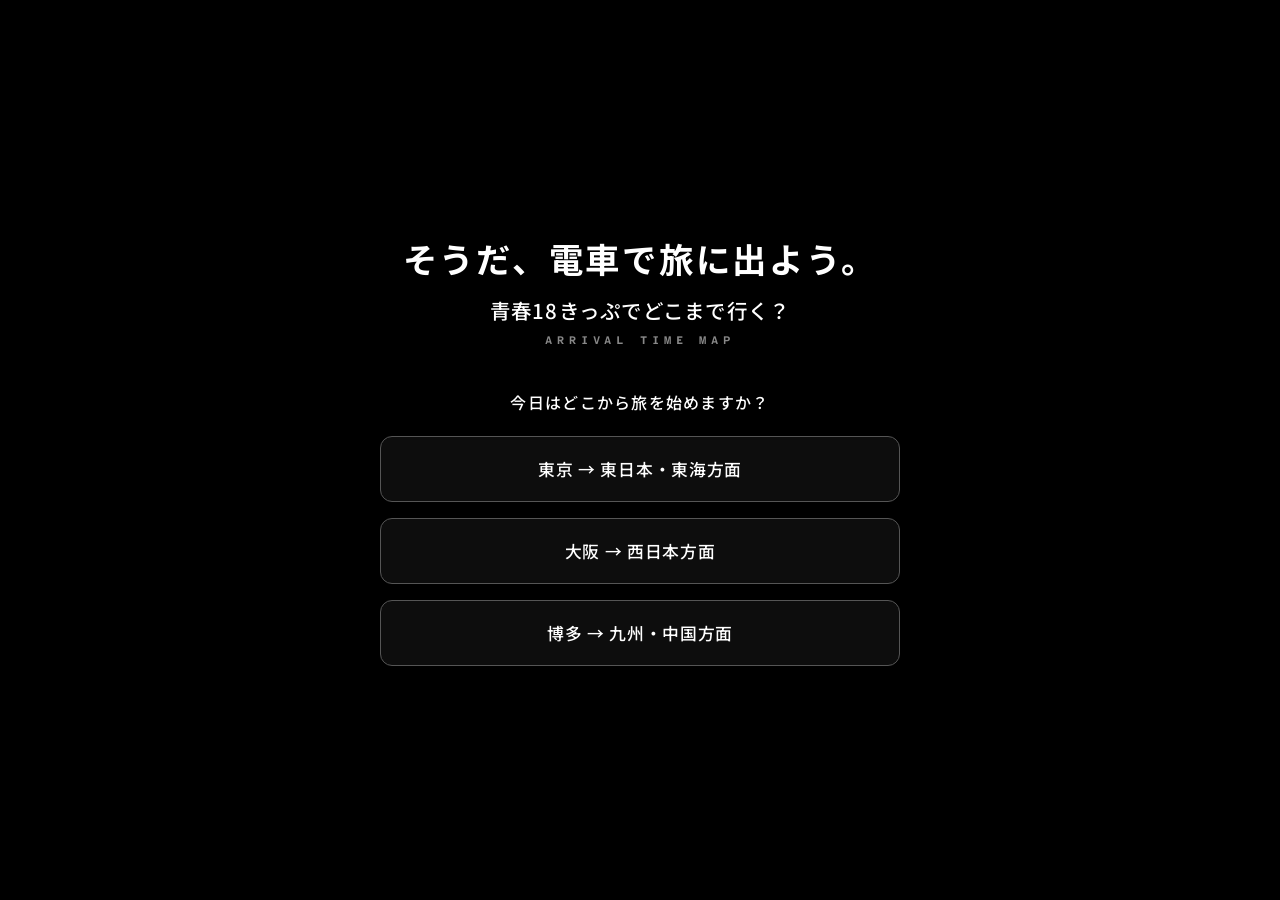
<file: index.html>
<!DOCTYPE html>
<html lang="ja">

<head>
    <meta charset="UTF-8">
    <meta name="viewport" content="width=device-width, initial-scale=1.0">
    <title>そうだ、電車で旅に出よう。</title>
    <link rel="preconnect" href="https://fonts.googleapis.com">
    <link rel="preconnect" href="https://fonts.gstatic.com" crossorigin>
    <link rel="stylesheet"
        href="https://fonts.googleapis.com/css2?family=Atkinson+Hyperlegible+Mono:wght@400;700&family=Noto+Sans+JP:wght@400;500;700&display=swap">
    <style>
        * {
            box-sizing: border-box;
        }

        body {
            margin: 0;
            min-height: 100vh;
            background: #000;
            color: #fff;
            font-family: "Noto Sans JP", sans-serif;
            display: flex;
            align-items: center;
            justify-content: center;
            text-align: center;
        }

        .container {
            width: 90%;
            max-width: 520px;
        }

        h1 {
            font-size: clamp(1.45rem, 5.4vw, 2.15rem);
            font-weight: 700;
            margin: 0 0 12px;
            letter-spacing: .08em;
            line-height: 1.45;
        }

        .lead {
            margin: 0 0 8px;
            font-size: clamp(1.05rem, 3.8vw, 1.28rem);
            font-weight: 500;
            letter-spacing: .06em;
        }

        .en {
            margin: 0 0 42px;
            font-family: "Atkinson Hyperlegible Mono", monospace;
            font-size: .72rem;
            font-weight: 700;
            color: #888;
            letter-spacing: .42em;
        }

        .ask {
            margin: 0 0 22px;
            font-size: 1rem;
            font-weight: 500;
            letter-spacing: .08em;
        }

        .buttons {
            display: flex;
            flex-direction: column;
            gap: 16px;
        }

        a {
            display: block;
            padding: 20px 18px;
            border: 1px solid #555;
            border-radius: 12px;
            background: rgba(255, 255, 255, .05);
            color: #fff;
            text-decoration: none;
            font-size: 1.05rem;
            font-weight: 500;
            letter-spacing: .04em;
            transition: .2s;
        }

        a:hover {
            background: rgba(255, 255, 255, .15);
            border-color: #f2c14e;
            color: #f2c14e;
        }
    </style>
    <link rel="stylesheet" href="sl-transition.css">
    <script>try{if(sessionStorage.getItem('sl-dir'))document.documentElement.classList.add('sl-wait')}catch(e){}</script>
</head>

<body>
    <main class="container">
        <h1>そうだ、電車で旅に出よう。</h1>
        <p class="lead">青春18きっぷでどこまで行く？</p>
        <p class="en">ARRIVAL TIME MAP</p>
        <p class="ask">今日はどこから旅を始めますか？</p>
        <div class="buttons">
            <a href="tokyo.html">東京 → 東日本・東海方面</a>
            <a href="osaka.html">大阪 → 西日本方面</a>
            <a href="hukuoka.html">博多 → 九州・中国方面</a>
        </div>
    </main>
    <script src="sl-transition.js"></script>
</body>

</html>
</file>
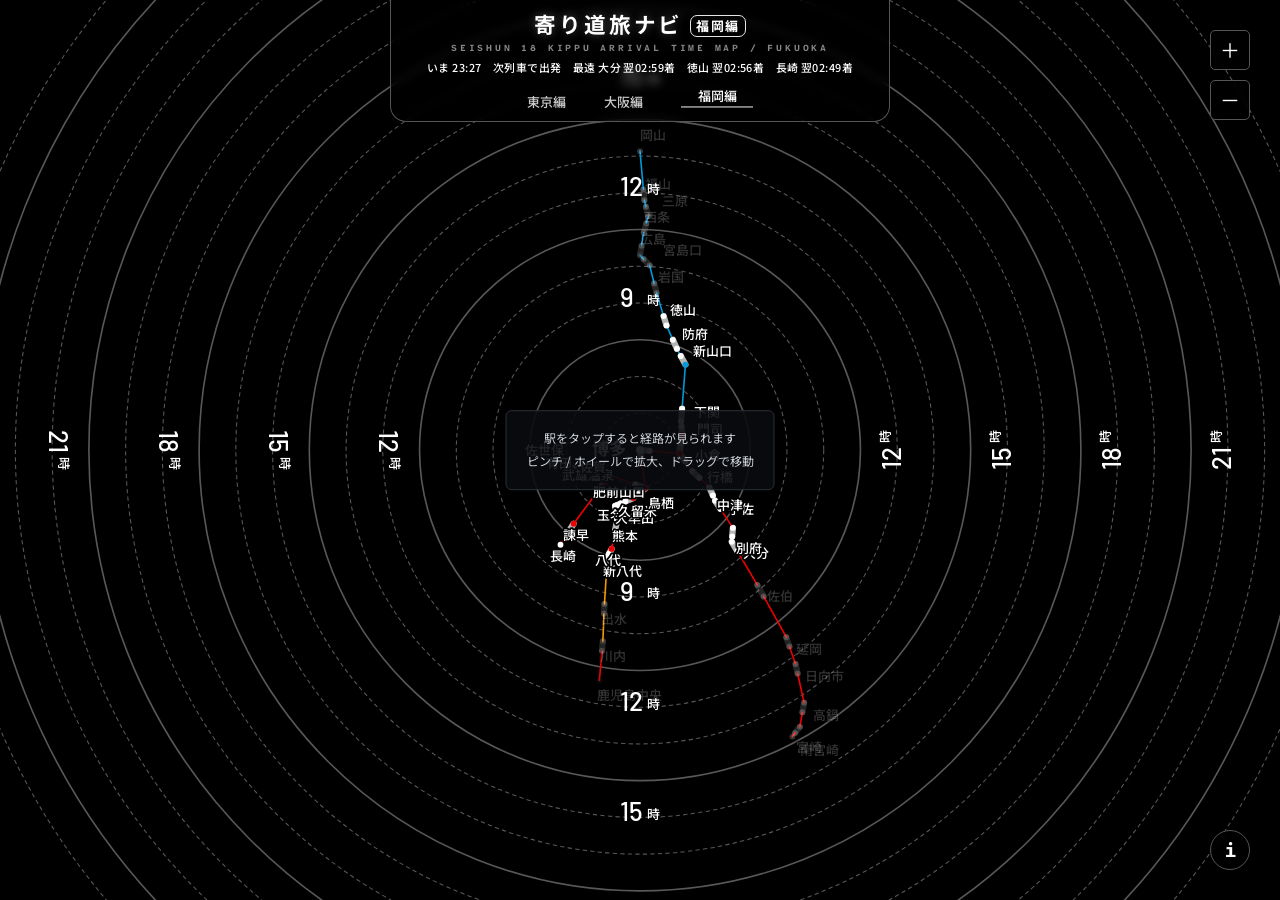
<file: hukuoka.html>
<!DOCTYPE html>
<html lang="ja">

<head>
  <meta charset="utf-8">
  <meta name="viewport" content="width=device-width, initial-scale=1, maximum-scale=1, user-scalable=no">
  <title>寄り道旅ナビ 福岡編</title>
  <meta name="description" content="いまの時刻から、青春18きっぷで次に乗れる列車をつないだときの各駅到着を等時線で表したマップです。">
  <link rel="preconnect" href="https://fonts.googleapis.com">
  <link rel="preconnect" href="https://fonts.gstatic.com" crossorigin>
  <link rel="stylesheet"
    href="https://fonts.googleapis.com/css2?family=Atkinson+Hyperlegible+Mono:wght@400;700&family=Barlow:wght@500&family=Hanken+Grotesk:wght@400;500;600&family=Noto+Sans+JP:wght@400;500;700&display=swap">
  <link rel="stylesheet" href="sl-transition.css">
  <script>try{if(sessionStorage.getItem('sl-dir'))document.documentElement.classList.add('sl-wait')}catch(e){}</script>
  <script>
    (function () {
      var u = navigator.userAgent,
        ios = /iPhone|iPad|iPod/.test(u) || (/Macintosh/.test(u) && navigator.maxTouchPoints > 1),
        mac = /Macintosh/.test(u) && /Safari/.test(u) && !/Chrome|Chromium|Edg|OPR|Android/.test(u);
      if (ios || mac) document.documentElement.classList.add('is-safari');
    })();
  </script>
  <link rel="stylesheet" href="common.css">
  <link rel="stylesheet" href="hukuoka.css">
</head>

<body>
  <svg id="map" preserveAspectRatio="xMidYMid slice" xmlns="http://www.w3.org/2000/svg" viewBox="0 0 595.3 841.9">
    <defs>
      <filter id="glow" filterUnits="userSpaceOnUse" x="0" y="0" width="595.3" height="841.9"
        color-interpolation-filters="sRGB">
        <feGaussianBlur in="SourceAlpha" stdDeviation="1.5" result="b1" />
        <feFlood flood-color="#f2c14e" flood-opacity="0.85" result="f1" />
        <feComposite in="f1" in2="b1" operator="in" result="g1" />
        <feGaussianBlur in="SourceAlpha" stdDeviation="4" result="b2" />
        <feFlood flood-color="#f2c14e" flood-opacity="0.5" result="f2" />
        <feComposite in="f2" in2="b2" operator="in" result="g2" />
        <feMerge>
          <feMergeNode in="g2" />
          <feMergeNode in="g2" />
          <feMergeNode in="g1" />
          <feMergeNode in="g1" />
          <feMergeNode in="SourceGraphic" />
        </feMerge>
      </filter>
      <filter id="glowPick" filterUnits="userSpaceOnUse" x="0" y="0" width="595.3" height="841.9"
        color-interpolation-filters="sRGB">
        <feGaussianBlur in="SourceAlpha" stdDeviation="2" result="b1" />
        <feFlood flood-color="#f2c14e" flood-opacity="1" result="f1" />
        <feComposite in="f1" in2="b1" operator="in" result="g1" />
        <feGaussianBlur in="SourceAlpha" stdDeviation="5" result="b2" />
        <feFlood flood-color="#f2c14e" flood-opacity="0.75" result="f2" />
        <feComposite in="f2" in2="b2" operator="in" result="g2" />
        <feMerge>
          <feMergeNode in="g2" />
          <feMergeNode in="g2" />
          <feMergeNode in="g1" />
          <feMergeNode in="g1" />
          <feMergeNode in="SourceGraphic" />
        </feMerge>
      </filter>
    </defs>
    <rect width="595.3" height="841.9" fill="#000" />
    <circle cx="365.7" cy="493.2" r="17.01" fill="none" stroke="#595757" stroke-width="0.5" stroke-dasharray="2,1.5" />
    <circle cx="365.7" cy="493.2" r="34.02" fill="none" stroke="#595757" stroke-width="0.5" stroke-dasharray="2,1.5" />
    <circle cx="365.7" cy="493.2" r="51.03" fill="none" stroke="#595757" stroke-width="0.75" />
    <circle cx="365.7" cy="493.2" r="68.04" fill="none" stroke="#595757" stroke-width="0.5" stroke-dasharray="2,1.5" />
    <circle cx="365.7" cy="493.2" r="85.05" fill="none" stroke="#595757" stroke-width="0.5" stroke-dasharray="2,1.5" />
    <circle cx="365.7" cy="493.2" r="102.06" fill="none" stroke="#595757" stroke-width="0.75" />
    <circle cx="365.7" cy="493.2" r="119.07" fill="none" stroke="#595757" stroke-width="0.5" stroke-dasharray="2,1.5" />
    <circle cx="365.7" cy="493.2" r="136.08" fill="none" stroke="#595757" stroke-width="0.5" stroke-dasharray="2,1.5" />
    <circle cx="365.7" cy="493.2" r="153.09" fill="none" stroke="#595757" stroke-width="0.75" />
    <circle cx="365.7" cy="493.2" r="170.10" fill="none" stroke="#595757" stroke-width="0.5" stroke-dasharray="2,1.5" />
    <circle cx="365.7" cy="493.2" r="187.11" fill="none" stroke="#595757" stroke-width="0.5" stroke-dasharray="2,1.5" />
    <circle cx="365.7" cy="493.2" r="204.12" fill="none" stroke="#595757" stroke-width="0.75" />
    <circle cx="365.7" cy="493.2" r="221.13" fill="none" stroke="#595757" stroke-width="0.5" stroke-dasharray="2,1.5" />
    <circle cx="365.7" cy="493.2" r="238.14" fill="none" stroke="#595757" stroke-width="0.5" stroke-dasharray="2,1.5" />
    <circle cx="365.7" cy="493.2" r="255.15" fill="none" stroke="#595757" stroke-width="0.75" />
    <circle cx="365.7" cy="493.2" r="272.16" fill="none" stroke="#595757" stroke-width="0.5" stroke-dasharray="2,1.5" />
    <circle cx="365.7" cy="493.2" r="289.17" fill="none" stroke="#595757" stroke-width="0.5" stroke-dasharray="2,1.5" />
    <circle cx="365.7" cy="493.2" r="306.18" fill="none" stroke="#595757" stroke-width="0.75" />
    <circle cx="365.7" cy="493.2" r="323.19" fill="none" stroke="#595757" stroke-width="0.5" stroke-dasharray="2,1.5" />
    <line data-e="博多&gt;小倉" data-sn="博多" x1="365.70" y1="493.20" x2="370.18" y2="493.59" stroke="#B5B5B6"
      stroke-width="2.9" stroke-linecap="round" />
    <line data-e="博多&gt;鳥栖" data-sn="博多" x1="365.70" y1="493.20" x2="366.33" y2="497.66" stroke="#B5B5B6"
      stroke-width="2.9" stroke-linecap="round" />
    <line data-e="小倉&gt;門司" data-sn="小倉" x1="384.06" y1="494.81" x2="384.64" y2="490.34" stroke="#B5B5B6"
      stroke-width="2.9" stroke-linecap="round" />
    <line data-e="小倉&gt;行橋" data-sn="小倉" x1="384.06" y1="494.81" x2="386.67" y2="498.47" stroke="#B5B5B6"
      stroke-width="2.9" stroke-linecap="round" />
    <line data-e="門司&gt;下関" data-sn="門司" x1="385.20" y1="486.10" x2="384.92" y2="482.24" stroke="#B5B5B6"
      stroke-width="2.9" stroke-linecap="round" />
    <line data-e="下関&gt;新山口" data-sn="下関" x1="384.74" y1="479.87" x2="385.18" y2="474.10" stroke="#B5B5B6"
      stroke-width="2.9" stroke-linecap="round" />
    <line data-e="新山口&gt;防府" data-sn="新山口" x1="386.73" y1="453.65" x2="384.59" y2="449.69" stroke="#B5B5B6"
      stroke-width="2.9" stroke-linecap="round" />
    <line data-e="防府&gt;徳山" data-sn="防府" x1="382.77" y1="446.31" x2="380.94" y2="442.20" stroke="#B5B5B6"
      stroke-width="2.9" stroke-linecap="round" />
    <line data-e="徳山&gt;岩国" data-sn="徳山" x1="377.96" y1="435.52" x2="376.64" y2="431.22" stroke="#B5B5B6"
      stroke-width="2.9" stroke-linecap="round" />
    <line data-e="岩国&gt;宮島口" data-sn="岩国" x1="373.35" y1="420.46" x2="372.26" y2="416.09" stroke="#B5B5B6"
      stroke-width="2.9" stroke-linecap="round" />
    <line data-e="宮島口&gt;広島" data-sn="宮島口" x1="370.18" y1="407.70" x2="367.40" y2="404.82" stroke="#B5B5B6"
      stroke-width="2.9" stroke-linecap="round" />
    <line data-e="広島&gt;西条" data-sn="広島" x1="365.70" y1="403.05" x2="366.44" y2="398.61" stroke="#B5B5B6"
      stroke-width="2.9" stroke-linecap="round" />
    <line data-e="西条&gt;三原" data-sn="西条" x1="367.46" y1="392.57" x2="368.61" y2="388.22" stroke="#B5B5B6"
      stroke-width="2.9" stroke-linecap="round" />
    <line data-e="三原&gt;福山" data-sn="三原" x1="369.48" y1="384.97" x2="368.44" y2="380.59" stroke="#B5B5B6"
      stroke-width="2.9" stroke-linecap="round" />
    <line data-e="福山&gt;岡山" data-sn="福山" x1="367.72" y1="377.55" x2="367.27" y2="372.56" stroke="#B5B5B6"
      stroke-width="2.9" stroke-linecap="round" />
    <line data-e="行橋&gt;中津" data-sn="行橋" x1="389.88" y1="502.97" x2="393.19" y2="506.03" stroke="#B5B5B6"
      stroke-width="2.9" stroke-linecap="round" />
    <line data-e="中津&gt;宇佐" data-sn="中津" x1="397.74" y1="510.24" x2="399.44" y2="514.22" stroke="#B5B5B6"
      stroke-width="2.9" stroke-linecap="round" />
    <line data-e="宇佐&gt;別府" data-sn="宇佐" x1="400.48" y1="516.66" x2="402.94" y2="520.43" stroke="#B5B5B6"
      stroke-width="2.9" stroke-linecap="round" />
    <line data-e="別府&gt;大分" data-sn="別府" x1="408.70" y1="529.28" x2="408.39" y2="533.26" stroke="#B5B5B6"
      stroke-width="2.9" stroke-linecap="round" />
    <line data-e="大分&gt;佐伯" data-sn="大分" x1="408.20" y1="535.70" x2="410.80" y2="540.09" stroke="#B5B5B6"
      stroke-width="2.9" stroke-linecap="round" />
    <line data-e="佐伯&gt;延岡" data-sn="佐伯" x1="420.01" y1="555.68" x2="422.96" y2="561.00" stroke="#B5B5B6"
      stroke-width="2.9" stroke-linecap="round" />
    <line data-e="延岡&gt;日向市" data-sn="延岡" x1="433.42" y1="579.88" x2="434.89" y2="584.13" stroke="#B5B5B6"
      stroke-width="2.9" stroke-linecap="round" />
    <line data-e="日向市&gt;高鍋" data-sn="日向市" x1="437.69" y1="592.28" x2="438.66" y2="596.67" stroke="#B5B5B6"
      stroke-width="2.9" stroke-linecap="round" />
    <line data-e="高鍋&gt;宮崎" data-sn="高鍋" x1="441.67" y1="610.18" x2="440.89" y2="614.61" stroke="#B5B5B6"
      stroke-width="2.9" stroke-linecap="round" />
    <line data-e="宮崎&gt;南宮崎" data-sn="宮崎" x1="439.69" y1="621.36" x2="437.55" y2="624.15" stroke="#B5B5B6"
      stroke-width="2.9" stroke-linecap="round" />
    <line data-e="鳥栖&gt;久留米" data-sn="鳥栖" x1="368.19" y1="510.89" x2="364.71" y2="513.71" stroke="#B5B5B6"
      stroke-width="2.9" stroke-linecap="round" />
    <line data-e="鳥栖&gt;佐賀" data-sn="鳥栖" x1="368.19" y1="510.89" x2="363.51" y2="509.19" stroke="#B5B5B6"
      stroke-width="2.9" stroke-linecap="round" />
    <line data-e="久留米&gt;大牟田" data-sn="久留米" x1="362.58" y1="515.43" x2="358.92" y2="517.01" stroke="#B5B5B6"
      stroke-width="2.9" stroke-linecap="round" />
    <line data-e="大牟田&gt;玉名" data-sn="大牟田" x1="356.68" y1="517.98" x2="355.12" y2="518.67" stroke="#B5B5B6"
      stroke-width="2.9" stroke-linecap="round" />
    <line data-e="玉名&gt;熊本" data-sn="玉名" x1="354.17" y1="519.10" x2="354.69" y2="523.44" stroke="#B5B5B6"
      stroke-width="2.9" stroke-linecap="round" />
    <line data-e="熊本&gt;八代" data-sn="熊本" x1="355.01" y1="526.09" x2="354.17" y2="530.52" stroke="#B5B5B6"
      stroke-width="2.9" stroke-linecap="round" />
    <line data-e="八代&gt;新八代" data-sn="八代" x1="352.57" y1="538.98" x2="351.36" y2="541.19" stroke="#B5B5B6"
      stroke-width="2.9" stroke-linecap="round" />
    <line data-e="新八代&gt;出水" data-sn="新八代" x1="350.61" y1="542.54" x2="350.31" y2="547.37" stroke="#B5B5B6"
      stroke-width="2.9" stroke-linecap="round" />
    <line data-e="出水&gt;川内" data-sn="出水" x1="349.25" y1="564.47" x2="349.05" y2="568.96" stroke="#B5B5B6"
      stroke-width="2.9" stroke-linecap="round" />
    <line data-e="川内&gt;鹿児島中央" data-sn="川内" x1="348.50" y1="581.70" x2="348.10" y2="586.18" stroke="#B5B5B6"
      stroke-width="2.9" stroke-linecap="round" />
    <line data-e="佐賀&gt;肥前山口" data-sn="佐賀" x1="346.93" y1="503.18" x2="348.38" y2="506.17" stroke="#B5B5B6"
      stroke-width="2.9" stroke-linecap="round" />
    <line data-e="佐賀&gt;武雄温泉" data-sn="佐賀" x1="346.93" y1="503.18" x2="342.43" y2="502.96" stroke="#B5B5B6"
      stroke-width="2.9" stroke-linecap="round" />
    <line data-e="肥前山口&gt;諫早" data-sn="肥前山口" x1="349.27" y1="508.00" x2="346.12" y2="512.25" stroke="#B5B5B6"
      stroke-width="2.9" stroke-linecap="round" />
    <line data-e="諫早&gt;長崎" data-sn="諫早" x1="334.97" y1="527.33" x2="332.59" y2="531.15" stroke="#B5B5B6"
      stroke-width="2.9" stroke-linecap="round" />
    <line data-e="武雄温泉&gt;有田" data-sn="武雄温泉" x1="336.58" y1="502.66" x2="332.70" y2="500.38" stroke="#B5B5B6"
      stroke-width="2.9" stroke-linecap="round" />
    <line data-e="有田&gt;佐世保" data-sn="有田" x1="329.20" y1="498.33" x2="325.25" y2="496.18" stroke="#B5B5B6"
      stroke-width="2.9" stroke-linecap="round" />
    <line data-e="博多&gt;小倉" x1="370.18" y1="493.59" x2="384.06" y2="494.81" stroke="#F00000" stroke-width="0.75"
      stroke-linecap="round" />
    <line data-e="博多&gt;鳥栖" x1="366.33" y1="497.66" x2="368.19" y2="510.89" stroke="#F00000" stroke-width="0.75"
      stroke-linecap="round" />
    <line data-e="小倉&gt;門司" x1="384.64" y1="490.34" x2="385.20" y2="486.10" stroke="#F00000" stroke-width="0.75"
      stroke-linecap="round" />
    <line data-e="小倉&gt;行橋" x1="386.67" y1="498.47" x2="389.88" y2="502.97" stroke="#F00000" stroke-width="0.75"
      stroke-linecap="round" />
    <line data-e="門司&gt;下関" x1="384.92" y1="482.24" x2="384.74" y2="479.87" stroke="#0099D9" stroke-width="0.75"
      stroke-linecap="round" />
    <line data-e="下関&gt;新山口" x1="385.18" y1="474.10" x2="386.73" y2="453.65" stroke="#0099D9" stroke-width="0.75"
      stroke-linecap="round" />
    <line data-e="新山口&gt;防府" x1="384.59" y1="449.69" x2="382.77" y2="446.31" stroke="#0099D9" stroke-width="0.75"
      stroke-linecap="round" />
    <line data-e="防府&gt;徳山" x1="380.94" y1="442.20" x2="377.96" y2="435.52" stroke="#0099D9" stroke-width="0.75"
      stroke-linecap="round" />
    <line data-e="徳山&gt;岩国" x1="376.64" y1="431.22" x2="373.35" y2="420.46" stroke="#0099D9" stroke-width="0.75"
      stroke-linecap="round" />
    <line data-e="岩国&gt;宮島口" x1="372.26" y1="416.09" x2="370.18" y2="407.70" stroke="#0099D9" stroke-width="0.75"
      stroke-linecap="round" />
    <line data-e="宮島口&gt;広島" x1="367.40" y1="404.82" x2="365.70" y2="403.05" stroke="#0099D9" stroke-width="0.75"
      stroke-linecap="round" />
    <line data-e="広島&gt;西条" x1="366.44" y1="398.61" x2="367.46" y2="392.57" stroke="#0099D9" stroke-width="0.75"
      stroke-linecap="round" />
    <line data-e="西条&gt;三原" x1="368.61" y1="388.22" x2="369.48" y2="384.97" stroke="#0099D9" stroke-width="0.75"
      stroke-linecap="round" />
    <line data-e="三原&gt;福山" x1="368.44" y1="380.59" x2="367.72" y2="377.55" stroke="#0099D9" stroke-width="0.75"
      stroke-linecap="round" />
    <line data-e="福山&gt;岡山" x1="367.27" y1="372.56" x2="365.70" y2="354.85" stroke="#0099D9" stroke-width="0.75"
      stroke-linecap="round" />
    <line data-e="行橋&gt;中津" x1="393.19" y1="506.03" x2="397.74" y2="510.24" stroke="#F00000" stroke-width="0.75"
      stroke-linecap="round" />
    <line data-e="中津&gt;宇佐" x1="399.44" y1="514.22" x2="400.48" y2="516.66" stroke="#F00000" stroke-width="0.75"
      stroke-linecap="round" />
    <line data-e="宇佐&gt;別府" x1="402.94" y1="520.43" x2="408.70" y2="529.28" stroke="#F00000" stroke-width="0.75"
      stroke-linecap="round" />
    <line data-e="別府&gt;大分" x1="408.39" y1="533.26" x2="408.20" y2="535.70" stroke="#F00000" stroke-width="0.75"
      stroke-linecap="round" />
    <line data-e="大分&gt;佐伯" x1="410.80" y1="540.09" x2="420.01" y2="555.68" stroke="#F00000" stroke-width="0.75"
      stroke-linecap="round" />
    <line data-e="佐伯&gt;延岡" x1="422.96" y1="561.00" x2="433.42" y2="579.88" stroke="#F00000" stroke-width="0.75"
      stroke-linecap="round" />
    <line data-e="延岡&gt;日向市" x1="434.89" y1="584.13" x2="437.69" y2="592.28" stroke="#F00000" stroke-width="0.75"
      stroke-linecap="round" />
    <line data-e="日向市&gt;高鍋" x1="438.66" y1="596.67" x2="441.67" y2="610.18" stroke="#F00000" stroke-width="0.75"
      stroke-linecap="round" />
    <line data-e="高鍋&gt;宮崎" x1="440.89" y1="614.61" x2="439.69" y2="621.36" stroke="#F00000" stroke-width="0.75"
      stroke-linecap="round" />
    <line data-e="宮崎&gt;南宮崎" x1="437.55" y1="624.15" x2="436.24" y2="625.87" stroke="#F00000" stroke-width="0.75"
      stroke-linecap="round" />
    <line data-e="鳥栖&gt;久留米" x1="364.71" y1="513.71" x2="362.58" y2="515.43" stroke="#F00000" stroke-width="0.75"
      stroke-linecap="round" />
    <line data-e="鳥栖&gt;佐賀" x1="363.51" y1="509.19" x2="346.93" y2="503.18" stroke="#F00000" stroke-width="0.75"
      stroke-linecap="round" />
    <line data-e="久留米&gt;大牟田" x1="358.92" y1="517.01" x2="356.68" y2="517.98" stroke="#F00000" stroke-width="0.75"
      stroke-linecap="round" />
    <line data-e="大牟田&gt;玉名" x1="355.12" y1="518.67" x2="354.17" y2="519.10" stroke="#F00000" stroke-width="0.75"
      stroke-linecap="round" />
    <line data-e="玉名&gt;熊本" x1="354.69" y1="523.44" x2="355.01" y2="526.09" stroke="#F00000" stroke-width="0.75"
      stroke-linecap="round" />
    <line data-e="熊本&gt;八代" x1="354.17" y1="530.52" x2="352.57" y2="538.98" stroke="#F00000" stroke-width="0.75"
      stroke-linecap="round" />
    <line data-e="八代&gt;新八代" x1="351.36" y1="541.19" x2="350.61" y2="542.54" stroke="#F00000" stroke-width="0.75"
      stroke-linecap="round" />
    <line data-e="新八代&gt;出水" x1="350.31" y1="547.37" x2="349.25" y2="564.47" stroke="#F39800" stroke-width="0.75"
      stroke-linecap="round" />
    <line data-e="出水&gt;川内" x1="349.05" y1="568.96" x2="348.50" y2="581.70" stroke="#F39800" stroke-width="0.75"
      stroke-linecap="round" />
    <line data-e="川内&gt;鹿児島中央" x1="348.10" y1="586.18" x2="346.89" y2="599.85" stroke="#F00000" stroke-width="0.75"
      stroke-linecap="round" />
    <line data-e="佐賀&gt;肥前山口" x1="348.38" y1="506.17" x2="349.27" y2="508.00" stroke="#F00000" stroke-width="0.75"
      stroke-linecap="round" />
    <line data-e="佐賀&gt;武雄温泉" x1="342.43" y1="502.96" x2="336.58" y2="502.66" stroke="#F00000" stroke-width="0.75"
      stroke-linecap="round" />
    <line data-e="肥前山口&gt;諫早" x1="346.12" y1="512.25" x2="334.97" y2="527.33" stroke="#F00000" stroke-width="0.75"
      stroke-linecap="round" />
    <line data-e="諫早&gt;長崎" x1="332.59" y1="531.15" x2="328.89" y2="537.07" stroke="#F00000" stroke-width="0.75"
      stroke-linecap="round" />
    <line data-e="武雄温泉&gt;有田" x1="332.70" y1="500.38" x2="329.20" y2="498.33" stroke="#F00000" stroke-width="0.75"
      stroke-linecap="round" />
    <line data-e="有田&gt;佐世保" x1="325.25" y1="496.18" x2="319.77" y2="493.20" stroke="#F00000" stroke-width="0.75"
      stroke-linecap="round" />
    <circle data-e="博多&gt;小倉" data-sn="博多" cx="370.18" cy="493.59" r="1.35" fill="#fff" />
    <circle data-e="博多&gt;鳥栖" data-sn="博多" cx="366.33" cy="497.66" r="1.35" fill="#fff" />
    <circle data-e="小倉&gt;門司" data-sn="小倉" cx="384.64" cy="490.34" r="1.35" fill="#fff" />
    <circle data-e="小倉&gt;行橋" data-sn="小倉" cx="386.67" cy="498.47" r="1.35" fill="#fff" />
    <circle data-e="門司&gt;下関" data-sn="門司" cx="384.92" cy="482.24" r="1.35" fill="#fff" />
    <circle data-e="下関&gt;新山口" data-sn="下関" cx="385.18" cy="474.10" r="1.35" fill="#fff" />
    <circle data-e="新山口&gt;防府" data-sn="新山口" cx="384.59" cy="449.69" r="1.35" fill="#fff" />
    <circle data-e="防府&gt;徳山" data-sn="防府" cx="380.94" cy="442.20" r="1.35" fill="#fff" />
    <circle data-e="徳山&gt;岩国" data-sn="徳山" cx="376.64" cy="431.22" r="1.35" fill="#fff" />
    <circle data-e="岩国&gt;宮島口" data-sn="岩国" cx="372.26" cy="416.09" r="1.35" fill="#fff" />
    <circle data-e="宮島口&gt;広島" data-sn="宮島口" cx="367.40" cy="404.82" r="1.35" fill="#fff" />
    <circle data-e="広島&gt;西条" data-sn="広島" cx="366.44" cy="398.61" r="1.35" fill="#fff" />
    <circle data-e="西条&gt;三原" data-sn="西条" cx="368.61" cy="388.22" r="1.35" fill="#fff" />
    <circle data-e="三原&gt;福山" data-sn="三原" cx="368.44" cy="380.59" r="1.35" fill="#fff" />
    <circle data-e="福山&gt;岡山" data-sn="福山" cx="367.27" cy="372.56" r="1.35" fill="#fff" />
    <circle data-e="行橋&gt;中津" data-sn="行橋" cx="393.19" cy="506.03" r="1.35" fill="#fff" />
    <circle data-e="中津&gt;宇佐" data-sn="中津" cx="399.44" cy="514.22" r="1.35" fill="#fff" />
    <circle data-e="宇佐&gt;別府" data-sn="宇佐" cx="402.94" cy="520.43" r="1.35" fill="#fff" />
    <circle data-e="別府&gt;大分" data-sn="別府" cx="408.39" cy="533.26" r="1.35" fill="#fff" />
    <circle data-e="大分&gt;佐伯" data-sn="大分" cx="410.80" cy="540.09" r="1.35" fill="#fff" />
    <circle data-e="佐伯&gt;延岡" data-sn="佐伯" cx="422.96" cy="561.00" r="1.35" fill="#fff" />
    <circle data-e="延岡&gt;日向市" data-sn="延岡" cx="434.89" cy="584.13" r="1.35" fill="#fff" />
    <circle data-e="日向市&gt;高鍋" data-sn="日向市" cx="438.66" cy="596.67" r="1.35" fill="#fff" />
    <circle data-e="高鍋&gt;宮崎" data-sn="高鍋" cx="440.89" cy="614.61" r="1.35" fill="#fff" />
    <circle data-e="宮崎&gt;南宮崎" data-sn="宮崎" cx="437.55" cy="624.15" r="1.35" fill="#fff" />
    <circle data-e="鳥栖&gt;久留米" data-sn="鳥栖" cx="364.71" cy="513.71" r="1.35" fill="#fff" />
    <circle data-e="鳥栖&gt;佐賀" data-sn="鳥栖" cx="363.51" cy="509.19" r="1.35" fill="#fff" />
    <circle data-e="久留米&gt;大牟田" data-sn="久留米" cx="358.92" cy="517.01" r="1.35" fill="#fff" />
    <circle data-e="大牟田&gt;玉名" data-sn="大牟田" cx="355.12" cy="518.67" r="1.35" fill="#fff" />
    <circle data-e="玉名&gt;熊本" data-sn="玉名" cx="354.69" cy="523.44" r="1.35" fill="#fff" />
    <circle data-e="熊本&gt;八代" data-sn="熊本" cx="354.17" cy="530.52" r="1.35" fill="#fff" />
    <circle data-e="八代&gt;新八代" data-sn="八代" cx="351.36" cy="541.19" r="1.35" fill="#fff" />
    <circle data-e="新八代&gt;出水" data-sn="新八代" cx="350.31" cy="547.37" r="1.35" fill="#fff" />
    <circle data-e="出水&gt;川内" data-sn="出水" cx="349.05" cy="568.96" r="1.35" fill="#fff" />
    <circle data-e="川内&gt;鹿児島中央" data-sn="川内" cx="348.10" cy="586.18" r="1.35" fill="#fff" />
    <circle data-e="佐賀&gt;肥前山口" data-sn="佐賀" cx="348.38" cy="506.17" r="1.35" fill="#fff" />
    <circle data-e="佐賀&gt;武雄温泉" data-sn="佐賀" cx="342.43" cy="502.96" r="1.35" fill="#fff" />
    <circle data-e="肥前山口&gt;諫早" data-sn="肥前山口" cx="346.12" cy="512.25" r="1.35" fill="#fff" />
    <circle data-e="諫早&gt;長崎" data-sn="諫早" cx="332.59" cy="531.15" r="1.35" fill="#fff" />
    <circle data-e="武雄温泉&gt;有田" data-sn="武雄温泉" cx="332.70" cy="500.38" r="1.35" fill="#fff" />
    <circle data-e="有田&gt;佐世保" data-sn="有田" cx="325.25" cy="496.18" r="1.35" fill="#fff" />
    <circle class="onl" data-onl="博多" cx="365.70" cy="493.20" r="1.55" fill="#fff" />
    <circle class="onl" data-onl="小倉" cx="384.06" cy="494.81" r="1.55" fill="#fff" />
    <circle class="onl" data-onl="門司" cx="385.20" cy="486.10" r="1.55" fill="#fff" />
    <circle class="onl" data-onl="下関" cx="384.74" cy="479.87" r="1.55" fill="#fff" />
    <circle class="onl" data-onl="新山口" cx="386.73" cy="453.65" r="1.55" fill="#fff" />
    <circle class="onl" data-onl="徳山" cx="377.96" cy="435.52" r="1.55" fill="#fff" />
    <circle class="onl" data-onl="岩国" cx="373.35" cy="420.46" r="1.55" fill="#fff" />
    <circle class="onl" data-onl="広島" cx="365.70" cy="403.05" r="1.55" fill="#fff" />
    <circle class="onl" data-onl="福山" cx="367.72" cy="377.55" r="1.55" fill="#fff" />
    <circle class="onl" data-onl="岡山" cx="365.70" cy="354.85" r="1.55" fill="#fff" />
    <circle class="onl" data-onl="行橋" cx="389.88" cy="502.97" r="1.55" fill="#fff" />
    <circle class="onl" data-onl="中津" cx="397.74" cy="510.24" r="1.55" fill="#fff" />
    <circle class="onl" data-onl="宇佐" cx="400.48" cy="516.66" r="1.55" fill="#fff" />
    <circle class="onl" data-onl="別府" cx="408.70" cy="529.28" r="1.55" fill="#fff" />
    <circle class="onl" data-onl="大分" cx="408.20" cy="535.70" r="1.55" fill="#fff" />
    <circle class="onl" data-onl="佐伯" cx="420.01" cy="555.68" r="1.55" fill="#fff" />
    <circle class="onl" data-onl="延岡" cx="433.42" cy="579.88" r="1.55" fill="#fff" />
    <circle class="onl" data-onl="南宮崎" cx="436.24" cy="625.87" r="1.55" fill="#fff" />
    <circle class="onl" data-onl="宮崎" cx="439.69" cy="621.36" r="1.55" fill="#fff" />
    <circle class="onl" data-onl="鳥栖" cx="368.19" cy="510.89" r="1.55" fill="#fff" />
    <circle class="onl" data-onl="久留米" cx="362.58" cy="515.43" r="1.55" fill="#fff" />
    <circle class="onl" data-onl="大牟田" cx="356.68" cy="517.98" r="1.55" fill="#fff" />
    <circle class="onl" data-onl="熊本" cx="355.01" cy="526.09" r="1.55" fill="#fff" />
    <circle class="onl" data-onl="八代" cx="352.57" cy="538.98" r="1.55" fill="#fff" />
    <circle class="onl" data-onl="出水" cx="349.25" cy="564.47" r="1.55" fill="#fff" />
    <circle class="onl" data-onl="川内" cx="348.50" cy="581.70" r="1.55" fill="#fff" />
    <circle class="onl" data-onl="鹿児島中央" cx="346.89" cy="599.85" r="1.55" fill="#fff" />
    <circle class="onl" data-onl="佐賀" cx="346.93" cy="503.18" r="1.55" fill="#fff" />
    <circle class="onl" data-onl="諫早" cx="334.97" cy="527.33" r="1.55" fill="#fff" />
    <circle class="onl" data-onl="長崎" cx="328.89" cy="537.07" r="1.55" fill="#fff" />
    <circle class="onl" data-onl="武雄温泉" cx="336.58" cy="502.66" r="1.55" fill="#fff" />
    <circle class="onl" data-onl="佐世保" cx="319.77" cy="493.20" r="1.55" fill="#fff" />
    <circle class="onl" data-onl="防府" cx="382.77" cy="446.31" r="1.55" fill="#fff" />
    <circle class="onl" data-onl="宮島口" cx="370.18" cy="407.70" r="1.55" fill="#fff" />
    <circle class="onl" data-onl="西条" cx="367.46" cy="392.57" r="1.55" fill="#fff" />
    <circle class="onl" data-onl="三原" cx="369.48" cy="384.97" r="1.55" fill="#fff" />
    <circle class="onl" data-onl="玉名" cx="354.17" cy="519.10" r="1.55" fill="#fff" />
    <circle class="onl" data-onl="新八代" cx="350.61" cy="542.54" r="1.55" fill="#fff" />
    <circle class="onl" data-onl="肥前山口" cx="349.27" cy="508.00" r="1.55" fill="#fff" />
    <circle class="onl" data-onl="有田" cx="329.20" cy="498.33" r="1.55" fill="#fff" />
    <circle class="onl" data-onl="日向市" cx="437.69" cy="592.28" r="1.55" fill="#fff" />
    <circle class="onl" data-onl="高鍋" cx="441.67" cy="610.18" r="1.55" fill="#fff" />
    <circle data-st="博多" data-sn="博多" cx="365.70" cy="493.20" r="1.85" fill="#fff" />
    <circle data-st="小倉" data-sn="小倉" cx="384.06" cy="494.81" r="1.35" fill="#F00000" />
    <circle data-st="門司" data-sn="門司" cx="385.20" cy="486.10" r="1.35" fill="#F00000" />
    <circle data-st="下関" data-sn="下関" cx="384.74" cy="479.87" r="1.35" fill="#fff" />
    <circle data-st="新山口" data-sn="新山口" cx="386.73" cy="453.65" r="1.35" fill="#0099D9" />
    <circle data-st="徳山" data-sn="徳山" cx="377.96" cy="435.52" r="1.35" fill="#fff" />
    <circle data-st="岩国" data-sn="岩国" cx="373.35" cy="420.46" r="1.35" fill="#fff" />
    <circle data-st="広島" data-sn="広島" cx="365.70" cy="403.05" r="1.35" fill="#0099D9" />
    <circle data-st="福山" data-sn="福山" cx="367.72" cy="377.55" r="1.35" fill="#fff" />
    <circle data-st="岡山" data-sn="岡山" cx="365.70" cy="354.85" r="1.35" fill="#fff" />
    <circle data-st="行橋" data-sn="行橋" cx="389.88" cy="502.97" r="1.35" fill="#fff" />
    <circle data-st="中津" data-sn="中津" cx="397.74" cy="510.24" r="1.35" fill="#fff" />
    <circle data-st="宇佐" data-sn="宇佐" cx="400.48" cy="516.66" r="1.35" fill="#fff" />
    <circle data-st="別府" data-sn="別府" cx="408.70" cy="529.28" r="1.35" fill="#fff" />
    <circle data-st="大分" data-sn="大分" cx="408.20" cy="535.70" r="1.35" fill="#F00000" />
    <circle data-st="佐伯" data-sn="佐伯" cx="420.01" cy="555.68" r="1.35" fill="#fff" />
    <circle data-st="延岡" data-sn="延岡" cx="433.42" cy="579.88" r="1.35" fill="#fff" />
    <circle data-st="南宮崎" data-sn="南宮崎" cx="436.24" cy="625.87" r="1.35" fill="#fff" />
    <circle data-st="宮崎" data-sn="宮崎" cx="439.69" cy="621.36" r="1.35" fill="#fff" />
    <circle data-st="鳥栖" data-sn="鳥栖" cx="368.19" cy="510.89" r="1.35" fill="#F00000" />
    <circle data-st="久留米" data-sn="久留米" cx="362.58" cy="515.43" r="1.35" fill="#F00000" />
    <circle data-st="大牟田" data-sn="大牟田" cx="356.68" cy="517.98" r="1.35" fill="#fff" />
    <circle data-st="熊本" data-sn="熊本" cx="355.01" cy="526.09" r="1.35" fill="#F00000" />
    <circle data-st="八代" data-sn="八代" cx="352.57" cy="538.98" r="1.35" fill="#F00000" />
    <circle data-st="出水" data-sn="出水" cx="349.25" cy="564.47" r="1.35" fill="#fff" />
    <circle data-st="川内" data-sn="川内" cx="348.50" cy="581.70" r="1.35" fill="#F39800" />
    <circle data-st="鹿児島中央" data-sn="鹿児島中央" cx="346.89" cy="599.85" r="1.35" fill="#F00000" />
    <circle data-st="佐賀" data-sn="佐賀" cx="346.93" cy="503.18" r="1.35" fill="#F00000" />
    <circle data-st="諫早" data-sn="諫早" cx="334.97" cy="527.33" r="1.35" fill="#F00000" />
    <circle data-st="長崎" data-sn="長崎" cx="328.89" cy="537.07" r="1.35" fill="#fff" />
    <circle data-st="武雄温泉" data-sn="武雄温泉" cx="336.58" cy="502.66" r="1.35" fill="#fff" />
    <circle data-st="佐世保" data-sn="佐世保" cx="319.77" cy="493.20" r="1.35" fill="#fff" />
    <circle data-st="防府" data-sn="防府" cx="382.77" cy="446.31" r="1.35" fill="#fff" />
    <circle data-st="宮島口" data-sn="宮島口" cx="370.18" cy="407.70" r="1.35" fill="#fff" />
    <circle data-st="西条" data-sn="西条" cx="367.46" cy="392.57" r="1.35" fill="#fff" />
    <circle data-st="三原" data-sn="三原" cx="369.48" cy="384.97" r="1.35" fill="#fff" />
    <circle data-st="玉名" data-sn="玉名" cx="354.17" cy="519.10" r="1.35" fill="#fff" />
    <circle data-st="新八代" data-sn="新八代" cx="350.61" cy="542.54" r="1.35" fill="#fff" />
    <circle data-st="肥前山口" data-sn="肥前山口" cx="349.27" cy="508.00" r="1.35" fill="#F00000" />
    <circle data-st="有田" data-sn="有田" cx="329.20" cy="498.33" r="1.35" fill="#fff" />
    <circle data-st="日向市" data-sn="日向市" cx="437.69" cy="592.28" r="1.35" fill="#fff" />
    <circle data-st="高鍋" data-sn="高鍋" cx="441.67" cy="610.18" r="1.35" fill="#fff" />
    <g data-st="南宮崎" data-sn="南宮崎" data-dx="0.00" data-dy="0.00"><text x="439.62" y="634.42" fill="none"
        stroke="#000000" stroke-width="1.6" stroke-linejoin="round" font-size="6" font-weight="500"
        font-family="'Noto Sans JP', sans-serif">南宮崎</text><text x="439.62" y="634.42" fill="#fff" font-size="6"
        font-weight="500" font-family="'Noto Sans JP', sans-serif">南宮崎</text></g>
    <g data-st="宮崎" data-sn="宮崎" data-dx="0.00" data-dy="0.00"><text x="438.10" y="632.80" fill="none" stroke="#000000"
        stroke-width="1.6" stroke-linejoin="round" font-size="6" font-weight="500"
        font-family="'Noto Sans JP', sans-serif">宮崎</text><text x="438.10" y="632.80" fill="#fff" font-size="6"
        font-weight="500" font-family="'Noto Sans JP', sans-serif">宮崎</text></g>
    <g data-st="高鍋" data-sn="高鍋" data-dx="0.00" data-dy="0.00"><text x="445.59" y="618.42" fill="none" stroke="#000000"
        stroke-width="1.6" stroke-linejoin="round" font-size="6" font-weight="500"
        font-family="'Noto Sans JP', sans-serif">高鍋</text><text x="445.59" y="618.42" fill="#fff" font-size="6"
        font-weight="500" font-family="'Noto Sans JP', sans-serif">高鍋</text></g>
    <g data-st="岡山" data-sn="岡山" data-dx="0.00" data-dy="0.00"><text x="365.70" y="349.85" fill="none" stroke="#000000"
        stroke-width="1.6" stroke-linejoin="round" font-size="6" font-weight="500"
        font-family="'Noto Sans JP', sans-serif">岡山</text><text x="365.70" y="349.85" fill="#fff" font-size="6"
        font-weight="500" font-family="'Noto Sans JP', sans-serif">岡山</text></g>
    <g data-st="日向市" data-sn="日向市" data-dx="0.00" data-dy="0.00"><text x="441.92" y="600.31" fill="none"
        stroke="#000000" stroke-width="1.6" stroke-linejoin="round" font-size="6" font-weight="500"
        font-family="'Noto Sans JP', sans-serif">日向市</text><text x="441.92" y="600.31" fill="#fff" font-size="6"
        font-weight="500" font-family="'Noto Sans JP', sans-serif">日向市</text></g>
    <g data-st="福山" data-sn="福山" data-dx="0.00" data-dy="0.00"><text x="367.84" y="372.55" fill="none" stroke="#000000"
        stroke-width="1.6" stroke-linejoin="round" font-size="6" font-weight="500"
        font-family="'Noto Sans JP', sans-serif">福山</text><text x="367.84" y="372.55" fill="#fff" font-size="6"
        font-weight="500" font-family="'Noto Sans JP', sans-serif">福山</text></g>
    <g data-st="延岡" data-sn="延岡" data-dx="0.00" data-dy="0.00"><text x="437.85" y="587.75" fill="none" stroke="#000000"
        stroke-width="1.6" stroke-linejoin="round" font-size="6" font-weight="500"
        font-family="'Noto Sans JP', sans-serif">延岡</text><text x="437.85" y="587.75" fill="#fff" font-size="6"
        font-weight="500" font-family="'Noto Sans JP', sans-serif">延岡</text></g>
    <g data-st="三原" data-sn="三原" data-dx="0.00" data-dy="0.00"><text x="375.73" y="380.18" fill="none" stroke="#000000"
        stroke-width="1.6" stroke-linejoin="round" font-size="6" font-weight="500"
        font-family="'Noto Sans JP', sans-serif">三原</text><text x="375.73" y="380.18" fill="#fff" font-size="6"
        font-weight="500" font-family="'Noto Sans JP', sans-serif">三原</text></g>
    <g data-st="鹿児島中央" data-sn="鹿児島中央" data-dx="0.00" data-dy="0.00"><text x="345.64" y="609.14" fill="none"
        stroke="#000000" stroke-width="1.6" stroke-linejoin="round" font-size="6" font-weight="500"
        font-family="'Noto Sans JP', sans-serif">鹿児島中央</text><text x="345.64" y="609.14" fill="#fff" font-size="6"
        font-weight="500" font-family="'Noto Sans JP', sans-serif">鹿児島中央</text></g>
    <g data-st="西条" data-sn="西条" data-dx="0.00" data-dy="0.00"><text x="367.58" y="387.57" fill="none" stroke="#000000"
        stroke-width="1.6" stroke-linejoin="round" font-size="6" font-weight="500"
        font-family="'Noto Sans JP', sans-serif">西条</text><text x="367.58" y="387.57" fill="#fff" font-size="6"
        font-weight="500" font-family="'Noto Sans JP', sans-serif">西条</text></g>
    <g data-st="川内" data-sn="川内" data-dx="0.00" data-dy="0.00"><text x="347.12" y="590.96" fill="none" stroke="#000000"
        stroke-width="1.6" stroke-linejoin="round" font-size="6" font-weight="500"
        font-family="'Noto Sans JP', sans-serif">川内</text><text x="347.12" y="590.96" fill="#fff" font-size="6"
        font-weight="500" font-family="'Noto Sans JP', sans-serif">川内</text></g>
    <g data-st="広島" data-sn="広島" data-dx="0.00" data-dy="0.00"><text x="365.70" y="398.05" fill="none" stroke="#000000"
        stroke-width="1.6" stroke-linejoin="round" font-size="6" font-weight="500"
        font-family="'Noto Sans JP', sans-serif">広島</text><text x="365.70" y="398.05" fill="#fff" font-size="6"
        font-weight="500" font-family="'Noto Sans JP', sans-serif">広島</text></g>
    <g data-st="宮島口" data-sn="宮島口" data-dx="0.00" data-dy="0.00"><text x="376.55" y="403.02" fill="none"
        stroke="#000000" stroke-width="1.6" stroke-linejoin="round" font-size="6" font-weight="500"
        font-family="'Noto Sans JP', sans-serif">宮島口</text><text x="376.55" y="403.02" fill="#fff" font-size="6"
        font-weight="500" font-family="'Noto Sans JP', sans-serif">宮島口</text></g>
    <g data-st="佐伯" data-sn="佐伯" data-dx="0.00" data-dy="0.00"><text x="424.73" y="563.31" fill="none" stroke="#000000"
        stroke-width="1.6" stroke-linejoin="round" font-size="6" font-weight="500"
        font-family="'Noto Sans JP', sans-serif">佐伯</text><text x="424.73" y="563.31" fill="#fff" font-size="6"
        font-weight="500" font-family="'Noto Sans JP', sans-serif">佐伯</text></g>
    <g data-st="岩国" data-sn="岩国" data-dx="0.00" data-dy="0.00"><text x="374.10" y="415.50" fill="none" stroke="#000000"
        stroke-width="1.6" stroke-linejoin="round" font-size="6" font-weight="500"
        font-family="'Noto Sans JP', sans-serif">岩国</text><text x="374.10" y="415.50" fill="#fff" font-size="6"
        font-weight="500" font-family="'Noto Sans JP', sans-serif">岩国</text></g>
    <g data-st="出水" data-sn="出水" data-dx="0.00" data-dy="0.00"><text x="347.63" y="573.68" fill="none" stroke="#000000"
        stroke-width="1.6" stroke-linejoin="round" font-size="6" font-weight="500"
        font-family="'Noto Sans JP', sans-serif">出水</text><text x="347.63" y="573.68" fill="#fff" font-size="6"
        font-weight="500" font-family="'Noto Sans JP', sans-serif">出水</text></g>
    <g data-st="大分" data-sn="大分" data-dx="0.00" data-dy="0.00"><text x="413.29" y="542.99" fill="none" stroke="#000000"
        stroke-width="1.6" stroke-linejoin="round" font-size="6" font-weight="500"
        font-family="'Noto Sans JP', sans-serif">大分</text><text x="413.29" y="542.99" fill="#fff" font-size="6"
        font-weight="500" font-family="'Noto Sans JP', sans-serif">大分</text></g>
    <g data-st="徳山" data-sn="徳山" data-dx="0.00" data-dy="0.00"><text x="379.46" y="430.68" fill="none" stroke="#000000"
        stroke-width="1.6" stroke-linejoin="round" font-size="6" font-weight="500"
        font-family="'Noto Sans JP', sans-serif">徳山</text><text x="379.46" y="430.68" fill="#fff" font-size="6"
        font-weight="500" font-family="'Noto Sans JP', sans-serif">徳山</text></g>
    <g data-st="長崎" data-sn="長崎" data-dx="0.00" data-dy="0.00"><text x="324.26" y="544.78" fill="none" stroke="#000000"
        stroke-width="1.6" stroke-linejoin="round" font-size="6" font-weight="500"
        font-family="'Noto Sans JP', sans-serif">長崎</text><text x="324.26" y="544.78" fill="#fff" font-size="6"
        font-weight="500" font-family="'Noto Sans JP', sans-serif">長崎</text></g>
    <g data-st="別府" data-sn="別府" data-dx="0.00" data-dy="0.00"><text x="410.36" y="540.71" fill="none" stroke="#000000"
        stroke-width="1.6" stroke-linejoin="round" font-size="6" font-weight="500"
        font-family="'Noto Sans JP', sans-serif">別府</text><text x="410.36" y="540.71" fill="#fff" font-size="6"
        font-weight="500" font-family="'Noto Sans JP', sans-serif">別府</text></g>
    <g data-st="新八代" data-sn="新八代" data-dx="0.00" data-dy="0.00"><text x="348.51" y="551.63" fill="none"
        stroke="#000000" stroke-width="1.6" stroke-linejoin="round" font-size="6" font-weight="500"
        font-family="'Noto Sans JP', sans-serif">新八代</text><text x="348.51" y="551.63" fill="#fff" font-size="6"
        font-weight="500" font-family="'Noto Sans JP', sans-serif">新八代</text></g>
    <g data-st="防府" data-sn="防府" data-dx="0.00" data-dy="0.00"><text x="385.23" y="441.75" fill="none" stroke="#000000"
        stroke-width="1.6" stroke-linejoin="round" font-size="6" font-weight="500"
        font-family="'Noto Sans JP', sans-serif">防府</text><text x="385.23" y="441.75" fill="#fff" font-size="6"
        font-weight="500" font-family="'Noto Sans JP', sans-serif">防府</text></g>
    <g data-st="八代" data-sn="八代" data-dx="0.00" data-dy="0.00"><text x="344.82" y="546.45" fill="none" stroke="#000000"
        stroke-width="1.6" stroke-linejoin="round" font-size="6" font-weight="500"
        font-family="'Noto Sans JP', sans-serif">八代</text><text x="344.82" y="546.45" fill="#fff" font-size="6"
        font-weight="500" font-family="'Noto Sans JP', sans-serif">八代</text></g>
    <g data-st="諫早" data-sn="諫早" data-dx="0.00" data-dy="0.00"><text x="330.15" y="534.88" fill="none" stroke="#000000"
        stroke-width="1.6" stroke-linejoin="round" font-size="6" font-weight="500"
        font-family="'Noto Sans JP', sans-serif">諫早</text><text x="330.15" y="534.88" fill="#fff" font-size="6"
        font-weight="500" font-family="'Noto Sans JP', sans-serif">諫早</text></g>
    <g data-st="佐世保" data-sn="佐世保" data-dx="0.00" data-dy="0.00"><text x="312.57" y="495.40" fill="none"
        stroke="#000000" stroke-width="1.6" stroke-linejoin="round" font-size="6" font-weight="500"
        font-family="'Noto Sans JP', sans-serif">佐世保</text><text x="312.57" y="495.40" fill="#fff" font-size="6"
        font-weight="500" font-family="'Noto Sans JP', sans-serif">佐世保</text></g>
    <g data-st="新山口" data-sn="新山口" data-dx="0.00" data-dy="0.00"><text x="390.11" y="449.49" fill="none"
        stroke="#000000" stroke-width="1.6" stroke-linejoin="round" font-size="6" font-weight="500"
        font-family="'Noto Sans JP', sans-serif">新山口</text><text x="390.11" y="449.49" fill="#fff" font-size="6"
        font-weight="500" font-family="'Noto Sans JP', sans-serif">新山口</text></g>
    <g data-st="宇佐" data-sn="宇佐" data-dx="0.00" data-dy="0.00"><text x="406.45" y="522.89" fill="none" stroke="#000000"
        stroke-width="1.6" stroke-linejoin="round" font-size="6" font-weight="500"
        font-family="'Noto Sans JP', sans-serif">宇佐</text><text x="406.45" y="522.89" fill="#fff" font-size="6"
        font-weight="500" font-family="'Noto Sans JP', sans-serif">宇佐</text></g>
    <g data-st="有田" data-sn="有田" data-dx="0.00" data-dy="0.00"><text x="322.07" y="501.53" fill="none" stroke="#000000"
        stroke-width="1.6" stroke-linejoin="round" font-size="6" font-weight="500"
        font-family="'Noto Sans JP', sans-serif">有田</text><text x="322.07" y="501.53" fill="#fff" font-size="6"
        font-weight="500" font-family="'Noto Sans JP', sans-serif">有田</text></g>
    <g data-st="中津" data-sn="中津" data-dx="0.00" data-dy="0.00"><text x="401.28" y="521.11" fill="none" stroke="#000000"
        stroke-width="1.6" stroke-linejoin="round" font-size="6" font-weight="500"
        font-family="'Noto Sans JP', sans-serif">中津</text><text x="401.28" y="521.11" fill="#fff" font-size="6"
        font-weight="500" font-family="'Noto Sans JP', sans-serif">中津</text></g>
    <g data-st="熊本" data-sn="熊本" data-dx="0.00" data-dy="0.00"><text x="352.79" y="535.14" fill="none" stroke="#000000"
        stroke-width="1.6" stroke-linejoin="round" font-size="6" font-weight="500"
        font-family="'Noto Sans JP', sans-serif">熊本</text><text x="352.79" y="535.14" fill="#fff" font-size="6"
        font-weight="500" font-family="'Noto Sans JP', sans-serif">熊本</text></g>
    <g data-st="武雄温泉" data-sn="武雄温泉" data-dx="0.00" data-dy="0.00"><text x="329.73" y="507.09" fill="none"
        stroke="#000000" stroke-width="1.6" stroke-linejoin="round" font-size="6" font-weight="500"
        font-family="'Noto Sans JP', sans-serif">武雄温泉</text><text x="329.73" y="507.09" fill="#fff" font-size="6"
        font-weight="500" font-family="'Noto Sans JP', sans-serif">武雄温泉</text></g>
    <g data-st="玉名" data-sn="玉名" data-dx="0.00" data-dy="0.00"><text x="345.76" y="525.44" fill="none" stroke="#000000"
        stroke-width="1.6" stroke-linejoin="round" font-size="6" font-weight="500"
        font-family="'Noto Sans JP', sans-serif">玉名</text><text x="345.76" y="525.44" fill="#fff" font-size="6"
        font-weight="500" font-family="'Noto Sans JP', sans-serif">玉名</text></g>
    <g data-st="大牟田" data-sn="大牟田" data-dx="0.00" data-dy="0.00"><text x="354.22" y="526.94" fill="none"
        stroke="#000000" stroke-width="1.6" stroke-linejoin="round" font-size="6" font-weight="500"
        font-family="'Noto Sans JP', sans-serif">大牟田</text><text x="354.22" y="526.94" fill="#fff" font-size="6"
        font-weight="500" font-family="'Noto Sans JP', sans-serif">大牟田</text></g>
    <g data-st="行橋" data-sn="行橋" data-dx="0.00" data-dy="0.00"><text x="396.56" y="507.87" fill="none" stroke="#000000"
        stroke-width="1.6" stroke-linejoin="round" font-size="6" font-weight="500"
        font-family="'Noto Sans JP', sans-serif">行橋</text><text x="396.56" y="507.87" fill="#fff" font-size="6"
        font-weight="500" font-family="'Noto Sans JP', sans-serif">行橋</text></g>
    <g data-st="下関" data-sn="下関" data-dx="0.00" data-dy="0.00"><text x="390.64" y="477.94" fill="none" stroke="#000000"
        stroke-width="1.6" stroke-linejoin="round" font-size="6" font-weight="500"
        font-family="'Noto Sans JP', sans-serif">下関</text><text x="390.64" y="477.94" fill="#fff" font-size="6"
        font-weight="500" font-family="'Noto Sans JP', sans-serif">下関</text></g>
    <g data-st="久留米" data-sn="久留米" data-dx="0.00" data-dy="0.00"><text x="355.63" y="523.93" fill="none"
        stroke="#000000" stroke-width="1.6" stroke-linejoin="round" font-size="6" font-weight="500"
        font-family="'Noto Sans JP', sans-serif">久留米</text><text x="355.63" y="523.93" fill="#fff" font-size="6"
        font-weight="500" font-family="'Noto Sans JP', sans-serif">久留米</text></g>
    <g data-st="肥前山口" data-sn="肥前山口" data-dx="0.00" data-dy="0.00"><text x="343.92" y="515.01" fill="none"
        stroke="#000000" stroke-width="1.6" stroke-linejoin="round" font-size="6" font-weight="500"
        font-family="'Noto Sans JP', sans-serif">肥前山口</text><text x="343.92" y="515.01" fill="#fff" font-size="6"
        font-weight="500" font-family="'Noto Sans JP', sans-serif">肥前山口</text></g>
    <g data-st="佐賀" data-sn="佐賀" data-dx="0.00" data-dy="0.00"><text x="337.75" y="503.46" fill="none" stroke="#000000"
        stroke-width="1.6" stroke-linejoin="round" font-size="6" font-weight="500"
        font-family="'Noto Sans JP', sans-serif">佐賀</text><text x="337.75" y="503.46" fill="#fff" font-size="6"
        font-weight="500" font-family="'Noto Sans JP', sans-serif">佐賀</text></g>
    <g data-st="門司" data-sn="門司" data-dx="0.00" data-dy="0.00"><text x="391.97" y="485.84" fill="none" stroke="#000000"
        stroke-width="1.6" stroke-linejoin="round" font-size="6" font-weight="500"
        font-family="'Noto Sans JP', sans-serif">門司</text><text x="391.97" y="485.84" fill="#fff" font-size="6"
        font-weight="500" font-family="'Noto Sans JP', sans-serif">門司</text></g>
    <g data-st="小倉" data-sn="小倉" data-dx="0.00" data-dy="0.00"><text x="391.23" y="497.63" fill="none" stroke="#000000"
        stroke-width="1.6" stroke-linejoin="round" font-size="6" font-weight="500"
        font-family="'Noto Sans JP', sans-serif">小倉</text><text x="391.23" y="497.63" fill="#fff" font-size="6"
        font-weight="500" font-family="'Noto Sans JP', sans-serif">小倉</text></g>
    <g data-st="鳥栖" data-sn="鳥栖" data-dx="0.00" data-dy="0.00"><text x="369.19" y="520.22" fill="none" stroke="#000000"
        stroke-width="1.6" stroke-linejoin="round" font-size="6" font-weight="500"
        font-family="'Noto Sans JP', sans-serif">鳥栖</text><text x="369.19" y="520.22" fill="#fff" font-size="6"
        font-weight="500" font-family="'Noto Sans JP', sans-serif">鳥栖</text></g>
    <g data-st="博多" data-sn="博多" data-dx="0.00" data-dy="0.00"><text x="343.70" y="495.70" fill="none" stroke="#000000"
        stroke-width="2.2" stroke-linejoin="round" font-size="8" font-weight="700"
        font-family="'Noto Sans JP', sans-serif">博多</text><text x="343.70" y="495.70" fill="#fff" font-size="8"
        font-weight="700" font-family="'Noto Sans JP', sans-serif">博多</text></g>
    <text transform="matrix(2.0 0.0 0.0 2.0 356.30 562.94)" fill="#fff" font-size="6" font-weight="500"
      font-family="'Barlow', sans-serif">9</text>
    <text transform="matrix(1.0 0.0 0.0 1.0 369.10 561.94)" fill="#fff" font-size="6" font-weight="500"
      font-family="'Noto Sans JP', sans-serif">時</text>
    <text transform="matrix(2.0 0.0 0.0 2.0 356.30 426.86)" fill="#fff" font-size="6" font-weight="500"
      font-family="'Barlow', sans-serif">9</text>
    <text transform="matrix(1.0 0.0 0.0 1.0 369.10 425.86)" fill="#fff" font-size="6" font-weight="500"
      font-family="'Noto Sans JP', sans-serif">時</text>
    <text transform="matrix(2.0 0.0 0.0 2.0 356.30 613.97)" fill="#fff" font-size="6" font-weight="500"
      font-family="'Barlow', sans-serif">12</text>
    <text transform="matrix(1.0 0.0 0.0 1.0 369.10 612.97)" fill="#fff" font-size="6" font-weight="500"
      font-family="'Noto Sans JP', sans-serif">時</text>
    <text transform="matrix(2.0 0.0 0.0 2.0 356.30 375.83)" fill="#fff" font-size="6" font-weight="500"
      font-family="'Barlow', sans-serif">12</text>
    <text transform="matrix(1.0 0.0 0.0 1.0 369.10 374.83)" fill="#fff" font-size="6" font-weight="500"
      font-family="'Noto Sans JP', sans-serif">時</text>
    <text transform="matrix(0.0 -2.0 2.0 0.0 486.37 502.60)" fill="#fff" font-size="6" font-weight="500"
      font-family="'Barlow', sans-serif">12</text>
    <text transform="matrix(0.0 -1.0 1.0 0.0 481.37 489.80)" fill="#fff" font-size="6" font-weight="500"
      font-family="'Noto Sans JP', sans-serif">時</text>
    <text transform="matrix(0.0 2.0 -2.0 0.0 245.03 483.80)" fill="#fff" font-size="6" font-weight="500"
      font-family="'Barlow', sans-serif">12</text>
    <text transform="matrix(0.0 1.0 -1.0 0.0 250.03 496.60)" fill="#fff" font-size="6" font-weight="500"
      font-family="'Noto Sans JP', sans-serif">時</text>
    <text transform="matrix(2.0 0.0 0.0 2.0 356.30 665.00)" fill="#fff" font-size="6" font-weight="500"
      font-family="'Barlow', sans-serif">15</text>
    <text transform="matrix(1.0 0.0 0.0 1.0 369.10 664.00)" fill="#fff" font-size="6" font-weight="500"
      font-family="'Noto Sans JP', sans-serif">時</text>
    <text transform="matrix(2.0 0.0 0.0 2.0 356.30 324.80)" fill="#fff" font-size="6" font-weight="500"
      font-family="'Barlow', sans-serif">15</text>
    <text transform="matrix(1.0 0.0 0.0 1.0 369.10 323.80)" fill="#fff" font-size="6" font-weight="500"
      font-family="'Noto Sans JP', sans-serif">時</text>
    <text transform="matrix(0.0 -2.0 2.0 0.0 537.40 502.60)" fill="#fff" font-size="6" font-weight="500"
      font-family="'Barlow', sans-serif">15</text>
    <text transform="matrix(0.0 -1.0 1.0 0.0 532.40 489.80)" fill="#fff" font-size="6" font-weight="500"
      font-family="'Noto Sans JP', sans-serif">時</text>
    <text transform="matrix(0.0 2.0 -2.0 0.0 194.00 483.80)" fill="#fff" font-size="6" font-weight="500"
      font-family="'Barlow', sans-serif">15</text>
    <text transform="matrix(0.0 1.0 -1.0 0.0 199.00 496.60)" fill="#fff" font-size="6" font-weight="500"
      font-family="'Noto Sans JP', sans-serif">時</text>
    <text transform="matrix(2.0 0.0 0.0 2.0 356.30 716.03)" fill="#fff" font-size="6" font-weight="500"
      font-family="'Barlow', sans-serif">18</text>
    <text transform="matrix(1.0 0.0 0.0 1.0 369.10 715.03)" fill="#fff" font-size="6" font-weight="500"
      font-family="'Noto Sans JP', sans-serif">時</text>
    <text transform="matrix(2.0 0.0 0.0 2.0 356.30 273.77)" fill="#fff" font-size="6" font-weight="500"
      font-family="'Barlow', sans-serif">18</text>
    <text transform="matrix(1.0 0.0 0.0 1.0 369.10 272.77)" fill="#fff" font-size="6" font-weight="500"
      font-family="'Noto Sans JP', sans-serif">時</text>
    <text transform="matrix(0.0 -2.0 2.0 0.0 588.43 502.60)" fill="#fff" font-size="6" font-weight="500"
      font-family="'Barlow', sans-serif">18</text>
    <text transform="matrix(0.0 -1.0 1.0 0.0 583.43 489.80)" fill="#fff" font-size="6" font-weight="500"
      font-family="'Noto Sans JP', sans-serif">時</text>
    <text transform="matrix(0.0 2.0 -2.0 0.0 142.97 483.80)" fill="#fff" font-size="6" font-weight="500"
      font-family="'Barlow', sans-serif">18</text>
    <text transform="matrix(0.0 1.0 -1.0 0.0 147.97 496.60)" fill="#fff" font-size="6" font-weight="500"
      font-family="'Noto Sans JP', sans-serif">時</text>
    <text transform="matrix(2.0 0.0 0.0 2.0 356.30 767.06)" fill="#fff" font-size="6" font-weight="500"
      font-family="'Barlow', sans-serif">21</text>
    <text transform="matrix(1.0 0.0 0.0 1.0 369.10 766.06)" fill="#fff" font-size="6" font-weight="500"
      font-family="'Noto Sans JP', sans-serif">時</text>
    <text transform="matrix(2.0 0.0 0.0 2.0 356.30 222.74)" fill="#fff" font-size="6" font-weight="500"
      font-family="'Barlow', sans-serif">21</text>
    <text transform="matrix(1.0 0.0 0.0 1.0 369.10 221.74)" fill="#fff" font-size="6" font-weight="500"
      font-family="'Noto Sans JP', sans-serif">時</text>
    <text transform="matrix(0.0 -2.0 2.0 0.0 639.46 502.60)" fill="#fff" font-size="6" font-weight="500"
      font-family="'Barlow', sans-serif">21</text>
    <text transform="matrix(0.0 -1.0 1.0 0.0 634.46 489.80)" fill="#fff" font-size="6" font-weight="500"
      font-family="'Noto Sans JP', sans-serif">時</text>
    <text transform="matrix(0.0 2.0 -2.0 0.0 91.94 483.80)" fill="#fff" font-size="6" font-weight="500"
      font-family="'Barlow', sans-serif">21</text>
    <text transform="matrix(0.0 1.0 -1.0 0.0 96.94 496.60)" fill="#fff" font-size="6" font-weight="500"
      font-family="'Noto Sans JP', sans-serif">時</text>
    <text transform="matrix(2.0 0.0 0.0 2.0 356.30 818.09)" fill="#fff" font-size="6" font-weight="500"
      font-family="'Barlow', sans-serif">24</text>
    <text transform="matrix(1.0 0.0 0.0 1.0 369.10 817.09)" fill="#fff" font-size="6" font-weight="500"
      font-family="'Noto Sans JP', sans-serif">時</text>
    <text transform="matrix(0.0 -2.0 2.0 0.0 690.49 502.60)" fill="#fff" font-size="6" font-weight="500"
      font-family="'Barlow', sans-serif">24</text>
    <text transform="matrix(0.0 -1.0 1.0 0.0 685.49 489.80)" fill="#fff" font-size="6" font-weight="500"
      font-family="'Noto Sans JP', sans-serif">時</text>
    <text transform="matrix(0.0 2.0 -2.0 0.0 40.91 483.80)" fill="#fff" font-size="6" font-weight="500"
      font-family="'Barlow', sans-serif">24</text>
    <text transform="matrix(0.0 1.0 -1.0 0.0 45.91 496.60)" fill="#fff" font-size="6" font-weight="500"
      font-family="'Noto Sans JP', sans-serif">時</text>
  </svg>

  <header class="ver">
    <h1>寄り道旅ナビ<span class="ed">福岡編</span></h1>
    <p class="en">SEISHUN 18 KIPPU ARRIVAL TIME MAP / FUKUOKA</p>
    <p class="nowclk" id="nowclk"></p>
    <nav id="links">
      <a href="tokyo.html">東京編</a>
      <a href="osaka.html">大阪編</a>
      <a href="hukuoka.html" class="cur">福岡編</a>
    </nav>
  </header>

  <div id="panel">
    <div id="grip" aria-label="開閉"></div>
    <div class="ph">
      <div class="n" id="pn"></div>
      <div class="t" id="pt"></div>
      <button class="x" id="px" aria-label="閉じる"><svg width="16" height="16" viewBox="0 0 24 24" fill="none"
          stroke="currentColor" stroke-width="2.5" stroke-linecap="round" stroke-linejoin="round">
          <path d="M18 6L6 18M6 6l12 12" />
        </svg></button>
    </div>
    <div id="tabs"></div>
    <div class="pb">
      <ol id="po"></ol>
    </div>
  </div>

  <div id="zoom">
    <button id="in" aria-label="拡大">＋</button>
    <button id="out" aria-label="縮小">－</button>
  </div>

  <div id="tip"></div>

  <button id="info" aria-label="このマップについて">i</button>

  <div id="about">
    <div class="ab">
      <button class="x" id="abx" aria-label="閉じる"><svg width="20" height="20" viewBox="0 0 24 24" fill="none"
          stroke="currentColor" stroke-width="2.5" stroke-linecap="round" stroke-linejoin="round">
          <path d="M18 6L6 18M6 6l12 12" />
        </svg></button>
      <h2>寄り道旅ナビ<span class="ed">福岡編</span></h2>
      <p class="en2">SEISHUN 18 KIPPU ARRIVAL TIME MAP / FUKUOKA</p>
      <p>
        いまの時刻から、次に乗れる列車→次の駅→また次の列車、とつないだときの各駅到着を等時線で表したマップです。駅を選ぶと、その駅までの往路と、同じ所要で折り返したときの博多着（復路）も表示します。地図表現の都合上、主な路線および駅のみ掲載しています。
      </p>
      <h3>使い方</h3>
      <ul>
        <li>現在時刻を起点に、次列車の乗り継ぎで到達する駅を表示</li>
        <li>駅をタップすると博多からの経路と復路の博多着を表示</li>
        <li>ピンチ / ホイールで拡大、ドラッグで移動</li>
        <li>複数の経路がある駅はタブで切り替え</li>
      </ul>
      <h3>使用データ</h3>
      <ul>
        <li>JR各社・並行在来線各社の時刻表を参考にした最速到達の目安</li>
      </ul>
      <p class="cau">
        ※乗換待ちは始発パターンの間隔を流用した目安です。最終列車は考慮していません。
        復路の博多着は、到着後すぐに往路と同じ所要時間で折り返した場合の目安です。
        ダイヤ改正などにより実際と異なる場合がありますので、お出かけの際は各自でお調べください。
      </p>
    </div>
  </div>

  <div id="hint">駅をタップすると経路が見られます<br>ピンチ / ホイールで拡大、ドラッグで移動</div>

  <script>
    const ORIGIN = "博多";
    const D = { "info": { "博多": { "arr": "", "dep": "05:00", "line": "起点" }, "小倉": { "arr": "06:05", "dep": "06:12", "line": "鹿児島本線→日豊本線" }, "門司": { "arr": "06:12", "dep": "06:16", "line": "鹿児島本線→山陽本線" }, "下関": { "arr": "06:22", "dep": "06:28", "line": "山陽本線" }, "新山口": { "arr": "07:38", "dep": "07:48", "line": "山陽本線→山口線" }, "徳山": { "arr": "08:28", "dep": "08:32", "line": "山陽本線" }, "岩国": { "arr": "09:18", "dep": "09:22", "line": "山陽本線" }, "広島": { "arr": "10:18", "dep": "10:28", "line": "山陽本線→芸備線" }, "福山": { "arr": "11:48", "dep": "11:52", "line": "山陽本線" }, "岡山": { "arr": "13:08", "dep": "", "line": "山陽本線" }, "行橋": { "arr": "06:32", "dep": "06:32", "line": "日豊本線" }, "中津": { "arr": "07:08", "dep": "07:08", "line": "日豊本線" }, "宇佐": { "arr": "07:28", "dep": "07:28", "line": "日豊本線" }, "別府": { "arr": "08:18", "dep": "08:22", "line": "日豊本線" }, "大分": { "arr": "08:32", "dep": "08:48", "line": "日豊本線→久大本線" }, "佐伯": { "arr": "09:52", "dep": "10:00", "line": "日豊本線" }, "延岡": { "arr": "11:28", "dep": "11:36", "line": "日豊本線" }, "南宮崎": { "arr": "13:50", "dep": "", "line": "日豊本線" }, "宮崎": { "arr": "13:42", "dep": "13:48", "line": "日豊本線" }, "鳥栖": { "arr": "05:18", "dep": "05:24", "line": "鹿児島本線→長崎本線" }, "久留米": { "arr": "05:28", "dep": "05:34", "line": "鹿児島本線→久大本線" }, "大牟田": { "arr": "06:08", "dep": "06:12", "line": "鹿児島本線" }, "熊本": { "arr": "07:02", "dep": "07:12", "line": "鹿児島本線→豊肥本線" }, "八代": { "arr": "07:48", "dep": "07:56", "line": "鹿児島本線→肥薩線" }, "出水": { "arr": "09:18", "dep": "09:22", "line": "肥薩おれんじ鉄道" }, "川内": { "arr": "10:18", "dep": "10:22", "line": "肥薩おれんじ鉄道→鹿児島本線" }, "鹿児島中央": { "arr": "11:22", "dep": "11:32", "line": "鹿児島本線→指宿枕崎線" }, "佐賀": { "arr": "05:48", "dep": "05:52", "line": "長崎本線→唐津線" }, "諫早": { "arr": "07:42", "dep": "07:48", "line": "長崎本線→大村線" }, "長崎": { "arr": "08:22", "dep": "", "line": "長崎本線" }, "武雄温泉": { "arr": "06:48", "dep": "06:52", "line": "佐世保線" }, "佐世保": { "arr": "07:42", "dep": "", "line": "佐世保線" }, "防府": { "arr": "07:56", "dep": "08:00", "line": "山陽本線" }, "宮島口": { "arr": "10:02", "dep": "10:06", "line": "山陽本線" }, "西条": { "arr": "10:55", "dep": "10:58", "line": "山陽本線" }, "三原": { "arr": "11:22", "dep": "11:26", "line": "山陽本線" }, "玉名": { "arr": "06:40", "dep": "06:44", "line": "鹿児島本線" }, "新八代": { "arr": "08:02", "dep": "08:06", "line": "鹿児島本線" }, "肥前山口": { "arr": "06:18", "dep": "06:24", "line": "長崎本線→佐世保線" }, "有田": { "arr": "07:10", "dep": "07:14", "line": "佐世保線" }, "日向市": { "arr": "12:12", "dep": "12:16", "line": "日豊本線" }, "高鍋": { "arr": "13:12", "dep": "13:16", "line": "日豊本線" } }, "parents": { "小倉": ["博多"], "門司": ["小倉"], "下関": ["門司"], "新山口": ["下関"], "防府": ["新山口"], "徳山": ["防府"], "岩国": ["徳山"], "宮島口": ["岩国"], "広島": ["宮島口"], "西条": ["広島"], "三原": ["西条"], "福山": ["三原"], "岡山": ["福山"], "行橋": ["小倉"], "中津": ["行橋"], "宇佐": ["中津"], "別府": ["宇佐"], "大分": ["別府"], "佐伯": ["大分"], "延岡": ["佐伯"], "日向市": ["延岡"], "高鍋": ["日向市"], "宮崎": ["高鍋"], "南宮崎": ["宮崎"], "鳥栖": ["博多"], "久留米": ["鳥栖"], "大牟田": ["久留米"], "玉名": ["大牟田"], "熊本": ["玉名"], "八代": ["熊本"], "新八代": ["八代"], "出水": ["新八代"], "川内": ["出水"], "鹿児島中央": ["川内"], "佐賀": ["鳥栖"], "肥前山口": ["佐賀"], "諫早": ["肥前山口"], "長崎": ["諫早"], "武雄温泉": ["佐賀"], "有田": ["武雄温泉"], "佐世保": ["有田"] }, "col": { "小倉": { "博多": "#F00000" }, "門司": { "小倉": "#F00000" }, "下関": { "門司": "#0099D9" }, "新山口": { "下関": "#0099D9" }, "防府": { "新山口": "#0099D9" }, "徳山": { "防府": "#0099D9" }, "岩国": { "徳山": "#0099D9" }, "宮島口": { "岩国": "#0099D9" }, "広島": { "宮島口": "#0099D9" }, "西条": { "広島": "#0099D9" }, "三原": { "西条": "#0099D9" }, "福山": { "三原": "#0099D9" }, "岡山": { "福山": "#0099D9" }, "行橋": { "小倉": "#F00000" }, "中津": { "行橋": "#F00000" }, "宇佐": { "中津": "#F00000" }, "別府": { "宇佐": "#F00000" }, "大分": { "別府": "#F00000" }, "佐伯": { "大分": "#F00000" }, "延岡": { "佐伯": "#F00000" }, "日向市": { "延岡": "#F00000" }, "高鍋": { "日向市": "#F00000" }, "宮崎": { "高鍋": "#F00000" }, "南宮崎": { "宮崎": "#F00000" }, "鳥栖": { "博多": "#F00000" }, "久留米": { "鳥栖": "#F00000" }, "大牟田": { "久留米": "#F00000" }, "玉名": { "大牟田": "#F00000" }, "熊本": { "玉名": "#F00000" }, "八代": { "熊本": "#F00000" }, "新八代": { "八代": "#F00000" }, "出水": { "新八代": "#F39800" }, "川内": { "出水": "#F39800" }, "鹿児島中央": { "川内": "#F00000" }, "佐賀": { "鳥栖": "#F00000" }, "肥前山口": { "佐賀": "#F00000" }, "諫早": { "肥前山口": "#F00000" }, "長崎": { "諫早": "#F00000" }, "武雄温泉": { "佐賀": "#F00000" }, "有田": { "武雄温泉": "#F00000" }, "佐世保": { "有田": "#F00000" } }, "next": { "博多": [{ "to": "小倉", "dep": "05:00", "line": "鹿児島本線→日豊本線" }, { "to": "鳥栖", "dep": "05:00", "line": "鹿児島本線→長崎本線" }], "小倉": [{ "to": "門司", "dep": "06:12", "line": "鹿児島本線→山陽本線" }, { "to": "行橋", "dep": "06:12", "line": "日豊本線" }], "門司": [{ "to": "下関", "dep": "06:16", "line": "山陽本線" }], "下関": [{ "to": "新山口", "dep": "06:28", "line": "山陽本線→山口線" }], "新山口": [{ "to": "防府", "dep": "07:48", "line": "山陽本線" }], "防府": [{ "to": "徳山", "dep": "08:00", "line": "山陽本線" }], "徳山": [{ "to": "岩国", "dep": "08:32", "line": "山陽本線" }], "岩国": [{ "to": "宮島口", "dep": "09:22", "line": "山陽本線" }], "宮島口": [{ "to": "広島", "dep": "10:06", "line": "山陽本線→芸備線" }], "広島": [{ "to": "西条", "dep": "10:28", "line": "山陽本線" }], "西条": [{ "to": "三原", "dep": "10:58", "line": "山陽本線" }], "三原": [{ "to": "福山", "dep": "11:26", "line": "山陽本線" }], "福山": [{ "to": "岡山", "dep": "11:52", "line": "山陽本線" }], "行橋": [{ "to": "中津", "dep": "06:32", "line": "日豊本線" }], "中津": [{ "to": "宇佐", "dep": "07:08", "line": "日豊本線" }], "宇佐": [{ "to": "別府", "dep": "07:28", "line": "日豊本線" }], "別府": [{ "to": "大分", "dep": "08:22", "line": "日豊本線→久大本線" }], "大分": [{ "to": "佐伯", "dep": "08:48", "line": "日豊本線" }], "佐伯": [{ "to": "延岡", "dep": "10:00", "line": "日豊本線" }], "延岡": [{ "to": "日向市", "dep": "11:36", "line": "日豊本線" }], "日向市": [{ "to": "高鍋", "dep": "12:16", "line": "日豊本線" }], "高鍋": [{ "to": "宮崎", "dep": "13:16", "line": "日豊本線" }], "宮崎": [{ "to": "南宮崎", "dep": "13:48", "line": "日豊本線" }], "鳥栖": [{ "to": "久留米", "dep": "05:24", "line": "鹿児島本線→久大本線" }, { "to": "佐賀", "dep": "05:24", "line": "長崎本線→唐津線" }], "久留米": [{ "to": "大牟田", "dep": "05:34", "line": "鹿児島本線" }], "大牟田": [{ "to": "玉名", "dep": "06:12", "line": "鹿児島本線" }], "玉名": [{ "to": "熊本", "dep": "06:44", "line": "鹿児島本線→豊肥本線" }], "熊本": [{ "to": "八代", "dep": "07:12", "line": "鹿児島本線→肥薩線" }], "八代": [{ "to": "新八代", "dep": "07:56", "line": "鹿児島本線" }], "新八代": [{ "to": "出水", "dep": "08:06", "line": "肥薩おれんじ鉄道" }], "出水": [{ "to": "川内", "dep": "09:22", "line": "肥薩おれんじ鉄道→鹿児島本線" }], "川内": [{ "to": "鹿児島中央", "dep": "10:22", "line": "鹿児島本線→指宿枕崎線" }], "佐賀": [{ "to": "肥前山口", "dep": "05:52", "line": "長崎本線→佐世保線" }, { "to": "武雄温泉", "dep": "05:52", "line": "佐世保線" }], "肥前山口": [{ "to": "諫早", "dep": "06:24", "line": "長崎本線→大村線" }], "諫早": [{ "to": "長崎", "dep": "07:48", "line": "長崎本線" }], "武雄温泉": [{ "to": "有田", "dep": "06:52", "line": "佐世保線" }], "有田": [{ "to": "佐世保", "dep": "07:14", "line": "佐世保線" }] } };
    const map = document.getElementById('map');
    const W = 595.3, H = 841.9;
    let k = 1, tx = 0, ty = 0;

    function view() { map.setAttribute('viewBox', `${-tx / k} ${-ty / k} ${innerWidth / k} ${innerHeight / k}`); }
    const CX = 365.7, CY = 493.2;          // 東京（等時線の中心）
    const RX = 300, RY = 300;              // 東京から内容の端までの距離
    const sp = () => innerWidth <= 560;
    function fitK() {
      return sp() ? Math.min(innerWidth / 440, innerHeight / 600) * 1.28
        : Math.min(innerWidth / (RX * 2), innerHeight / (RY * 2)) * 0.96;
    }
    const Z0 = 1.5;                      // 初期表示のズーム。+ ボタン1段ぶん寄せる
    function fit() {
      k = fitK() * Z0;
      // スマホは西側が広いので少し右へ寄せる。ズーム後もずらす量（画面 px）は変えない
      const fx = sp() ? CX - 72 / Z0 : CX;
      tx = innerWidth / 2 - fx * k; ty = innerHeight / 2 - CY * k;
      view();
    }
    function zoomAt(cx, cy, f) {
      const nk = Math.min(40, Math.max(fitK() * 0.8, k * f));
      f = nk / k; k = nk; tx = cx - (cx - tx) * f; ty = cy - (cy - ty) * f; view();
    }
    addEventListener('resize', view);

    map.addEventListener('wheel', e => { e.preventDefault(); zoomAt(e.clientX, e.clientY, e.deltaY < 0 ? 1.15 : 1 / 1.15); hide(); }, { passive: false });

    const pts = new Map(); let lastDist = null, moved = 0;
    let hitSt = null;
    map.addEventListener('selectstart', e => e.preventDefault());
    map.addEventListener('dragstart', e => e.preventDefault());
    map.addEventListener('pointerdown', e => {
      e.preventDefault();
      hitSt = e.target.closest ? (e.target.closest('[data-st]') || e.target.closest('[data-sn]')) : null;
      map.setPointerCapture(e.pointerId); pts.set(e.pointerId, { x: e.clientX, y: e.clientY });
      map.classList.add('dragging'); moved = 0; hide();
    });
    map.addEventListener('pointermove', e => {
      if (!pts.has(e.pointerId)) return;
      const prev = pts.get(e.pointerId); pts.set(e.pointerId, { x: e.clientX, y: e.clientY });
      const arr = [...pts.values()];
      if (arr.length === 1) {
        const dx = e.clientX - prev.x, dy = e.clientY - prev.y;
        moved += Math.abs(dx) + Math.abs(dy);
        tx += dx; ty += dy; view();
      } else if (arr.length === 2) {
        const d = Math.hypot(arr[0].x - arr[1].x, arr[0].y - arr[1].y);
        if (lastDist) zoomAt((arr[0].x + arr[1].x) / 2, (arr[0].y + arr[1].y) / 2, d / lastDist);
        lastDist = d; moved = 99;
      }
    });
    function up(e) {
      // 地図で始まっていないポインタは無視する。パネルのヘッダを上にドラッグして
      // 指が地図の上で離れたとき、タップと誤認して clear() してしまうため
      if (!pts.has(e.pointerId)) return;
      pts.delete(e.pointerId);
      if (pts.size < 2) lastDist = null;
      if (pts.size === 0) {
        map.classList.remove('dragging');
        if (moved <= 6) {
          const nm = hitSt && (hitSt.dataset.st || hitSt.dataset.sn);
          if (nm) select(nm); else clear();
        }
        hitSt = null;
      }
    }
    map.addEventListener('pointerup', up);
    map.addEventListener('pointercancel', up);
    map.addEventListener('dblclick', e => zoomAt(e.clientX, e.clientY, 1.9));

    // ---- ホバー（駅まるごと光らせて吹き出しを出す） ----
    const tip = document.getElementById('tip');
    let hovName = null;

    function mins(t) { const [a, b] = t.split(':').map(Number); return a * 60 + b; }
    function lineName(v) { return (v || '').split('→')[0].replace(/[（(][^）)]*[）)]/g, '').trim(); }
    function lineFull(v) { return (v || '').replace(/[（(][^）)]*[）)]/g, '').replace('→', ' → '); }
    function fmtDur(mins) {
      mins = Math.round(mins);
      if (!(mins >= 0)) return '';
      const h = Math.floor(mins / 60), m = mins % 60;
      if (!h) return m + '分';
      if (!m) return h + '時間';
      return h + '時間' + m + '分';
    }
    function tripMeta(segs, liveA) {
      if (!segs || !segs.length || liveA == null) return '';
      let xfer = 0;
      for (let i = 1; i < segs.length; i++) {
        if (segs[i].tDep !== segs[i - 1].tArr) xfer++;
      }
      return (xfer === 0 ? '乗換なし' : '乗換 ' + xfer + '回') + '　所要 ' + fmtDur(liveA - segs[0].tDep);
    }

    function parseAfter(t, prev) {
      if (!t) return prev;
      const [h, m] = t.split(':').map(Number);
      let v = h * 60 + m;
      if (prev != null) while (v < prev) v += 1440;
      return v;
    }
    function fmtClock(v) {
      if (v == null) return '';
      const days = Math.floor(v / 1440);
      const x = v - days * 1440;
      const h = Math.floor(x / 60), m = x % 60;
      const pad = n => String(n).padStart(2, '0');
      return (days <= 0 ? '' : days === 1 ? '翌' : '翌々') + pad(h) + ':' + pad(m);
    }
    const CUTOFF = 24 * 60 + 180;
    let LIVE = { now: 0, arr: {}, hops: [], far: {} };

    function nowMin() {
      const d = new Date();
      return d.getHours() * 60 + d.getMinutes();
    }
    function hopWaitRun(a, b) {
      const ne = (D.next[a] || []).find(e => e.to === b);
      if (!ne || !ne.dep || !D.info[b] || !D.info[b].arr) return null;
      const origA = a === ORIGIN
        ? ne.dep
        : (D.info[a].arr || D.info[a].dep || ne.dep);
      const tA = parseAfter(origA, null);
      const tDep = parseAfter(ne.dep, tA);
      const tB = parseAfter(D.info[b].arr, tDep);
      const wait = a === ORIGIN ? 0 : Math.max(0, tDep - tA);
      return { wait: wait, run: Math.max(1, tB - tDep), line: ne.line || D.info[b].line };
    }
    function liveSegs(route) {
      if (!route || route.length < 2) return [];
      const segs = [];
      let t = LIVE.now;
      for (let i = 0; i < route.length - 1; i++) {
        const a = route[i], b = route[i + 1];
        const h = hopWaitRun(a, b);
        if (!h) continue;
        const tDep = t + h.wait;
        const tArr = tDep + h.run;
        segs.push({ from: a, to: b, wait: h.wait, run: h.run, tDep: tDep, tArr: tArr, line: h.line });
        t = tArr;
      }
      return segs;
    }
    function simulate() {
      const now = nowMin();
      const hops = [];
      Object.keys(D.next).forEach(a => {
        (D.next[a] || []).forEach(e => {
          const h = hopWaitRun(a, e.to);
          if (h) hops.push({ a: a, b: e.to, wait: h.wait, run: h.run, line: h.line });
        });
      });
      const arr = {}; arr[ORIGIN] = now;
      const q = [[now, ORIGIN]];
      while (q.length) {
        q.sort((x, y) => x[0] - y[0]);
        const cur = q.shift();
        const t = cur[0], u = cur[1];
        if (t !== arr[u]) continue;
        hops.forEach(h => {
          if (h.a !== u) return;
          const tArr = t + h.wait + h.run;
          if (tArr > CUTOFF) return;
          if (arr[h.b] == null || tArr < arr[h.b]) {
            arr[h.b] = tArr;
            q.push([tArr, h.b]);
          }
        });
      }
      const far = {};
      let best = -1;
      Object.keys(arr).forEach(n => {
        if (n === ORIGIN) return;
        const child = hops.some(h => h.a === n && arr[h.b] != null);
        if (!child && arr[n] > best) best = arr[n];
      });
      Object.keys(arr).forEach(n => {
        if (n === ORIGIN) return;
        const child = hops.some(h => h.a === n && arr[h.b] != null);
        if (!child && arr[n] >= best - 20) far[n] = 1;
      });
      LIVE = { now: now, arr: arr, hops: hops, far: far };
      const clk = document.getElementById('nowclk');
      if (clk) {
        const names = Object.keys(far).sort((a, b) => arr[b] - arr[a]);
        const farTxt = names.length
          ? names.slice(0, 3).map(n => n + ' ' + fmtClock(arr[n]) + '着').join('　')
          : '到達駅なし';
        clk.textContent = 'いま ' + fmtClock(now) + '　次列車で出発　最遠 ' + farTxt;
      }
      map.querySelectorAll('[data-st],[data-sn]').forEach(el => {
        const n = el.dataset.st || el.dataset.sn;
        const ok = n === ORIGIN || arr[n] != null;
        el.classList.toggle('unreach', !ok);
        el.classList.toggle('far', !!far[n]);
      });
    }
    function returnTrip(name, route) {
      if (name === ORIGIN || !route || route.length < 2) return null;
      const segs = liveSegs(route);
      if (!segs.length) return null;
      const destArr = segs[segs.length - 1].tArr;
      if (LIVE.arr[name] == null) return { destArr: destArr, originBack: null, stops: [], segs: segs, unreachable: true };
      let back = destArr;
      const stops = [{ st: name, t: back, role: 'dep', line: segs[segs.length - 1].line }];
      for (let i = segs.length - 1; i >= 0; i--) {
        back += segs[i].run;
        stops.push({
          st: segs[i].from,
          t: back,
          role: 'arr',
          line: i > 0 ? segs[i - 1].line : ''
        });
        if (i > 0) back += segs[i].wait;
      }
      return { destArr: destArr, originBack: back, stops: stops, segs: segs };
    }

    function tipHTML(n) {
      const rows = [];
      const liveA = LIVE.arr[n];
      if (n === ORIGIN) {
        (D.next[n] || []).forEach(e => {
          const h = hopWaitRun(n, e.to);
          if (!h) return;
          rows.push(`<div class="r"><span class="t">${fmtClock(LIVE.now + h.wait)}<i>発</i></span>` +
            `<span class="l">${lineName(h.line)}</span></div>`);
        });
      } else {
        const segs = liveSegs(routesTo(n)[0]);
        if (liveA != null)
          rows.push(`<div class="r"><span class="t">${fmtClock(liveA)}<i>着</i></span>` +
            `<span class="l">${lineName(D.parents[n] && D.parents[n].length ? D.info[n].line : '')}</span></div>`);
        segs.forEach(e => {
          if (e.from !== n) return;
          if (e.tDep === liveA) return;
          rows.push(`<div class="r"><span class="t">${fmtClock(e.tDep)}<i>発</i></span>` +
            `<span class="l">${lineName(e.line)}</span></div>`);
        });
        if (liveA == null)
          rows.push(`<div class="r"><span class="t">—</span><span class="l">本日は到達不可</span></div>`);
        const ret = returnTrip(n, routesTo(n)[0]);
        if (ret && ret.originBack != null)
          rows.push(`<div class="r"><span class="t">${fmtClock(ret.originBack)}<i>戻</i></span>` +
            `<span class="l">博多着（復路）</span></div>`);
      }
      return `<div class="nm">${n}</div><div class="tms">${rows.join('')}</div>`;
    }
    function placeTip(x, y) {
      const r = tip.getBoundingClientRect();
      let lx = x + 16, ly = y - r.height / 2;
      if (lx + r.width > innerWidth - 8) lx = x - r.width - 16;
      ly = Math.max(8, Math.min(innerHeight - r.height - 8, ly));
      tip.style.left = lx + 'px'; tip.style.top = ly + 'px';
    }
    function setHover(n, x, y) {
      if (n !== hovName) {
        map.querySelectorAll('.hov').forEach(el => el.classList.remove('hov'));
        hovName = n;
        if (n) {
          map.querySelectorAll(`[data-sn="${CSS.escape(n)}"]`).forEach(el => el.classList.add('hov'));
          tip.innerHTML = tipHTML(n); tip.classList.add('on');
        } else tip.classList.remove('on');
      }
      if (n) placeTip(x, y);
    }
    // タッチ端末では mousemove がタップで合成され、mouseleave が来ないので
    // 吹き出しが出たまま地図を覆う。ホバーできる端末だけに限定する
    // （スマホは下のパネルに同じ情報が出るので吹き出しは不要）
    if (matchMedia('(hover:hover) and (pointer:fine)').matches) {
      map.addEventListener('mousemove', e => {
        const t = e.target.closest && e.target.closest('[data-sn]');
        setHover(t ? t.dataset.sn : null, e.clientX, e.clientY);
      });
      map.addEventListener('mouseleave', () => setHover(null));
    }

    // ---- 駅の選択 ----
    const panel = document.getElementById('panel');
    function routesTo(n) {
      const out = [];
      (function walk(cur, acc) {
        if (out.length >= 4) return;
        const ps = D.parents[cur];
        if (!ps || !ps.length) { out.push([cur, ...acc]); return; }
        ps.forEach(p => walk(p, [cur, ...acc]));
      })(n, []);
      return out;
    }

    // Safari は CSS の filter を SVG 要素に無視するので、図形のグローは SVG の
    // filter 属性で付ける。フィルタ領域は経路の外接矩形に毎回合わせる（全画面だと重い）
    const IS_WK = document.documentElement.classList.contains('is-safari');
    const GLOWABLE = { g: 1, path: 1, line: 1, polyline: 1, polygon: 1, circle: 1, ellipse: 1, rect: 1 };
    const glowDefs = [document.getElementById('glow'), document.getElementById('glowPick')];
    // フィルタは要素ごとにかけない。経路が長いと「領域 × 要素数」ぶんのラスタライズで
    // メモリを食い潰し、Safari がタブごと落ちる（新山口で 137 要素 × 283x283）。
    // 経路をまとめて 1 つの g に移し、フィルタは 1 回だけかける。
    let glowLayer = null, movedBack = [];
    function setRegion(f, x0, y0, x1, y1, pad) {
      f.setAttribute('x', (x0 - pad).toFixed(1));
      f.setAttribute('y', (y0 - pad).toFixed(1));
      f.setAttribute('width', (x1 - x0 + pad * 2).toFixed(1));
      f.setAttribute('height', (y1 - y0 + pad * 2).toFixed(1));
    }
    function bboxOf(els) {
      let x0 = 1e9, y0 = 1e9, x1 = -1e9, y1 = -1e9;
      els.forEach(el => {
        const b = el.getBBox();
        x0 = Math.min(x0, b.x); y0 = Math.min(y0, b.y);
        x1 = Math.max(x1, b.x + b.width); y1 = Math.max(y1, b.y + b.height);
      });
      return [x0, y0, x1, y1];
    }
    function dropGlow() {
      // 動かした要素を元の位置へ戻す（描画順を保つため後ろから）
      for (let i = movedBack.length - 1; i >= 0; i--) {
        const [el, parent, next] = movedBack[i]; parent.insertBefore(el, next);
      }
      movedBack = [];
      if (glowLayer) { glowLayer.forEach(g => g.remove()); glowLayer = null; }
      map.querySelectorAll('[filter]').forEach(el => el.removeAttribute('filter'));
    }
    function applyGlow() {
      if (!IS_WK) return;
      dropGlow();
      const all = [...map.querySelectorAll('.on')].filter(el => GLOWABLE[el.tagName]);
      if (!all.length) return;
      const pick = all.filter(el => el.classList.contains('pick'));
      const rest = all.filter(el => !el.classList.contains('pick'));

      // 経路と選択駅をそれぞれ 1 つの g にまとめ、フィルタは g に 1 回だけかける。
      // 選択駅を後に置くことで、白丸が経路の線の下に潜らないようにする
      glowLayer = [];
      [[rest, glowDefs[0], 'url(#glow)'], [pick, glowDefs[1], 'url(#glowPick)']].forEach(([els, def, f]) => {
        if (!els.length) return;
        setRegion(def, ...bboxOf(els), 20);
        const g = document.createElementNS('http://www.w3.org/2000/svg', 'g');
        g.setAttribute('filter', f);
        map.appendChild(g);
        els.forEach(el => { movedBack.push([el, el.parentNode, el.nextSibling]); g.appendChild(el); });
        glowLayer.push(g);
      });
    }

    let curName = null, curRoutes = [], curIdx = 0;
    function select(name, idx) {
      if (name === ORIGIN) { clear(); return; }
      if (name !== curName) { curRoutes = routesTo(name); curIdx = 0; curName = name; }
      if (idx !== undefined) curIdx = idx;
      const route = curRoutes[curIdx], set = new Set();
      for (let i = 0; i < route.length - 1; i++) set.add(route[i] + '>' + route[i + 1]);
      map.classList.add('sel');
      const rs = new Set(route);
      map.querySelectorAll('[data-e]').forEach(el => el.classList.toggle('on', set.has(el.dataset.e)));
      map.querySelectorAll('[data-onl]').forEach(el => {
        const hit = rs.has(el.dataset.onl);
        el.classList.toggle('on', hit);
        el.classList.toggle('pick', el.dataset.onl === name);
      });
      map.querySelectorAll('[data-sn]:not([data-e])').forEach(el => {
        const hit = rs.has(el.dataset.sn);
        el.classList.toggle('on', hit);
        el.classList.toggle('pick', el.dataset.sn === name);
      });
      applyGlow();

      const i = D.info[name];
      document.getElementById('pn').textContent = name;
      const segs = liveSegs(route);
      const ret = returnTrip(name, route);
      const liveA = LIVE.arr[name];
      const meta = tripMeta(segs, liveA);
      document.getElementById('pt').innerHTML = liveA == null
        ? '本日は到達不可'
        : `${fmtClock(liveA)} 着` +
          (meta ? `<br><span class="meta">${meta}</span>` : '') +
          (ret && ret.originBack != null
            ? `<br><span class="back">${fmtClock(ret.originBack)} 博多着</span>`
            : '');
      const ol = document.getElementById('po'); ol.innerHTML = '';
      route.forEach((s, idx) => {
        const d = D.info[s];
        const cIn = idx > 0 ? ((D.col[s] || {})[route[idx - 1]] || '#3a424c') : '#3a424c';
        const cOut = idx < route.length - 1 ? ((D.col[route[idx + 1]] || {})[s] || '#3a424c') : '#3a424c';
        const li = document.createElement('li');
        const isLast0 = idx === route.length - 1;
        const seg = isLast0 ? null : segs.find(e => e.from === s && e.to === route[idx + 1]);
        const arrT = idx === 0 ? LIVE.now : (segs[idx - 1] ? segs[idx - 1].tArr : null);
        const depT = seg ? seg.tDep : null;
        const showDep = depT != null && depT !== arrT;
        const thru = idx > 0 && !isLast0 && !showDep;
        li.className = 'st' + (idx === 0 ? ' first' : '') + (isLast0 ? ' last' : '') + (s === name ? ' pk' : '') + (thru ? ' thru' : '');
        li.style.setProperty('--cin', cIn);
        li.style.setProperty('--cout', cOut);
        const tm = idx === 0
          ? fmtClock(depT != null ? depT : LIVE.now) + ' 発'
          : (showDep ? `${arrT != null ? fmtClock(arrT) + ' 着' : ''}<b>${fmtClock(depT)} 発</b>` : (arrT != null ? fmtClock(arrT) + ' 着' : ''));
        li.innerHTML = `<div class="tm">${tm}</div><div class="rail"><i class="dot"></i></div><div class="nm">${s}</div>`;
        ol.appendChild(li);

        if (idx < route.length - 1) {
          const nx = route[idx + 1], sg = document.createElement('li');
          sg.className = 'sg'; sg.style.setProperty('--c', cOut);
          sg.innerHTML = `<div></div><div class="rail"></div>` +
            `<div class="ln">${lineName(D.info[nx].line)}</div>`;
          ol.appendChild(sg);
        }
      });
      if (ret && ret.stops && ret.stops.length) {
        const hd = document.createElement('li');
        hd.className = 'hd';
        hd.innerHTML = '<div class="nm">復路　同所要で折り返した目安</div>';
        ol.appendChild(hd);
        ret.stops.forEach((stop, j) => {
          const s = stop.st;
          const prevSt = j > 0 ? ret.stops[j - 1].st : null;
          const nextSt = j < ret.stops.length - 1 ? ret.stops[j + 1].st : null;
          const cIn = prevSt
            ? ((D.col[s] || {})[prevSt] || (D.col[prevSt] || {})[s] || '#3a424c')
            : '#3a424c';
          const cOut = nextSt
            ? ((D.col[nextSt] || {})[s] || (D.col[s] || {})[nextSt] || '#3a424c')
            : '#3a424c';
          const li = document.createElement('li');
          const isLast = j === ret.stops.length - 1;
          li.className = 'st' + (j === 0 ? ' first' : '') + (isLast ? ' last pk' : '');
          li.style.setProperty('--cin', cIn);
          li.style.setProperty('--cout', cOut);
          const tm = j === 0 ? fmtClock(stop.t) + ' 発' : fmtClock(stop.t) + ' 着';
          li.innerHTML = `<div class="tm">${tm}</div><div class="rail"><i class="dot"></i></div><div class="nm">${s}</div>`;
          ol.appendChild(li);
          if (!isLast) {
            const sg = document.createElement('li');
            sg.className = 'sg'; sg.style.setProperty('--c', cOut);
            sg.innerHTML = `<div></div><div class="rail"></div>` +
              `<div class="ln">${lineName(stop.line || '')}</div>`;
            ol.appendChild(sg);
          }
        });
      }
      const tabs = document.getElementById('tabs');
      if (curRoutes.length > 1) {
        tabs.className = 'on'; tabs.innerHTML = '';
        curRoutes.forEach((r, i) => {
          const b = document.createElement('button');
          b.textContent = '経路' + (i + 1);
          if (i === curIdx) b.className = 'sel';
          b.onclick = () => select(name, i);
          tabs.appendChild(b);
        });
      } else tabs.className = '';
      panel.classList.remove('min', 'max');
      panel.classList.add('open');
      document.querySelector('.pb').scrollTop = 0;   // 前の経路のスクロール位置を持ち越さない
    }
    function clear() {
      curName = null; curRoutes = []; curIdx = 0;
      document.getElementById('tabs').className = '';
      panel.classList.remove('open', 'min', 'max'); map.classList.remove('sel');
      map.querySelectorAll('.on,.pick').forEach(el => el.classList.remove('on', 'pick'));
      dropGlow();
    }

    document.getElementById('px').onclick = e => { e.stopPropagation(); clear(); };
    const grip = document.getElementById('grip');
    function setState(st) {
      panel.classList.toggle('min', st === 'min');
      panel.classList.toggle('max', st === 'max');
    }
    function state() {
      return panel.classList.contains('min') ? 'min'
        : panel.classList.contains('max') ? 'max' : 'mid';
    }
    function toggleMin() { setState(state() === 'min' ? 'mid' : 'min'); }

    // グリップは細いので、ヘッダを掴んでも同じようにドラッグできるようにする。
    // ヘッダのタップは toggleMin（click 側）に任せ、ドラッグのときは打ち消す
    const ph = document.querySelector('.ph');
    const ORDER = ['max', 'mid', 'min'];
    let gy = null, gst = null, gdrag = false;
    function dragStart(e) {
      if (e.target.closest('#px')) return;
      e.currentTarget.setPointerCapture(e.pointerId);   // 指が外へ出ても pointerup を受け取る
      gy = e.clientY; gst = state(); gdrag = false;
    }
    function dragEnd(e) {
      if (gy === null) return;
      const dy = e.clientY - gy;
      let i = ORDER.indexOf(gst);
      if (dy < -30) { i = Math.max(0, i - 1); gdrag = true; }        // 上へ = 広げる
      else if (dy > 30) { i = Math.min(2, i + 1); gdrag = true; }    // 下へ = たたむ
      else if (e.currentTarget === grip) i = (gst === 'min') ? 1 : (gst === 'mid' ? 0 : 1);  // グリップのタップ
      else { gy = null; return; }                            // ヘッダのタップは click に任せる
      setState(ORDER[i]); gy = null;
    }
    grip.addEventListener('pointerdown', dragStart);
    grip.addEventListener('pointerup', dragEnd);
    ph.addEventListener('pointerdown', dragStart);
    ph.addEventListener('pointerup', dragEnd);
    ph.onclick = e => {
      if (gdrag) { gdrag = false; return; }                    // ドラッグ直後のクリックは無視
      if (innerWidth <= 560 && !e.target.closest('#px')) toggleMin();
    };
    document.getElementById('info').onclick = () => document.getElementById('about').classList.add('open');
    document.getElementById('abx').onclick = () => document.getElementById('about').classList.remove('open');
    document.getElementById('about').onclick = e => {
      if (e.target.id === 'about') e.currentTarget.classList.remove('open');
    };
    addEventListener('keydown', e => {
      if (e.key === 'Escape') {
        const ab = document.getElementById('about');
        if (ab.classList.contains('open')) ab.classList.remove('open'); else clear();
      }
    });

    document.getElementById('in').onclick = () => { zoomAt(innerWidth / 2, innerHeight / 2, 1.5); hide() };
    document.getElementById('out').onclick = () => { zoomAt(innerWidth / 2, innerHeight / 2, 1 / 1.5); hide() };

    let hidden = false;
    function hide() {
      if (hidden) return; hidden = true;
      const h = document.getElementById('hint'); h.classList.add('gone'); setTimeout(() => h.remove(), 600);
    }
    setTimeout(hide, 5000);
    simulate();
    setInterval(function () {
      simulate();
      if (curName) select(curName, curIdx);
    }, 60000);
    fit();
  </script>
  <script src="sl-transition.js"></script>
</body>

</html>
</file>
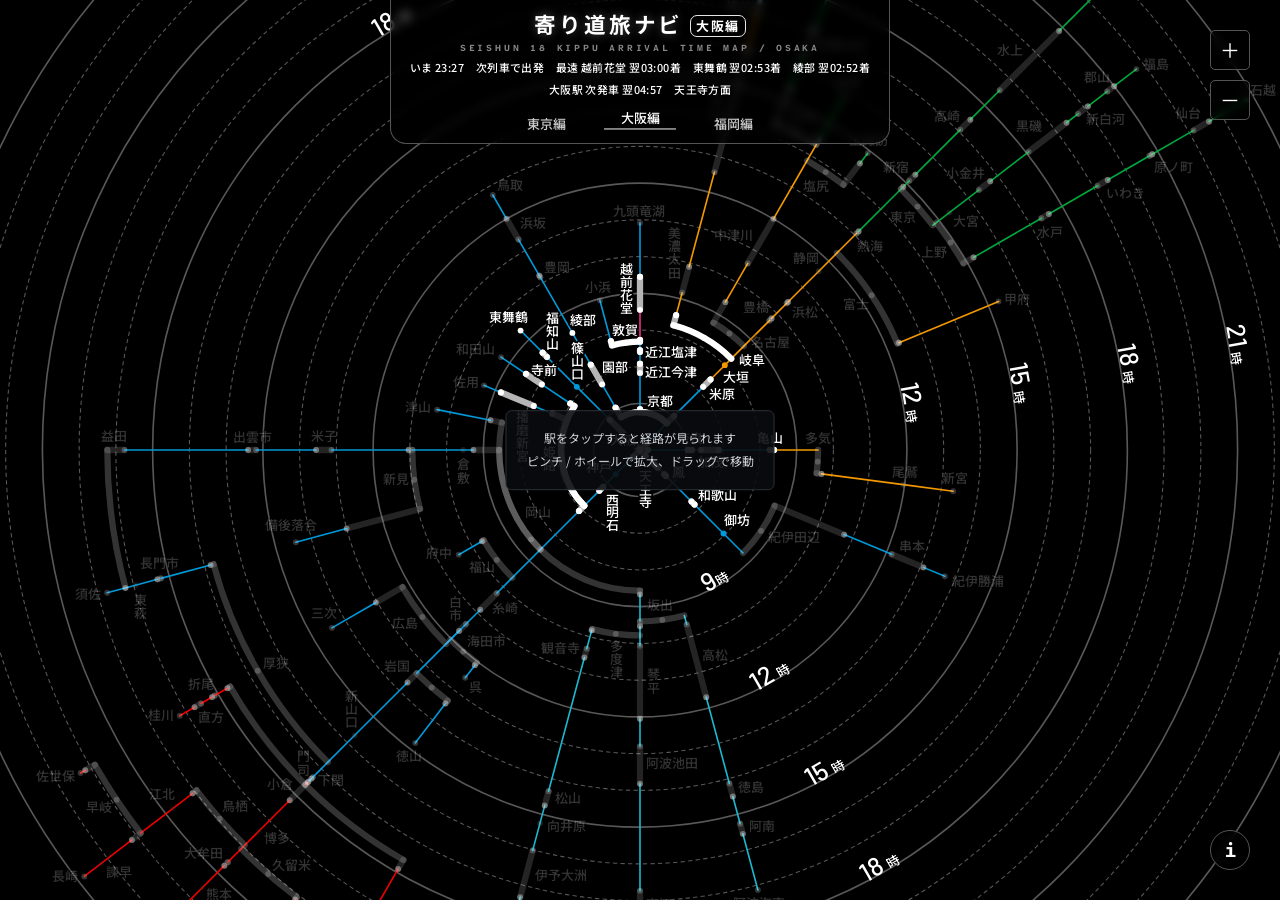
<file: osaka.html>
<!DOCTYPE html>
<html lang="ja">

<head>
  <meta charset="utf-8">
  <meta name="viewport" content="width=device-width, initial-scale=1, maximum-scale=1, user-scalable=no">
  <title>寄り道旅ナビ 大阪編</title>
  <meta name="description" content="いまの時刻から、青春18きっぷで次に乗れる列車をつないだときの各駅到着を等時線で表したマップです。">
  <link rel="canonical" href="https://maps.chizutodesign.com/18kippu/osaka/">
  <meta property="og:type" content="website">
  <meta property="og:title" content="寄り道旅ナビ 大阪編">
  <meta property="og:description" content="いまの時刻から、青春18きっぷで次に乗れる列車をつないだときの各駅到着を等時線で表したマップです。">
  <meta property="og:locale" content="ja_JP">
  <meta property="og:url" content="https://maps.chizutodesign.com/18kippu/osaka/">
  <meta property="og:image" content="https://maps.chizutodesign.com/18kippu/osaka/ogp.png">
  <meta property="og:image:width" content="1200">
  <meta property="og:image:height" content="630">
  <meta name="twitter:card" content="summary_large_image">
  <meta name="twitter:creator" content="@chizutodesign">
  <script>/* WebKit は SVG 要素への CSS filter を無視し、縦書きの字送りも独自。判定して CSS で補正する。
UA の "Safari" では判定できない（X などアプリ内ブラウザは Safari を名乗らないが中身は WebKit）。
iOS/iPadOS は全ブラウザが WebKit なので端末で、macOS は Chromium 系を除いて判定する。 */
    (function () {
      var u = navigator.userAgent,
        ios = /iPhone|iPad|iPod/.test(u) || (/Macintosh/.test(u) && navigator.maxTouchPoints > 1),
        mac = /Macintosh/.test(u) && /Safari/.test(u) && !/Chrome|Chromium|Edg|OPR|Android/.test(u);
      if (ios || mac) document.documentElement.classList.add('is-safari');
    })();</script>
  <link rel="preconnect" href="https://fonts.googleapis.com">
  <link rel="preconnect" href="https://fonts.gstatic.com" crossorigin>
  <link rel="stylesheet"
    href="https://fonts.googleapis.com/css2?family=Atkinson+Hyperlegible+Mono:wght@400;700&family=Barlow:wght@500&family=Hanken+Grotesk:wght@400;500;600&family=Noto+Sans+JP:wght@400;500;700&display=swap">
  <link rel="stylesheet" href="sl-transition.css">
  <script>try { if (sessionStorage.getItem('sl-dir')) document.documentElement.classList.add('sl-wait') } catch (e) { }</script>
  <link rel="stylesheet" href="common.css">
  <link rel="stylesheet" href="osaka.css">
</head>

<body>
  <svg id="map" preserveAspectRatio="xMidYMid slice" xmlns="http://www.w3.org/2000/svg" viewBox="86 0 595.3 841.9">
    <defs>
      <filter id="glow" filterUnits="userSpaceOnUse" x="0" y="0" width="595.3" height="841.9"
        color-interpolation-filters="sRGB">
        <feGaussianBlur in="SourceAlpha" stdDeviation="1.5" result="b1" />
        <feFlood flood-color="#f2c14e" flood-opacity="0.85" result="f1" />
        <feComposite in="f1" in2="b1" operator="in" result="g1" />
        <feGaussianBlur in="SourceAlpha" stdDeviation="4" result="b2" />
        <feFlood flood-color="#f2c14e" flood-opacity="0.5" result="f2" />
        <feComposite in="f2" in2="b2" operator="in" result="g2" />
        <feMerge>
          <feMergeNode in="g2" />
          <feMergeNode in="g2" />
          <feMergeNode in="g1" />
          <feMergeNode in="g1" />
          <feMergeNode in="SourceGraphic" />
        </feMerge>
      </filter>
      <filter id="glowPick" filterUnits="userSpaceOnUse" x="0" y="0" width="595.3" height="841.9"
        color-interpolation-filters="sRGB">
        <feGaussianBlur in="SourceAlpha" stdDeviation="2" result="b1" />
        <feFlood flood-color="#f2c14e" flood-opacity="1" result="f1" />
        <feComposite in="f1" in2="b1" operator="in" result="g1" />
        <feGaussianBlur in="SourceAlpha" stdDeviation="5" result="b2" />
        <feFlood flood-color="#f2c14e" flood-opacity="0.75" result="f2" />
        <feComposite in="f2" in2="b2" operator="in" result="g2" />
        <feMerge>
          <feMergeNode in="g2" />
          <feMergeNode in="g2" />
          <feMergeNode in="g1" />
          <feMergeNode in="g1" />
          <feMergeNode in="SourceGraphic" />
        </feMerge>
      </filter>
    </defs>
    <rect x="86" y="0" width="595.3" height="841.9" fill="#000" />
    <circle cx="365.7" cy="493.2" r="21.50" fill="none" stroke="#595757" stroke-width="0.75" />
    <circle cx="365.7" cy="493.2" r="38.51" fill="none" stroke="#595757" stroke-width="0.5" stroke-dasharray="2,1.5" />
    <circle cx="365.7" cy="493.2" r="55.52" fill="none" stroke="#595757" stroke-width="0.5" stroke-dasharray="2,1.5" />
    <circle cx="365.7" cy="493.2" r="72.53" fill="none" stroke="#595757" stroke-width="0.75" />
    <circle cx="365.7" cy="493.2" r="89.54" fill="none" stroke="#595757" stroke-width="0.5" stroke-dasharray="2,1.5" />
    <circle cx="365.7" cy="493.2" r="106.56" fill="none" stroke="#595757" stroke-width="0.5" stroke-dasharray="2,1.5" />
    <circle cx="365.7" cy="493.2" r="123.57" fill="none" stroke="#595757" stroke-width="0.75" />
    <circle cx="365.7" cy="493.2" r="140.58" fill="none" stroke="#595757" stroke-width="0.5" stroke-dasharray="2,1.5" />
    <circle cx="365.7" cy="493.2" r="157.59" fill="none" stroke="#595757" stroke-width="0.5" stroke-dasharray="2,1.5" />
    <circle cx="365.7" cy="493.2" r="174.60" fill="none" stroke="#595757" stroke-width="0.75" />
    <circle cx="365.7" cy="493.2" r="191.61" fill="none" stroke="#595757" stroke-width="0.5" stroke-dasharray="2,1.5" />
    <circle cx="365.7" cy="493.2" r="208.62" fill="none" stroke="#595757" stroke-width="0.5" stroke-dasharray="2,1.5" />
    <circle cx="365.7" cy="493.2" r="225.63" fill="none" stroke="#595757" stroke-width="0.75" />
    <circle cx="365.7" cy="493.2" r="242.64" fill="none" stroke="#595757" stroke-width="0.5" stroke-dasharray="2,1.5" />
    <circle cx="365.7" cy="493.2" r="259.66" fill="none" stroke="#595757" stroke-width="0.5" stroke-dasharray="2,1.5" />
    <circle cx="365.7" cy="493.2" r="276.67" fill="none" stroke="#595757" stroke-width="0.75" />
    <circle cx="365.7" cy="493.2" r="293.68" fill="none" stroke="#595757" stroke-width="0.5" stroke-dasharray="2,1.5" />
    <circle cx="365.7" cy="493.2" r="310.69" fill="none" stroke="#595757" stroke-width="0.5" stroke-dasharray="2,1.5" />
    <circle cx="365.7" cy="493.2" r="327.70" fill="none" stroke="#595757" stroke-width="0.75" />
    <line data-e="大阪&gt;京都" data-sn="大阪" x1="365.70" y1="493.20" x2="368.87" y2="490.03" stroke="#B5B5B6"
      stroke-width="2.9" stroke-linecap="round" />
    <line data-e="京都&gt;米原" data-sn="京都" x1="378.10" y1="480.80" x2="381.50" y2="477.40" stroke="#B5B5B6"
      stroke-width="2.9" stroke-linecap="round" />
    <line data-e="米原&gt;大垣" data-sn="米原" x1="394.94" y1="463.96" x2="398.34" y2="460.56" stroke="#B5B5B6"
      stroke-width="2.9" stroke-linecap="round" />
    <line data-e="豊橋&gt;浜松" data-sn="豊橋" x1="425.61" y1="433.29" x2="426.61" y2="432.29" stroke="#B5B5B6"
      stroke-width="2.9" stroke-linecap="round" />
    <line data-e="浜松&gt;静岡" data-sn="浜松" x1="433.63" y1="425.27" x2="434.23" y2="424.67" stroke="#B5B5B6"
      stroke-width="2.9" stroke-linecap="round" />
    <line data-e="熱海&gt;東京" data-sn="熱海" x1="465.91" y1="392.99" x2="466.91" y2="391.99" stroke="#B5B5B6"
      stroke-width="2.9" stroke-linecap="round" />
    <line data-e="富士&gt;甲府" data-sn="富士" x1="484.84" y1="443.85" x2="485.62" y2="443.53" stroke="#B5B5B6"
      stroke-width="2.9" stroke-linecap="round" />
    <line data-e="小金井&gt;黒磯" data-sn="小金井" x1="522.66" y1="372.76" x2="527.84" y2="368.79" stroke="#B5B5B6"
      stroke-width="2.9" stroke-linecap="round" />
    <line data-e="黒磯&gt;新白河" data-sn="黒磯" x1="545.61" y1="355.15" x2="563.15" y2="341.69" stroke="#B5B5B6"
      stroke-width="2.9" stroke-linecap="round" />
    <line data-e="新白河&gt;郡山" data-sn="新白河" x1="568.55" y1="337.55" x2="573.05" y2="334.10" stroke="#B5B5B6"
      stroke-width="2.9" stroke-linecap="round" />
    <line data-e="郡山&gt;福島" data-sn="郡山" x1="582.05" y1="327.19" x2="585.19" y2="324.78" stroke="#B5B5B6"
      stroke-width="2.9" stroke-linecap="round" />
    <line data-e="上野&gt;水戸" data-sn="上野" x1="515.43" y1="406.75" x2="520.10" y2="404.06" stroke="#B5B5B6"
      stroke-width="2.9" stroke-linecap="round" />
    <line data-e="水戸&gt;いわき" data-sn="水戸" x1="551.53" y1="385.91" x2="554.97" y2="383.93" stroke="#B5B5B6"
      stroke-width="2.9" stroke-linecap="round" />
    <line data-e="いわき&gt;原ノ町" data-sn="いわき" x1="577.55" y1="370.89" x2="582.22" y2="368.19" stroke="#B5B5B6"
      stroke-width="2.9" stroke-linecap="round" />
    <line data-e="原ノ町&gt;仙台" data-sn="原ノ町" x1="601.62" y1="356.99" x2="602.85" y2="356.28" stroke="#B5B5B6"
      stroke-width="2.9" stroke-linecap="round" />
    <line data-e="仙台&gt;石越" data-sn="仙台" x1="622.00" y1="345.23" x2="629.12" y2="341.12" stroke="#B5B5B6"
      stroke-width="2.9" stroke-linecap="round" />
    <line data-e="東京&gt;新宿" data-sn="東京" x1="486.55" y1="372.35" x2="487.56" y2="371.34" stroke="#B5B5B6"
      stroke-width="2.9" stroke-linecap="round" />
    <line data-e="新宿&gt;高崎" data-sn="新宿" x1="490.36" y1="368.54" x2="493.17" y2="365.73" stroke="#B5B5B6"
      stroke-width="2.9" stroke-linecap="round" />
    <line data-e="高崎&gt;水上" data-sn="高崎" x1="514.02" y1="344.88" x2="518.63" y2="340.27" stroke="#B5B5B6"
      stroke-width="2.9" stroke-linecap="round" />
    <line data-e="水上&gt;長岡" data-sn="水上" x1="532.26" y1="326.64" x2="559.73" y2="299.17" stroke="#B5B5B6"
      stroke-width="2.9" stroke-linecap="round" />
    <line data-e="長岡&gt;新津" data-sn="長岡" x1="583.79" y1="275.11" x2="586.99" y2="271.91" stroke="#B5B5B6"
      stroke-width="2.9" stroke-linecap="round" />
    <line data-e="京都&gt;近江今津" data-sn="京都" x1="365.70" y1="475.67" x2="365.70" y2="474.25" stroke="#B5B5B6"
      stroke-width="2.9" stroke-linecap="round" />
    <line data-e="近江今津&gt;近江塩津" data-sn="近江今津" x1="365.70" y1="457.52" x2="365.70" y2="453.27" stroke="#B5B5B6"
      stroke-width="2.9" stroke-linecap="round" />
    <line data-e="近江塩津&gt;敦賀" data-sn="近江塩津" x1="365.70" y1="447.88" x2="365.70" y2="447.03" stroke="#B5B5B6"
      stroke-width="2.9" stroke-linecap="round" />
    <line data-e="敦賀&gt;越前花堂" data-sn="敦賀" x1="365.70" y1="443.06" x2="365.70" y2="442.21" stroke="#B5B5B6"
      stroke-width="2.9" stroke-linecap="round" />
    <line data-e="越前花堂&gt;九頭竜湖" data-sn="越前花堂" x1="365.70" y1="428.32" x2="365.70" y2="413.01" stroke="#B5B5B6"
      stroke-width="2.9" stroke-linecap="round" />
    <line data-e="敦賀&gt;小浜" data-sn="敦賀" x1="352.72" y1="444.77" x2="352.21" y2="442.86" stroke="#B5B5B6"
      stroke-width="2.9" stroke-linecap="round" />
    <line data-e="岐阜&gt;美濃太田" data-sn="岐阜" x1="381.17" y1="435.46" x2="382.42" y2="430.81" stroke="#B5B5B6"
      stroke-width="2.9" stroke-linecap="round" />
    <line data-e="美濃太田&gt;高山" data-sn="美濃太田" x1="385.21" y1="420.40" x2="388.44" y2="408.35" stroke="#B5B5B6"
      stroke-width="2.9" stroke-linecap="round" />
    <line data-e="高山&gt;猪谷" data-sn="高山" x1="400.18" y1="364.53" x2="415.44" y2="307.57" stroke="#B5B5B6"
      stroke-width="2.9" stroke-linecap="round" />
    <line data-e="猪谷&gt;富山" data-sn="猪谷" x1="420.06" y1="290.32" x2="421.24" y2="285.94" stroke="#B5B5B6"
      stroke-width="2.9" stroke-linecap="round" />
    <line data-e="富山&gt;高岡" data-sn="富山" x1="425.79" y1="268.96" x2="425.93" y2="268.41" stroke="#B5B5B6"
      stroke-width="2.9" stroke-linecap="round" />
    <line data-e="高岡&gt;城端" data-sn="高岡" x1="427.25" y1="263.48" x2="427.55" y2="262.38" stroke="#B5B5B6"
      stroke-width="2.9" stroke-linecap="round" />
    <line data-e="高岡&gt;氷見" data-sn="高岡" x1="396.74" y1="257.41" x2="397.08" y2="254.88" stroke="#B5B5B6"
      stroke-width="2.9" stroke-linecap="round" />
    <line data-e="富山&gt;津幡" data-sn="富山" x1="365.70" y1="261.05" x2="365.70" y2="255.38" stroke="#B5B5B6"
      stroke-width="2.9" stroke-linecap="round" />
    <line data-e="津幡&gt;七尾" data-sn="津幡" x1="365.70" y1="242.33" x2="365.70" y2="237.51" stroke="#B5B5B6"
      stroke-width="2.9" stroke-linecap="round" />
    <line data-e="七尾&gt;和倉温泉" data-sn="七尾" x1="365.70" y1="217.38" x2="365.70" y2="213.13" stroke="#B5B5B6"
      stroke-width="2.9" stroke-linecap="round" />
    <line data-e="名古屋&gt;中津川" data-sn="名古屋" x1="399.70" y1="434.31" x2="405.23" y2="424.74" stroke="#B5B5B6"
      stroke-width="2.9" stroke-linecap="round" />
    <line data-e="中津川&gt;塩尻" data-sn="中津川" x1="415.58" y1="406.81" x2="427.48" y2="386.19" stroke="#B5B5B6"
      stroke-width="2.9" stroke-linecap="round" />
    <line data-e="塩尻&gt;上諏訪" data-sn="塩尻" x1="459.91" y1="370.43" x2="467.50" y2="360.53" stroke="#B5B5B6"
      stroke-width="2.9" stroke-linecap="round" />
    <line data-e="松本&gt;長野" data-sn="松本" x1="447.33" y1="351.81" x2="448.75" y2="349.36" stroke="#B5B5B6"
      stroke-width="2.9" stroke-linecap="round" />
    <line data-e="松本&gt;信濃大町" data-sn="松本" x1="428.18" y1="342.37" x2="435.12" y2="325.60" stroke="#B5B5B6"
      stroke-width="2.9" stroke-linecap="round" />
    <line data-e="信濃大町&gt;南小谷" data-sn="信濃大町" x1="441.41" y1="310.41" x2="446.40" y2="298.36" stroke="#B5B5B6"
      stroke-width="2.9" stroke-linecap="round" />
    <line data-e="南小谷&gt;糸魚川" data-sn="南小谷" x1="452.81" y1="282.91" x2="455.52" y2="276.36" stroke="#B5B5B6"
      stroke-width="2.9" stroke-linecap="round" />
    <line data-e="大阪&gt;篠山口" data-sn="大阪" x1="365.70" y1="493.20" x2="351.70" y2="479.20" stroke="#B5B5B6"
      stroke-width="2.9" stroke-linecap="round" />
    <line data-e="福知山&gt;東舞鶴" data-sn="福知山" x1="322.63" y1="450.13" x2="320.63" y2="448.13" stroke="#B5B5B6"
      stroke-width="2.9" stroke-linecap="round" />
    <line data-e="京都&gt;園部" data-sn="京都" x1="356.93" y1="478.02" x2="354.38" y2="473.60" stroke="#B5B5B6"
      stroke-width="2.9" stroke-linecap="round" />
    <line data-e="園部&gt;綾部" data-sn="園部" x1="348.15" y1="462.79" x2="342.90" y2="453.71" stroke="#B5B5B6"
      stroke-width="2.9" stroke-linecap="round" />
    <line data-e="姫路&gt;寺前" data-sn="姫路" x1="335.33" y1="472.91" x2="333.44" y2="471.65" stroke="#B5B5B6"
      stroke-width="2.9" stroke-linecap="round" />
    <line data-e="寺前&gt;和田山" data-sn="寺前" x1="320.24" y1="462.83" x2="312.93" y2="457.94" stroke="#B5B5B6"
      stroke-width="2.9" stroke-linecap="round" />
    <line data-e="豊岡&gt;浜坂" data-sn="豊岡" x1="319.51" y1="413.20" x2="319.08" y2="412.46" stroke="#B5B5B6"
      stroke-width="2.9" stroke-linecap="round" />
    <line data-e="浜坂&gt;鳥取" data-sn="浜坂" x1="309.45" y1="395.76" x2="303.92" y2="386.19" stroke="#B5B5B6"
      stroke-width="2.9" stroke-linecap="round" />
    <line data-e="岡山&gt;倉敷" data-sn="岡山" x1="300.54" y1="493.20" x2="288.63" y2="493.20" stroke="#B5B5B6"
      stroke-width="2.9" stroke-linecap="round" />
    <line data-e="新見&gt;備後落合" data-sn="新見" x1="263.87" y1="520.49" x2="229.91" y2="529.58" stroke="#B5B5B6"
      stroke-width="2.9" stroke-linecap="round" />
    <line data-e="新見&gt;米子" data-sn="新見" x1="260.28" y1="493.20" x2="258.58" y2="493.20" stroke="#B5B5B6"
      stroke-width="2.9" stroke-linecap="round" />
    <line data-e="米子&gt;出雲市" data-sn="米子" x1="222.85" y1="493.20" x2="215.77" y2="493.20" stroke="#B5B5B6"
      stroke-width="2.9" stroke-linecap="round" />
    <line data-e="出雲市&gt;益田" data-sn="出雲市" x1="187.98" y1="493.20" x2="184.30" y2="493.20" stroke="#B5B5B6"
      stroke-width="2.9" stroke-linecap="round" />
    <line data-e="益田&gt;須佐" data-sn="益田" x1="127.02" y1="493.20" x2="119.09" y2="493.20" stroke="#B5B5B6"
      stroke-width="2.9" stroke-linecap="round" />
    <line data-e="大阪&gt;天王寺" data-sn="大阪" x1="365.70" y1="493.20" x2="368.27" y2="495.77" stroke="#B5B5B6"
      stroke-width="2.9" stroke-linecap="round" />
    <line data-e="天王寺&gt;鳳" data-sn="天王寺" x1="372.28" y1="499.78" x2="373.89" y2="501.39" stroke="#B5B5B6"
      stroke-width="2.9" stroke-linecap="round" />
    <line data-e="鳳&gt;和歌山" data-sn="鳳" x1="376.89" y1="504.39" x2="377.70" y2="505.20" stroke="#B5B5B6"
      stroke-width="2.9" stroke-linecap="round" />
    <line data-e="和歌山&gt;御坊" data-sn="和歌山" x1="389.52" y1="517.02" x2="390.93" y2="518.43" stroke="#B5B5B6"
      stroke-width="2.9" stroke-linecap="round" />
    <line data-e="紀伊田辺&gt;串本" data-sn="紀伊田辺" x1="428.00" y1="519.00" x2="460.22" y2="532.35" stroke="#B5B5B6"
      stroke-width="2.9" stroke-linecap="round" />
    <line data-e="串本&gt;紀伊勝浦" data-sn="串本" x1="482.22" y1="541.46" x2="496.89" y2="547.54" stroke="#B5B5B6"
      stroke-width="2.9" stroke-linecap="round" />
    <line data-e="大阪&gt;奈良" data-sn="大阪" x1="365.70" y1="493.20" x2="369.34" y2="493.20" stroke="#B5B5B6"
      stroke-width="2.9" stroke-linecap="round" />
    <line data-e="奈良&gt;加茂" data-sn="奈良" x1="387.77" y1="493.20" x2="389.75" y2="493.20" stroke="#B5B5B6"
      stroke-width="2.9" stroke-linecap="round" />
    <line data-e="加茂&gt;亀山" data-sn="加茂" x1="394.00" y1="493.20" x2="402.23" y2="493.20" stroke="#B5B5B6"
      stroke-width="2.9" stroke-linecap="round" />
    <line data-e="亀山&gt;多気" data-sn="亀山" x1="425.76" y1="493.20" x2="427.74" y2="493.20" stroke="#B5B5B6"
      stroke-width="2.9" stroke-linecap="round" />
    <line data-e="多気&gt;尾鷲" data-sn="多気" x1="447.45" y1="503.96" x2="449.70" y2="504.26" stroke="#B5B5B6"
      stroke-width="2.9" stroke-linecap="round" />
    <line data-e="大阪&gt;神戸" data-sn="大阪" x1="365.70" y1="493.20" x2="362.53" y2="496.37" stroke="#B5B5B6"
      stroke-width="2.9" stroke-linecap="round" />
    <line data-e="西明石&gt;姫路" data-sn="西明石" x1="348.69" y1="510.21" x2="346.89" y2="512.01" stroke="#B5B5B6"
      stroke-width="2.9" stroke-linecap="round" />
    <line data-e="姫路&gt;岡山" data-sn="姫路" x1="339.87" y1="519.03" x2="337.47" y2="521.43" stroke="#B5B5B6"
      stroke-width="2.9" stroke-linecap="round" />
    <line data-e="糸崎&gt;白市" data-sn="糸崎" x1="299.38" y1="559.52" x2="291.76" y2="567.14" stroke="#B5B5B6"
      stroke-width="2.9" stroke-linecap="round" />
    <line data-e="海田市&gt;呉" data-sn="海田市" x1="290.13" y1="591.68" x2="289.27" y2="592.81" stroke="#B5B5B6"
      stroke-width="2.9" stroke-linecap="round" />
    <line data-e="福山&gt;府中" data-sn="福山" x1="293.31" y1="535.00" x2="292.57" y2="535.42" stroke="#B5B5B6"
      stroke-width="2.9" stroke-linecap="round" />
    <line data-e="広島&gt;三次" data-sn="広島" x1="255.74" y1="556.68" x2="243.47" y2="563.77" stroke="#B5B5B6"
      stroke-width="2.9" stroke-linecap="round" />
    <line data-e="白市&gt;岩国" data-sn="白市" x1="285.14" y1="573.76" x2="281.93" y2="576.97" stroke="#B5B5B6"
      stroke-width="2.9" stroke-linecap="round" />
    <line data-e="岩国&gt;徳山" data-sn="岩国" x1="276.67" y1="609.23" x2="275.63" y2="610.58" stroke="#B5B5B6"
      stroke-width="2.9" stroke-linecap="round" />
    <line data-e="岩国&gt;新山口" data-sn="岩国" x1="262.29" y1="596.61" x2="258.08" y2="600.82" stroke="#B5B5B6"
      stroke-width="2.9" stroke-linecap="round" />
    <line data-e="厚狭&gt;長門市" data-sn="厚狭" x1="168.29" y1="546.09" x2="166.92" y2="546.46" stroke="#B5B5B6"
      stroke-width="2.9" stroke-linecap="round" />
    <line data-e="長門市&gt;東萩" data-sn="長門市" x1="143.92" y1="552.63" x2="142.28" y2="553.07" stroke="#B5B5B6"
      stroke-width="2.9" stroke-linecap="round" />
    <line data-e="姫路&gt;播磨新宮" data-sn="姫路" x1="331.95" y1="479.22" x2="325.14" y2="476.40" stroke="#B5B5B6"
      stroke-width="2.9" stroke-linecap="round" />
    <line data-e="播磨新宮&gt;佐用" data-sn="播磨新宮" x1="316.50" y1="472.82" x2="301.31" y2="466.53" stroke="#B5B5B6"
      stroke-width="2.9" stroke-linecap="round" />
    <line data-e="下関&gt;門司" data-sn="下関" x1="214.17" y1="644.73" x2="213.57" y2="645.33" stroke="#B5B5B6"
      stroke-width="2.9" stroke-linecap="round" />
    <line data-e="門司&gt;小倉" data-sn="門司" x1="212.17" y1="646.73" x2="211.97" y2="646.93" stroke="#B5B5B6"
      stroke-width="2.9" stroke-linecap="round" />
    <line data-e="小倉&gt;折尾" data-sn="小倉" x1="175.94" y1="602.76" x2="174.72" y2="603.47" stroke="#B5B5B6"
      stroke-width="2.9" stroke-linecap="round" />
    <line data-e="折尾&gt;直方" data-sn="折尾" x1="168.82" y1="606.87" x2="167.59" y2="607.58" stroke="#B5B5B6"
      stroke-width="2.9" stroke-linecap="round" />
    <line data-e="直方&gt;桂川" data-sn="直方" x1="162.44" y1="610.55" x2="159.49" y2="612.25" stroke="#B5B5B6"
      stroke-width="2.9" stroke-linecap="round" />
    <line data-e="小倉&gt;博多" data-sn="小倉" x1="210.76" y1="648.14" x2="203.55" y2="655.35" stroke="#B5B5B6"
      stroke-width="2.9" stroke-linecap="round" />
    <line data-e="鳥栖&gt;江北" data-sn="鳥栖" x1="160.38" y1="650.75" x2="158.58" y2="652.13" stroke="#B5B5B6"
      stroke-width="2.9" stroke-linecap="round" />
    <line data-e="早岐&gt;佐世保" data-sn="早岐" x1="113.33" y1="638.90" x2="108.91" y2="641.46" stroke="#B5B5B6"
      stroke-width="2.9" stroke-linecap="round" />
    <line data-e="早岐&gt;諫早" data-sn="早岐" x1="134.51" y1="670.60" x2="130.46" y2="673.71" stroke="#B5B5B6"
      stroke-width="2.9" stroke-linecap="round" />
    <line data-e="久留米&gt;日田" data-sn="久留米" x1="206.77" y1="700.32" x2="206.08" y2="701.22" stroke="#B5B5B6"
      stroke-width="2.9" stroke-linecap="round" />
    <line data-e="大牟田&gt;熊本" data-sn="大牟田" x1="174.88" y1="684.02" x2="173.27" y2="685.63" stroke="#B5B5B6"
      stroke-width="2.9" stroke-linecap="round" />
    <line data-e="小倉&gt;豊前善光寺" data-sn="小倉" x1="256.14" y1="682.96" x2="253.73" y2="687.13" stroke="#B5B5B6"
      stroke-width="2.9" stroke-linecap="round" />
    <line data-e="豊前善光寺&gt;大分" data-sn="豊前善光寺" x1="242.39" y1="706.77" x2="229.92" y2="728.38" stroke="#B5B5B6"
      stroke-width="2.9" stroke-linecap="round" />
    <line data-e="岡山&gt;津山" data-sn="岡山" x1="301.79" y1="480.49" x2="296.51" y2="479.44" stroke="#B5B5B6"
      stroke-width="2.9" stroke-linecap="round" />
    <line data-e="岡山&gt;坂出" data-sn="岡山" x1="365.70" y1="558.36" x2="365.70" y2="560.06" stroke="#B5B5B6"
      stroke-width="2.9" stroke-linecap="round" />
    <line data-e="坂出&gt;多度津" data-sn="坂出" x1="365.70" y1="572.54" x2="365.70" y2="574.81" stroke="#B5B5B6"
      stroke-width="2.9" stroke-linecap="round" />
    <line data-e="琴平&gt;阿波池田" data-sn="琴平" x1="365.70" y1="583.88" x2="365.70" y2="617.62" stroke="#B5B5B6"
      stroke-width="2.9" stroke-linecap="round" />
    <line data-e="阿波池田&gt;高知" data-sn="阿波池田" x1="365.70" y1="630.38" x2="365.70" y2="647.67" stroke="#B5B5B6"
      stroke-width="2.9" stroke-linecap="round" />
    <line data-e="高知&gt;窪川" data-sn="高知" x1="365.70" y1="697.29" x2="365.70" y2="709.48" stroke="#B5B5B6"
      stroke-width="2.9" stroke-linecap="round" />
    <line data-e="多度津&gt;観音寺" data-sn="多度津" x1="343.48" y1="576.13" x2="343.33" y2="576.68" stroke="#B5B5B6"
      stroke-width="2.9" stroke-linecap="round" />
    <line data-e="観音寺&gt;松山" data-sn="観音寺" x1="341.06" y1="585.17" x2="339.96" y2="589.28" stroke="#B5B5B6"
      stroke-width="2.9" stroke-linecap="round" />
    <line data-e="松山&gt;向井原" data-sn="松山" x1="323.37" y1="651.17" x2="321.61" y2="657.74" stroke="#B5B5B6"
      stroke-width="2.9" stroke-linecap="round" />
    <line data-e="伊予大洲&gt;八幡浜" data-sn="伊予大洲" x1="316.03" y1="678.56" x2="310.24" y2="700.19" stroke="#B5B5B6"
      stroke-width="2.9" stroke-linecap="round" />
    <line data-e="八幡浜&gt;宇和島" data-sn="八幡浜" x1="308.55" y1="706.49" x2="304.81" y2="720.46" stroke="#B5B5B6"
      stroke-width="2.9" stroke-linecap="round" />
    <line data-e="高松&gt;徳島" data-sn="高松" x1="387.33" y1="573.94" x2="396.36" y2="607.63" stroke="#B5B5B6"
      stroke-width="2.9" stroke-linecap="round" />
    <line data-e="徳島&gt;阿南" data-sn="徳島" x1="407.07" y1="647.61" x2="408.69" y2="653.63" stroke="#B5B5B6"
      stroke-width="2.9" stroke-linecap="round" />
    <line data-e="阿南&gt;阿波海南" data-sn="阿南" x1="412.06" y1="666.23" x2="413.31" y2="670.89" stroke="#B5B5B6"
      stroke-width="2.9" stroke-linecap="round" />
    <line data-e="大阪&gt;京都" x1="368.87" y1="490.03" x2="378.10" y2="480.80" stroke="#0099D9" stroke-width="0.75"
      stroke-linecap="round" />
    <line data-e="京都&gt;米原" x1="381.50" y1="477.40" x2="394.94" y2="463.96" stroke="#0099D9" stroke-width="0.75"
      stroke-linecap="round" />
    <line data-e="米原&gt;大垣" x1="398.34" y1="460.56" x2="404.96" y2="453.94" stroke="#F39800" stroke-width="0.75"
      stroke-linecap="round" />
    <line data-e="大垣&gt;岐阜" x1="404.96" y1="453.94" x2="407.97" y2="450.93" stroke="#F39800" stroke-width="0.75"
      stroke-linecap="round" />
    <line data-e="岐阜&gt;名古屋" x1="407.97" y1="450.93" x2="413.78" y2="445.12" stroke="#F39800" stroke-width="0.75"
      stroke-linecap="round" />
    <line data-e="名古屋&gt;豊橋" x1="413.78" y1="445.12" x2="425.61" y2="433.29" stroke="#F39800" stroke-width="0.75"
      stroke-linecap="round" />
    <line data-e="豊橋&gt;浜松" x1="426.61" y1="432.29" x2="433.63" y2="425.27" stroke="#F39800" stroke-width="0.75"
      stroke-linecap="round" />
    <line data-e="浜松&gt;静岡" x1="434.23" y1="424.67" x2="448.46" y2="410.44" stroke="#F39800" stroke-width="0.75"
      stroke-linecap="round" />
    <line data-e="静岡&gt;富士" x1="448.46" y1="410.44" x2="456.88" y2="402.02" stroke="#F39800" stroke-width="0.75"
      stroke-linecap="round" />
    <line data-e="富士&gt;熱海" x1="456.88" y1="402.02" x2="465.91" y2="392.99" stroke="#F39800" stroke-width="0.75"
      stroke-linecap="round" />
    <line data-e="熱海&gt;東京" x1="466.91" y1="391.99" x2="486.55" y2="372.35" stroke="#00A73C" stroke-width="0.75"
      stroke-linecap="round" />
    <line data-e="富士&gt;甲府" x1="485.62" y1="443.53" x2="531.72" y2="424.43" stroke="#F39800" stroke-width="0.75"
      stroke-linecap="round" />
    <line data-e="東京&gt;上野" x1="501.30" y1="389.15" x2="502.87" y2="387.95" stroke="#00A73C" stroke-width="0.75"
      stroke-linecap="round" />
    <line data-e="上野&gt;大宮" x1="502.87" y1="387.95" x2="508.94" y2="383.29" stroke="#00A73C" stroke-width="0.75"
      stroke-linecap="round" />
    <line data-e="大宮&gt;小金井" x1="508.94" y1="383.29" x2="522.66" y2="372.76" stroke="#00A73C" stroke-width="0.75"
      stroke-linecap="round" />
    <line data-e="小金井&gt;黒磯" x1="527.84" y1="368.79" x2="545.61" y2="355.15" stroke="#00A73C" stroke-width="0.75"
      stroke-linecap="round" />
    <line data-e="黒磯&gt;新白河" x1="563.15" y1="341.69" x2="568.55" y2="337.55" stroke="#00A73C" stroke-width="0.75"
      stroke-linecap="round" />
    <line data-e="新白河&gt;郡山" x1="573.05" y1="334.10" x2="582.05" y2="327.19" stroke="#00A73C" stroke-width="0.75"
      stroke-linecap="round" />
    <line data-e="郡山&gt;福島" x1="585.19" y1="324.78" x2="595.54" y2="316.84" stroke="#00A73C" stroke-width="0.75"
      stroke-linecap="round" />
    <line data-e="上野&gt;水戸" x1="520.10" y1="404.06" x2="551.53" y2="385.91" stroke="#00A73C" stroke-width="0.75"
      stroke-linecap="round" />
    <line data-e="水戸&gt;いわき" x1="554.97" y1="383.93" x2="577.55" y2="370.89" stroke="#00A73C" stroke-width="0.75"
      stroke-linecap="round" />
    <line data-e="いわき&gt;原ノ町" x1="582.22" y1="368.19" x2="601.62" y2="356.99" stroke="#00A73C" stroke-width="0.75"
      stroke-linecap="round" />
    <line data-e="原ノ町&gt;仙台" x1="602.85" y1="356.28" x2="622.00" y2="345.23" stroke="#00A73C" stroke-width="0.75"
      stroke-linecap="round" />
    <line data-e="仙台&gt;石越" x1="629.12" y1="341.12" x2="646.55" y2="331.05" stroke="#00A73C" stroke-width="0.75"
      stroke-linecap="round" />
    <line data-e="東京&gt;新宿" x1="487.56" y1="371.34" x2="490.36" y2="368.54" stroke="#00A73C" stroke-width="0.75"
      stroke-linecap="round" />
    <line data-e="新宿&gt;高崎" x1="493.17" y1="365.73" x2="514.02" y2="344.88" stroke="#00A73C" stroke-width="0.75"
      stroke-linecap="round" />
    <line data-e="高崎&gt;水上" x1="518.63" y1="340.27" x2="532.26" y2="326.64" stroke="#00A73C" stroke-width="0.75"
      stroke-linecap="round" />
    <line data-e="水上&gt;長岡" x1="559.73" y1="299.17" x2="583.79" y2="275.11" stroke="#00A73C" stroke-width="0.75"
      stroke-linecap="round" />
    <line data-e="長岡&gt;新津" x1="586.99" y1="271.91" x2="597.62" y2="261.28" stroke="#00A73C" stroke-width="0.75"
      stroke-linecap="round" />
    <line data-e="京都&gt;近江今津" x1="365.70" y1="474.25" x2="365.70" y2="457.52" stroke="#0099D9" stroke-width="0.75"
      stroke-linecap="round" />
    <line data-e="近江今津&gt;近江塩津" x1="365.70" y1="453.27" x2="365.70" y2="447.88" stroke="#0099D9" stroke-width="0.75"
      stroke-linecap="round" />
    <line data-e="近江塩津&gt;敦賀" x1="365.70" y1="447.03" x2="365.70" y2="443.06" stroke="#0099D9" stroke-width="0.75"
      stroke-linecap="round" />
    <line data-e="敦賀&gt;越前花堂" x1="365.70" y1="442.21" x2="365.70" y2="428.32" stroke="#E62E8B" stroke-width="0.75"
      stroke-linecap="round" />
    <line data-e="越前花堂&gt;九頭竜湖" x1="365.70" y1="413.01" x2="365.70" y2="388.06" stroke="#0099D9" stroke-width="0.75"
      stroke-linecap="round" />
    <line data-e="敦賀&gt;小浜" x1="352.21" y1="442.86" x2="347.15" y2="423.96" stroke="#0099D9" stroke-width="0.75"
      stroke-linecap="round" />
    <line data-e="岐阜&gt;美濃太田" x1="382.42" y1="430.81" x2="385.21" y2="420.40" stroke="#F39800" stroke-width="0.75"
      stroke-linecap="round" />
    <line data-e="美濃太田&gt;高山" x1="388.44" y1="408.35" x2="400.18" y2="364.53" stroke="#F39800" stroke-width="0.75"
      stroke-linecap="round" />
    <line data-e="高山&gt;猪谷" x1="415.44" y1="307.57" x2="420.06" y2="290.32" stroke="#F39800" stroke-width="0.75"
      stroke-linecap="round" />
    <line data-e="猪谷&gt;富山" x1="421.24" y1="285.94" x2="425.79" y2="268.96" stroke="#0099D9" stroke-width="0.75"
      stroke-linecap="round" />
    <line data-e="富山&gt;高岡" x1="425.93" y1="268.41" x2="427.25" y2="263.48" stroke="#00A73C" stroke-width="0.75"
      stroke-linecap="round" />
    <line data-e="高岡&gt;城端" x1="427.55" y1="262.38" x2="431.66" y2="247.05" stroke="#0099D9" stroke-width="0.75"
      stroke-linecap="round" />
    <line data-e="高岡&gt;氷見" x1="397.08" y1="254.88" x2="398.22" y2="246.17" stroke="#0099D9" stroke-width="0.75"
      stroke-linecap="round" />
    <line data-e="富山&gt;津幡" x1="365.70" y1="255.38" x2="365.70" y2="242.33" stroke="#00A73C" stroke-width="0.75"
      stroke-linecap="round" />
    <line data-e="津幡&gt;七尾" x1="365.70" y1="237.51" x2="365.70" y2="217.38" stroke="#0099D9" stroke-width="0.75"
      stroke-linecap="round" />
    <line data-e="七尾&gt;和倉温泉" x1="365.70" y1="213.13" x2="365.70" y2="211.71" stroke="#0099D9" stroke-width="0.75"
      stroke-linecap="round" />
    <line data-e="名古屋&gt;中津川" x1="405.23" y1="424.74" x2="415.58" y2="406.81" stroke="#F39800" stroke-width="0.75"
      stroke-linecap="round" />
    <line data-e="中津川&gt;塩尻" x1="427.48" y1="386.19" x2="443.08" y2="359.18" stroke="#F39800" stroke-width="0.75"
      stroke-linecap="round" />
    <line data-e="塩尻&gt;松本" x1="443.08" y1="359.18" x2="447.33" y2="351.81" stroke="#F39800" stroke-width="0.75"
      stroke-linecap="round" />
    <line data-e="塩尻&gt;上諏訪" x1="467.50" y1="360.53" x2="471.13" y2="355.81" stroke="#00A73C" stroke-width="0.75"
      stroke-linecap="round" />
    <line data-e="松本&gt;長野" x1="448.75" y1="349.36" x2="459.95" y2="329.96" stroke="#00A73C" stroke-width="0.75"
      stroke-linecap="round" />
    <line data-e="松本&gt;信濃大町" x1="435.12" y1="325.60" x2="441.41" y2="310.41" stroke="#00A73C" stroke-width="0.75"
      stroke-linecap="round" />
    <line data-e="信濃大町&gt;南小谷" x1="446.40" y1="298.36" x2="452.81" y2="282.91" stroke="#00A73C" stroke-width="0.75"
      stroke-linecap="round" />
    <line data-e="南小谷&gt;糸魚川" x1="455.52" y1="276.36" x2="461.81" y2="261.17" stroke="#0099D9" stroke-width="0.75"
      stroke-linecap="round" />
    <line data-e="大阪&gt;篠山口" x1="351.70" y1="479.20" x2="336.46" y2="463.96" stroke="#0099D9" stroke-width="0.75"
      stroke-linecap="round" />
    <line data-e="篠山口&gt;福知山" x1="336.46" y1="463.96" x2="322.63" y2="450.13" stroke="#0099D9" stroke-width="0.75"
      stroke-linecap="round" />
    <line data-e="福知山&gt;東舞鶴" x1="320.63" y1="448.13" x2="310.40" y2="437.90" stroke="#0099D9" stroke-width="0.75"
      stroke-linecap="round" />
    <line data-e="京都&gt;園部" x1="354.38" y1="473.60" x2="348.15" y2="462.79" stroke="#0099D9" stroke-width="0.75"
      stroke-linecap="round" />
    <line data-e="園部&gt;綾部" x1="342.90" y1="453.71" x2="334.39" y2="438.98" stroke="#0099D9" stroke-width="0.75"
      stroke-linecap="round" />
    <line data-e="綾部&gt;豊岡" x1="334.39" y1="438.98" x2="319.51" y2="413.20" stroke="#0099D9" stroke-width="0.75"
      stroke-linecap="round" />
    <line data-e="姫路&gt;寺前" x1="333.44" y1="471.65" x2="320.24" y2="462.83" stroke="#0099D9" stroke-width="0.75"
      stroke-linecap="round" />
    <line data-e="寺前&gt;和田山" x1="312.93" y1="457.94" x2="301.38" y2="450.22" stroke="#0099D9" stroke-width="0.75"
      stroke-linecap="round" />
    <line data-e="豊岡&gt;浜坂" x1="319.08" y1="412.46" x2="309.45" y2="395.76" stroke="#0099D9" stroke-width="0.75"
      stroke-linecap="round" />
    <line data-e="浜坂&gt;鳥取" x1="303.92" y1="386.19" x2="297.54" y2="375.14" stroke="#0099D9" stroke-width="0.75"
      stroke-linecap="round" />
    <line data-e="岡山&gt;倉敷" x1="288.63" y1="493.20" x2="283.81" y2="493.20" stroke="#0099D9" stroke-width="0.75"
      stroke-linecap="round" />
    <line data-e="倉敷&gt;新見" x1="283.81" y1="493.20" x2="260.28" y2="493.20" stroke="#0099D9" stroke-width="0.75"
      stroke-linecap="round" />
    <line data-e="新見&gt;備後落合" x1="229.91" y1="529.58" x2="206.36" y2="535.89" stroke="#0099D9" stroke-width="0.75"
      stroke-linecap="round" />
    <line data-e="新見&gt;米子" x1="258.58" y1="493.20" x2="222.85" y2="493.20" stroke="#0099D9" stroke-width="0.75"
      stroke-linecap="round" />
    <line data-e="米子&gt;出雲市" x1="215.77" y1="493.20" x2="187.98" y2="493.20" stroke="#0099D9" stroke-width="0.75"
      stroke-linecap="round" />
    <line data-e="出雲市&gt;益田" x1="184.30" y1="493.20" x2="127.02" y2="493.20" stroke="#0099D9" stroke-width="0.75"
      stroke-linecap="round" />
    <line data-e="大阪&gt;天王寺" x1="368.27" y1="495.77" x2="372.28" y2="499.78" stroke="#0099D9" stroke-width="0.75"
      stroke-linecap="round" />
    <line data-e="天王寺&gt;鳳" x1="373.89" y1="501.39" x2="376.89" y2="504.39" stroke="#0099D9" stroke-width="0.75"
      stroke-linecap="round" />
    <line data-e="鳳&gt;和歌山" x1="377.70" y1="505.20" x2="389.52" y2="517.02" stroke="#0099D9" stroke-width="0.75"
      stroke-linecap="round" />
    <line data-e="和歌山&gt;御坊" x1="390.93" y1="518.43" x2="404.36" y2="531.86" stroke="#0099D9" stroke-width="0.75"
      stroke-linecap="round" />
    <line data-e="御坊&gt;紀伊田辺" x1="404.36" y1="531.86" x2="413.38" y2="540.88" stroke="#0099D9" stroke-width="0.75"
      stroke-linecap="round" />
    <line data-e="紀伊田辺&gt;串本" x1="460.22" y1="532.35" x2="482.22" y2="541.46" stroke="#0099D9" stroke-width="0.75"
      stroke-linecap="round" />
    <line data-e="串本&gt;紀伊勝浦" x1="496.89" y1="547.54" x2="506.84" y2="551.66" stroke="#0099D9" stroke-width="0.75"
      stroke-linecap="round" />
    <line data-e="大阪&gt;奈良" x1="369.34" y1="493.20" x2="387.77" y2="493.20" stroke="#0099D9" stroke-width="0.75"
      stroke-linecap="round" />
    <line data-e="奈良&gt;加茂" x1="389.75" y1="493.20" x2="394.00" y2="493.20" stroke="#0099D9" stroke-width="0.75"
      stroke-linecap="round" />
    <line data-e="加茂&gt;亀山" x1="402.23" y1="493.20" x2="425.76" y2="493.20" stroke="#0099D9" stroke-width="0.75"
      stroke-linecap="round" />
    <line data-e="亀山&gt;多気" x1="427.74" y1="493.20" x2="448.16" y2="493.20" stroke="#F39800" stroke-width="0.75"
      stroke-linecap="round" />
    <line data-e="多気&gt;尾鷲" x1="449.70" y1="504.26" x2="487.65" y2="509.25" stroke="#F39800" stroke-width="0.75"
      stroke-linecap="round" />
    <line data-e="尾鷲&gt;新宮" x1="487.65" y1="509.25" x2="510.70" y2="512.29" stroke="#F39800" stroke-width="0.75"
      stroke-linecap="round" />
    <line data-e="大阪&gt;神戸" x1="362.53" y1="496.37" x2="354.51" y2="504.39" stroke="#0099D9" stroke-width="0.75"
      stroke-linecap="round" />
    <line data-e="神戸&gt;西明石" x1="354.51" y1="504.39" x2="348.69" y2="510.21" stroke="#0099D9" stroke-width="0.75"
      stroke-linecap="round" />
    <line data-e="西明石&gt;姫路" x1="346.89" y1="512.01" x2="339.87" y2="519.03" stroke="#0099D9" stroke-width="0.75"
      stroke-linecap="round" />
    <line data-e="姫路&gt;岡山" x1="337.47" y1="521.43" x2="319.62" y2="539.28" stroke="#0099D9" stroke-width="0.75"
      stroke-linecap="round" />
    <line data-e="岡山&gt;福山" x1="319.62" y1="539.28" x2="306.59" y2="552.31" stroke="#0099D9" stroke-width="0.75"
      stroke-linecap="round" />
    <line data-e="福山&gt;糸崎" x1="306.59" y1="552.31" x2="299.38" y2="559.52" stroke="#0099D9" stroke-width="0.75"
      stroke-linecap="round" />
    <line data-e="糸崎&gt;白市" x1="291.76" y1="567.14" x2="285.14" y2="573.76" stroke="#0099D9" stroke-width="0.75"
      stroke-linecap="round" />
    <line data-e="白市&gt;海田市" x1="285.14" y1="573.76" x2="277.92" y2="580.98" stroke="#0099D9" stroke-width="0.75"
      stroke-linecap="round" />
    <line data-e="海田市&gt;広島" x1="277.92" y1="580.98" x2="275.92" y2="582.98" stroke="#0099D9" stroke-width="0.75"
      stroke-linecap="round" />
    <line data-e="海田市&gt;呉" x1="289.27" y1="592.81" x2="284.78" y2="598.65" stroke="#0099D9" stroke-width="0.75"
      stroke-linecap="round" />
    <line data-e="福山&gt;府中" x1="292.57" y1="535.42" x2="281.77" y2="541.66" stroke="#0099D9" stroke-width="0.75"
      stroke-linecap="round" />
    <line data-e="広島&gt;三次" x1="243.47" y1="563.77" x2="223.09" y2="575.54" stroke="#0099D9" stroke-width="0.75"
      stroke-linecap="round" />
    <line data-e="白市&gt;岩国" x1="281.93" y1="576.97" x2="262.29" y2="596.61" stroke="#0099D9" stroke-width="0.75"
      stroke-linecap="round" />
    <line data-e="岩国&gt;徳山" x1="275.63" y1="610.58" x2="261.65" y2="628.80" stroke="#0099D9" stroke-width="0.75"
      stroke-linecap="round" />
    <line data-e="岩国&gt;新山口" x1="258.08" y1="600.82" x2="233.62" y2="625.28" stroke="#0099D9" stroke-width="0.75"
      stroke-linecap="round" />
    <line data-e="新山口&gt;厚狭" x1="233.62" y1="625.28" x2="221.19" y2="637.71" stroke="#0099D9" stroke-width="0.75"
      stroke-linecap="round" />
    <line data-e="厚狭&gt;下関" x1="221.19" y1="637.71" x2="214.17" y2="644.73" stroke="#0099D9" stroke-width="0.75"
      stroke-linecap="round" />
    <line data-e="厚狭&gt;長門市" x1="166.92" y1="546.46" x2="143.92" y2="552.63" stroke="#0099D9" stroke-width="0.75"
      stroke-linecap="round" />
    <line data-e="長門市&gt;東萩" x1="142.28" y1="553.07" x2="132.15" y2="555.78" stroke="#0099D9" stroke-width="0.75"
      stroke-linecap="round" />
    <line data-e="東萩&gt;須佐" x1="132.15" y1="555.78" x2="119.00" y2="559.30" stroke="#0099D9" stroke-width="0.75"
      stroke-linecap="round" />
    <line data-e="姫路&gt;播磨新宮" x1="325.14" y1="476.40" x2="316.50" y2="472.82" stroke="#0099D9" stroke-width="0.75"
      stroke-linecap="round" />
    <line data-e="播磨新宮&gt;佐用" x1="301.31" y1="466.53" x2="293.45" y2="463.27" stroke="#0099D9" stroke-width="0.75"
      stroke-linecap="round" />
    <line data-e="下関&gt;門司" x1="213.57" y1="645.33" x2="212.17" y2="646.73" stroke="#0099D9" stroke-width="0.75"
      stroke-linecap="round" />
    <line data-e="門司&gt;小倉" x1="211.97" y1="646.93" x2="210.76" y2="648.14" stroke="#F00000" stroke-width="0.75"
      stroke-linecap="round" />
    <line data-e="小倉&gt;折尾" x1="174.72" y1="603.47" x2="168.82" y2="606.87" stroke="#F00000" stroke-width="0.75"
      stroke-linecap="round" />
    <line data-e="折尾&gt;直方" x1="167.59" y1="607.58" x2="162.44" y2="610.55" stroke="#F00000" stroke-width="0.75"
      stroke-linecap="round" />
    <line data-e="直方&gt;桂川" x1="159.49" y1="612.25" x2="152.62" y2="616.22" stroke="#F00000" stroke-width="0.75"
      stroke-linecap="round" />
    <line data-e="小倉&gt;博多" x1="203.55" y1="655.35" x2="189.31" y2="669.59" stroke="#F00000" stroke-width="0.75"
      stroke-linecap="round" />
    <line data-e="博多&gt;鳥栖" x1="189.31" y1="669.59" x2="182.70" y2="676.20" stroke="#F00000" stroke-width="0.75"
      stroke-linecap="round" />
    <line data-e="鳥栖&gt;久留米" x1="182.70" y1="676.20" x2="181.09" y2="677.81" stroke="#F00000" stroke-width="0.75"
      stroke-linecap="round" />
    <line data-e="久留米&gt;大牟田" x1="181.09" y1="677.81" x2="174.88" y2="684.02" stroke="#F00000" stroke-width="0.75"
      stroke-linecap="round" />
    <line data-e="鳥栖&gt;江北" x1="158.58" y1="652.13" x2="149.35" y2="659.21" stroke="#F00000" stroke-width="0.75"
      stroke-linecap="round" />
    <line data-e="江北&gt;早岐" x1="149.35" y1="659.21" x2="134.51" y2="670.60" stroke="#F00000" stroke-width="0.75"
      stroke-linecap="round" />
    <line data-e="早岐&gt;佐世保" x1="108.91" y1="641.46" x2="106.70" y2="642.73" stroke="#F00000" stroke-width="0.75"
      stroke-linecap="round" />
    <line data-e="早岐&gt;諫早" x1="130.46" y1="673.71" x2="116.29" y2="684.58" stroke="#F00000" stroke-width="0.75"
      stroke-linecap="round" />
    <line data-e="諫早&gt;長崎" x1="116.29" y1="684.58" x2="108.42" y2="690.62" stroke="#F00000" stroke-width="0.75"
      stroke-linecap="round" />
    <line data-e="久留米&gt;日田" x1="206.08" y1="701.22" x2="194.51" y2="716.29" stroke="#F00000" stroke-width="0.75"
      stroke-linecap="round" />
    <line data-e="大牟田&gt;熊本" x1="173.27" y1="685.63" x2="163.05" y2="695.85" stroke="#F00000" stroke-width="0.75"
      stroke-linecap="round" />
    <line data-e="熊本&gt;肥後大津" x1="163.05" y1="695.85" x2="153.03" y2="705.87" stroke="#F00000" stroke-width="0.75"
      stroke-linecap="round" />
    <line data-e="小倉&gt;豊前善光寺" x1="253.73" y1="687.13" x2="242.39" y2="706.77" stroke="#F00000" stroke-width="0.75"
      stroke-linecap="round" />
    <line data-e="豊前善光寺&gt;大分" x1="229.92" y1="728.38" x2="217.73" y2="749.50" stroke="#F00000" stroke-width="0.75"
      stroke-linecap="round" />
    <line data-e="大分&gt;佐伯" x1="217.73" y1="749.50" x2="204.26" y2="772.82" stroke="#F00000" stroke-width="0.75"
      stroke-linecap="round" />
    <line data-e="岡山&gt;津山" x1="296.51" y1="479.44" x2="271.76" y2="474.51" stroke="#0099D9" stroke-width="0.75"
      stroke-linecap="round" />
    <line data-e="岡山&gt;坂出" x1="365.70" y1="560.06" x2="365.70" y2="572.54" stroke="#1BB8CE" stroke-width="0.75"
      stroke-linecap="round" />
    <line data-e="坂出&gt;高松" x1="386.23" y1="569.83" x2="387.33" y2="573.94" stroke="#1BB8CE" stroke-width="0.75"
      stroke-linecap="round" />
    <line data-e="坂出&gt;多度津" x1="365.70" y1="574.81" x2="365.70" y2="579.06" stroke="#1BB8CE" stroke-width="0.75"
      stroke-linecap="round" />
    <line data-e="多度津&gt;琴平" x1="365.70" y1="579.06" x2="365.70" y2="583.88" stroke="#1BB8CE" stroke-width="0.75"
      stroke-linecap="round" />
    <line data-e="琴平&gt;阿波池田" x1="365.70" y1="617.62" x2="365.70" y2="630.38" stroke="#1BB8CE" stroke-width="0.75"
      stroke-linecap="round" />
    <line data-e="阿波池田&gt;高知" x1="365.70" y1="647.67" x2="365.70" y2="697.29" stroke="#1BB8CE" stroke-width="0.75"
      stroke-linecap="round" />
    <line data-e="高知&gt;窪川" x1="365.70" y1="709.48" x2="365.70" y2="747.47" stroke="#1BB8CE" stroke-width="0.75"
      stroke-linecap="round" />
    <line data-e="多度津&gt;観音寺" x1="343.33" y1="576.68" x2="341.06" y2="585.17" stroke="#1BB8CE" stroke-width="0.75"
      stroke-linecap="round" />
    <line data-e="観音寺&gt;松山" x1="339.96" y1="589.28" x2="323.37" y2="651.17" stroke="#1BB8CE" stroke-width="0.75"
      stroke-linecap="round" />
    <line data-e="松山&gt;向井原" x1="321.61" y1="657.74" x2="319.41" y2="665.96" stroke="#1BB8CE" stroke-width="0.75"
      stroke-linecap="round" />
    <line data-e="向井原&gt;伊予大洲" x1="319.41" y1="665.96" x2="316.03" y2="678.56" stroke="#1BB8CE" stroke-width="0.75"
      stroke-linecap="round" />
    <line data-e="伊予大洲&gt;八幡浜" x1="310.24" y1="700.19" x2="308.55" y2="706.49" stroke="#1BB8CE" stroke-width="0.75"
      stroke-linecap="round" />
    <line data-e="八幡浜&gt;宇和島" x1="304.81" y1="720.46" x2="300.48" y2="736.61" stroke="#1BB8CE" stroke-width="0.75"
      stroke-linecap="round" />
    <line data-e="高松&gt;徳島" x1="396.36" y1="607.63" x2="407.07" y2="647.61" stroke="#1BB8CE" stroke-width="0.75"
      stroke-linecap="round" />
    <line data-e="徳島&gt;阿南" x1="408.69" y1="653.63" x2="412.06" y2="666.23" stroke="#1BB8CE" stroke-width="0.75"
      stroke-linecap="round" />
    <line data-e="阿南&gt;阿波海南" x1="413.31" y1="670.89" x2="420.28" y2="696.90" stroke="#1BB8CE" stroke-width="0.75"
      stroke-linecap="round" />
    <path data-e="富士&gt;甲府" data-sn="富士" d="M456.88,402.02 A128.95,128.95 0 0 1 484.84,443.85" fill="none"
      stroke="#FFFFFF" stroke-width="2.9" stroke-linecap="round" />
    <path data-e="東京&gt;上野" data-sn="東京" d="M486.55,372.35 A170.91,170.91 0 0 1 501.30,389.15" fill="none"
      stroke="#FFFFFF" stroke-width="2.9" stroke-linecap="round" />
    <path data-e="上野&gt;水戸" data-sn="上野" d="M502.87,387.95 A172.90,172.90 0 0 1 515.43,406.75" fill="none"
      stroke="#FFFFFF" stroke-width="2.9" stroke-linecap="round" />
    <path data-e="京都&gt;近江今津" data-sn="京都" d="M378.10,480.80 A17.53,17.53 0 0 0 365.70,475.67" fill="none"
      stroke="#FFFFFF" stroke-width="2.9" stroke-linecap="round" />
    <path data-e="敦賀&gt;小浜" data-sn="敦賀" d="M365.70,443.06 A50.14,50.14 0 0 0 352.72,444.77" fill="none"
      stroke="#FFFFFF" stroke-width="2.9" stroke-linecap="round" />
    <path data-e="岐阜&gt;美濃太田" data-sn="岐阜" d="M407.97,450.93 A59.77,59.77 0 0 0 381.17,435.46" fill="none"
      stroke="#FFFFFF" stroke-width="2.9" stroke-linecap="round" />
    <path data-e="高岡&gt;氷見" data-sn="高岡" d="M427.25,263.48 A237.82,237.82 0 0 0 396.74,257.41" fill="none"
      stroke="#FFFFFF" stroke-width="2.9" stroke-linecap="round" />
    <path data-e="富山&gt;津幡" data-sn="富山" d="M425.79,268.96 A232.15,232.15 0 0 0 365.70,261.05" fill="none"
      stroke="#FFFFFF" stroke-width="2.9" stroke-linecap="round" />
    <path data-e="名古屋&gt;中津川" data-sn="名古屋" d="M413.78,445.12 A68.00,68.00 0 0 0 399.70,434.31" fill="none"
      stroke="#FFFFFF" stroke-width="2.9" stroke-linecap="round" />
    <path data-e="塩尻&gt;上諏訪" data-sn="塩尻" d="M443.08,359.18 A154.75,154.75 0 0 1 459.91,370.43" fill="none"
      stroke="#FFFFFF" stroke-width="2.9" stroke-linecap="round" />
    <path data-e="松本&gt;信濃大町" data-sn="松本" d="M447.33,351.81 A163.26,163.26 0 0 0 428.18,342.37" fill="none"
      stroke="#FFFFFF" stroke-width="2.9" stroke-linecap="round" />
    <path data-e="大阪&gt;篠山口" data-sn="大阪" d="M365.70,493.20 A0.00,0.00 0 0 0 365.70,493.20" fill="none" stroke="#FFFFFF"
      stroke-width="2.9" stroke-linecap="round" />
    <path data-e="京都&gt;園部" data-sn="京都" d="M378.10,480.80 A17.53,17.53 0 0 0 356.93,478.02" fill="none"
      stroke="#FFFFFF" stroke-width="2.9" stroke-linecap="round" />
    <path data-e="姫路&gt;寺前" data-sn="姫路" d="M339.87,519.03 A36.53,36.53 0 0 1 335.33,472.91" fill="none"
      stroke="#FFFFFF" stroke-width="2.9" stroke-linecap="round" />
    <path data-e="岡山&gt;倉敷" data-sn="岡山" d="M319.62,539.28 A65.16,65.16 0 0 1 300.54,493.20" fill="none"
      stroke="#FFFFFF" stroke-width="2.9" stroke-linecap="round" />
    <path data-e="新見&gt;備後落合" data-sn="新見" d="M260.28,493.20 A105.42,105.42 0 0 0 263.87,520.49" fill="none"
      stroke="#FFFFFF" stroke-width="2.9" stroke-linecap="round" />
    <path data-e="益田&gt;須佐" data-sn="益田" d="M119.09,493.20 A246.61,246.61 0 0 0 127.49,557.03" fill="none"
      stroke="#FFFFFF" stroke-width="2.9" stroke-linecap="round" />
    <path data-e="大阪&gt;天王寺" data-sn="大阪" d="M365.70,493.20 A0.00,0.00 0 0 1 365.70,493.20" fill="none" stroke="#FFFFFF"
      stroke-width="2.9" stroke-linecap="round" />
    <path data-e="紀伊田辺&gt;串本" data-sn="紀伊田辺" d="M413.38,540.88 A67.43,67.43 0 0 0 428.00,519.00" fill="none"
      stroke="#FFFFFF" stroke-width="2.9" stroke-linecap="round" />
    <path data-e="大阪&gt;奈良" data-sn="大阪" d="M365.70,493.20 A0.00,0.00 0 0 1 365.70,493.20" fill="none" stroke="#FFFFFF"
      stroke-width="2.9" stroke-linecap="round" />
    <path data-e="多気&gt;尾鷲" data-sn="多気" d="M448.16,493.20 A82.46,82.46 0 0 1 447.45,503.96" fill="none"
      stroke="#FFFFFF" stroke-width="2.9" stroke-linecap="round" />
    <path data-e="大阪&gt;神戸" data-sn="大阪" d="M365.70,493.20 A0.00,0.00 0 0 1 365.70,493.20" fill="none" stroke="#FFFFFF"
      stroke-width="2.9" stroke-linecap="round" />
    <path data-e="海田市&gt;呉" data-sn="海田市" d="M277.92,580.98 A124.13,124.13 0 0 0 290.13,591.68" fill="none"
      stroke="#FFFFFF" stroke-width="2.9" stroke-linecap="round" />
    <path data-e="福山&gt;府中" data-sn="福山" d="M306.59,552.31 A83.59,83.59 0 0 1 293.31,535.00" fill="none"
      stroke="#FFFFFF" stroke-width="2.9" stroke-linecap="round" />
    <path data-e="広島&gt;三次" data-sn="広島" d="M275.92,582.98 A126.97,126.97 0 0 1 255.74,556.68" fill="none"
      stroke="#FFFFFF" stroke-width="2.9" stroke-linecap="round" />
    <path data-e="岩国&gt;徳山" data-sn="岩国" d="M262.29,596.61 A146.25,146.25 0 0 0 276.67,609.23" fill="none"
      stroke="#FFFFFF" stroke-width="2.9" stroke-linecap="round" />
    <path data-e="厚狭&gt;長門市" data-sn="厚狭" d="M221.19,637.71 A204.37,204.37 0 0 1 168.29,546.09" fill="none"
      stroke="#FFFFFF" stroke-width="2.9" stroke-linecap="round" />
    <path data-e="姫路&gt;播磨新宮" data-sn="姫路" d="M339.87,519.03 A36.53,36.53 0 0 1 331.95,479.22" fill="none"
      stroke="#FFFFFF" stroke-width="2.9" stroke-linecap="round" />
    <path data-e="小倉&gt;折尾" data-sn="小倉" d="M210.76,648.14 A219.11,219.11 0 0 1 175.94,602.76" fill="none"
      stroke="#FFFFFF" stroke-width="2.9" stroke-linecap="round" />
    <path data-e="鳥栖&gt;江北" data-sn="鳥栖" d="M182.70,676.20 A258.80,258.80 0 0 1 160.38,650.75" fill="none"
      stroke="#FFFFFF" stroke-width="2.9" stroke-linecap="round" />
    <path data-e="早岐&gt;佐世保" data-sn="早岐" d="M134.51,670.60 A291.41,291.41 0 0 1 113.33,638.90" fill="none"
      stroke="#FFFFFF" stroke-width="2.9" stroke-linecap="round" />
    <path data-e="久留米&gt;日田" data-sn="久留米" d="M181.09,677.81 A261.07,261.07 0 0 0 206.77,700.32" fill="none"
      stroke="#FFFFFF" stroke-width="2.9" stroke-linecap="round" />
    <path data-e="小倉&gt;豊前善光寺" data-sn="小倉" d="M210.76,648.14 A219.11,219.11 0 0 0 256.14,682.96" fill="none"
      stroke="#FFFFFF" stroke-width="2.9" stroke-linecap="round" />
    <path data-e="岡山&gt;津山" data-sn="岡山" d="M319.62,539.28 A65.16,65.16 0 0 1 301.79,480.49" fill="none"
      stroke="#FFFFFF" stroke-width="2.9" stroke-linecap="round" />
    <path data-e="岡山&gt;坂出" data-sn="岡山" d="M319.62,539.28 A65.16,65.16 0 0 0 365.70,558.36" fill="none"
      stroke="#FFFFFF" stroke-width="2.9" stroke-linecap="round" />
    <path data-e="坂出&gt;高松" data-sn="坂出" d="M365.70,572.54 A79.34,79.34 0 0 0 386.23,569.83" fill="none"
      stroke="#FFFFFF" stroke-width="2.9" stroke-linecap="round" />
    <path data-e="多度津&gt;観音寺" data-sn="多度津" d="M365.70,579.06 A85.86,85.86 0 0 1 343.48,576.13" fill="none"
      stroke="#FFFFFF" stroke-width="2.9" stroke-linecap="round" />
    <circle data-e="大阪&gt;京都" data-sn="大阪" cx="368.87" cy="490.03" r="1.35" fill="#fff" />
    <circle data-e="京都&gt;米原" data-sn="京都" cx="381.50" cy="477.40" r="1.35" fill="#fff" />
    <circle data-e="米原&gt;大垣" data-sn="米原" cx="398.34" cy="460.56" r="1.35" fill="#fff" />
    <circle data-e="豊橋&gt;浜松" data-sn="豊橋" cx="426.61" cy="432.29" r="1.35" fill="#fff" />
    <circle data-e="浜松&gt;静岡" data-sn="浜松" cx="434.23" cy="424.67" r="1.35" fill="#fff" />
    <circle data-e="熱海&gt;東京" data-sn="熱海" cx="466.91" cy="391.99" r="1.35" fill="#fff" />
    <circle data-e="富士&gt;甲府" data-sn="富士" cx="485.62" cy="443.53" r="1.35" fill="#fff" />
    <circle data-e="小金井&gt;黒磯" data-sn="小金井" cx="527.84" cy="368.79" r="1.35" fill="#fff" />
    <circle data-e="黒磯&gt;新白河" data-sn="黒磯" cx="563.15" cy="341.69" r="1.35" fill="#fff" />
    <circle data-e="新白河&gt;郡山" data-sn="新白河" cx="573.05" cy="334.10" r="1.35" fill="#fff" />
    <circle data-e="郡山&gt;福島" data-sn="郡山" cx="585.19" cy="324.78" r="1.35" fill="#fff" />
    <circle data-e="上野&gt;水戸" data-sn="上野" cx="520.10" cy="404.06" r="1.35" fill="#fff" />
    <circle data-e="水戸&gt;いわき" data-sn="水戸" cx="554.97" cy="383.93" r="1.35" fill="#fff" />
    <circle data-e="いわき&gt;原ノ町" data-sn="いわき" cx="582.22" cy="368.19" r="1.35" fill="#fff" />
    <circle data-e="原ノ町&gt;仙台" data-sn="原ノ町" cx="602.85" cy="356.28" r="1.35" fill="#fff" />
    <circle data-e="仙台&gt;石越" data-sn="仙台" cx="629.12" cy="341.12" r="1.35" fill="#fff" />
    <circle data-e="東京&gt;新宿" data-sn="東京" cx="487.56" cy="371.34" r="1.35" fill="#fff" />
    <circle data-e="新宿&gt;高崎" data-sn="新宿" cx="493.17" cy="365.73" r="1.35" fill="#fff" />
    <circle data-e="高崎&gt;水上" data-sn="高崎" cx="518.63" cy="340.27" r="1.35" fill="#fff" />
    <circle data-e="水上&gt;長岡" data-sn="水上" cx="559.73" cy="299.17" r="1.35" fill="#fff" />
    <circle data-e="長岡&gt;新津" data-sn="長岡" cx="586.99" cy="271.91" r="1.35" fill="#fff" />
    <circle data-e="京都&gt;近江今津" data-sn="京都" cx="365.70" cy="474.25" r="1.35" fill="#fff" />
    <circle data-e="近江今津&gt;近江塩津" data-sn="近江今津" cx="365.70" cy="453.27" r="1.35" fill="#fff" />
    <circle data-e="近江塩津&gt;敦賀" data-sn="近江塩津" cx="365.70" cy="447.03" r="1.35" fill="#fff" />
    <circle data-e="敦賀&gt;越前花堂" data-sn="敦賀" cx="365.70" cy="442.21" r="1.35" fill="#fff" />
    <circle data-e="越前花堂&gt;九頭竜湖" data-sn="越前花堂" cx="365.70" cy="413.01" r="1.35" fill="#fff" />
    <circle data-e="敦賀&gt;小浜" data-sn="敦賀" cx="352.21" cy="442.86" r="1.35" fill="#fff" />
    <circle data-e="岐阜&gt;美濃太田" data-sn="岐阜" cx="382.42" cy="430.81" r="1.35" fill="#fff" />
    <circle data-e="美濃太田&gt;高山" data-sn="美濃太田" cx="388.44" cy="408.35" r="1.35" fill="#fff" />
    <circle data-e="高山&gt;猪谷" data-sn="高山" cx="415.44" cy="307.57" r="1.35" fill="#fff" />
    <circle data-e="猪谷&gt;富山" data-sn="猪谷" cx="421.24" cy="285.94" r="1.35" fill="#fff" />
    <circle data-e="富山&gt;高岡" data-sn="富山" cx="425.93" cy="268.41" r="1.35" fill="#fff" />
    <circle data-e="高岡&gt;城端" data-sn="高岡" cx="427.55" cy="262.38" r="1.35" fill="#fff" />
    <circle data-e="高岡&gt;氷見" data-sn="高岡" cx="397.08" cy="254.88" r="1.35" fill="#fff" />
    <circle data-e="富山&gt;津幡" data-sn="富山" cx="365.70" cy="255.38" r="1.35" fill="#fff" />
    <circle data-e="津幡&gt;七尾" data-sn="津幡" cx="365.70" cy="237.51" r="1.35" fill="#fff" />
    <circle data-e="七尾&gt;和倉温泉" data-sn="七尾" cx="365.70" cy="213.13" r="1.35" fill="#fff" />
    <circle data-e="名古屋&gt;中津川" data-sn="名古屋" cx="405.23" cy="424.74" r="1.35" fill="#fff" />
    <circle data-e="中津川&gt;塩尻" data-sn="中津川" cx="427.48" cy="386.19" r="1.35" fill="#fff" />
    <circle data-e="塩尻&gt;上諏訪" data-sn="塩尻" cx="467.50" cy="360.53" r="1.35" fill="#fff" />
    <circle data-e="松本&gt;長野" data-sn="松本" cx="448.75" cy="349.36" r="1.35" fill="#fff" />
    <circle data-e="松本&gt;信濃大町" data-sn="松本" cx="435.12" cy="325.60" r="1.35" fill="#fff" />
    <circle data-e="信濃大町&gt;南小谷" data-sn="信濃大町" cx="446.40" cy="298.36" r="1.35" fill="#fff" />
    <circle data-e="南小谷&gt;糸魚川" data-sn="南小谷" cx="455.52" cy="276.36" r="1.35" fill="#fff" />
    <circle data-e="大阪&gt;篠山口" data-sn="大阪" cx="351.70" cy="479.20" r="1.35" fill="#fff" />
    <circle data-e="福知山&gt;東舞鶴" data-sn="福知山" cx="320.63" cy="448.13" r="1.35" fill="#fff" />
    <circle data-e="京都&gt;園部" data-sn="京都" cx="354.38" cy="473.60" r="1.35" fill="#fff" />
    <circle data-e="園部&gt;綾部" data-sn="園部" cx="342.90" cy="453.71" r="1.35" fill="#fff" />
    <circle data-e="姫路&gt;寺前" data-sn="姫路" cx="333.44" cy="471.65" r="1.35" fill="#fff" />
    <circle data-e="寺前&gt;和田山" data-sn="寺前" cx="312.93" cy="457.94" r="1.35" fill="#fff" />
    <circle data-e="豊岡&gt;浜坂" data-sn="豊岡" cx="319.08" cy="412.46" r="1.35" fill="#fff" />
    <circle data-e="浜坂&gt;鳥取" data-sn="浜坂" cx="303.92" cy="386.19" r="1.35" fill="#fff" />
    <circle data-e="岡山&gt;倉敷" data-sn="岡山" cx="288.63" cy="493.20" r="1.35" fill="#fff" />
    <circle data-e="新見&gt;備後落合" data-sn="新見" cx="229.91" cy="529.58" r="1.35" fill="#fff" />
    <circle data-e="新見&gt;米子" data-sn="新見" cx="258.58" cy="493.20" r="1.35" fill="#fff" />
    <circle data-e="米子&gt;出雲市" data-sn="米子" cx="215.77" cy="493.20" r="1.35" fill="#fff" />
    <circle data-e="出雲市&gt;益田" data-sn="出雲市" cx="184.30" cy="493.20" r="1.35" fill="#fff" />
    <circle data-e="益田&gt;須佐" data-sn="益田" cx="127.49" cy="557.03" r="1.35" fill="#fff" />
    <circle data-e="大阪&gt;天王寺" data-sn="大阪" cx="368.27" cy="495.77" r="1.35" fill="#fff" />
    <circle data-e="天王寺&gt;鳳" data-sn="天王寺" cx="373.89" cy="501.39" r="1.35" fill="#fff" />
    <circle data-e="鳳&gt;和歌山" data-sn="鳳" cx="377.70" cy="505.20" r="1.35" fill="#fff" />
    <circle data-e="和歌山&gt;御坊" data-sn="和歌山" cx="390.93" cy="518.43" r="1.35" fill="#fff" />
    <circle data-e="紀伊田辺&gt;串本" data-sn="紀伊田辺" cx="460.22" cy="532.35" r="1.35" fill="#fff" />
    <circle data-e="串本&gt;紀伊勝浦" data-sn="串本" cx="496.89" cy="547.54" r="1.35" fill="#fff" />
    <circle data-e="大阪&gt;奈良" data-sn="大阪" cx="369.34" cy="493.20" r="1.35" fill="#fff" />
    <circle data-e="奈良&gt;加茂" data-sn="奈良" cx="389.75" cy="493.20" r="1.35" fill="#fff" />
    <circle data-e="加茂&gt;亀山" data-sn="加茂" cx="402.23" cy="493.20" r="1.35" fill="#fff" />
    <circle data-e="亀山&gt;多気" data-sn="亀山" cx="427.74" cy="493.20" r="1.35" fill="#fff" />
    <circle data-e="多気&gt;尾鷲" data-sn="多気" cx="449.70" cy="504.26" r="1.35" fill="#fff" />
    <circle data-e="大阪&gt;神戸" data-sn="大阪" cx="362.53" cy="496.37" r="1.35" fill="#fff" />
    <circle data-e="西明石&gt;姫路" data-sn="西明石" cx="346.89" cy="512.01" r="1.35" fill="#fff" />
    <circle data-e="姫路&gt;岡山" data-sn="姫路" cx="337.47" cy="521.43" r="1.35" fill="#fff" />
    <circle data-e="糸崎&gt;白市" data-sn="糸崎" cx="291.76" cy="567.14" r="1.35" fill="#fff" />
    <circle data-e="海田市&gt;呉" data-sn="海田市" cx="289.27" cy="592.81" r="1.35" fill="#fff" />
    <circle data-e="福山&gt;府中" data-sn="福山" cx="292.57" cy="535.42" r="1.35" fill="#fff" />
    <circle data-e="広島&gt;三次" data-sn="広島" cx="243.47" cy="563.77" r="1.35" fill="#fff" />
    <circle data-e="白市&gt;岩国" data-sn="白市" cx="281.93" cy="576.97" r="1.35" fill="#fff" />
    <circle data-e="岩国&gt;徳山" data-sn="岩国" cx="275.63" cy="610.58" r="1.35" fill="#fff" />
    <circle data-e="岩国&gt;新山口" data-sn="岩国" cx="258.08" cy="600.82" r="1.35" fill="#fff" />
    <circle data-e="厚狭&gt;長門市" data-sn="厚狭" cx="166.92" cy="546.46" r="1.35" fill="#fff" />
    <circle data-e="長門市&gt;東萩" data-sn="長門市" cx="142.28" cy="553.07" r="1.35" fill="#fff" />
    <circle data-e="姫路&gt;播磨新宮" data-sn="姫路" cx="325.14" cy="476.40" r="1.35" fill="#fff" />
    <circle data-e="播磨新宮&gt;佐用" data-sn="播磨新宮" cx="301.31" cy="466.53" r="1.35" fill="#fff" />
    <circle data-e="下関&gt;門司" data-sn="下関" cx="213.57" cy="645.33" r="1.35" fill="#fff" />
    <circle data-e="門司&gt;小倉" data-sn="門司" cx="211.97" cy="646.93" r="1.35" fill="#fff" />
    <circle data-e="小倉&gt;折尾" data-sn="小倉" cx="174.72" cy="603.47" r="1.35" fill="#fff" />
    <circle data-e="折尾&gt;直方" data-sn="折尾" cx="167.59" cy="607.58" r="1.35" fill="#fff" />
    <circle data-e="直方&gt;桂川" data-sn="直方" cx="159.49" cy="612.25" r="1.35" fill="#fff" />
    <circle data-e="小倉&gt;博多" data-sn="小倉" cx="203.55" cy="655.35" r="1.35" fill="#fff" />
    <circle data-e="鳥栖&gt;江北" data-sn="鳥栖" cx="158.58" cy="652.13" r="1.35" fill="#fff" />
    <circle data-e="早岐&gt;佐世保" data-sn="早岐" cx="108.91" cy="641.46" r="1.35" fill="#fff" />
    <circle data-e="早岐&gt;諫早" data-sn="早岐" cx="130.46" cy="673.71" r="1.35" fill="#fff" />
    <circle data-e="久留米&gt;日田" data-sn="久留米" cx="206.08" cy="701.22" r="1.35" fill="#fff" />
    <circle data-e="大牟田&gt;熊本" data-sn="大牟田" cx="173.27" cy="685.63" r="1.35" fill="#fff" />
    <circle data-e="小倉&gt;豊前善光寺" data-sn="小倉" cx="253.73" cy="687.13" r="1.35" fill="#fff" />
    <circle data-e="豊前善光寺&gt;大分" data-sn="豊前善光寺" cx="229.92" cy="728.38" r="1.35" fill="#fff" />
    <circle data-e="岡山&gt;津山" data-sn="岡山" cx="296.51" cy="479.44" r="1.35" fill="#fff" />
    <circle data-e="岡山&gt;坂出" data-sn="岡山" cx="365.70" cy="560.06" r="1.35" fill="#fff" />
    <circle data-e="坂出&gt;多度津" data-sn="坂出" cx="365.70" cy="574.81" r="1.35" fill="#fff" />
    <circle data-e="琴平&gt;阿波池田" data-sn="琴平" cx="365.70" cy="617.62" r="1.35" fill="#fff" />
    <circle data-e="阿波池田&gt;高知" data-sn="阿波池田" cx="365.70" cy="647.67" r="1.35" fill="#fff" />
    <circle data-e="高知&gt;窪川" data-sn="高知" cx="365.70" cy="709.48" r="1.35" fill="#fff" />
    <circle data-e="多度津&gt;観音寺" data-sn="多度津" cx="343.33" cy="576.68" r="1.35" fill="#fff" />
    <circle data-e="観音寺&gt;松山" data-sn="観音寺" cx="339.96" cy="589.28" r="1.35" fill="#fff" />
    <circle data-e="松山&gt;向井原" data-sn="松山" cx="321.61" cy="657.74" r="1.35" fill="#fff" />
    <circle data-e="伊予大洲&gt;八幡浜" data-sn="伊予大洲" cx="310.24" cy="700.19" r="1.35" fill="#fff" />
    <circle data-e="八幡浜&gt;宇和島" data-sn="八幡浜" cx="304.81" cy="720.46" r="1.35" fill="#fff" />
    <circle data-e="高松&gt;徳島" data-sn="高松" cx="396.36" cy="607.63" r="1.35" fill="#fff" />
    <circle data-e="徳島&gt;阿南" data-sn="徳島" cx="408.69" cy="653.63" r="1.35" fill="#fff" />
    <circle data-e="阿南&gt;阿波海南" data-sn="阿南" cx="413.31" cy="670.89" r="1.35" fill="#fff" />
    <circle data-e="大阪&gt;京都" data-sn="大阪" cx="368.87" cy="490.03" r="1.35" fill="#fff" />
    <circle data-e="京都&gt;米原" data-sn="京都" cx="381.50" cy="477.40" r="1.35" fill="#fff" />
    <circle data-e="米原&gt;大垣" data-sn="米原" cx="398.34" cy="460.56" r="1.35" fill="#fff" />
    <circle data-e="豊橋&gt;浜松" data-sn="豊橋" cx="426.61" cy="432.29" r="1.35" fill="#fff" />
    <circle data-e="浜松&gt;静岡" data-sn="浜松" cx="434.23" cy="424.67" r="1.35" fill="#fff" />
    <circle data-e="熱海&gt;東京" data-sn="熱海" cx="466.91" cy="391.99" r="1.35" fill="#fff" />
    <circle data-e="富士&gt;甲府" data-sn="富士" cx="485.62" cy="443.53" r="1.35" fill="#fff" />
    <circle data-e="小金井&gt;黒磯" data-sn="小金井" cx="527.84" cy="368.79" r="1.35" fill="#fff" />
    <circle data-e="黒磯&gt;新白河" data-sn="黒磯" cx="563.15" cy="341.69" r="1.35" fill="#fff" />
    <circle data-e="新白河&gt;郡山" data-sn="新白河" cx="573.05" cy="334.10" r="1.35" fill="#fff" />
    <circle data-e="郡山&gt;福島" data-sn="郡山" cx="585.19" cy="324.78" r="1.35" fill="#fff" />
    <circle data-e="上野&gt;水戸" data-sn="上野" cx="520.10" cy="404.06" r="1.35" fill="#fff" />
    <circle data-e="水戸&gt;いわき" data-sn="水戸" cx="554.97" cy="383.93" r="1.35" fill="#fff" />
    <circle data-e="いわき&gt;原ノ町" data-sn="いわき" cx="582.22" cy="368.19" r="1.35" fill="#fff" />
    <circle data-e="原ノ町&gt;仙台" data-sn="原ノ町" cx="602.85" cy="356.28" r="1.35" fill="#fff" />
    <circle data-e="仙台&gt;石越" data-sn="仙台" cx="629.12" cy="341.12" r="1.35" fill="#fff" />
    <circle data-e="東京&gt;新宿" data-sn="東京" cx="487.56" cy="371.34" r="1.35" fill="#fff" />
    <circle data-e="新宿&gt;高崎" data-sn="新宿" cx="493.17" cy="365.73" r="1.35" fill="#fff" />
    <circle data-e="高崎&gt;水上" data-sn="高崎" cx="518.63" cy="340.27" r="1.35" fill="#fff" />
    <circle data-e="水上&gt;長岡" data-sn="水上" cx="559.73" cy="299.17" r="1.35" fill="#fff" />
    <circle data-e="長岡&gt;新津" data-sn="長岡" cx="586.99" cy="271.91" r="1.35" fill="#fff" />
    <circle data-e="京都&gt;近江今津" data-sn="京都" cx="365.70" cy="474.25" r="1.35" fill="#fff" />
    <circle data-e="近江今津&gt;近江塩津" data-sn="近江今津" cx="365.70" cy="453.27" r="1.35" fill="#fff" />
    <circle data-e="近江塩津&gt;敦賀" data-sn="近江塩津" cx="365.70" cy="447.03" r="1.35" fill="#fff" />
    <circle data-e="敦賀&gt;越前花堂" data-sn="敦賀" cx="365.70" cy="442.21" r="1.35" fill="#fff" />
    <circle data-e="越前花堂&gt;九頭竜湖" data-sn="越前花堂" cx="365.70" cy="413.01" r="1.35" fill="#fff" />
    <circle data-e="敦賀&gt;小浜" data-sn="敦賀" cx="352.21" cy="442.86" r="1.35" fill="#fff" />
    <circle data-e="岐阜&gt;美濃太田" data-sn="岐阜" cx="382.42" cy="430.81" r="1.35" fill="#fff" />
    <circle data-e="美濃太田&gt;高山" data-sn="美濃太田" cx="388.44" cy="408.35" r="1.35" fill="#fff" />
    <circle data-e="高山&gt;猪谷" data-sn="高山" cx="415.44" cy="307.57" r="1.35" fill="#fff" />
    <circle data-e="猪谷&gt;富山" data-sn="猪谷" cx="421.24" cy="285.94" r="1.35" fill="#fff" />
    <circle data-e="富山&gt;高岡" data-sn="富山" cx="425.93" cy="268.41" r="1.35" fill="#fff" />
    <circle data-e="高岡&gt;城端" data-sn="高岡" cx="427.55" cy="262.38" r="1.35" fill="#fff" />
    <circle data-e="高岡&gt;氷見" data-sn="高岡" cx="397.08" cy="254.88" r="1.35" fill="#fff" />
    <circle data-e="富山&gt;津幡" data-sn="富山" cx="365.70" cy="255.38" r="1.35" fill="#fff" />
    <circle data-e="津幡&gt;七尾" data-sn="津幡" cx="365.70" cy="237.51" r="1.35" fill="#fff" />
    <circle data-e="七尾&gt;和倉温泉" data-sn="七尾" cx="365.70" cy="213.13" r="1.35" fill="#fff" />
    <circle data-e="名古屋&gt;中津川" data-sn="名古屋" cx="405.23" cy="424.74" r="1.35" fill="#fff" />
    <circle data-e="中津川&gt;塩尻" data-sn="中津川" cx="427.48" cy="386.19" r="1.35" fill="#fff" />
    <circle data-e="塩尻&gt;上諏訪" data-sn="塩尻" cx="467.50" cy="360.53" r="1.35" fill="#fff" />
    <circle data-e="松本&gt;長野" data-sn="松本" cx="448.75" cy="349.36" r="1.35" fill="#fff" />
    <circle data-e="松本&gt;信濃大町" data-sn="松本" cx="435.12" cy="325.60" r="1.35" fill="#fff" />
    <circle data-e="信濃大町&gt;南小谷" data-sn="信濃大町" cx="446.40" cy="298.36" r="1.35" fill="#fff" />
    <circle data-e="南小谷&gt;糸魚川" data-sn="南小谷" cx="455.52" cy="276.36" r="1.35" fill="#fff" />
    <circle data-e="大阪&gt;篠山口" data-sn="大阪" cx="351.70" cy="479.20" r="1.35" fill="#fff" />
    <circle data-e="福知山&gt;東舞鶴" data-sn="福知山" cx="320.63" cy="448.13" r="1.35" fill="#fff" />
    <circle data-e="京都&gt;園部" data-sn="京都" cx="354.38" cy="473.60" r="1.35" fill="#fff" />
    <circle data-e="園部&gt;綾部" data-sn="園部" cx="342.90" cy="453.71" r="1.35" fill="#fff" />
    <circle data-e="姫路&gt;寺前" data-sn="姫路" cx="333.44" cy="471.65" r="1.35" fill="#fff" />
    <circle data-e="寺前&gt;和田山" data-sn="寺前" cx="312.93" cy="457.94" r="1.35" fill="#fff" />
    <circle data-e="豊岡&gt;浜坂" data-sn="豊岡" cx="319.08" cy="412.46" r="1.35" fill="#fff" />
    <circle data-e="浜坂&gt;鳥取" data-sn="浜坂" cx="303.92" cy="386.19" r="1.35" fill="#fff" />
    <circle data-e="岡山&gt;倉敷" data-sn="岡山" cx="288.63" cy="493.20" r="1.35" fill="#fff" />
    <circle data-e="新見&gt;備後落合" data-sn="新見" cx="229.91" cy="529.58" r="1.35" fill="#fff" />
    <circle data-e="新見&gt;米子" data-sn="新見" cx="258.58" cy="493.20" r="1.35" fill="#fff" />
    <circle data-e="米子&gt;出雲市" data-sn="米子" cx="215.77" cy="493.20" r="1.35" fill="#fff" />
    <circle data-e="出雲市&gt;益田" data-sn="出雲市" cx="184.30" cy="493.20" r="1.35" fill="#fff" />
    <circle data-e="益田&gt;須佐" data-sn="益田" cx="127.49" cy="557.03" r="1.35" fill="#fff" />
    <circle data-e="大阪&gt;天王寺" data-sn="大阪" cx="368.27" cy="495.77" r="1.35" fill="#fff" />
    <circle data-e="天王寺&gt;鳳" data-sn="天王寺" cx="373.89" cy="501.39" r="1.35" fill="#fff" />
    <circle data-e="鳳&gt;和歌山" data-sn="鳳" cx="377.70" cy="505.20" r="1.35" fill="#fff" />
    <circle data-e="和歌山&gt;御坊" data-sn="和歌山" cx="390.93" cy="518.43" r="1.35" fill="#fff" />
    <circle data-e="紀伊田辺&gt;串本" data-sn="紀伊田辺" cx="460.22" cy="532.35" r="1.35" fill="#fff" />
    <circle data-e="串本&gt;紀伊勝浦" data-sn="串本" cx="496.89" cy="547.54" r="1.35" fill="#fff" />
    <circle data-e="大阪&gt;奈良" data-sn="大阪" cx="369.34" cy="493.20" r="1.35" fill="#fff" />
    <circle data-e="奈良&gt;加茂" data-sn="奈良" cx="389.75" cy="493.20" r="1.35" fill="#fff" />
    <circle data-e="加茂&gt;亀山" data-sn="加茂" cx="402.23" cy="493.20" r="1.35" fill="#fff" />
    <circle data-e="亀山&gt;多気" data-sn="亀山" cx="427.74" cy="493.20" r="1.35" fill="#fff" />
    <circle data-e="多気&gt;尾鷲" data-sn="多気" cx="449.70" cy="504.26" r="1.35" fill="#fff" />
    <circle data-e="大阪&gt;神戸" data-sn="大阪" cx="362.53" cy="496.37" r="1.35" fill="#fff" />
    <circle data-e="西明石&gt;姫路" data-sn="西明石" cx="346.89" cy="512.01" r="1.35" fill="#fff" />
    <circle data-e="姫路&gt;岡山" data-sn="姫路" cx="337.47" cy="521.43" r="1.35" fill="#fff" />
    <circle data-e="糸崎&gt;白市" data-sn="糸崎" cx="291.76" cy="567.14" r="1.35" fill="#fff" />
    <circle data-e="海田市&gt;呉" data-sn="海田市" cx="289.27" cy="592.81" r="1.35" fill="#fff" />
    <circle data-e="福山&gt;府中" data-sn="福山" cx="292.57" cy="535.42" r="1.35" fill="#fff" />
    <circle data-e="広島&gt;三次" data-sn="広島" cx="243.47" cy="563.77" r="1.35" fill="#fff" />
    <circle data-e="白市&gt;岩国" data-sn="白市" cx="281.93" cy="576.97" r="1.35" fill="#fff" />
    <circle data-e="岩国&gt;徳山" data-sn="岩国" cx="275.63" cy="610.58" r="1.35" fill="#fff" />
    <circle data-e="岩国&gt;新山口" data-sn="岩国" cx="258.08" cy="600.82" r="1.35" fill="#fff" />
    <circle data-e="厚狭&gt;長門市" data-sn="厚狭" cx="166.92" cy="546.46" r="1.35" fill="#fff" />
    <circle data-e="長門市&gt;東萩" data-sn="長門市" cx="142.28" cy="553.07" r="1.35" fill="#fff" />
    <circle data-e="姫路&gt;播磨新宮" data-sn="姫路" cx="325.14" cy="476.40" r="1.35" fill="#fff" />
    <circle data-e="播磨新宮&gt;佐用" data-sn="播磨新宮" cx="301.31" cy="466.53" r="1.35" fill="#fff" />
    <circle data-e="下関&gt;門司" data-sn="下関" cx="213.57" cy="645.33" r="1.35" fill="#fff" />
    <circle data-e="門司&gt;小倉" data-sn="門司" cx="211.97" cy="646.93" r="1.35" fill="#fff" />
    <circle data-e="小倉&gt;折尾" data-sn="小倉" cx="174.72" cy="603.47" r="1.35" fill="#fff" />
    <circle data-e="折尾&gt;直方" data-sn="折尾" cx="167.59" cy="607.58" r="1.35" fill="#fff" />
    <circle data-e="直方&gt;桂川" data-sn="直方" cx="159.49" cy="612.25" r="1.35" fill="#fff" />
    <circle data-e="小倉&gt;博多" data-sn="小倉" cx="203.55" cy="655.35" r="1.35" fill="#fff" />
    <circle data-e="鳥栖&gt;江北" data-sn="鳥栖" cx="158.58" cy="652.13" r="1.35" fill="#fff" />
    <circle data-e="早岐&gt;佐世保" data-sn="早岐" cx="108.91" cy="641.46" r="1.35" fill="#fff" />
    <circle data-e="早岐&gt;諫早" data-sn="早岐" cx="130.46" cy="673.71" r="1.35" fill="#fff" />
    <circle data-e="久留米&gt;日田" data-sn="久留米" cx="206.08" cy="701.22" r="1.35" fill="#fff" />
    <circle data-e="大牟田&gt;熊本" data-sn="大牟田" cx="173.27" cy="685.63" r="1.35" fill="#fff" />
    <circle data-e="小倉&gt;豊前善光寺" data-sn="小倉" cx="253.73" cy="687.13" r="1.35" fill="#fff" />
    <circle data-e="豊前善光寺&gt;大分" data-sn="豊前善光寺" cx="229.92" cy="728.38" r="1.35" fill="#fff" />
    <circle data-e="岡山&gt;津山" data-sn="岡山" cx="296.51" cy="479.44" r="1.35" fill="#fff" />
    <circle data-e="岡山&gt;坂出" data-sn="岡山" cx="365.70" cy="560.06" r="1.35" fill="#fff" />
    <circle data-e="坂出&gt;多度津" data-sn="坂出" cx="365.70" cy="574.81" r="1.35" fill="#fff" />
    <circle data-e="琴平&gt;阿波池田" data-sn="琴平" cx="365.70" cy="617.62" r="1.35" fill="#fff" />
    <circle data-e="阿波池田&gt;高知" data-sn="阿波池田" cx="365.70" cy="647.67" r="1.35" fill="#fff" />
    <circle data-e="高知&gt;窪川" data-sn="高知" cx="365.70" cy="709.48" r="1.35" fill="#fff" />
    <circle data-e="多度津&gt;観音寺" data-sn="多度津" cx="343.33" cy="576.68" r="1.35" fill="#fff" />
    <circle data-e="観音寺&gt;松山" data-sn="観音寺" cx="339.96" cy="589.28" r="1.35" fill="#fff" />
    <circle data-e="松山&gt;向井原" data-sn="松山" cx="321.61" cy="657.74" r="1.35" fill="#fff" />
    <circle data-e="伊予大洲&gt;八幡浜" data-sn="伊予大洲" cx="310.24" cy="700.19" r="1.35" fill="#fff" />
    <circle data-e="八幡浜&gt;宇和島" data-sn="八幡浜" cx="304.81" cy="720.46" r="1.35" fill="#fff" />
    <circle data-e="高松&gt;徳島" data-sn="高松" cx="396.36" cy="607.63" r="1.35" fill="#fff" />
    <circle data-e="徳島&gt;阿南" data-sn="徳島" cx="408.69" cy="653.63" r="1.35" fill="#fff" />
    <circle data-e="阿南&gt;阿波海南" data-sn="阿南" cx="413.31" cy="670.89" r="1.35" fill="#fff" />
    <circle class="onl" data-onl="京都" cx="378.10" cy="480.80" r="1.55" fill="#fff" />
    <circle class="onl" data-onl="米原" cx="394.94" cy="463.96" r="1.55" fill="#fff" />
    <circle class="onl" data-onl="大垣" cx="404.96" cy="453.94" r="1.55" fill="#fff" />
    <circle class="onl" data-onl="岐阜" cx="407.97" cy="450.93" r="1.55" fill="#fff" />
    <circle class="onl" data-onl="名古屋" cx="413.78" cy="445.12" r="1.55" fill="#fff" />
    <circle class="onl" data-onl="豊橋" cx="425.61" cy="433.29" r="1.55" fill="#fff" />
    <circle class="onl" data-onl="浜松" cx="433.63" cy="425.27" r="1.55" fill="#fff" />
    <circle class="onl" data-onl="静岡" cx="448.46" cy="410.44" r="1.55" fill="#fff" />
    <circle class="onl" data-onl="富士" cx="456.88" cy="402.02" r="1.55" fill="#fff" />
    <circle class="onl" data-onl="熱海" cx="465.91" cy="392.99" r="1.55" fill="#fff" />
    <circle class="onl" data-onl="東京" cx="486.55" cy="372.35" r="1.55" fill="#fff" />
    <circle class="onl" data-onl="甲府" cx="531.72" cy="424.43" r="1.55" fill="#fff" />
    <circle class="onl" data-onl="上野" cx="502.87" cy="387.95" r="1.55" fill="#fff" />
    <circle class="onl" data-onl="大宮" cx="508.94" cy="383.29" r="1.55" fill="#fff" />
    <circle class="onl" data-onl="小金井" cx="522.66" cy="372.76" r="1.55" fill="#fff" />
    <circle class="onl" data-onl="黒磯" cx="545.61" cy="355.15" r="1.55" fill="#fff" />
    <circle class="onl" data-onl="新白河" cx="568.55" cy="337.55" r="1.55" fill="#fff" />
    <circle class="onl" data-onl="郡山" cx="582.05" cy="327.19" r="1.55" fill="#fff" />
    <circle class="onl" data-onl="福島" cx="595.54" cy="316.84" r="1.55" fill="#fff" />
    <circle class="onl" data-onl="水戸" cx="551.53" cy="385.91" r="1.55" fill="#fff" />
    <circle class="onl" data-onl="いわき" cx="577.55" cy="370.89" r="1.55" fill="#fff" />
    <circle class="onl" data-onl="原ノ町" cx="601.62" cy="356.99" r="1.55" fill="#fff" />
    <circle class="onl" data-onl="仙台" cx="622.00" cy="345.23" r="1.55" fill="#fff" />
    <circle class="onl" data-onl="石越" cx="646.55" cy="331.05" r="1.55" fill="#fff" />
    <circle class="onl" data-onl="新宿" cx="490.36" cy="368.54" r="1.55" fill="#fff" />
    <circle class="onl" data-onl="高崎" cx="514.02" cy="344.88" r="1.55" fill="#fff" />
    <circle class="onl" data-onl="水上" cx="532.26" cy="326.64" r="1.55" fill="#fff" />
    <circle class="onl" data-onl="長岡" cx="583.79" cy="275.11" r="1.55" fill="#fff" />
    <circle class="onl" data-onl="新津" cx="597.62" cy="261.28" r="1.55" fill="#fff" />
    <circle class="onl" data-onl="近江今津" cx="365.70" cy="457.52" r="1.55" fill="#fff" />
    <circle class="onl" data-onl="近江塩津" cx="365.70" cy="447.88" r="1.55" fill="#fff" />
    <circle class="onl" data-onl="敦賀" cx="365.70" cy="443.06" r="1.55" fill="#fff" />
    <circle class="onl" data-onl="越前花堂" cx="365.70" cy="428.32" r="1.55" fill="#fff" />
    <circle class="onl" data-onl="九頭竜湖" cx="365.70" cy="388.06" r="1.55" fill="#fff" />
    <circle class="onl" data-onl="小浜" cx="347.15" cy="423.96" r="1.55" fill="#fff" />
    <circle class="onl" data-onl="美濃太田" cx="385.21" cy="420.40" r="1.55" fill="#fff" />
    <circle class="onl" data-onl="高山" cx="400.18" cy="364.53" r="1.55" fill="#fff" />
    <circle class="onl" data-onl="猪谷" cx="420.06" cy="290.32" r="1.55" fill="#fff" />
    <circle class="onl" data-onl="富山" cx="425.79" cy="268.96" r="1.55" fill="#fff" />
    <circle class="onl" data-onl="高岡" cx="427.25" cy="263.48" r="1.55" fill="#fff" />
    <circle class="onl" data-onl="城端" cx="431.66" cy="247.05" r="1.55" fill="#fff" />
    <circle class="onl" data-onl="氷見" cx="398.22" cy="246.17" r="1.55" fill="#fff" />
    <circle class="onl" data-onl="津幡" cx="365.70" cy="242.33" r="1.55" fill="#fff" />
    <circle class="onl" data-onl="七尾" cx="365.70" cy="217.38" r="1.55" fill="#fff" />
    <circle class="onl" data-onl="和倉温泉" cx="365.70" cy="211.71" r="1.55" fill="#fff" />
    <circle class="onl" data-onl="中津川" cx="415.58" cy="406.81" r="1.55" fill="#fff" />
    <circle class="onl" data-onl="塩尻" cx="443.08" cy="359.18" r="1.55" fill="#fff" />
    <circle class="onl" data-onl="松本" cx="447.33" cy="351.81" r="1.55" fill="#fff" />
    <circle class="onl" data-onl="上諏訪" cx="471.13" cy="355.81" r="1.55" fill="#fff" />
    <circle class="onl" data-onl="長野" cx="459.95" cy="329.96" r="1.55" fill="#fff" />
    <circle class="onl" data-onl="信濃大町" cx="441.41" cy="310.41" r="1.55" fill="#fff" />
    <circle class="onl" data-onl="南小谷" cx="452.81" cy="282.91" r="1.55" fill="#fff" />
    <circle class="onl" data-onl="糸魚川" cx="461.81" cy="261.17" r="1.55" fill="#fff" />
    <circle class="onl" data-onl="篠山口" cx="336.46" cy="463.96" r="1.55" fill="#fff" />
    <circle class="onl" data-onl="福知山" cx="322.63" cy="450.13" r="1.55" fill="#fff" />
    <circle class="onl" data-onl="東舞鶴" cx="310.40" cy="437.90" r="1.55" fill="#fff" />
    <circle class="onl" data-onl="園部" cx="348.15" cy="462.79" r="1.55" fill="#fff" />
    <circle class="onl" data-onl="綾部" cx="334.39" cy="438.98" r="1.55" fill="#fff" />
    <circle class="onl" data-onl="豊岡" cx="319.51" cy="413.20" r="1.55" fill="#fff" />
    <circle class="onl" data-onl="寺前" cx="320.24" cy="462.83" r="1.55" fill="#fff" />
    <circle class="onl" data-onl="和田山" cx="301.38" cy="450.22" r="1.55" fill="#fff" />
    <circle class="onl" data-onl="浜坂" cx="309.45" cy="395.76" r="1.55" fill="#fff" />
    <circle class="onl" data-onl="鳥取" cx="297.54" cy="375.14" r="1.55" fill="#fff" />
    <circle class="onl" data-onl="倉敷" cx="283.81" cy="493.20" r="1.55" fill="#fff" />
    <circle class="onl" data-onl="新見" cx="260.28" cy="493.20" r="1.55" fill="#fff" />
    <circle class="onl" data-onl="備後落合" cx="206.36" cy="535.89" r="1.55" fill="#fff" />
    <circle class="onl" data-onl="米子" cx="222.85" cy="493.20" r="1.55" fill="#fff" />
    <circle class="onl" data-onl="出雲市" cx="187.98" cy="493.20" r="1.55" fill="#fff" />
    <circle class="onl" data-onl="益田" cx="127.02" cy="493.20" r="1.55" fill="#fff" />
    <circle class="onl" data-onl="天王寺" cx="372.28" cy="499.78" r="1.55" fill="#fff" />
    <circle class="onl" data-onl="鳳" cx="376.89" cy="504.39" r="1.55" fill="#fff" />
    <circle class="onl" data-onl="和歌山" cx="389.52" cy="517.02" r="1.55" fill="#fff" />
    <circle class="onl" data-onl="御坊" cx="404.36" cy="531.86" r="1.55" fill="#fff" />
    <circle class="onl" data-onl="紀伊田辺" cx="413.38" cy="540.88" r="1.55" fill="#fff" />
    <circle class="onl" data-onl="串本" cx="482.22" cy="541.46" r="1.55" fill="#fff" />
    <circle class="onl" data-onl="紀伊勝浦" cx="506.84" cy="551.66" r="1.55" fill="#fff" />
    <circle class="onl" data-onl="奈良" cx="387.77" cy="493.20" r="1.55" fill="#fff" />
    <circle class="onl" data-onl="加茂" cx="394.00" cy="493.20" r="1.55" fill="#fff" />
    <circle class="onl" data-onl="亀山" cx="425.76" cy="493.20" r="1.55" fill="#fff" />
    <circle class="onl" data-onl="多気" cx="448.16" cy="493.20" r="1.55" fill="#fff" />
    <circle class="onl" data-onl="尾鷲" cx="487.65" cy="509.25" r="1.55" fill="#fff" />
    <circle class="onl" data-onl="新宮" cx="510.70" cy="512.29" r="1.55" fill="#fff" />
    <circle class="onl" data-onl="神戸" cx="354.51" cy="504.39" r="1.55" fill="#fff" />
    <circle class="onl" data-onl="西明石" cx="348.69" cy="510.21" r="1.55" fill="#fff" />
    <circle class="onl" data-onl="姫路" cx="339.87" cy="519.03" r="1.55" fill="#fff" />
    <circle class="onl" data-onl="岡山" cx="319.62" cy="539.28" r="1.55" fill="#fff" />
    <circle class="onl" data-onl="福山" cx="306.59" cy="552.31" r="1.55" fill="#fff" />
    <circle class="onl" data-onl="糸崎" cx="299.38" cy="559.52" r="1.55" fill="#fff" />
    <circle class="onl" data-onl="白市" cx="285.14" cy="573.76" r="1.55" fill="#fff" />
    <circle class="onl" data-onl="海田市" cx="277.92" cy="580.98" r="1.55" fill="#fff" />
    <circle class="onl" data-onl="広島" cx="275.92" cy="582.98" r="1.55" fill="#fff" />
    <circle class="onl" data-onl="呉" cx="284.78" cy="598.65" r="1.55" fill="#fff" />
    <circle class="onl" data-onl="府中" cx="281.77" cy="541.66" r="1.55" fill="#fff" />
    <circle class="onl" data-onl="三次" cx="223.09" cy="575.54" r="1.55" fill="#fff" />
    <circle class="onl" data-onl="岩国" cx="262.29" cy="596.61" r="1.55" fill="#fff" />
    <circle class="onl" data-onl="徳山" cx="261.65" cy="628.80" r="1.55" fill="#fff" />
    <circle class="onl" data-onl="新山口" cx="233.62" cy="625.28" r="1.55" fill="#fff" />
    <circle class="onl" data-onl="厚狭" cx="221.19" cy="637.71" r="1.55" fill="#fff" />
    <circle class="onl" data-onl="下関" cx="214.17" cy="644.73" r="1.55" fill="#fff" />
    <circle class="onl" data-onl="長門市" cx="143.92" cy="552.63" r="1.55" fill="#fff" />
    <circle class="onl" data-onl="東萩" cx="132.15" cy="555.78" r="1.55" fill="#fff" />
    <circle class="onl" data-onl="須佐" cx="119.00" cy="559.30" r="1.55" fill="#fff" />
    <circle class="onl" data-onl="播磨新宮" cx="316.50" cy="472.82" r="1.55" fill="#fff" />
    <circle class="onl" data-onl="佐用" cx="293.45" cy="463.27" r="1.55" fill="#fff" />
    <circle class="onl" data-onl="門司" cx="212.17" cy="646.73" r="1.55" fill="#fff" />
    <circle class="onl" data-onl="小倉" cx="210.76" cy="648.14" r="1.55" fill="#fff" />
    <circle class="onl" data-onl="折尾" cx="168.82" cy="606.87" r="1.55" fill="#fff" />
    <circle class="onl" data-onl="直方" cx="162.44" cy="610.55" r="1.55" fill="#fff" />
    <circle class="onl" data-onl="桂川" cx="152.62" cy="616.22" r="1.55" fill="#fff" />
    <circle class="onl" data-onl="博多" cx="189.31" cy="669.59" r="1.55" fill="#fff" />
    <circle class="onl" data-onl="鳥栖" cx="182.70" cy="676.20" r="1.55" fill="#fff" />
    <circle class="onl" data-onl="久留米" cx="181.09" cy="677.81" r="1.55" fill="#fff" />
    <circle class="onl" data-onl="大牟田" cx="174.88" cy="684.02" r="1.55" fill="#fff" />
    <circle class="onl" data-onl="江北" cx="149.35" cy="659.21" r="1.55" fill="#fff" />
    <circle class="onl" data-onl="早岐" cx="134.51" cy="670.60" r="1.55" fill="#fff" />
    <circle class="onl" data-onl="佐世保" cx="106.70" cy="642.73" r="1.55" fill="#fff" />
    <circle class="onl" data-onl="諫早" cx="116.29" cy="684.58" r="1.55" fill="#fff" />
    <circle class="onl" data-onl="長崎" cx="108.42" cy="690.62" r="1.55" fill="#fff" />
    <circle class="onl" data-onl="日田" cx="194.51" cy="716.29" r="1.55" fill="#fff" />
    <circle class="onl" data-onl="熊本" cx="163.05" cy="695.85" r="1.55" fill="#fff" />
    <circle class="onl" data-onl="肥後大津" cx="153.03" cy="705.87" r="1.55" fill="#fff" />
    <circle class="onl" data-onl="豊前善光寺" cx="242.39" cy="706.77" r="1.55" fill="#fff" />
    <circle class="onl" data-onl="大分" cx="217.73" cy="749.50" r="1.55" fill="#fff" />
    <circle class="onl" data-onl="佐伯" cx="204.26" cy="772.82" r="1.55" fill="#fff" />
    <circle class="onl" data-onl="津山" cx="271.76" cy="474.51" r="1.55" fill="#fff" />
    <circle class="onl" data-onl="坂出" cx="365.70" cy="572.54" r="1.55" fill="#fff" />
    <circle class="onl" data-onl="高松" cx="387.33" cy="573.94" r="1.55" fill="#fff" />
    <circle class="onl" data-onl="多度津" cx="365.70" cy="579.06" r="1.55" fill="#fff" />
    <circle class="onl" data-onl="琴平" cx="365.70" cy="583.88" r="1.55" fill="#fff" />
    <circle class="onl" data-onl="阿波池田" cx="365.70" cy="630.38" r="1.55" fill="#fff" />
    <circle class="onl" data-onl="高知" cx="365.70" cy="697.29" r="1.55" fill="#fff" />
    <circle class="onl" data-onl="窪川" cx="365.70" cy="747.47" r="1.55" fill="#fff" />
    <circle class="onl" data-onl="観音寺" cx="341.06" cy="585.17" r="1.55" fill="#fff" />
    <circle class="onl" data-onl="松山" cx="323.37" cy="651.17" r="1.55" fill="#fff" />
    <circle class="onl" data-onl="向井原" cx="319.41" cy="665.96" r="1.55" fill="#fff" />
    <circle class="onl" data-onl="伊予大洲" cx="316.03" cy="678.56" r="1.55" fill="#fff" />
    <circle class="onl" data-onl="八幡浜" cx="308.55" cy="706.49" r="1.55" fill="#fff" />
    <circle class="onl" data-onl="宇和島" cx="300.48" cy="736.61" r="1.55" fill="#fff" />
    <circle class="onl" data-onl="徳島" cx="407.07" cy="647.61" r="1.55" fill="#fff" />
    <circle class="onl" data-onl="阿南" cx="412.06" cy="666.23" r="1.55" fill="#fff" />
    <circle class="onl" data-onl="阿波海南" cx="420.28" cy="696.90" r="1.55" fill="#fff" />
    <circle data-st="大阪" data-sn="大阪" cx="365.70" cy="493.20" r="1.35" fill="#fff" />
    <circle data-st="京都" data-sn="京都" cx="367.99" cy="475.82" r="1.35" fill="#fff" />
    <circle data-st="米原" data-sn="米原" cx="394.94" cy="463.96" r="1.35" fill="#fff" />
    <circle data-st="大垣" data-sn="大垣" cx="404.96" cy="453.94" r="1.35" fill="#F39800" />
    <circle data-st="岐阜" data-sn="岐阜" cx="395.59" cy="441.43" r="1.35" fill="#fff" />
    <circle data-st="名古屋" data-sn="名古屋" cx="407.09" cy="439.25" r="1.35" fill="#fff" />
    <circle data-st="豊橋" data-sn="豊橋" cx="425.61" cy="433.29" r="1.35" fill="#fff" />
    <circle data-st="浜松" data-sn="浜松" cx="433.63" cy="425.27" r="1.35" fill="#fff" />
    <circle data-st="静岡" data-sn="静岡" cx="448.46" cy="410.44" r="1.35" fill="#F39800" />
    <circle data-st="富士" data-sn="富士" cx="472.92" cy="421.56" r="1.35" fill="#fff" />
    <circle data-st="熱海" data-sn="熱海" cx="465.91" cy="392.99" r="1.35" fill="#fff" />
    <circle data-st="東京" data-sn="東京" cx="494.20" cy="380.51" r="1.35" fill="#fff" />
    <circle data-st="甲府" data-sn="甲府" cx="531.72" cy="424.43" r="1.35" fill="#fff" />
    <circle data-st="上野" data-sn="上野" cx="509.46" cy="397.14" r="1.35" fill="#fff" />
    <circle data-st="大宮" data-sn="大宮" cx="508.94" cy="383.29" r="1.35" fill="#00A73C" />
    <circle data-st="小金井" data-sn="小金井" cx="522.66" cy="372.76" r="1.35" fill="#fff" />
    <circle data-st="黒磯" data-sn="黒磯" cx="545.61" cy="355.15" r="1.35" fill="#fff" />
    <circle data-st="新白河" data-sn="新白河" cx="568.55" cy="337.55" r="1.35" fill="#fff" />
    <circle data-st="郡山" data-sn="郡山" cx="582.05" cy="327.19" r="1.35" fill="#fff" />
    <circle data-st="福島" data-sn="福島" cx="595.54" cy="316.84" r="1.35" fill="#fff" />
    <circle data-st="水戸" data-sn="水戸" cx="551.53" cy="385.91" r="1.35" fill="#fff" />
    <circle data-st="いわき" data-sn="いわき" cx="577.55" cy="370.89" r="1.35" fill="#fff" />
    <circle data-st="原ノ町" data-sn="原ノ町" cx="601.62" cy="356.99" r="1.35" fill="#fff" />
    <circle data-st="仙台" data-sn="仙台" cx="622.00" cy="345.23" r="1.35" fill="#fff" />
    <circle data-st="石越" data-sn="石越" cx="646.55" cy="331.05" r="1.35" fill="#fff" />
    <circle data-st="新宿" data-sn="新宿" cx="490.36" cy="368.54" r="1.35" fill="#fff" />
    <circle data-st="高崎" data-sn="高崎" cx="514.02" cy="344.88" r="1.35" fill="#fff" />
    <circle data-st="水上" data-sn="水上" cx="532.26" cy="326.64" r="1.35" fill="#fff" />
    <circle data-st="長岡" data-sn="長岡" cx="583.79" cy="275.11" r="1.35" fill="#fff" />
    <circle data-st="新津" data-sn="新津" cx="597.62" cy="261.28" r="1.35" fill="#fff" />
    <circle data-st="近江今津" data-sn="近江今津" cx="365.70" cy="457.52" r="1.35" fill="#fff" />
    <circle data-st="近江塩津" data-sn="近江塩津" cx="365.70" cy="447.88" r="1.35" fill="#fff" />
    <circle data-st="敦賀" data-sn="敦賀" cx="359.16" cy="443.49" r="1.35" fill="#fff" />
    <circle data-st="越前花堂" data-sn="越前花堂" cx="365.70" cy="428.32" r="1.35" fill="#fff" />
    <circle data-st="九頭竜湖" data-sn="九頭竜湖" cx="365.70" cy="388.06" r="1.35" fill="#fff" />
    <circle data-st="小浜" data-sn="小浜" cx="347.15" cy="423.96" r="1.35" fill="#fff" />
    <circle data-st="美濃太田" data-sn="美濃太田" cx="385.21" cy="420.40" r="1.35" fill="#fff" />
    <circle data-st="高山" data-sn="高山" cx="400.18" cy="364.53" r="1.35" fill="#fff" />
    <circle data-st="猪谷" data-sn="猪谷" cx="420.06" cy="290.32" r="1.35" fill="#fff" />
    <circle data-st="富山" data-sn="富山" cx="396.00" cy="263.03" r="1.35" fill="#fff" />
    <circle data-st="高岡" data-sn="高岡" cx="412.10" cy="259.95" r="1.35" fill="#fff" />
    <circle data-st="城端" data-sn="城端" cx="431.66" cy="247.05" r="1.35" fill="#fff" />
    <circle data-st="氷見" data-sn="氷見" cx="398.22" cy="246.17" r="1.35" fill="#fff" />
    <circle data-st="津幡" data-sn="津幡" cx="365.70" cy="242.33" r="1.35" fill="#fff" />
    <circle data-st="七尾" data-sn="七尾" cx="365.70" cy="217.38" r="1.35" fill="#fff" />
    <circle data-st="和倉温泉" data-sn="和倉温泉" cx="365.70" cy="211.71" r="1.35" fill="#fff" />
    <circle data-st="中津川" data-sn="中津川" cx="415.58" cy="406.81" r="1.35" fill="#fff" />
    <circle data-st="塩尻" data-sn="塩尻" cx="451.68" cy="364.53" r="1.35" fill="#fff" />
    <circle data-st="上諏訪" data-sn="上諏訪" cx="471.13" cy="355.81" r="1.35" fill="#fff" />
    <circle data-st="松本" data-sn="松本" cx="437.91" cy="346.78" r="1.35" fill="#fff" />
    <circle data-st="長野" data-sn="長野" cx="459.95" cy="329.96" r="1.35" fill="#fff" />
    <circle data-st="信濃大町" data-sn="信濃大町" cx="441.41" cy="310.41" r="1.35" fill="#fff" />
    <circle data-st="南小谷" data-sn="南小谷" cx="452.81" cy="282.91" r="1.35" fill="#fff" />
    <circle data-st="糸魚川" data-sn="糸魚川" cx="461.81" cy="261.17" r="1.35" fill="#fff" />
    <circle data-st="篠山口" data-sn="篠山口" cx="336.46" cy="463.96" r="1.35" fill="#0099D9" />
    <circle data-st="福知山" data-sn="福知山" cx="322.63" cy="450.13" r="1.35" fill="#fff" />
    <circle data-st="園部" data-sn="園部" cx="348.15" cy="462.79" r="1.35" fill="#fff" />
    <circle data-st="綾部" data-sn="綾部" cx="334.39" cy="438.98" r="1.35" fill="#0099D9" />
    <circle data-st="東舞鶴" data-sn="東舞鶴" cx="310.40" cy="437.90" r="1.35" fill="#fff" />
    <circle data-st="豊岡" data-sn="豊岡" cx="319.51" cy="413.20" r="1.35" fill="#fff" />
    <circle data-st="浜坂" data-sn="浜坂" cx="309.45" cy="395.76" r="1.35" fill="#fff" />
    <circle data-st="鳥取" data-sn="鳥取" cx="297.54" cy="375.14" r="1.35" fill="#fff" />
    <circle data-st="寺前" data-sn="寺前" cx="320.24" cy="462.83" r="1.35" fill="#fff" />
    <circle data-st="和田山" data-sn="和田山" cx="301.38" cy="450.22" r="1.35" fill="#fff" />
    <circle data-st="倉敷" data-sn="倉敷" cx="283.81" cy="493.20" r="1.35" fill="#0099D9" />
    <circle data-st="新見" data-sn="新見" cx="261.18" cy="506.96" r="1.35" fill="#fff" />
    <circle data-st="備後落合" data-sn="備後落合" cx="206.36" cy="535.89" r="1.35" fill="#fff" />
    <circle data-st="米子" data-sn="米子" cx="222.85" cy="493.20" r="1.35" fill="#fff" />
    <circle data-st="出雲市" data-sn="出雲市" cx="187.98" cy="493.20" r="1.35" fill="#fff" />
    <circle data-st="益田" data-sn="益田" cx="127.02" cy="493.20" r="1.35" fill="#fff" />
    <circle data-st="天王寺" data-sn="天王寺" cx="372.28" cy="499.78" r="1.35" fill="#fff" />
    <circle data-st="鳳" data-sn="鳳" cx="376.89" cy="504.39" r="1.35" fill="#fff" />
    <circle data-st="和歌山" data-sn="和歌山" cx="389.52" cy="517.02" r="1.35" fill="#fff" />
    <circle data-st="御坊" data-sn="御坊" cx="404.36" cy="531.86" r="1.35" fill="#0099D9" />
    <circle data-st="紀伊田辺" data-sn="紀伊田辺" cx="421.77" cy="530.66" r="1.35" fill="#fff" />
    <circle data-st="串本" data-sn="串本" cx="482.22" cy="541.46" r="1.35" fill="#fff" />
    <circle data-st="紀伊勝浦" data-sn="紀伊勝浦" cx="506.84" cy="551.66" r="1.35" fill="#fff" />
    <circle data-st="奈良" data-sn="奈良" cx="387.77" cy="493.20" r="1.35" fill="#fff" />
    <circle data-st="加茂" data-sn="加茂" cx="394.00" cy="493.20" r="1.35" fill="#fff" />
    <circle data-st="亀山" data-sn="亀山" cx="425.76" cy="493.20" r="1.35" fill="#fff" />
    <circle data-st="多気" data-sn="多気" cx="447.98" cy="498.59" r="1.35" fill="#fff" />
    <circle data-st="尾鷲" data-sn="尾鷲" cx="487.65" cy="509.25" r="1.35" fill="#F39800" />
    <circle data-st="新宮" data-sn="新宮" cx="510.70" cy="512.29" r="1.35" fill="#fff" />
    <circle data-st="神戸" data-sn="神戸" cx="354.51" cy="504.39" r="1.35" fill="#0099D9" />
    <circle data-st="西明石" data-sn="西明石" cx="348.69" cy="510.21" r="1.35" fill="#fff" />
    <circle data-st="姫路" data-sn="姫路" cx="329.35" cy="496.78" r="1.35" fill="#fff" />
    <circle data-st="福山" data-sn="福山" cx="299.38" cy="544.09" r="1.35" fill="#fff" />
    <circle data-st="糸崎" data-sn="糸崎" cx="299.38" cy="559.52" r="1.35" fill="#fff" />
    <circle data-st="白市" data-sn="白市" cx="285.14" cy="573.76" r="1.35" fill="#fff" />
    <circle data-st="海田市" data-sn="海田市" cx="283.85" cy="586.53" r="1.35" fill="#fff" />
    <circle data-st="広島" data-sn="広島" cx="264.97" cy="570.49" r="1.35" fill="#fff" />
    <circle data-st="岩国" data-sn="岩国" cx="269.27" cy="603.16" r="1.35" fill="#fff" />
    <circle data-st="新山口" data-sn="新山口" cx="233.62" cy="625.28" r="1.35" fill="#0099D9" />
    <circle data-st="厚狭" data-sn="厚狭" cx="188.71" cy="595.38" r="1.35" fill="#fff" />
    <circle data-st="下関" data-sn="下関" cx="214.17" cy="644.73" r="1.35" fill="#fff" />
    <circle data-st="門司" data-sn="門司" cx="212.17" cy="646.73" r="1.35" fill="#fff" />
    <circle data-st="小倉" data-sn="小倉" cx="210.76" cy="648.14" r="1.35" fill="#fff" />
    <circle data-st="徳山" data-sn="徳山" cx="261.65" cy="628.80" r="1.35" fill="#fff" />
    <circle data-st="府中" data-sn="府中" cx="281.77" cy="541.66" r="1.35" fill="#fff" />
    <circle data-st="呉" data-sn="呉" cx="284.78" cy="598.65" r="1.35" fill="#fff" />
    <circle data-st="三次" data-sn="三次" cx="223.09" cy="575.54" r="1.35" fill="#fff" />
    <circle data-st="長門市" data-sn="長門市" cx="143.92" cy="552.63" r="1.35" fill="#fff" />
    <circle data-st="東萩" data-sn="東萩" cx="132.15" cy="555.78" r="1.35" fill="#0099D9" />
    <circle data-st="須佐" data-sn="須佐" cx="119.00" cy="559.30" r="1.35" fill="#fff" />
    <circle data-st="折尾" data-sn="折尾" cx="168.82" cy="606.87" r="1.35" fill="#fff" />
    <circle data-st="直方" data-sn="直方" cx="162.44" cy="610.55" r="1.35" fill="#fff" />
    <circle data-st="桂川" data-sn="桂川" cx="152.62" cy="616.22" r="1.35" fill="#fff" />
    <circle data-st="博多" data-sn="博多" cx="189.31" cy="669.59" r="1.35" fill="#F00000" />
    <circle data-st="鳥栖" data-sn="鳥栖" cx="171.12" cy="663.84" r="1.35" fill="#fff" />
    <circle data-st="久留米" data-sn="久留米" cx="193.56" cy="689.49" r="1.35" fill="#fff" />
    <circle data-st="大牟田" data-sn="大牟田" cx="174.88" cy="684.02" r="1.35" fill="#fff" />
    <circle data-st="熊本" data-sn="熊本" cx="163.05" cy="695.85" r="1.35" fill="#F00000" />
    <circle data-st="肥後大津" data-sn="肥後大津" cx="153.03" cy="705.87" r="1.35" fill="#fff" />
    <circle data-st="日田" data-sn="日田" cx="194.51" cy="716.29" r="1.35" fill="#fff" />
    <circle data-st="江北" data-sn="江北" cx="149.35" cy="659.21" r="1.35" fill="#F00000" />
    <circle data-st="早岐" data-sn="早岐" cx="123.40" cy="655.10" r="1.35" fill="#fff" />
    <circle data-st="佐世保" data-sn="佐世保" cx="106.70" cy="642.73" r="1.35" fill="#fff" />
    <circle data-st="諫早" data-sn="諫早" cx="116.29" cy="684.58" r="1.35" fill="#F00000" />
    <circle data-st="長崎" data-sn="長崎" cx="108.42" cy="690.62" r="1.35" fill="#fff" />
    <circle data-st="豊前善光寺" data-sn="豊前善光寺" cx="242.39" cy="706.77" r="1.35" fill="#fff" />
    <circle data-st="大分" data-sn="大分" cx="217.73" cy="749.50" r="1.35" fill="#F00000" />
    <circle data-st="佐伯" data-sn="佐伯" cx="204.26" cy="772.82" r="1.35" fill="#fff" />
    <circle data-st="岡山" data-sn="岡山" cx="315.33" cy="534.54" r="1.35" fill="#fff" />
    <circle data-st="坂出" data-sn="坂出" cx="376.06" cy="571.86" r="1.35" fill="#fff" />
    <circle data-st="多度津" data-sn="多度津" cx="354.49" cy="578.32" r="1.35" fill="#fff" />
    <circle data-st="高松" data-sn="高松" cx="387.33" cy="573.94" r="1.35" fill="#fff" />
    <circle data-st="徳島" data-sn="徳島" cx="407.07" cy="647.61" r="1.35" fill="#fff" />
    <circle data-st="阿南" data-sn="阿南" cx="412.06" cy="666.23" r="1.35" fill="#fff" />
    <circle data-st="阿波海南" data-sn="阿波海南" cx="420.28" cy="696.90" r="1.35" fill="#fff" />
    <circle data-st="観音寺" data-sn="観音寺" cx="341.06" cy="585.17" r="1.35" fill="#fff" />
    <circle data-st="松山" data-sn="松山" cx="323.37" cy="651.17" r="1.35" fill="#fff" />
    <circle data-st="向井原" data-sn="向井原" cx="319.41" cy="665.96" r="1.35" fill="#1BB8CE" />
    <circle data-st="伊予大洲" data-sn="伊予大洲" cx="316.03" cy="678.56" r="1.35" fill="#fff" />
    <circle data-st="八幡浜" data-sn="八幡浜" cx="308.55" cy="706.49" r="1.35" fill="#fff" />
    <circle data-st="宇和島" data-sn="宇和島" cx="300.48" cy="736.61" r="1.35" fill="#fff" />
    <circle data-st="琴平" data-sn="琴平" cx="365.70" cy="583.88" r="1.35" fill="#fff" />
    <circle data-st="阿波池田" data-sn="阿波池田" cx="365.70" cy="630.38" r="1.35" fill="#fff" />
    <circle data-st="高知" data-sn="高知" cx="365.70" cy="697.29" r="1.35" fill="#fff" />
    <circle data-st="窪川" data-sn="窪川" cx="365.70" cy="747.47" r="1.35" fill="#fff" />
    <circle data-st="津山" data-sn="津山" cx="271.76" cy="474.51" r="1.35" fill="#fff" />
    <circle data-st="播磨新宮" data-sn="播磨新宮" cx="316.50" cy="472.82" r="1.35" fill="#fff" />
    <circle data-st="佐用" data-sn="佐用" cx="293.45" cy="463.27" r="1.35" fill="#fff" />
    <g data-st="大阪" data-sn="大阪" data-dx="0.00" data-dy="0.00"><text x="351.90" y="490.95" fill="none" stroke="#000000"
        stroke-width="1.6" stroke-linejoin="round" font-size="6" font-weight="500"
        font-family="'Noto Sans JP', sans-serif">大阪</text><text x="351.90" y="490.95" fill="#fff" font-size="6"
        font-weight="500" font-family="'Noto Sans JP', sans-serif">大阪</text></g>
    <g data-st="京都" data-sn="京都" data-dx="10.11" data-dy="4.98"><text x="368.85" y="472.80" fill="none" stroke="#000000"
        stroke-width="1.6" stroke-linejoin="round" font-size="6" font-weight="500"
        font-family="'Noto Sans JP', sans-serif">京都</text><text x="368.85" y="472.80" fill="#fff" font-size="6"
        font-weight="500" font-family="'Noto Sans JP', sans-serif">京都</text></g>
    <g data-st="米原" data-sn="米原" data-dx="0.00" data-dy="0.00"><text x="397.45" y="469.75" fill="none" stroke="#000000"
        stroke-width="1.6" stroke-linejoin="round" font-size="6" font-weight="500"
        font-family="'Noto Sans JP', sans-serif">米原</text><text x="397.45" y="469.75" fill="#fff" font-size="6"
        font-weight="500" font-family="'Noto Sans JP', sans-serif">米原</text></g>
    <g data-st="大垣" data-sn="大垣" data-dx="0.00" data-dy="0.00"><text x="404.15" y="461.55" fill="none" stroke="#000000"
        stroke-width="1.6" stroke-linejoin="round" font-size="6" font-weight="500"
        font-family="'Noto Sans JP', sans-serif">大垣</text><text x="404.15" y="461.55" fill="#fff" font-size="6"
        font-weight="500" font-family="'Noto Sans JP', sans-serif">大垣</text></g>
    <g data-st="岐阜" data-sn="岐阜" data-dx="12.38" data-dy="9.50"><text x="411.70" y="454.05" fill="none" stroke="#000000"
        stroke-width="1.6" stroke-linejoin="round" font-size="6" font-weight="500"
        font-family="'Noto Sans JP', sans-serif">岐阜</text><text x="411.70" y="454.05" fill="#fff" font-size="6"
        font-weight="500" font-family="'Noto Sans JP', sans-serif">岐阜</text></g>
    <g data-st="名古屋" data-sn="名古屋" data-dx="6.69" data-dy="5.86"><text x="417.25" y="445.60" fill="none"
        stroke="#000000" stroke-width="1.6" stroke-linejoin="round" font-size="6" font-weight="500"
        font-family="'Noto Sans JP', sans-serif">名古屋</text><text x="417.25" y="445.60" fill="#fff" font-size="6"
        font-weight="500" font-family="'Noto Sans JP', sans-serif">名古屋</text></g>
    <g data-st="豊橋" data-sn="豊橋" data-dx="0.00" data-dy="0.00"><text x="413.53" y="429.31" fill="none" stroke="#000000"
        stroke-width="1.6" stroke-linejoin="round" font-size="6" font-weight="500"
        font-family="'Noto Sans JP', sans-serif">豊橋</text><text x="413.53" y="429.31" fill="#fff" font-size="6"
        font-weight="500" font-family="'Noto Sans JP', sans-serif">豊橋</text></g>
    <g data-st="浜松" data-sn="浜松" data-dx="0.00" data-dy="0.00"><text x="436.15" y="431.40" fill="none" stroke="#000000"
        stroke-width="1.6" stroke-linejoin="round" font-size="6" font-weight="500"
        font-family="'Noto Sans JP', sans-serif">浜松</text><text x="436.15" y="431.40" fill="#fff" font-size="6"
        font-weight="500" font-family="'Noto Sans JP', sans-serif">浜松</text></g>
    <g data-st="静岡" data-sn="静岡" data-dx="0.00" data-dy="0.00"><text x="436.38" y="406.45" fill="none" stroke="#000000"
        stroke-width="1.6" stroke-linejoin="round" font-size="6" font-weight="500"
        font-family="'Noto Sans JP', sans-serif">静岡</text><text x="436.38" y="406.45" fill="#fff" font-size="6"
        font-weight="500" font-family="'Noto Sans JP', sans-serif">静岡</text></g>
    <g data-st="富士" data-sn="富士" data-dx="-16.04" data-dy="-19.54"><text x="459.70" y="428.15" fill="none"
        stroke="#000000" stroke-width="1.6" stroke-linejoin="round" font-size="6" font-weight="500"
        font-family="'Noto Sans JP', sans-serif">富士</text><text x="459.70" y="428.15" fill="#fff" font-size="6"
        font-weight="500" font-family="'Noto Sans JP', sans-serif">富士</text></g>
    <g data-st="熱海" data-sn="熱海" data-dx="0.00" data-dy="0.00"><text x="465.99" y="401.18" fill="none" stroke="#000000"
        stroke-width="1.6" stroke-linejoin="round" font-size="6" font-weight="500"
        font-family="'Noto Sans JP', sans-serif">熱海</text><text x="465.99" y="401.18" fill="#fff" font-size="6"
        font-weight="500" font-family="'Noto Sans JP', sans-serif">熱海</text></g>
    <g data-st="東京" data-sn="東京" data-dx="-7.65" data-dy="-8.16"><text x="481.50" y="387.60" fill="none"
        stroke="#000000" stroke-width="1.6" stroke-linejoin="round" font-size="6" font-weight="500"
        font-family="'Noto Sans JP', sans-serif">東京</text><text x="481.50" y="387.60" fill="#fff" font-size="6"
        font-weight="500" font-family="'Noto Sans JP', sans-serif">東京</text></g>
    <g data-st="甲府" data-sn="甲府" data-dx="0.00" data-dy="0.00"><text x="534.30" y="425.40" fill="none" stroke="#000000"
        stroke-width="1.6" stroke-linejoin="round" font-size="6" font-weight="500"
        font-family="'Noto Sans JP', sans-serif">甲府</text><text x="534.30" y="425.40" fill="#fff" font-size="6"
        font-weight="500" font-family="'Noto Sans JP', sans-serif">甲府</text></g>
    <g data-st="上野" data-sn="上野" data-dx="-6.59" data-dy="-9.20"><text x="495.60" y="403.80" fill="none"
        stroke="#000000" stroke-width="1.6" stroke-linejoin="round" font-size="6" font-weight="500"
        font-family="'Noto Sans JP', sans-serif">上野</text><text x="495.60" y="403.80" fill="#fff" font-size="6"
        font-weight="500" font-family="'Noto Sans JP', sans-serif">上野</text></g>
    <g data-st="大宮" data-sn="大宮" data-dx="0.00" data-dy="0.00"><text x="510.45" y="389.40" fill="none" stroke="#000000"
        stroke-width="1.6" stroke-linejoin="round" font-size="6" font-weight="500"
        font-family="'Noto Sans JP', sans-serif">大宮</text><text x="510.45" y="389.40" fill="#fff" font-size="6"
        font-weight="500" font-family="'Noto Sans JP', sans-serif">大宮</text></g>
    <g data-st="小金井" data-sn="小金井" data-dx="0.00" data-dy="0.00"><text x="507.40" y="367.30" fill="none"
        stroke="#000000" stroke-width="1.6" stroke-linejoin="round" font-size="6" font-weight="500"
        font-family="'Noto Sans JP', sans-serif">小金井</text><text x="507.40" y="367.30" fill="#fff" font-size="6"
        font-weight="500" font-family="'Noto Sans JP', sans-serif">小金井</text></g>
    <g data-st="黒磯" data-sn="黒磯" data-dx="0.00" data-dy="0.00"><text x="539.85" y="345.55" fill="none" stroke="#000000"
        stroke-width="1.6" stroke-linejoin="round" font-size="6" font-weight="500"
        font-family="'Noto Sans JP', sans-serif">黒磯</text><text x="539.85" y="345.55" fill="#fff" font-size="6"
        font-weight="500" font-family="'Noto Sans JP', sans-serif">黒磯</text></g>
    <g data-st="新白河" data-sn="新白河" data-dx="0.00" data-dy="0.00"><text x="572.40" y="342.40" fill="none"
        stroke="#000000" stroke-width="1.6" stroke-linejoin="round" font-size="6" font-weight="500"
        font-family="'Noto Sans JP', sans-serif">新白河</text><text x="572.40" y="342.40" fill="#fff" font-size="6"
        font-weight="500" font-family="'Noto Sans JP', sans-serif">新白河</text></g>
    <g data-st="郡山" data-sn="郡山" data-dx="0.00" data-dy="0.00"><text x="571.03" y="322.75" fill="none" stroke="#000000"
        stroke-width="1.6" stroke-linejoin="round" font-size="6" font-weight="500"
        font-family="'Noto Sans JP', sans-serif">郡山</text><text x="571.03" y="322.75" fill="#fff" font-size="6"
        font-weight="500" font-family="'Noto Sans JP', sans-serif">郡山</text></g>
    <g data-st="福島" data-sn="福島" data-dx="0.00" data-dy="0.00"><text x="598.40" y="316.85" fill="none" stroke="#000000"
        stroke-width="1.6" stroke-linejoin="round" font-size="6" font-weight="500"
        font-family="'Noto Sans JP', sans-serif">福島</text><text x="598.40" y="316.85" fill="#fff" font-size="6"
        font-weight="500" font-family="'Noto Sans JP', sans-serif">福島</text></g>
    <g data-st="水戸" data-sn="水戸" data-dx="0.00" data-dy="0.00"><text x="549.42" y="394.76" fill="none" stroke="#000000"
        stroke-width="1.6" stroke-linejoin="round" font-size="6" font-weight="500"
        font-family="'Noto Sans JP', sans-serif">水戸</text><text x="549.42" y="394.76" fill="#fff" font-size="6"
        font-weight="500" font-family="'Noto Sans JP', sans-serif">水戸</text></g>
    <g data-st="いわき" data-sn="いわき" data-dx="0.00" data-dy="0.00"><text x="581.60" y="376.35" fill="none"
        stroke="#000000" stroke-width="1.6" stroke-linejoin="round" font-size="6" font-weight="500"
        font-family="'Noto Sans JP', sans-serif">いわき</text><text x="581.60" y="376.35" fill="#fff" font-size="6"
        font-weight="500" font-family="'Noto Sans JP', sans-serif">いわき</text></g>
    <g data-st="原ノ町" data-sn="原ノ町" data-dx="0.00" data-dy="0.00"><text x="603.75" y="364.30" fill="none"
        stroke="#000000" stroke-width="1.6" stroke-linejoin="round" font-size="6" font-weight="500"
        font-family="'Noto Sans JP', sans-serif">原ノ町</text><text x="603.75" y="364.30" fill="#fff" font-size="6"
        font-weight="500" font-family="'Noto Sans JP', sans-serif">原ノ町</text></g>
    <g data-st="仙台" data-sn="仙台" data-dx="0.00" data-dy="0.00"><text x="613.35" y="339.30" fill="none" stroke="#000000"
        stroke-width="1.6" stroke-linejoin="round" font-size="6" font-weight="500"
        font-family="'Noto Sans JP', sans-serif">仙台</text><text x="613.35" y="339.30" fill="#fff" font-size="6"
        font-weight="500" font-family="'Noto Sans JP', sans-serif">仙台</text></g>
    <g data-st="石越" data-sn="石越" data-dx="0.00" data-dy="0.00"><text x="648.34" y="328.65" fill="none" stroke="#000000"
        stroke-width="1.6" stroke-linejoin="round" font-size="6" font-weight="500"
        font-family="'Noto Sans JP', sans-serif">石越</text><text x="648.34" y="328.65" fill="#fff" font-size="6"
        font-weight="500" font-family="'Noto Sans JP', sans-serif">石越</text></g>
    <g data-st="新宿" data-sn="新宿" data-dx="0.00" data-dy="0.00"><text x="478.28" y="364.55" fill="none" stroke="#000000"
        stroke-width="1.6" stroke-linejoin="round" font-size="6" font-weight="500"
        font-family="'Noto Sans JP', sans-serif">新宿</text><text x="478.28" y="364.55" fill="#fff" font-size="6"
        font-weight="500" font-family="'Noto Sans JP', sans-serif">新宿</text></g>
    <g data-st="高崎" data-sn="高崎" data-dx="0.00" data-dy="0.00"><text x="501.80" y="340.90" fill="none" stroke="#000000"
        stroke-width="1.6" stroke-linejoin="round" font-size="6" font-weight="500"
        font-family="'Noto Sans JP', sans-serif">高崎</text><text x="501.80" y="340.90" fill="#fff" font-size="6"
        font-weight="500" font-family="'Noto Sans JP', sans-serif">高崎</text></g>
    <g data-st="水上" data-sn="水上" data-dx="0.00" data-dy="0.00"><text x="531.10" y="310.45" fill="none" stroke="#000000"
        stroke-width="1.6" stroke-linejoin="round" font-size="6" font-weight="500"
        font-family="'Noto Sans JP', sans-serif">水上</text><text x="531.10" y="310.45" fill="#fff" font-size="6"
        font-weight="500" font-family="'Noto Sans JP', sans-serif">水上</text></g>
    <g data-st="長岡" data-sn="長岡" data-dx="0.00" data-dy="0.00"><text x="571.70" y="271.13" fill="none" stroke="#000000"
        stroke-width="1.6" stroke-linejoin="round" font-size="6" font-weight="500"
        font-family="'Noto Sans JP', sans-serif">長岡</text><text x="571.70" y="271.13" fill="#fff" font-size="6"
        font-weight="500" font-family="'Noto Sans JP', sans-serif">長岡</text></g>
    <g data-st="新津" data-sn="新津" data-dx="0.00" data-dy="0.00"><text x="601.10" y="262.10" fill="none" stroke="#000000"
        stroke-width="1.6" stroke-linejoin="round" font-size="6" font-weight="500"
        font-family="'Noto Sans JP', sans-serif">新津</text><text x="601.10" y="262.10" fill="#fff" font-size="6"
        font-weight="500" font-family="'Noto Sans JP', sans-serif">新津</text></g>
    <g data-st="近江今津" data-sn="近江今津" data-dx="0.00" data-dy="0.00"><text x="368.15" y="459.62" fill="none"
        stroke="#000000" stroke-width="1.6" stroke-linejoin="round" font-size="6" font-weight="500"
        font-family="'Noto Sans JP', sans-serif">近江今津</text><text x="368.15" y="459.62" fill="#fff" font-size="6"
        font-weight="500" font-family="'Noto Sans JP', sans-serif">近江今津</text></g>
    <g data-st="近江塩津" data-sn="近江塩津" data-dx="0.00" data-dy="0.00"><text x="368.15" y="449.98" fill="none"
        stroke="#000000" stroke-width="1.6" stroke-linejoin="round" font-size="6" font-weight="500"
        font-family="'Noto Sans JP', sans-serif">近江塩津</text><text x="368.15" y="449.98" fill="#fff" font-size="6"
        font-weight="500" font-family="'Noto Sans JP', sans-serif">近江塩津</text></g>
    <g data-st="敦賀" data-sn="敦賀" data-dx="6.54" data-dy="-0.43"><text x="352.70" y="439.95" fill="none" stroke="#000000"
        stroke-width="1.6" stroke-linejoin="round" font-size="6" font-weight="500"
        font-family="'Noto Sans JP', sans-serif">敦賀</text><text x="352.70" y="439.95" fill="#fff" font-size="6"
        font-weight="500" font-family="'Noto Sans JP', sans-serif">敦賀</text></g>
    <g data-st="越前花堂" data-sn="越前花堂" data-dx="0.00" data-dy="0.00"><text transform="translate(359.35,406.15)"
        fill="none" stroke="#000000" stroke-width="1.6" stroke-linejoin="round" font-size="6" font-weight="500"
        writing-mode="tb" glyph-orientation-vertical="0" font-family="'Noto Sans JP', sans-serif">越前花堂</text><text
        transform="translate(359.35,406.15)" fill="#fff" font-size="6" font-weight="500" writing-mode="tb"
        glyph-orientation-vertical="0" font-family="'Noto Sans JP', sans-serif">越前花堂</text></g>
    <g data-st="九頭竜湖" data-sn="九頭竜湖" data-dx="0.00" data-dy="0.00"><text x="353.30" y="384.65" fill="none"
        stroke="#000000" stroke-width="1.6" stroke-linejoin="round" font-size="6" font-weight="500"
        font-family="'Noto Sans JP', sans-serif">九頭竜湖</text><text x="353.30" y="384.65" fill="#fff" font-size="6"
        font-weight="500" font-family="'Noto Sans JP', sans-serif">九頭竜湖</text></g>
    <g data-st="小浜" data-sn="小浜" data-dx="0.00" data-dy="0.00"><text x="340.25" y="420.00" fill="none" stroke="#000000"
        stroke-width="1.6" stroke-linejoin="round" font-size="6" font-weight="500"
        font-family="'Noto Sans JP', sans-serif">小浜</text><text x="340.25" y="420.00" fill="#fff" font-size="6"
        font-weight="500" font-family="'Noto Sans JP', sans-serif">小浜</text></g>
    <g data-st="美濃太田" data-sn="美濃太田" data-dx="0.00" data-dy="0.00"><text transform="translate(381.50,389.30)"
        fill="none" stroke="#000000" stroke-width="1.6" stroke-linejoin="round" font-size="6" font-weight="500"
        writing-mode="tb" glyph-orientation-vertical="0" font-family="'Noto Sans JP', sans-serif">美濃太田</text><text
        transform="translate(381.50,389.30)" fill="#fff" font-size="6" font-weight="500" writing-mode="tb"
        glyph-orientation-vertical="0" font-family="'Noto Sans JP', sans-serif">美濃太田</text></g>
    <g data-st="高山" data-sn="高山" data-dx="0.00" data-dy="0.00"><text transform="translate(400.90,327.80)" fill="none"
        stroke="#000000" stroke-width="1.6" stroke-linejoin="round" font-size="6" font-weight="500" writing-mode="tb"
        glyph-orientation-vertical="0" font-family="'Noto Sans JP', sans-serif">高山</text><text
        transform="translate(400.90,327.80)" fill="#fff" font-size="6" font-weight="500" writing-mode="tb"
        glyph-orientation-vertical="0" font-family="'Noto Sans JP', sans-serif">高山</text></g>
    <g data-st="猪谷" data-sn="猪谷" data-dx="0.00" data-dy="0.00"><text x="405.42" y="290.10" fill="none" stroke="#000000"
        stroke-width="1.6" stroke-linejoin="round" font-size="6" font-weight="500"
        font-family="'Noto Sans JP', sans-serif">猪谷</text><text x="405.42" y="290.10" fill="#fff" font-size="6"
        font-weight="500" font-family="'Noto Sans JP', sans-serif">猪谷</text></g>
    <g data-st="富山" data-sn="富山" data-dx="29.78" data-dy="5.92"><text x="386.35" y="272.00" fill="none" stroke="#000000"
        stroke-width="1.6" stroke-linejoin="round" font-size="6" font-weight="500"
        font-family="'Noto Sans JP', sans-serif">富山</text><text x="386.35" y="272.00" fill="#fff" font-size="6"
        font-weight="500" font-family="'Noto Sans JP', sans-serif">富山</text></g>
    <g data-st="高岡" data-sn="高岡" data-dx="15.16" data-dy="3.53"><text x="407.85" y="255.15" fill="none" stroke="#000000"
        stroke-width="1.6" stroke-linejoin="round" font-size="6" font-weight="500"
        font-family="'Noto Sans JP', sans-serif">高岡</text><text x="407.85" y="255.15" fill="#fff" font-size="6"
        font-weight="500" font-family="'Noto Sans JP', sans-serif">高岡</text></g>
    <g data-st="城端" data-sn="城端" data-dx="0.00" data-dy="0.00"><text x="425.35" y="243.20" fill="none" stroke="#000000"
        stroke-width="1.6" stroke-linejoin="round" font-size="6" font-weight="500"
        font-family="'Noto Sans JP', sans-serif">城端</text><text x="425.35" y="243.20" fill="#fff" font-size="6"
        font-weight="500" font-family="'Noto Sans JP', sans-serif">城端</text></g>
    <g data-st="氷見" data-sn="氷見" data-dx="0.00" data-dy="0.00"><text x="383.55" y="247.12" fill="none" stroke="#000000"
        stroke-width="1.6" stroke-linejoin="round" font-size="6" font-weight="500"
        font-family="'Noto Sans JP', sans-serif">氷見</text><text x="383.55" y="247.12" fill="#fff" font-size="6"
        font-weight="500" font-family="'Noto Sans JP', sans-serif">氷見</text></g>
    <g data-st="津幡" data-sn="津幡" data-dx="0.00" data-dy="0.00"><text x="368.60" y="242.10" fill="none" stroke="#000000"
        stroke-width="1.6" stroke-linejoin="round" font-size="6" font-weight="500"
        font-family="'Noto Sans JP', sans-serif">津幡</text><text x="368.60" y="242.10" fill="#fff" font-size="6"
        font-weight="500" font-family="'Noto Sans JP', sans-serif">津幡</text></g>
    <g data-st="七尾" data-sn="七尾" data-dx="0.00" data-dy="0.00"><text x="368.60" y="217.70" fill="none" stroke="#000000"
        stroke-width="1.6" stroke-linejoin="round" font-size="6" font-weight="500"
        font-family="'Noto Sans JP', sans-serif">七尾</text><text x="368.60" y="217.70" fill="#fff" font-size="6"
        font-weight="500" font-family="'Noto Sans JP', sans-serif">七尾</text></g>
    <g data-st="和倉温泉" data-sn="和倉温泉" data-dx="0.00" data-dy="0.00"><text x="353.70" y="208.66" fill="none"
        stroke="#000000" stroke-width="1.6" stroke-linejoin="round" font-size="6" font-weight="500"
        font-family="'Noto Sans JP', sans-serif">和倉温泉</text><text x="353.70" y="208.66" fill="#fff" font-size="6"
        font-weight="500" font-family="'Noto Sans JP', sans-serif">和倉温泉</text></g>
    <g data-st="中津川" data-sn="中津川" data-dx="0.00" data-dy="0.00"><text x="399.90" y="396.15" fill="none"
        stroke="#000000" stroke-width="1.6" stroke-linejoin="round" font-size="6" font-weight="500"
        font-family="'Noto Sans JP', sans-serif">中津川</text><text x="399.90" y="396.15" fill="#fff" font-size="6"
        font-weight="500" font-family="'Noto Sans JP', sans-serif">中津川</text></g>
    <g data-st="塩尻" data-sn="塩尻" data-dx="-8.60" data-dy="-5.35"><text x="441.00" y="373.20" fill="none"
        stroke="#000000" stroke-width="1.6" stroke-linejoin="round" font-size="6" font-weight="500"
        font-family="'Noto Sans JP', sans-serif">塩尻</text><text x="441.00" y="373.20" fill="#fff" font-size="6"
        font-weight="500" font-family="'Noto Sans JP', sans-serif">塩尻</text></g>
    <g data-st="上諏訪" data-sn="上諏訪" data-dx="0.00" data-dy="0.00"><text x="462.60" y="351.80" fill="none"
        stroke="#000000" stroke-width="1.6" stroke-linejoin="round" font-size="6" font-weight="500"
        font-family="'Noto Sans JP', sans-serif">上諏訪</text><text x="462.60" y="351.80" fill="#fff" font-size="6"
        font-weight="500" font-family="'Noto Sans JP', sans-serif">上諏訪</text></g>
    <g data-st="松本" data-sn="松本" data-dx="9.42" data-dy="5.04"><text x="435.00" y="341.30" fill="none" stroke="#000000"
        stroke-width="1.6" stroke-linejoin="round" font-size="6" font-weight="500"
        font-family="'Noto Sans JP', sans-serif">松本</text><text x="435.00" y="341.30" fill="#fff" font-size="6"
        font-weight="500" font-family="'Noto Sans JP', sans-serif">松本</text></g>
    <g data-st="長野" data-sn="長野" data-dx="0.00" data-dy="0.00"><text x="456.00" y="325.00" fill="none" stroke="#000000"
        stroke-width="1.6" stroke-linejoin="round" font-size="6" font-weight="500"
        font-family="'Noto Sans JP', sans-serif">長野</text><text x="456.00" y="325.00" fill="#fff" font-size="6"
        font-weight="500" font-family="'Noto Sans JP', sans-serif">長野</text></g>
    <g data-st="信濃大町" data-sn="信濃大町" data-dx="0.00" data-dy="0.00"><text x="446.85" y="308.05" fill="none"
        stroke="#000000" stroke-width="1.6" stroke-linejoin="round" font-size="6" font-weight="500"
        font-family="'Noto Sans JP', sans-serif">信濃大町</text><text x="446.85" y="308.05" fill="#fff" font-size="6"
        font-weight="500" font-family="'Noto Sans JP', sans-serif">信濃大町</text></g>
    <g data-st="南小谷" data-sn="南小谷" data-dx="0.00" data-dy="0.00"><text x="432.91" y="280.49" fill="none"
        stroke="#000000" stroke-width="1.6" stroke-linejoin="round" font-size="6" font-weight="500"
        font-family="'Noto Sans JP', sans-serif">南小谷</text><text x="432.91" y="280.49" fill="#fff" font-size="6"
        font-weight="500" font-family="'Noto Sans JP', sans-serif">南小谷</text></g>
    <g data-st="糸魚川" data-sn="糸魚川" data-dx="0.00" data-dy="0.00"><text x="453.45" y="257.50" fill="none"
        stroke="#000000" stroke-width="1.6" stroke-linejoin="round" font-size="6" font-weight="500"
        font-family="'Noto Sans JP', sans-serif">糸魚川</text><text x="453.45" y="257.50" fill="#fff" font-size="6"
        font-weight="500" font-family="'Noto Sans JP', sans-serif">糸魚川</text></g>
    <g data-st="篠山口" data-sn="篠山口" data-dx="0.00" data-dy="0.00"><text transform="translate(336.45,442.80)" fill="none"
        stroke="#000000" stroke-width="1.6" stroke-linejoin="round" font-size="6" font-weight="500" writing-mode="tb"
        glyph-orientation-vertical="0" font-family="'Noto Sans JP', sans-serif">篠山口</text><text
        transform="translate(336.45,442.80)" fill="#fff" font-size="6" font-weight="500" writing-mode="tb"
        glyph-orientation-vertical="0" font-family="'Noto Sans JP', sans-serif">篠山口</text></g>
    <g data-st="福知山" data-sn="福知山" data-dx="0.00" data-dy="0.00"><text transform="translate(325.05,428.65)" fill="none"
        stroke="#000000" stroke-width="1.6" stroke-linejoin="round" font-size="6" font-weight="500" writing-mode="tb"
        glyph-orientation-vertical="0" font-family="'Noto Sans JP', sans-serif">福知山</text><text
        transform="translate(325.05,428.65)" fill="#fff" font-size="6" font-weight="500" writing-mode="tb"
        glyph-orientation-vertical="0" font-family="'Noto Sans JP', sans-serif">福知山</text></g>
    <g data-st="園部" data-sn="園部" data-dx="0.00" data-dy="0.00"><text x="348.15" y="457.00" fill="none" stroke="#000000"
        stroke-width="1.6" stroke-linejoin="round" font-size="6" font-weight="500"
        font-family="'Noto Sans JP', sans-serif">園部</text><text x="348.15" y="457.00" fill="#fff" font-size="6"
        font-weight="500" font-family="'Noto Sans JP', sans-serif">園部</text></g>
    <g data-st="綾部" data-sn="綾部" data-dx="0.00" data-dy="0.00"><text x="333.45" y="435.30" fill="none" stroke="#000000"
        stroke-width="1.6" stroke-linejoin="round" font-size="6" font-weight="500"
        font-family="'Noto Sans JP', sans-serif">綾部</text><text x="333.45" y="435.30" fill="#fff" font-size="6"
        font-weight="500" font-family="'Noto Sans JP', sans-serif">綾部</text></g>
    <g data-st="東舞鶴" data-sn="東舞鶴" data-dx="0.00" data-dy="0.00"><text x="295.90" y="433.85" fill="none"
        stroke="#000000" stroke-width="1.6" stroke-linejoin="round" font-size="6" font-weight="500"
        font-family="'Noto Sans JP', sans-serif">東舞鶴</text><text x="295.90" y="433.85" fill="#fff" font-size="6"
        font-weight="500" font-family="'Noto Sans JP', sans-serif">東舞鶴</text></g>
    <g data-st="豊岡" data-sn="豊岡" data-dx="0.00" data-dy="0.00"><text x="321.30" y="410.80" fill="none" stroke="#000000"
        stroke-width="1.6" stroke-linejoin="round" font-size="6" font-weight="500"
        font-family="'Noto Sans JP', sans-serif">豊岡</text><text x="321.30" y="410.80" fill="#fff" font-size="6"
        font-weight="500" font-family="'Noto Sans JP', sans-serif">豊岡</text></g>
    <g data-st="浜坂" data-sn="浜坂" data-dx="0.00" data-dy="0.00"><text x="310.20" y="390.65" fill="none" stroke="#000000"
        stroke-width="1.6" stroke-linejoin="round" font-size="6" font-weight="500"
        font-family="'Noto Sans JP', sans-serif">浜坂</text><text x="310.20" y="390.65" fill="#fff" font-size="6"
        font-weight="500" font-family="'Noto Sans JP', sans-serif">浜坂</text></g>
    <g data-st="鳥取" data-sn="鳥取" data-dx="0.00" data-dy="0.00"><text x="299.33" y="372.74" fill="none" stroke="#000000"
        stroke-width="1.6" stroke-linejoin="round" font-size="6" font-weight="500"
        font-family="'Noto Sans JP', sans-serif">鳥取</text><text x="299.33" y="372.74" fill="#fff" font-size="6"
        font-weight="500" font-family="'Noto Sans JP', sans-serif">鳥取</text></g>
    <g data-st="寺前" data-sn="寺前" data-dx="0.00" data-dy="0.00"><text x="315.45" y="458.55" fill="none" stroke="#000000"
        stroke-width="1.6" stroke-linejoin="round" font-size="6" font-weight="500"
        font-family="'Noto Sans JP', sans-serif">寺前</text><text x="315.45" y="458.55" fill="#fff" font-size="6"
        font-weight="500" font-family="'Noto Sans JP', sans-serif">寺前</text></g>
    <g data-st="和田山" data-sn="和田山" data-dx="0.00" data-dy="0.00"><text x="280.55" y="448.80" fill="none"
        stroke="#000000" stroke-width="1.6" stroke-linejoin="round" font-size="6" font-weight="500"
        font-family="'Noto Sans JP', sans-serif">和田山</text><text x="280.55" y="448.80" fill="#fff" font-size="6"
        font-weight="500" font-family="'Noto Sans JP', sans-serif">和田山</text></g>
    <g data-st="倉敷" data-sn="倉敷" data-dx="0.00" data-dy="0.00"><text transform="translate(283.85,496.45)" fill="none"
        stroke="#000000" stroke-width="1.6" stroke-linejoin="round" font-size="6" font-weight="500" writing-mode="tb"
        glyph-orientation-vertical="0" font-family="'Noto Sans JP', sans-serif">倉敷</text><text
        transform="translate(283.85,496.45)" fill="#fff" font-size="6" font-weight="500" writing-mode="tb"
        glyph-orientation-vertical="0" font-family="'Noto Sans JP', sans-serif">倉敷</text></g>
    <g data-st="新見" data-sn="新見" data-dx="-0.90" data-dy="-13.76"><text x="246.65" y="509.10" fill="none"
        stroke="#000000" stroke-width="1.6" stroke-linejoin="round" font-size="6" font-weight="500"
        font-family="'Noto Sans JP', sans-serif">新見</text><text x="246.65" y="509.10" fill="#fff" font-size="6"
        font-weight="500" font-family="'Noto Sans JP', sans-serif">新見</text></g>
    <g data-st="備後落合" data-sn="備後落合" data-dx="0.00" data-dy="0.00"><text x="192.25" y="530.11" fill="none"
        stroke="#000000" stroke-width="1.6" stroke-linejoin="round" font-size="6" font-weight="500"
        font-family="'Noto Sans JP', sans-serif">備後落合</text><text x="192.25" y="530.11" fill="#fff" font-size="6"
        font-weight="500" font-family="'Noto Sans JP', sans-serif">備後落合</text></g>
    <g data-st="米子" data-sn="米子" data-dx="0.00" data-dy="0.00"><text x="213.30" y="489.25" fill="none" stroke="#000000"
        stroke-width="1.6" stroke-linejoin="round" font-size="6" font-weight="500"
        font-family="'Noto Sans JP', sans-serif">米子</text><text x="213.30" y="489.25" fill="#fff" font-size="6"
        font-weight="500" font-family="'Noto Sans JP', sans-serif">米子</text></g>
    <g data-st="出雲市" data-sn="出雲市" data-dx="0.00" data-dy="0.00"><text x="177.05" y="489.40" fill="none"
        stroke="#000000" stroke-width="1.6" stroke-linejoin="round" font-size="6" font-weight="500"
        font-family="'Noto Sans JP', sans-serif">出雲市</text><text x="177.05" y="489.40" fill="#fff" font-size="6"
        font-weight="500" font-family="'Noto Sans JP', sans-serif">出雲市</text></g>
    <g data-st="益田" data-sn="益田" data-dx="0.00" data-dy="0.00"><text x="116.20" y="489.05" fill="none" stroke="#000000"
        stroke-width="1.6" stroke-linejoin="round" font-size="6" font-weight="500"
        font-family="'Noto Sans JP', sans-serif">益田</text><text x="116.20" y="489.05" fill="#fff" font-size="6"
        font-weight="500" font-family="'Noto Sans JP', sans-serif">益田</text></g>
    <g data-st="天王寺" data-sn="天王寺" data-dx="0.00" data-dy="0.00"><text transform="translate(368.20,501.90)" fill="none"
        stroke="#000000" stroke-width="1.6" stroke-linejoin="round" font-size="6" font-weight="500" writing-mode="tb"
        glyph-orientation-vertical="0" font-family="'Noto Sans JP', sans-serif">天王寺</text><text
        transform="translate(368.20,501.90)" fill="#fff" font-size="6" font-weight="500" writing-mode="tb"
        glyph-orientation-vertical="0" font-family="'Noto Sans JP', sans-serif">天王寺</text></g>
    <g data-st="鳳" data-sn="鳳" data-dx="0.00" data-dy="0.00"><text x="380.45" y="505.70" fill="none" stroke="#000000"
        stroke-width="1.6" stroke-linejoin="round" font-size="6" font-weight="500"
        font-family="'Noto Sans JP', sans-serif">鳳</text><text x="380.45" y="505.70" fill="#fff" font-size="6"
        font-weight="500" font-family="'Noto Sans JP', sans-serif">鳳</text></g>
    <g data-st="和歌山" data-sn="和歌山" data-dx="0.00" data-dy="0.00"><text x="392.40" y="516.15" fill="none"
        stroke="#000000" stroke-width="1.6" stroke-linejoin="round" font-size="6" font-weight="500"
        font-family="'Noto Sans JP', sans-serif">和歌山</text><text x="392.40" y="516.15" fill="#fff" font-size="6"
        font-weight="500" font-family="'Noto Sans JP', sans-serif">和歌山</text></g>
    <g data-st="御坊" data-sn="御坊" data-dx="0.00" data-dy="0.00"><text x="404.44" y="527.88" fill="none" stroke="#000000"
        stroke-width="1.6" stroke-linejoin="round" font-size="6" font-weight="500"
        font-family="'Noto Sans JP', sans-serif">御坊</text><text x="404.44" y="527.88" fill="#fff" font-size="6"
        font-weight="500" font-family="'Noto Sans JP', sans-serif">御坊</text></g>
    <g data-st="紀伊田辺" data-sn="紀伊田辺" data-dx="-8.39" data-dy="10.22"><text x="425.05" y="535.65" fill="none"
        stroke="#000000" stroke-width="1.6" stroke-linejoin="round" font-size="6" font-weight="500"
        font-family="'Noto Sans JP', sans-serif">紀伊田辺</text><text x="425.05" y="535.65" fill="#fff" font-size="6"
        font-weight="500" font-family="'Noto Sans JP', sans-serif">紀伊田辺</text></g>
    <g data-st="串本" data-sn="串本" data-dx="0.00" data-dy="0.00"><text x="485.50" y="539.80" fill="none" stroke="#000000"
        stroke-width="1.6" stroke-linejoin="round" font-size="6" font-weight="500"
        font-family="'Noto Sans JP', sans-serif">串本</text><text x="485.50" y="539.80" fill="#fff" font-size="6"
        font-weight="500" font-family="'Noto Sans JP', sans-serif">串本</text></g>
    <g data-st="紀伊勝浦" data-sn="紀伊勝浦" data-dx="0.00" data-dy="0.00"><text x="510.15" y="556.30" fill="none"
        stroke="#000000" stroke-width="1.6" stroke-linejoin="round" font-size="6" font-weight="500"
        font-family="'Noto Sans JP', sans-serif">紀伊勝浦</text><text x="510.15" y="556.30" fill="#fff" font-size="6"
        font-weight="500" font-family="'Noto Sans JP', sans-serif">紀伊勝浦</text></g>
    <g data-st="奈良" data-sn="奈良" data-dx="0.00" data-dy="0.00"><text x="382.80" y="490.00" fill="none" stroke="#000000"
        stroke-width="1.6" stroke-linejoin="round" font-size="6" font-weight="500"
        font-family="'Noto Sans JP', sans-serif">奈良</text><text x="382.80" y="490.00" fill="#fff" font-size="6"
        font-weight="500" font-family="'Noto Sans JP', sans-serif">奈良</text></g>
    <g data-st="加茂" data-sn="加茂" data-dx="0.00" data-dy="0.00"><text x="392.35" y="501.00" fill="none" stroke="#000000"
        stroke-width="1.6" stroke-linejoin="round" font-size="6" font-weight="500"
        font-family="'Noto Sans JP', sans-serif">加茂</text><text x="392.35" y="501.00" fill="#fff" font-size="6"
        font-weight="500" font-family="'Noto Sans JP', sans-serif">加茂</text></g>
    <g data-st="亀山" data-sn="亀山" data-dx="0.00" data-dy="0.00"><text x="419.76" y="490.15" fill="none" stroke="#000000"
        stroke-width="1.6" stroke-linejoin="round" font-size="6" font-weight="500"
        font-family="'Noto Sans JP', sans-serif">亀山</text><text x="419.76" y="490.15" fill="#fff" font-size="6"
        font-weight="500" font-family="'Noto Sans JP', sans-serif">亀山</text></g>
    <g data-st="多気" data-sn="多気" data-dx="0.18" data-dy="-5.39"><text x="441.95" y="490.00" fill="none" stroke="#000000"
        stroke-width="1.6" stroke-linejoin="round" font-size="6" font-weight="500"
        font-family="'Noto Sans JP', sans-serif">多気</text><text x="441.95" y="490.00" fill="#fff" font-size="6"
        font-weight="500" font-family="'Noto Sans JP', sans-serif">多気</text></g>
    <g data-st="尾鷲" data-sn="尾鷲" data-dx="0.00" data-dy="0.00"><text x="482.42" y="505.50" fill="none" stroke="#000000"
        stroke-width="1.6" stroke-linejoin="round" font-size="6" font-weight="500"
        font-family="'Noto Sans JP', sans-serif">尾鷲</text><text x="482.42" y="505.50" fill="#fff" font-size="6"
        font-weight="500" font-family="'Noto Sans JP', sans-serif">尾鷲</text></g>
    <g data-st="新宮" data-sn="新宮" data-dx="0.00" data-dy="0.00"><text x="505.47" y="508.53" fill="none" stroke="#000000"
        stroke-width="1.6" stroke-linejoin="round" font-size="6" font-weight="500"
        font-family="'Noto Sans JP', sans-serif">新宮</text><text x="505.47" y="508.53" fill="#fff" font-size="6"
        font-weight="500" font-family="'Noto Sans JP', sans-serif">新宮</text></g>
    <g data-st="神戸" data-sn="神戸" data-dx="0.00" data-dy="0.00"><text x="340.85" y="503.35" fill="none" stroke="#000000"
        stroke-width="1.6" stroke-linejoin="round" font-size="6" font-weight="500"
        font-family="'Noto Sans JP', sans-serif">神戸</text><text x="340.85" y="503.35" fill="#fff" font-size="6"
        font-weight="500" font-family="'Noto Sans JP', sans-serif">神戸</text></g>
    <g data-st="西明石" data-sn="西明石" data-dx="0.00" data-dy="0.00"><text transform="translate(352.60,512.80)" fill="none"
        stroke="#000000" stroke-width="1.6" stroke-linejoin="round" font-size="6" font-weight="500" writing-mode="tb"
        glyph-orientation-vertical="0" font-family="'Noto Sans JP', sans-serif">西明石</text><text
        transform="translate(352.60,512.80)" fill="#fff" font-size="6" font-weight="500" writing-mode="tb"
        glyph-orientation-vertical="0" font-family="'Noto Sans JP', sans-serif">西明石</text></g>
    <g data-st="姫路" data-sn="姫路" data-dx="10.52" data-dy="22.25"><text transform="translate(323.40,491.00)" fill="none"
        stroke="#000000" stroke-width="1.6" stroke-linejoin="round" font-size="6" font-weight="500" writing-mode="tb"
        glyph-orientation-vertical="0" font-family="'Noto Sans JP', sans-serif">姫路</text><text
        transform="translate(323.40,491.00)" fill="#fff" font-size="6" font-weight="500" writing-mode="tb"
        glyph-orientation-vertical="0" font-family="'Noto Sans JP', sans-serif">姫路</text></g>
    <g data-st="福山" data-sn="福山" data-dx="7.21" data-dy="8.22"><text x="286.35" y="549.85" fill="none" stroke="#000000"
        stroke-width="1.6" stroke-linejoin="round" font-size="6" font-weight="500"
        font-family="'Noto Sans JP', sans-serif">福山</text><text x="286.35" y="549.85" fill="#fff" font-size="6"
        font-weight="500" font-family="'Noto Sans JP', sans-serif">福山</text></g>
    <g data-st="糸崎" data-sn="糸崎" data-dx="0.00" data-dy="0.00"><text x="297.30" y="568.55" fill="none" stroke="#000000"
        stroke-width="1.6" stroke-linejoin="round" font-size="6" font-weight="500"
        font-family="'Noto Sans JP', sans-serif">糸崎</text><text x="297.30" y="568.55" fill="#fff" font-size="6"
        font-weight="500" font-family="'Noto Sans JP', sans-serif">糸崎</text></g>
    <g data-st="白市" data-sn="白市" data-dx="0.00" data-dy="0.00"><text transform="translate(280.25,560.35)" fill="none"
        stroke="#000000" stroke-width="1.6" stroke-linejoin="round" font-size="6" font-weight="500" writing-mode="tb"
        glyph-orientation-vertical="0" font-family="'Noto Sans JP', sans-serif">白市</text><text
        transform="translate(280.25,560.35)" fill="#fff" font-size="6" font-weight="500" writing-mode="tb"
        glyph-orientation-vertical="0" font-family="'Noto Sans JP', sans-serif">白市</text></g>
    <g data-st="海田市" data-sn="海田市" data-dx="-5.93" data-dy="-5.55"><text x="285.55" y="584.10" fill="none"
        stroke="#000000" stroke-width="1.6" stroke-linejoin="round" font-size="6" font-weight="500"
        font-family="'Noto Sans JP', sans-serif">海田市</text><text x="285.55" y="584.10" fill="#fff" font-size="6"
        font-weight="500" font-family="'Noto Sans JP', sans-serif">海田市</text></g>
    <g data-st="広島" data-sn="広島" data-dx="10.95" data-dy="12.49"><text x="251.05" y="575.45" fill="none"
        stroke="#000000" stroke-width="1.6" stroke-linejoin="round" font-size="6" font-weight="500"
        font-family="'Noto Sans JP', sans-serif">広島</text><text x="251.05" y="575.45" fill="#fff" font-size="6"
        font-weight="500" font-family="'Noto Sans JP', sans-serif">広島</text></g>
    <g data-st="岩国" data-sn="岩国" data-dx="-6.98" data-dy="-6.54"><text x="247.35" y="595.30" fill="none"
        stroke="#000000" stroke-width="1.6" stroke-linejoin="round" font-size="6" font-weight="500"
        font-family="'Noto Sans JP', sans-serif">岩国</text><text x="247.35" y="595.30" fill="#fff" font-size="6"
        font-weight="500" font-family="'Noto Sans JP', sans-serif">岩国</text></g>
    <g data-st="新山口" data-sn="新山口" data-dx="0.00" data-dy="0.00"><text transform="translate(231.90,603.80)" fill="none"
        stroke="#000000" stroke-width="1.6" stroke-linejoin="round" font-size="6" font-weight="500" writing-mode="tb"
        glyph-orientation-vertical="0" font-family="'Noto Sans JP', sans-serif">新山口</text><text
        transform="translate(231.90,603.80)" fill="#fff" font-size="6" font-weight="500" writing-mode="tb"
        glyph-orientation-vertical="0" font-family="'Noto Sans JP', sans-serif">新山口</text></g>
    <g data-st="厚狭" data-sn="厚狭" data-dx="32.48" data-dy="42.33"><text x="191.35" y="594.10" fill="none"
        stroke="#000000" stroke-width="1.6" stroke-linejoin="round" font-size="6" font-weight="500"
        font-family="'Noto Sans JP', sans-serif">厚狭</text><text x="191.35" y="594.10" fill="#fff" font-size="6"
        font-weight="500" font-family="'Noto Sans JP', sans-serif">厚狭</text></g>
    <g data-st="下関" data-sn="下関" data-dx="0.00" data-dy="0.00"><text x="216.70" y="648.20" fill="none" stroke="#000000"
        stroke-width="1.6" stroke-linejoin="round" font-size="6" font-weight="500"
        font-family="'Noto Sans JP', sans-serif">下関</text><text x="216.70" y="648.20" fill="#fff" font-size="6"
        font-weight="500" font-family="'Noto Sans JP', sans-serif">下関</text></g>
    <g data-st="門司" data-sn="門司" data-dx="0.00" data-dy="0.00"><text transform="translate(209.55,631.75)" fill="none"
        stroke="#000000" stroke-width="1.6" stroke-linejoin="round" font-size="6" font-weight="500" writing-mode="tb"
        glyph-orientation-vertical="0" font-family="'Noto Sans JP', sans-serif">門司</text><text
        transform="translate(209.55,631.75)" fill="#fff" font-size="6" font-weight="500" writing-mode="tb"
        glyph-orientation-vertical="0" font-family="'Noto Sans JP', sans-serif">門司</text></g>
    <g data-st="小倉" data-sn="小倉" data-dx="0.00" data-dy="0.00"><text x="193.05" y="650.35" fill="none" stroke="#000000"
        stroke-width="1.6" stroke-linejoin="round" font-size="6" font-weight="500"
        font-family="'Noto Sans JP', sans-serif">小倉</text><text x="193.05" y="650.35" fill="#fff" font-size="6"
        font-weight="500" font-family="'Noto Sans JP', sans-serif">小倉</text></g>
    <g data-st="徳山" data-sn="徳山" data-dx="0.00" data-dy="0.00"><text x="252.80" y="637.10" fill="none" stroke="#000000"
        stroke-width="1.6" stroke-linejoin="round" font-size="6" font-weight="500"
        font-family="'Noto Sans JP', sans-serif">徳山</text><text x="252.80" y="637.10" fill="#fff" font-size="6"
        font-weight="500" font-family="'Noto Sans JP', sans-serif">徳山</text></g>
    <g data-st="府中" data-sn="府中" data-dx="0.00" data-dy="0.00"><text x="266.85" y="543.35" fill="none" stroke="#000000"
        stroke-width="1.6" stroke-linejoin="round" font-size="6" font-weight="500"
        font-family="'Noto Sans JP', sans-serif">府中</text><text x="266.85" y="543.35" fill="#fff" font-size="6"
        font-weight="500" font-family="'Noto Sans JP', sans-serif">府中</text></g>
    <g data-st="呉" data-sn="呉" data-dx="0.00" data-dy="0.00"><text x="286.75" y="605.20" fill="none" stroke="#000000"
        stroke-width="1.6" stroke-linejoin="round" font-size="6" font-weight="500"
        font-family="'Noto Sans JP', sans-serif">呉</text><text x="286.75" y="605.20" fill="#fff" font-size="6"
        font-weight="500" font-family="'Noto Sans JP', sans-serif">呉</text></g>
    <g data-st="三次" data-sn="三次" data-dx="0.00" data-dy="0.00"><text x="213.19" y="570.89" fill="none" stroke="#000000"
        stroke-width="1.6" stroke-linejoin="round" font-size="6" font-weight="500"
        font-family="'Noto Sans JP', sans-serif">三次</text><text x="213.19" y="570.89" fill="#fff" font-size="6"
        font-weight="500" font-family="'Noto Sans JP', sans-serif">三次</text></g>
    <g data-st="長門市" data-sn="長門市" data-dx="0.00" data-dy="0.00"><text x="134.00" y="547.75" fill="none"
        stroke="#000000" stroke-width="1.6" stroke-linejoin="round" font-size="6" font-weight="500"
        font-family="'Noto Sans JP', sans-serif">長門市</text><text x="134.00" y="547.75" fill="#fff" font-size="6"
        font-weight="500" font-family="'Noto Sans JP', sans-serif">長門市</text></g>
    <g data-st="東萩" data-sn="東萩" data-dx="0.00" data-dy="0.00"><text transform="translate(134.25,559.20)" fill="none"
        stroke="#000000" stroke-width="1.6" stroke-linejoin="round" font-size="6" font-weight="500" writing-mode="tb"
        glyph-orientation-vertical="0" font-family="'Noto Sans JP', sans-serif">東萩</text><text
        transform="translate(134.25,559.20)" fill="#fff" font-size="6" font-weight="500" writing-mode="tb"
        glyph-orientation-vertical="0" font-family="'Noto Sans JP', sans-serif">東萩</text></g>
    <g data-st="須佐" data-sn="須佐" data-dx="0.00" data-dy="0.00"><text x="104.20" y="562.10" fill="none" stroke="#000000"
        stroke-width="1.6" stroke-linejoin="round" font-size="6" font-weight="500"
        font-family="'Noto Sans JP', sans-serif">須佐</text><text x="104.20" y="562.10" fill="#fff" font-size="6"
        font-weight="500" font-family="'Noto Sans JP', sans-serif">須佐</text></g>
    <g data-st="折尾" data-sn="折尾" data-dx="0.00" data-dy="0.00"><text x="156.25" y="603.85" fill="none" stroke="#000000"
        stroke-width="1.6" stroke-linejoin="round" font-size="6" font-weight="500"
        font-family="'Noto Sans JP', sans-serif">折尾</text><text x="156.25" y="603.85" fill="#fff" font-size="6"
        font-weight="500" font-family="'Noto Sans JP', sans-serif">折尾</text></g>
    <g data-st="直方" data-sn="直方" data-dx="0.00" data-dy="0.00"><text x="161.20" y="619.25" fill="none" stroke="#000000"
        stroke-width="1.6" stroke-linejoin="round" font-size="6" font-weight="500"
        font-family="'Noto Sans JP', sans-serif">直方</text><text x="161.20" y="619.25" fill="#fff" font-size="6"
        font-weight="500" font-family="'Noto Sans JP', sans-serif">直方</text></g>
    <g data-st="桂川" data-sn="桂川" data-dx="0.00" data-dy="0.00"><text x="137.70" y="618.35" fill="none" stroke="#000000"
        stroke-width="1.6" stroke-linejoin="round" font-size="6" font-weight="500"
        font-family="'Noto Sans JP', sans-serif">桂川</text><text x="137.70" y="618.35" fill="#fff" font-size="6"
        font-weight="500" font-family="'Noto Sans JP', sans-serif">桂川</text></g>
    <g data-st="博多" data-sn="博多" data-dx="0.00" data-dy="0.00"><text x="191.50" y="675.10" fill="none" stroke="#000000"
        stroke-width="1.6" stroke-linejoin="round" font-size="6" font-weight="500"
        font-family="'Noto Sans JP', sans-serif">博多</text><text x="191.50" y="675.10" fill="#fff" font-size="6"
        font-weight="500" font-family="'Noto Sans JP', sans-serif">博多</text></g>
    <g data-st="鳥栖" data-sn="鳥栖" data-dx="11.58" data-dy="12.36"><text x="172.05" y="660.10" fill="none"
        stroke="#000000" stroke-width="1.6" stroke-linejoin="round" font-size="6" font-weight="500"
        font-family="'Noto Sans JP', sans-serif">鳥栖</text><text x="172.05" y="660.10" fill="#fff" font-size="6"
        font-weight="500" font-family="'Noto Sans JP', sans-serif">鳥栖</text></g>
    <g data-st="久留米" data-sn="久留米" data-dx="-12.47" data-dy="-11.68"><text x="195.35" y="687.50" fill="none"
        stroke="#000000" stroke-width="1.6" stroke-linejoin="round" font-size="6" font-weight="500"
        font-family="'Noto Sans JP', sans-serif">久留米</text><text x="195.35" y="687.50" fill="#fff" font-size="6"
        font-weight="500" font-family="'Noto Sans JP', sans-serif">久留米</text></g>
    <g data-st="大牟田" data-sn="大牟田" data-dx="0.00" data-dy="0.00"><text x="154.45" y="682.25" fill="none"
        stroke="#000000" stroke-width="1.6" stroke-linejoin="round" font-size="6" font-weight="500"
        font-family="'Noto Sans JP', sans-serif">大牟田</text><text x="154.45" y="682.25" fill="#fff" font-size="6"
        font-weight="500" font-family="'Noto Sans JP', sans-serif">大牟田</text></g>
    <g data-st="熊本" data-sn="熊本" data-dx="0.00" data-dy="0.00"><text x="165.00" y="701.30" fill="none" stroke="#000000"
        stroke-width="1.6" stroke-linejoin="round" font-size="6" font-weight="500"
        font-family="'Noto Sans JP', sans-serif">熊本</text><text x="165.00" y="701.30" fill="#fff" font-size="6"
        font-weight="500" font-family="'Noto Sans JP', sans-serif">熊本</text></g>
    <g data-st="肥後大津" data-sn="肥後大津" data-dx="0.00" data-dy="0.00"><text x="140.10" y="714.30" fill="none"
        stroke="#000000" stroke-width="1.6" stroke-linejoin="round" font-size="6" font-weight="500"
        font-family="'Noto Sans JP', sans-serif">肥後大津</text><text x="140.10" y="714.30" fill="#fff" font-size="6"
        font-weight="500" font-family="'Noto Sans JP', sans-serif">肥後大津</text></g>
    <g data-st="日田" data-sn="日田" data-dx="0.00" data-dy="0.00"><text x="188.55" y="724.15" fill="none" stroke="#000000"
        stroke-width="1.6" stroke-linejoin="round" font-size="6" font-weight="500"
        font-family="'Noto Sans JP', sans-serif">日田</text><text x="188.55" y="724.15" fill="#fff" font-size="6"
        font-weight="500" font-family="'Noto Sans JP', sans-serif">日田</text></g>
    <g data-st="江北" data-sn="江北" data-dx="0.00" data-dy="0.00"><text x="138.34" y="654.77" fill="none" stroke="#000000"
        stroke-width="1.6" stroke-linejoin="round" font-size="6" font-weight="500"
        font-family="'Noto Sans JP', sans-serif">江北</text><text x="138.34" y="654.77" fill="#fff" font-size="6"
        font-weight="500" font-family="'Noto Sans JP', sans-serif">江北</text></g>
    <g data-st="早岐" data-sn="早岐" data-dx="11.11" data-dy="15.50"><text x="109.40" y="660.85" fill="none"
        stroke="#000000" stroke-width="1.6" stroke-linejoin="round" font-size="6" font-weight="500"
        font-family="'Noto Sans JP', sans-serif">早岐</text><text x="109.40" y="660.85" fill="#fff" font-size="6"
        font-weight="500" font-family="'Noto Sans JP', sans-serif">早岐</text></g>
    <g data-st="佐世保" data-sn="佐世保" data-dx="0.00" data-dy="0.00"><text x="85.90" y="646.55" fill="none" stroke="#000000"
        stroke-width="1.6" stroke-linejoin="round" font-size="6" font-weight="500"
        font-family="'Noto Sans JP', sans-serif">佐世保</text><text x="85.90" y="646.55" fill="#fff" font-size="6"
        font-weight="500" font-family="'Noto Sans JP', sans-serif">佐世保</text></g>
    <g data-st="諫早" data-sn="諫早" data-dx="0.00" data-dy="0.00"><text x="118.55" y="690.75" fill="none" stroke="#000000"
        stroke-width="1.6" stroke-linejoin="round" font-size="6" font-weight="500"
        font-family="'Noto Sans JP', sans-serif">諫早</text><text x="118.55" y="690.75" fill="#fff" font-size="6"
        font-weight="500" font-family="'Noto Sans JP', sans-serif">諫早</text></g>
    <g data-st="長崎" data-sn="長崎" data-dx="0.00" data-dy="0.00"><text x="93.55" y="692.80" fill="none" stroke="#000000"
        stroke-width="1.6" stroke-linejoin="round" font-size="6" font-weight="500"
        font-family="'Noto Sans JP', sans-serif">長崎</text><text x="93.55" y="692.80" fill="#fff" font-size="6"
        font-weight="500" font-family="'Noto Sans JP', sans-serif">長崎</text></g>
    <g data-st="豊前善光寺" data-sn="豊前善光寺" data-dx="0.00" data-dy="0.00"><text x="239.70" y="721.50" fill="none"
        stroke="#000000" stroke-width="1.6" stroke-linejoin="round" font-size="6" font-weight="500"
        font-family="'Noto Sans JP', sans-serif">豊前善光寺</text><text x="239.70" y="721.50" fill="#fff" font-size="6"
        font-weight="500" font-family="'Noto Sans JP', sans-serif">豊前善光寺</text></g>
    <g data-st="大分" data-sn="大分" data-dx="0.00" data-dy="0.00"><text x="219.52" y="756.09" fill="none" stroke="#000000"
        stroke-width="1.6" stroke-linejoin="round" font-size="6" font-weight="500"
        font-family="'Noto Sans JP', sans-serif">大分</text><text x="219.52" y="756.09" fill="#fff" font-size="6"
        font-weight="500" font-family="'Noto Sans JP', sans-serif">大分</text></g>
    <g data-st="佐伯" data-sn="佐伯" data-dx="0.00" data-dy="0.00"><text x="207.10" y="777.00" fill="none" stroke="#000000"
        stroke-width="1.6" stroke-linejoin="round" font-size="6" font-weight="500"
        font-family="'Noto Sans JP', sans-serif">佐伯</text><text x="207.10" y="777.00" fill="#fff" font-size="6"
        font-weight="500" font-family="'Noto Sans JP', sans-serif">佐伯</text></g>
    <g data-st="岡山" data-sn="岡山" data-dx="4.29" data-dy="4.74"><text x="312.60" y="524.10" fill="none" stroke="#000000"
        stroke-width="1.6" stroke-linejoin="round" font-size="6" font-weight="500"
        font-family="'Noto Sans JP', sans-serif">岡山</text><text x="312.60" y="524.10" fill="#fff" font-size="6"
        font-weight="500" font-family="'Noto Sans JP', sans-serif">岡山</text></g>
    <g data-st="坂出" data-sn="坂出" data-dx="-10.36" data-dy="0.68"><text x="369.15" y="567.25" fill="none"
        stroke="#000000" stroke-width="1.6" stroke-linejoin="round" font-size="6" font-weight="500"
        font-family="'Noto Sans JP', sans-serif">坂出</text><text x="369.15" y="567.25" fill="#fff" font-size="6"
        font-weight="500" font-family="'Noto Sans JP', sans-serif">坂出</text></g>
    <g data-st="多度津" data-sn="多度津" data-dx="11.21" data-dy="0.73"><text transform="translate(354.45,580.60)" fill="none"
        stroke="#000000" stroke-width="1.6" stroke-linejoin="round" font-size="6" font-weight="500" writing-mode="tb"
        glyph-orientation-vertical="0" font-family="'Noto Sans JP', sans-serif">多度津</text><text
        transform="translate(354.45,580.60)" fill="#fff" font-size="6" font-weight="500" writing-mode="tb"
        glyph-orientation-vertical="0" font-family="'Noto Sans JP', sans-serif">多度津</text></g>
    <g data-st="高松" data-sn="高松" data-dx="0.00" data-dy="0.00"><text x="394.40" y="590.60" fill="none" stroke="#000000"
        stroke-width="1.6" stroke-linejoin="round" font-size="6" font-weight="500"
        font-family="'Noto Sans JP', sans-serif">高松</text><text x="394.40" y="590.60" fill="#fff" font-size="6"
        font-weight="500" font-family="'Noto Sans JP', sans-serif">高松</text></g>
    <g data-st="徳島" data-sn="徳島" data-dx="0.00" data-dy="0.00"><text x="411.15" y="651.75" fill="none" stroke="#000000"
        stroke-width="1.6" stroke-linejoin="round" font-size="6" font-weight="500"
        font-family="'Noto Sans JP', sans-serif">徳島</text><text x="411.15" y="651.75" fill="#fff" font-size="6"
        font-weight="500" font-family="'Noto Sans JP', sans-serif">徳島</text></g>
    <g data-st="阿南" data-sn="阿南" data-dx="0.00" data-dy="0.00"><text x="416.10" y="669.65" fill="none" stroke="#000000"
        stroke-width="1.6" stroke-linejoin="round" font-size="6" font-weight="500"
        font-family="'Noto Sans JP', sans-serif">阿南</text><text x="416.10" y="669.65" fill="#fff" font-size="6"
        font-weight="500" font-family="'Noto Sans JP', sans-serif">阿南</text></g>
    <g data-st="阿波海南" data-sn="阿波海南" data-dx="0.00" data-dy="0.00"><text x="408.95" y="705.30" fill="none"
        stroke="#000000" stroke-width="1.6" stroke-linejoin="round" font-size="6" font-weight="500"
        font-family="'Noto Sans JP', sans-serif">阿波海南</text><text x="408.95" y="705.30" fill="#fff" font-size="6"
        font-weight="500" font-family="'Noto Sans JP', sans-serif">阿波海南</text></g>
    <g data-st="観音寺" data-sn="観音寺" data-dx="0.00" data-dy="0.00"><text x="320.10" y="587.30" fill="none"
        stroke="#000000" stroke-width="1.6" stroke-linejoin="round" font-size="6" font-weight="500"
        font-family="'Noto Sans JP', sans-serif">観音寺</text><text x="320.10" y="587.30" fill="#fff" font-size="6"
        font-weight="500" font-family="'Noto Sans JP', sans-serif">観音寺</text></g>
    <g data-st="松山" data-sn="松山" data-dx="0.00" data-dy="0.00"><text x="326.25" y="656.60" fill="none" stroke="#000000"
        stroke-width="1.6" stroke-linejoin="round" font-size="6" font-weight="500"
        font-family="'Noto Sans JP', sans-serif">松山</text><text x="326.25" y="656.60" fill="#fff" font-size="6"
        font-weight="500" font-family="'Noto Sans JP', sans-serif">松山</text></g>
    <g data-st="向井原" data-sn="向井原" data-dx="0.00" data-dy="0.00"><text x="322.65" y="669.40" fill="none"
        stroke="#000000" stroke-width="1.6" stroke-linejoin="round" font-size="6" font-weight="500"
        font-family="'Noto Sans JP', sans-serif">向井原</text><text x="322.65" y="669.40" fill="#fff" font-size="6"
        font-weight="500" font-family="'Noto Sans JP', sans-serif">向井原</text></g>
    <g data-st="伊予大洲" data-sn="伊予大洲" data-dx="0.00" data-dy="0.00"><text x="316.90" y="692.40" fill="none"
        stroke="#000000" stroke-width="1.6" stroke-linejoin="round" font-size="6" font-weight="500"
        font-family="'Noto Sans JP', sans-serif">伊予大洲</text><text x="316.90" y="692.40" fill="#fff" font-size="6"
        font-weight="500" font-family="'Noto Sans JP', sans-serif">伊予大洲</text></g>
    <g data-st="八幡浜" data-sn="八幡浜" data-dx="0.00" data-dy="0.00"><text x="309.60" y="716.90" fill="none"
        stroke="#000000" stroke-width="1.6" stroke-linejoin="round" font-size="6" font-weight="500"
        font-family="'Noto Sans JP', sans-serif">八幡浜</text><text x="309.60" y="716.90" fill="#fff" font-size="6"
        font-weight="500" font-family="'Noto Sans JP', sans-serif">八幡浜</text></g>
    <g data-st="宇和島" data-sn="宇和島" data-dx="0.00" data-dy="0.00"><text x="290.10" y="744.95" fill="none"
        stroke="#000000" stroke-width="1.6" stroke-linejoin="round" font-size="6" font-weight="500"
        font-family="'Noto Sans JP', sans-serif">宇和島</text><text x="290.10" y="744.95" fill="#fff" font-size="6"
        font-weight="500" font-family="'Noto Sans JP', sans-serif">宇和島</text></g>
    <g data-st="琴平" data-sn="琴平" data-dx="0.00" data-dy="0.00"><text transform="translate(371.55,593.65)" fill="none"
        stroke="#000000" stroke-width="1.6" stroke-linejoin="round" font-size="6" font-weight="500" writing-mode="tb"
        glyph-orientation-vertical="0" font-family="'Noto Sans JP', sans-serif">琴平</text><text
        transform="translate(371.55,593.65)" fill="#fff" font-size="6" font-weight="500" writing-mode="tb"
        glyph-orientation-vertical="0" font-family="'Noto Sans JP', sans-serif">琴平</text></g>
    <g data-st="阿波池田" data-sn="阿波池田" data-dx="0.00" data-dy="0.00"><text x="368.65" y="640.50" fill="none"
        stroke="#000000" stroke-width="1.6" stroke-linejoin="round" font-size="6" font-weight="500"
        font-family="'Noto Sans JP', sans-serif">阿波池田</text><text x="368.65" y="640.50" fill="#fff" font-size="6"
        font-weight="500" font-family="'Noto Sans JP', sans-serif">阿波池田</text></g>
    <g data-st="高知" data-sn="高知" data-dx="0.00" data-dy="0.00"><text x="368.55" y="705.90" fill="none" stroke="#000000"
        stroke-width="1.6" stroke-linejoin="round" font-size="6" font-weight="500"
        font-family="'Noto Sans JP', sans-serif">高知</text><text x="368.55" y="705.90" fill="#fff" font-size="6"
        font-weight="500" font-family="'Noto Sans JP', sans-serif">高知</text></g>
    <g data-st="窪川" data-sn="窪川" data-dx="0.00" data-dy="0.00"><text x="359.60" y="755.75" fill="none" stroke="#000000"
        stroke-width="1.6" stroke-linejoin="round" font-size="6" font-weight="500"
        font-family="'Noto Sans JP', sans-serif">窪川</text><text x="359.60" y="755.75" fill="#fff" font-size="6"
        font-weight="500" font-family="'Noto Sans JP', sans-serif">窪川</text></g>
    <g data-st="津山" data-sn="津山" data-dx="0.00" data-dy="0.00"><text x="256.70" y="475.60" fill="none" stroke="#000000"
        stroke-width="1.6" stroke-linejoin="round" font-size="6" font-weight="500"
        font-family="'Noto Sans JP', sans-serif">津山</text><text x="256.70" y="475.60" fill="#fff" font-size="6"
        font-weight="500" font-family="'Noto Sans JP', sans-serif">津山</text></g>
    <g data-st="播磨新宮" data-sn="播磨新宮" data-dx="0.00" data-dy="0.00"><text transform="translate(310.90,474.50)"
        fill="none" stroke="#000000" stroke-width="1.6" stroke-linejoin="round" font-size="6" font-weight="500"
        writing-mode="tb" glyph-orientation-vertical="0" font-family="'Noto Sans JP', sans-serif">播磨新宮</text><text
        transform="translate(310.90,474.50)" fill="#fff" font-size="6" font-weight="500" writing-mode="tb"
        glyph-orientation-vertical="0" font-family="'Noto Sans JP', sans-serif">播磨新宮</text></g>
    <g data-st="佐用" data-sn="佐用" data-dx="0.00" data-dy="0.00"><text x="279.10" y="464.15" fill="none" stroke="#000000"
        stroke-width="1.6" stroke-linejoin="round" font-size="6" font-weight="500"
        font-family="'Noto Sans JP', sans-serif">佐用</text><text x="279.10" y="464.15" fill="#fff" font-size="6"
        font-weight="500" font-family="'Noto Sans JP', sans-serif">佐用</text></g>
    <text transform="matrix(1.7321 -1.0 1.0 1.7321 396.75 559.38)" fill="#fff" font-size="6" font-weight="500"
      font-family="'Barlow', sans-serif">9</text>
    <text transform="matrix(0.866 -0.5 0.5 0.866 402.29 556.18)" fill="#fff" font-size="6" font-weight="500"
      font-family="'Noto Sans JP', sans-serif">時</text>
    <text transform="matrix(1.7321 -1.0 1.0 1.7321 419.49 605.17)" fill="#fff" font-size="6" font-weight="500"
      font-family="'Barlow', sans-serif">12</text>
    <text transform="matrix(0.866 -0.5 0.5 0.866 430.58 598.77)" fill="#fff" font-size="6" font-weight="500"
      font-family="'Noto Sans JP', sans-serif">時</text>
    <text transform="matrix(1.7321 -1.0 1.0 1.7321 445.01 649.37)" fill="#fff" font-size="6" font-weight="500"
      font-family="'Barlow', sans-serif">15</text>
    <text transform="matrix(0.866 -0.5 0.5 0.866 456.09 642.97)" fill="#fff" font-size="6" font-weight="500"
      font-family="'Noto Sans JP', sans-serif">時</text>
    <text transform="matrix(1.7321 -1.0 1.0 1.7321 470.53 693.56)" fill="#fff" font-size="6" font-weight="500"
      font-family="'Barlow', sans-serif">18</text>
    <text transform="matrix(0.866 -0.5 0.5 0.866 481.61 687.16)" fill="#fff" font-size="6" font-weight="500"
      font-family="'Noto Sans JP', sans-serif">時</text>
    <text transform="matrix(1.7321 -1.0 1.0 1.7321 496.04 737.76)" fill="#fff" font-size="6" font-weight="500"
      font-family="'Barlow', sans-serif">21</text>
    <text transform="matrix(0.866 -0.5 0.5 0.866 507.13 731.36)" fill="#fff" font-size="6" font-weight="500"
      font-family="'Noto Sans JP', sans-serif">時</text>
    <text transform="matrix(1.7321 -1.0 1.0 1.7321 521.56 781.96)" fill="#fff" font-size="6" font-weight="500"
      font-family="'Barlow', sans-serif">24</text>
    <text transform="matrix(0.866 -0.5 0.5 0.866 532.64 775.56)" fill="#fff" font-size="6" font-weight="500"
      font-family="'Noto Sans JP', sans-serif">時</text>
    <text transform="matrix(0.3473 1.9696 -1.9696 0.3473 486.05 462.43)" fill="#fff" font-size="6" font-weight="500"
      font-family="'Barlow', sans-serif">12</text>
    <text transform="matrix(0.1736 0.9848 -0.9848 0.1736 488.28 475.04)" fill="#fff" font-size="6" font-weight="500"
      font-family="'Noto Sans JP', sans-serif">時</text>
    <text transform="matrix(0.3473 1.9696 -1.9696 0.3473 536.31 453.57)" fill="#fff" font-size="6" font-weight="500"
      font-family="'Barlow', sans-serif">15</text>
    <text transform="matrix(0.1736 0.9848 -0.9848 0.1736 538.53 466.18)" fill="#fff" font-size="6" font-weight="500"
      font-family="'Noto Sans JP', sans-serif">時</text>
    <text transform="matrix(0.3473 1.9696 -1.9696 0.3473 586.57 444.71)" fill="#fff" font-size="6" font-weight="500"
      font-family="'Barlow', sans-serif">18</text>
    <text transform="matrix(0.1736 0.9848 -0.9848 0.1736 588.79 457.32)" fill="#fff" font-size="6" font-weight="500"
      font-family="'Noto Sans JP', sans-serif">時</text>
    <text transform="matrix(0.3473 1.9696 -1.9696 0.3473 636.83 435.85)" fill="#fff" font-size="6" font-weight="500"
      font-family="'Barlow', sans-serif">21</text>
    <text transform="matrix(0.1736 0.9848 -0.9848 0.1736 639.05 448.45)" fill="#fff" font-size="6" font-weight="500"
      font-family="'Noto Sans JP', sans-serif">時</text>
    <text transform="matrix(1.7321 -1.0 1.0 1.7321 244.59 302.24)" fill="#fff" font-size="6" font-weight="500"
      font-family="'Barlow', sans-serif">18</text>
    <text transform="matrix(0.866 -0.5 0.5 0.866 255.68 295.84)" fill="#fff" font-size="6" font-weight="500"
      font-family="'Noto Sans JP', sans-serif">時</text>
    <text transform="matrix(1.7321 -1.0 1.0 1.7321 219.08 258.04)" fill="#fff" font-size="6" font-weight="500"
      font-family="'Barlow', sans-serif">21</text>
    <text transform="matrix(0.866 -0.5 0.5 0.866 230.16 251.64)" fill="#fff" font-size="6" font-weight="500"
      font-family="'Noto Sans JP', sans-serif">時</text>
    <text transform="matrix(1.7321 -1.0 1.0 1.7321 193.56 213.84)" fill="#fff" font-size="6" font-weight="500"
      font-family="'Barlow', sans-serif">24</text>
    <text transform="matrix(0.866 -0.5 0.5 0.866 204.64 207.44)" fill="#fff" font-size="6" font-weight="500"
      font-family="'Noto Sans JP', sans-serif">時</text>
  </svg>

  <header class="ver">
    <h1>寄り道旅ナビ<span class="ed">大阪編</span></h1>
    <p class="en">SEISHUN 18 KIPPU ARRIVAL TIME MAP / OSAKA</p>
    <p class="nowclk" id="nowclk"></p>
    <p class="nextclk" id="nextclk"></p>

    <nav id="links">
      <a href="tokyo.html">東京編</a>
      <a href="osaka.html" class="cur">大阪編</a>
      <a href="hukuoka.html">福岡編</a>
    </nav>
  </header>

  <div id="panel">
    <div id="grip" aria-label="開閉"></div>
    <div class="ph">
      <div class="n" id="pn"></div>
      <div class="t" id="pt"></div>
      <button class="x" id="px" aria-label="閉じる"><svg width="16" height="16" viewBox="0 0 24 24" fill="none"
          stroke="currentColor" stroke-width="2.5" stroke-linecap="round" stroke-linejoin="round">
          <path d="M18 6L6 18M6 6l12 12" />
        </svg></button>
    </div>
    <div id="tabs"></div>
    <div class="pb">
      <ol id="po"></ol>
    </div>
  </div>

  <div id="zoom">
    <button id="in" aria-label="拡大">＋</button>
    <button id="out" aria-label="縮小">－</button>
  </div>

  <div id="tip"></div>

  <button id="info" aria-label="このマップについて">i</button>

  <div id="about">
    <div class="ab">
      <button class="x" id="abx" aria-label="閉じる"><svg width="20" height="20" viewBox="0 0 24 24" fill="none"
          stroke="currentColor" stroke-width="2.5" stroke-linecap="round" stroke-linejoin="round">
          <path d="M18 6L6 18M6 6l12 12" />
        </svg></button>
      <h2>寄り道旅ナビ<span class="ed">大阪編</span></h2>
      <p class="en2">SEISHUN 18 KIPPU ARRIVAL TIME MAP / OSAKA</p>
      <p>
        いまの時刻から、次に乗れる列車→次の駅→また次の列車、とつないだときの各駅到着を等時線で表したマップです。駅を選ぶと、その駅までの往路と、同じ所要で折り返したときの大阪着（復路）も表示します。地図表現の都合上、主な路線および駅のみ掲載しています。
      </p>
      <h3>使い方</h3>
      <ul>
        <li>現在時刻を起点に、次列車の乗り継ぎで到達する駅を表示</li>
        <li>駅をタップすると大阪からの経路と復路の大阪着を表示</li>
        <li>ピンチ / ホイールで拡大、ドラッグで移動</li>
        <li>複数の経路がある駅はタブで切り替え</li>
      </ul>
      <h3>使用データ</h3>
      <ul>
        <li>JR各社・並行在来線各社の時刻表（2026年3月ダイヤ改正時点）</li>
      </ul>
      <p class="cau">
        ※乗換待ちは始発パターンの間隔を流用した目安です。最終列車は考慮していません。乗り換えのある駅の発車時刻を表示しています。
        復路の大阪着は、到着後すぐに往路と同じ所要時間で折り返した場合の目安です。
        参考になるなら幸いです。ダイヤ改正などにより実際と異なる場合がありますので、お出かけの際は各自でお調べください。
    </div>
  </div>

  <div id="hint">駅をタップすると経路が見られます<br>ピンチ / ホイールで拡大、ドラッグで移動</div>

  <script>
    const ORIGIN = "大阪";
    const D = { "info": { "大阪": { "arr": "", "dep": "", "line": "起点" }, "京都": { "arr": "05:46", "dep": "05:51", "line": "ＪＲ京都線→湖西線" }, "米原": { "arr": "07:10", "dep": "07:27", "line": "琵琶湖線→東海道本線" }, "大垣": { "arr": "08:00", "dep": "", "line": "東海道本線" }, "岐阜": { "arr": "08:15", "dep": "08:32", "line": "東海道本線→高山本線" }, "名古屋": { "arr": "08:44", "dep": "09:23", "line": "東海道本線→中央本線" }, "豊橋": { "arr": "09:43", "dep": "09:48", "line": "東海道本線" }, "浜松": { "arr": "10:23", "dep": "10:26", "line": "東海道本線" }, "静岡": { "arr": "11:37", "dep": "", "line": "東海道本線" }, "富士": { "arr": "12:19", "dep": "12:22", "line": "東海道本線→身延線" }, "熱海": { "arr": "13:04", "dep": "13:09", "line": "東海道本線" }, "東京": { "arr": "14:47", "dep": "14:52", "line": "東海道本線→中央線快速" }, "甲府": { "arr": "15:18", "dep": "", "line": "身延線" }, "上野": { "arr": "14:54", "dep": "15:13", "line": "上野東京ライン→常磐線" }, "大宮": { "arr": "15:21", "dep": "", "line": "上野東京ライン" }, "小金井": { "arr": "16:22", "dep": "16:45", "line": "上野東京ライン→宇都宮線" }, "黒磯": { "arr": "18:04", "dep": "19:22", "line": "宇都宮線→東北本線" }, "新白河": { "arr": "19:46", "dep": "20:06", "line": "東北本線" }, "郡山": { "arr": "20:46", "dep": "21:00", "line": "東北本線" }, "福島": { "arr": "21:46", "dep": "22:00", "line": "東北本線" }, "水戸": { "arr": "17:21", "dep": "17:35", "line": "常磐線" }, "いわき": { "arr": "19:07", "dep": "19:26", "line": "常磐線" }, "原ノ町": { "arr": "20:45", "dep": "20:50", "line": "常磐線" }, "仙台": { "arr": "22:08", "dep": "22:37", "line": "常磐線→東北本線" }, "石越": { "arr": "23:48", "dep": "", "line": "東北本線" }, "新宿": { "arr": "15:06", "dep": "15:20", "line": "中央線快速→湘南新宿ライン" }, "高崎": { "arr": "17:04", "dep": "17:27", "line": "湘南新宿ライン→上越線" }, "水上": { "arr": "18:35", "dep": "20:52", "line": "上越線" }, "長岡": { "arr": "22:52", "dep": "23:08", "line": "上越線→信越本線" }, "新津": { "arr": "00:01", "dep": "", "line": "信越本線" }, "近江今津": { "arr": "06:50", "dep": "07:05", "line": "湖西線" }, "近江塩津": { "arr": "07:24", "dep": "07:27", "line": "湖西線→北陸本線" }, "敦賀": { "arr": "07:41", "dep": "07:44", "line": "北陸本線→ハピラインふくい" }, "越前花堂": { "arr": "08:33", "dep": "09:27", "line": "ハピラインふくい→越美北線" }, "九頭竜湖": { "arr": "10:55", "dep": "", "line": "越美北線" }, "小浜": { "arr": "08:57", "dep": "", "line": "小浜線" }, "美濃太田": { "arr": "09:10", "dep": "09:54", "line": "高山本線" }, "高山": { "arr": "12:34", "dep": "16:02", "line": "高山本線" }, "猪谷": { "arr": "17:05", "dep": "17:21", "line": "高山本線" }, "富山": { "arr": "18:23", "dep": "18:25", "line": "高山本線→あいの風とやま鉄道" }, "高岡": { "arr": "18:43", "dep": "18:47", "line": "あいの風とやま鉄道" }, "城端": { "arr": "19:43", "dep": "", "line": "城端線" }, "氷見": { "arr": "19:23", "dep": "", "line": "氷見線" }, "津幡": { "arr": "19:29", "dep": "19:46", "line": "IRいしかわ鉄道→七尾線" }, "七尾": { "arr": "20:57", "dep": "21:12", "line": "七尾線" }, "和倉温泉": { "arr": "21:17", "dep": "", "line": "七尾線(のと鉄道列車)" }, "中津川": { "arr": "10:36", "dep": "12:00", "line": "中央本線" }, "塩尻": { "arr": "13:50", "dep": "14:34", "line": "中央本線(東海)→中央本線(東日本)" }, "上諏訪": { "arr": "14:55", "dep": "", "line": "中央本線(東日本)" }, "松本": { "arr": "14:20", "dep": "14:30", "line": "中央本線→篠ノ井線" }, "長野": { "arr": "15:49", "dep": "", "line": "篠ノ井線" }, "信濃大町": { "arr": "16:22", "dep": "17:08", "line": "大糸線" }, "南小谷": { "arr": "18:07", "dep": "18:32", "line": "大糸線(東日本)→大糸線(西日本)" }, "糸魚川": { "arr": "19:30", "dep": "", "line": "大糸線(西日本)" }, "篠山口": { "arr": "07:10", "dep": "", "line": "ＪＲ宝塚線" }, "福知山": { "arr": "08:19", "dep": "08:29", "line": "福知山線→舞鶴線" }, "園部": { "arr": "06:48", "dep": "07:25", "line": "嵯峨野線→山陰本線" }, "綾部": { "arr": "08:25", "dep": "08:51", "line": "山陰本線→舞鶴線" }, "東舞鶴": { "arr": "09:20", "dep": "", "line": "舞鶴線" }, "豊岡": { "arr": "10:10", "dep": "10:13", "line": "山陰本線" }, "浜坂": { "arr": "11:21", "dep": "12:00", "line": "山陰本線" }, "鳥取": { "arr": "12:45", "dep": "", "line": "山陰本線" }, "寺前": { "arr": "07:57", "dep": "08:28", "line": "播但線" }, "和田山": { "arr": "09:17", "dep": "09:31", "line": "播但線→山陰本線" }, "倉敷": { "arr": "09:33", "dep": "", "line": "山陽本線→伯備線" }, "新見": { "arr": "10:56", "dep": "11:02", "line": "伯備線" }, "備後落合": { "arr": "14:26", "dep": "", "line": "芸備線" }, "米子": { "arr": "13:08", "dep": "13:33", "line": "伯備線→山陰本線" }, "出雲市": { "arr": "15:11", "dep": "15:24", "line": "山陰本線" }, "益田": { "arr": "18:46", "dep": "19:14", "line": "山陰本線" }, "天王寺": { "arr": "05:17", "dep": "05:25", "line": "大阪環状線→阪和線" }, "鳳": { "arr": "05:40", "dep": "05:44", "line": "阪和線" }, "和歌山": { "arr": "06:43", "dep": "06:50", "line": "阪和線→きのくに線" }, "御坊": { "arr": "07:57", "dep": "", "line": "きのくに線" }, "紀伊田辺": { "arr": "08:42", "dep": "10:45", "line": "きのくに線" }, "串本": { "arr": "12:09", "dep": "13:05", "line": "きのくに線" }, "紀伊勝浦": { "arr": "13:43", "dep": "", "line": "きのくに線" }, "奈良": { "arr": "06:02", "dep": "06:09", "line": "大和路線" }, "加茂": { "arr": "06:24", "dep": "06:53", "line": "大和路線→関西本線" }, "亀山": { "arr": "08:16", "dep": "08:23", "line": "関西本線→紀勢本線" }, "多気": { "arr": "09:35", "dep": "09:43", "line": "紀勢本線" }, "尾鷲": { "arr": "11:58", "dep": "", "line": "紀勢本線" }, "新宮": { "arr": "13:20", "dep": "", "line": "紀勢本線" }, "神戸": { "arr": "05:40", "dep": "", "line": "ＪＲ神戸線" }, "西明石": { "arr": "06:09", "dep": "06:18", "line": "ＪＲ神戸線" }, "姫路": { "arr": "06:53", "dep": "07:05", "line": "ＪＲ神戸線→山陽本線" }, "福山": { "arr": "09:39", "dep": "09:42", "line": "山陽本線→福塩線" }, "糸崎": { "arr": "10:15", "dep": "10:53", "line": "山陽本線" }, "白市": { "arr": "11:26", "dep": "11:42", "line": "山陽本線" }, "海田市": { "arr": "12:02", "dep": "12:07", "line": "山陽本線→呉線" }, "広島": { "arr": "12:12", "dep": "13:02", "line": "山陽本線→芸備線" }, "岩国": { "arr": "13:20", "dep": "13:26", "line": "山陽本線→岩徳線" }, "新山口": { "arr": "15:43", "dep": "", "line": "山陽本線" }, "厚狭": { "arr": "16:45", "dep": "16:50", "line": "山陽本線→美祢線代行バス" }, "下関": { "arr": "17:20", "dep": "17:23", "line": "山陽本線" }, "門司": { "arr": "17:30", "dep": "17:31", "line": "山陽本線→鹿児島本線" }, "小倉": { "arr": "17:37", "dep": "17:42", "line": "鹿児島本線" }, "徳山": { "arr": "14:47", "dep": "", "line": "岩徳線" }, "府中": { "arr": "10:26", "dep": "", "line": "福塩線" }, "呉": { "arr": "12:33", "dep": "", "line": "呉線" }, "三次": { "arr": "14:25", "dep": "", "line": "芸備線" }, "長門市": { "arr": "18:14", "dep": "18:20", "line": "美祢線代行バス→山陰本線" }, "東萩": { "arr": "18:57", "dep": "", "line": "山陰本線" }, "須佐": { "arr": "19:45", "dep": "", "line": "山陰本線" }, "折尾": { "arr": "18:06", "dep": "18:11", "line": "鹿児島本線→筑豊本線" }, "直方": { "arr": "18:32", "dep": "18:44", "line": "筑豊本線" }, "桂川": { "arr": "19:12", "dep": "", "line": "筑豊本線" }, "博多": { "arr": "19:24", "dep": "", "line": "鹿児島本線" }, "鳥栖": { "arr": "19:57", "dep": "20:05", "line": "鹿児島本線→長崎本線" }, "久留米": { "arr": "20:05", "dep": "20:09", "line": "鹿児島本線→久大本線" }, "大牟田": { "arr": "20:36", "dep": "20:44", "line": "鹿児島本線" }, "熊本": { "arr": "21:35", "dep": "", "line": "鹿児島本線→豊肥本線" }, "肥後大津": { "arr": "22:25", "dep": "", "line": "豊肥本線" }, "日田": { "arr": "21:16", "dep": "", "line": "久大本線" }, "江北": { "arr": "20:46", "dep": "", "line": "長崎本線→佐世保線" }, "早岐": { "arr": "21:52", "dep": "22:10", "line": "佐世保線→大村線" }, "佐世保": { "arr": "22:19", "dep": "", "line": "佐世保線" }, "諫早": { "arr": "23:13", "dep": "", "line": "大村線→長崎本線" }, "長崎": { "arr": "23:48", "dep": "", "line": "長崎本線" }, "豊前善光寺": { "arr": "19:14", "dep": "20:42", "line": "日豊本線" }, "大分": { "arr": "22:08", "dep": "", "line": "日豊本線" }, "佐伯": { "arr": "23:43", "dep": "", "line": "日豊本線" }, "岡山": { "arr": "08:34", "dep": "08:40", "line": "山陽本線→瀬戸大橋線" }, "坂出": { "arr": "09:24", "dep": "09:32", "line": "瀬戸大橋線→予讃線" }, "多度津": { "arr": "09:47", "dep": "09:49", "line": "予讃線" }, "高松": { "arr": "09:39", "dep": "11:42", "line": "予讃線→高徳線" }, "徳島": { "arr": "14:08", "dep": "14:30", "line": "高徳線→牟岐線" }, "阿南": { "arr": "15:16", "dep": "15:33", "line": "牟岐線→徳島バス" }, "阿波海南": { "arr": "17:08", "dep": "", "line": "徳島バス" }, "観音寺": { "arr": "10:20", "dep": "10:35", "line": "予讃線" }, "松山": { "arr": "14:21", "dep": "14:45", "line": "予讃線→内子線" }, "向井原": { "arr": "15:15", "dep": "", "line": "予讃線→内子線" }, "伊予大洲": { "arr": "16:01", "dep": "17:20", "line": "内子線→予讃線" }, "八幡浜": { "arr": "17:43", "dep": "18:34", "line": "予讃線" }, "宇和島": { "arr": "19:33", "dep": "", "line": "予讃線" }, "琴平": { "arr": "10:04", "dep": "12:03", "line": "土讃線" }, "阿波池田": { "arr": "12:48", "dep": "13:49", "line": "土讃線" }, "高知": { "arr": "16:44", "dep": "17:27", "line": "土讃線" }, "窪川": { "arr": "19:41", "dep": "", "line": "土讃線" }, "津山": { "arr": "10:22", "dep": "", "line": "津山線" }, "播磨新宮": { "arr": "07:52", "dep": "08:50", "line": "姫新線" }, "佐用": { "arr": "09:20", "dep": "", "line": "姫新線" } }, "parents": { "京都": ["大阪"], "米原": ["京都"], "大垣": ["米原"], "岐阜": ["大垣"], "名古屋": ["岐阜"], "豊橋": ["名古屋"], "浜松": ["豊橋"], "静岡": ["浜松"], "富士": ["静岡"], "熱海": ["富士"], "東京": ["熱海"], "甲府": ["富士"], "上野": ["東京"], "大宮": ["上野"], "小金井": ["大宮"], "黒磯": ["小金井"], "新白河": ["黒磯"], "郡山": ["新白河"], "福島": ["郡山"], "水戸": ["上野"], "いわき": ["水戸"], "原ノ町": ["いわき"], "仙台": ["原ノ町"], "石越": ["仙台"], "新宿": ["東京"], "高崎": ["新宿"], "水上": ["高崎"], "長岡": ["水上"], "新津": ["長岡"], "近江今津": ["京都"], "近江塩津": ["近江今津"], "敦賀": ["近江塩津"], "越前花堂": ["敦賀"], "九頭竜湖": ["越前花堂"], "小浜": ["敦賀"], "美濃太田": ["岐阜"], "高山": ["美濃太田"], "猪谷": ["高山"], "富山": ["猪谷"], "高岡": ["富山"], "城端": ["高岡"], "氷見": ["高岡"], "津幡": ["富山"], "七尾": ["津幡"], "和倉温泉": ["七尾"], "中津川": ["名古屋"], "塩尻": ["中津川"], "松本": ["塩尻"], "上諏訪": ["塩尻"], "長野": ["松本"], "信濃大町": ["松本"], "南小谷": ["信濃大町"], "糸魚川": ["南小谷"], "篠山口": ["大阪"], "福知山": ["篠山口"], "東舞鶴": ["福知山"], "園部": ["京都"], "綾部": ["園部"], "豊岡": ["綾部"], "寺前": ["姫路"], "和田山": ["寺前"], "浜坂": ["豊岡"], "鳥取": ["浜坂"], "倉敷": ["岡山"], "新見": ["倉敷"], "備後落合": ["新見"], "米子": ["新見"], "出雲市": ["米子"], "益田": ["出雲市"], "須佐": ["益田", "東萩"], "天王寺": ["大阪"], "鳳": ["天王寺"], "和歌山": ["鳳"], "御坊": ["和歌山"], "紀伊田辺": ["御坊"], "串本": ["紀伊田辺"], "紀伊勝浦": ["串本"], "奈良": ["大阪"], "加茂": ["奈良"], "亀山": ["加茂"], "多気": ["亀山"], "尾鷲": ["多気"], "新宮": ["尾鷲"], "神戸": ["大阪"], "西明石": ["神戸"], "姫路": ["西明石"], "岡山": ["姫路"], "福山": ["岡山"], "糸崎": ["福山"], "白市": ["糸崎"], "海田市": ["白市"], "広島": ["海田市"], "呉": ["海田市"], "府中": ["福山"], "三次": ["広島"], "岩国": ["白市"], "徳山": ["岩国"], "新山口": ["岩国"], "厚狭": ["新山口"], "下関": ["厚狭"], "長門市": ["厚狭"], "東萩": ["長門市"], "播磨新宮": ["姫路"], "佐用": ["播磨新宮"], "門司": ["下関"], "小倉": ["門司"], "折尾": ["小倉"], "直方": ["折尾"], "桂川": ["直方"], "博多": ["小倉"], "鳥栖": ["博多"], "久留米": ["鳥栖"], "大牟田": ["久留米"], "江北": ["鳥栖"], "早岐": ["江北"], "佐世保": ["早岐"], "諫早": ["早岐"], "長崎": ["諫早"], "日田": ["久留米"], "熊本": ["大牟田"], "肥後大津": ["熊本"], "豊前善光寺": ["小倉"], "大分": ["豊前善光寺"], "佐伯": ["大分"], "津山": ["岡山"], "坂出": ["岡山"], "高松": ["坂出"], "多度津": ["坂出"], "琴平": ["多度津"], "阿波池田": ["琴平"], "高知": ["阿波池田"], "窪川": ["高知"], "観音寺": ["多度津"], "松山": ["観音寺"], "向井原": ["松山"], "伊予大洲": ["向井原"], "八幡浜": ["伊予大洲"], "宇和島": ["八幡浜"], "徳島": ["高松"], "阿南": ["徳島"], "阿波海南": ["阿南"] }, "col": { "京都": { "大阪": "#0099D9" }, "米原": { "京都": "#0099D9" }, "大垣": { "米原": "#F39800" }, "岐阜": { "大垣": "#F39800" }, "名古屋": { "岐阜": "#F39800" }, "豊橋": { "名古屋": "#F39800" }, "浜松": { "豊橋": "#F39800" }, "静岡": { "浜松": "#F39800" }, "富士": { "静岡": "#F39800" }, "熱海": { "富士": "#F39800" }, "東京": { "熱海": "#00A73C" }, "甲府": { "富士": "#F39800" }, "上野": { "東京": "#00A73C" }, "大宮": { "上野": "#00A73C" }, "小金井": { "大宮": "#00A73C" }, "黒磯": { "小金井": "#00A73C" }, "新白河": { "黒磯": "#00A73C" }, "郡山": { "新白河": "#00A73C" }, "福島": { "郡山": "#00A73C" }, "水戸": { "上野": "#00A73C" }, "いわき": { "水戸": "#00A73C" }, "原ノ町": { "いわき": "#00A73C" }, "仙台": { "原ノ町": "#00A73C" }, "石越": { "仙台": "#00A73C" }, "新宿": { "東京": "#00A73C" }, "高崎": { "新宿": "#00A73C" }, "水上": { "高崎": "#00A73C" }, "長岡": { "水上": "#00A73C" }, "新津": { "長岡": "#00A73C" }, "近江今津": { "京都": "#0099D9" }, "近江塩津": { "近江今津": "#0099D9" }, "敦賀": { "近江塩津": "#0099D9" }, "越前花堂": { "敦賀": "#E62E8B" }, "九頭竜湖": { "越前花堂": "#0099D9" }, "小浜": { "敦賀": "#0099D9" }, "美濃太田": { "岐阜": "#F39800" }, "高山": { "美濃太田": "#F39800" }, "猪谷": { "高山": "#F39800" }, "富山": { "猪谷": "#0099D9" }, "高岡": { "富山": "#00A73C" }, "城端": { "高岡": "#0099D9" }, "氷見": { "高岡": "#0099D9" }, "津幡": { "富山": "#00A73C" }, "七尾": { "津幡": "#0099D9" }, "和倉温泉": { "七尾": "#0099D9" }, "中津川": { "名古屋": "#F39800" }, "塩尻": { "中津川": "#F39800" }, "松本": { "塩尻": "#F39800" }, "上諏訪": { "塩尻": "#00A73C" }, "長野": { "松本": "#00A73C" }, "信濃大町": { "松本": "#00A73C" }, "南小谷": { "信濃大町": "#00A73C" }, "糸魚川": { "南小谷": "#0099D9" }, "篠山口": { "大阪": "#0099D9" }, "福知山": { "篠山口": "#0099D9" }, "東舞鶴": { "福知山": "#0099D9" }, "園部": { "京都": "#0099D9" }, "綾部": { "園部": "#0099D9" }, "豊岡": { "綾部": "#0099D9" }, "寺前": { "姫路": "#0099D9" }, "和田山": { "寺前": "#0099D9" }, "浜坂": { "豊岡": "#0099D9" }, "鳥取": { "浜坂": "#0099D9" }, "倉敷": { "岡山": "#0099D9" }, "新見": { "倉敷": "#0099D9" }, "備後落合": { "新見": "#0099D9" }, "米子": { "新見": "#0099D9" }, "出雲市": { "米子": "#0099D9" }, "益田": { "出雲市": "#0099D9" }, "須佐": { "益田": "#0099D9", "東萩": "#0099D9" }, "天王寺": { "大阪": "#0099D9" }, "鳳": { "天王寺": "#0099D9" }, "和歌山": { "鳳": "#0099D9" }, "御坊": { "和歌山": "#0099D9" }, "紀伊田辺": { "御坊": "#0099D9" }, "串本": { "紀伊田辺": "#0099D9" }, "紀伊勝浦": { "串本": "#0099D9" }, "奈良": { "大阪": "#0099D9" }, "加茂": { "奈良": "#0099D9" }, "亀山": { "加茂": "#0099D9" }, "多気": { "亀山": "#F39800" }, "尾鷲": { "多気": "#F39800" }, "新宮": { "尾鷲": "#F39800" }, "神戸": { "大阪": "#0099D9" }, "西明石": { "神戸": "#0099D9" }, "姫路": { "西明石": "#0099D9" }, "岡山": { "姫路": "#0099D9" }, "福山": { "岡山": "#0099D9" }, "糸崎": { "福山": "#0099D9" }, "白市": { "糸崎": "#0099D9" }, "海田市": { "白市": "#0099D9" }, "広島": { "海田市": "#0099D9" }, "呉": { "海田市": "#0099D9" }, "府中": { "福山": "#0099D9" }, "三次": { "広島": "#0099D9" }, "岩国": { "白市": "#0099D9" }, "徳山": { "岩国": "#0099D9" }, "新山口": { "岩国": "#0099D9" }, "厚狭": { "新山口": "#0099D9" }, "下関": { "厚狭": "#0099D9" }, "長門市": { "厚狭": "#0099D9" }, "東萩": { "長門市": "#0099D9" }, "播磨新宮": { "姫路": "#0099D9" }, "佐用": { "播磨新宮": "#0099D9" }, "門司": { "下関": "#0099D9" }, "小倉": { "門司": "#F00000" }, "折尾": { "小倉": "#F00000" }, "直方": { "折尾": "#F00000" }, "桂川": { "直方": "#F00000" }, "博多": { "小倉": "#F00000" }, "鳥栖": { "博多": "#F00000" }, "久留米": { "鳥栖": "#F00000" }, "大牟田": { "久留米": "#F00000" }, "江北": { "鳥栖": "#F00000" }, "早岐": { "江北": "#F00000" }, "佐世保": { "早岐": "#F00000" }, "諫早": { "早岐": "#F00000" }, "長崎": { "諫早": "#F00000" }, "日田": { "久留米": "#F00000" }, "熊本": { "大牟田": "#F00000" }, "肥後大津": { "熊本": "#F00000" }, "豊前善光寺": { "小倉": "#F00000" }, "大分": { "豊前善光寺": "#F00000" }, "佐伯": { "大分": "#F00000" }, "津山": { "岡山": "#0099D9" }, "坂出": { "岡山": "#1BB8CE" }, "高松": { "坂出": "#1BB8CE" }, "多度津": { "坂出": "#1BB8CE" }, "琴平": { "多度津": "#1BB8CE" }, "阿波池田": { "琴平": "#1BB8CE" }, "高知": { "阿波池田": "#1BB8CE" }, "窪川": { "高知": "#1BB8CE" }, "観音寺": { "多度津": "#1BB8CE" }, "松山": { "観音寺": "#1BB8CE" }, "向井原": { "松山": "#1BB8CE" }, "伊予大洲": { "向井原": "#1BB8CE" }, "八幡浜": { "伊予大洲": "#1BB8CE" }, "宇和島": { "八幡浜": "#1BB8CE" }, "徳島": { "高松": "#1BB8CE" }, "阿南": { "徳島": "#1BB8CE" }, "阿波海南": { "阿南": "#1BB8CE" } }, "next": { "大阪": [{ "to": "天王寺", "dep": "04:57", "line": "大阪環状線→阪和線" }, { "to": "奈良", "dep": "04:57", "line": "大和路線" }, { "to": "京都", "dep": "05:00", "line": "ＪＲ京都線→湖西線" }, { "to": "神戸", "dep": "05:00", "line": "ＪＲ神戸線" }, { "to": "篠山口", "dep": "05:54", "line": "ＪＲ宝塚線" }], "京都": [{ "to": "近江今津", "dep": "05:51", "line": "湖西線" }, { "to": "米原", "dep": "06:03", "line": "琵琶湖線→東海道本線" }, { "to": "園部", "dep": "06:04", "line": "嵯峨野線→山陰本線" }], "米原": [{ "to": "大垣", "dep": "07:27", "line": "東海道本線" }], "大垣": [{ "to": "岐阜", "dep": "08:00", "line": "東海道本線→高山本線" }], "岐阜": [{ "to": "名古屋", "dep": "08:15", "line": "東海道本線→中央本線" }, { "to": "美濃太田", "dep": "08:32", "line": "高山本線" }], "名古屋": [{ "to": "豊橋", "dep": "08:44", "line": "東海道本線" }, { "to": "中津川", "dep": "09:23", "line": "中央本線" }], "豊橋": [{ "to": "浜松", "dep": "09:48", "line": "東海道本線" }], "浜松": [{ "to": "静岡", "dep": "10:26", "line": "東海道本線" }], "静岡": [{ "to": "富士", "dep": "11:37", "line": "東海道本線→身延線" }], "富士": [{ "to": "熱海", "dep": "12:19", "line": "東海道本線" }, { "to": "甲府", "dep": "12:22", "line": "身延線" }], "熱海": [{ "to": "東京", "dep": "13:09", "line": "東海道本線→中央線快速" }], "東京": [{ "to": "上野", "dep": "14:47", "line": "上野東京ライン→常磐線" }, { "to": "新宿", "dep": "14:52", "line": "中央線快速→湘南新宿ライン" }], "上野": [{ "to": "大宮", "dep": "14:54", "line": "上野東京ライン" }, { "to": "水戸", "dep": "15:13", "line": "常磐線" }], "大宮": [{ "to": "小金井", "dep": "15:21", "line": "上野東京ライン→宇都宮線" }], "小金井": [{ "to": "黒磯", "dep": "16:45", "line": "宇都宮線→東北本線" }], "黒磯": [{ "to": "新白河", "dep": "19:22", "line": "東北本線" }], "新白河": [{ "to": "郡山", "dep": "20:06", "line": "東北本線" }], "郡山": [{ "to": "福島", "dep": "21:00", "line": "東北本線" }], "水戸": [{ "to": "いわき", "dep": "17:35", "line": "常磐線" }], "いわき": [{ "to": "原ノ町", "dep": "19:26", "line": "常磐線" }], "原ノ町": [{ "to": "仙台", "dep": "20:50", "line": "常磐線→東北本線" }], "仙台": [{ "to": "石越", "dep": "22:37", "line": "東北本線" }], "新宿": [{ "to": "高崎", "dep": "15:20", "line": "湘南新宿ライン→上越線" }], "高崎": [{ "to": "水上", "dep": "17:27", "line": "上越線" }], "水上": [{ "to": "長岡", "dep": "20:52", "line": "上越線→信越本線" }], "長岡": [{ "to": "新津", "dep": "23:08", "line": "信越本線" }], "近江今津": [{ "to": "近江塩津", "dep": "07:05", "line": "湖西線→北陸本線" }], "近江塩津": [{ "to": "敦賀", "dep": "07:27", "line": "北陸本線→ハピラインふくい" }], "敦賀": [{ "to": "越前花堂", "dep": "07:44", "line": "ハピラインふくい→越美北線" }, { "to": "小浜", "dep": "07:48", "line": "小浜線" }], "越前花堂": [{ "to": "九頭竜湖", "dep": "09:27", "line": "越美北線" }], "美濃太田": [{ "to": "高山", "dep": "09:54", "line": "高山本線" }], "高山": [{ "to": "猪谷", "dep": "16:02", "line": "高山本線" }], "猪谷": [{ "to": "富山", "dep": "17:21", "line": "高山本線→あいの風とやま鉄道" }], "富山": [{ "to": "高岡", "dep": "18:25", "line": "あいの風とやま鉄道" }, { "to": "津幡", "dep": "18:43", "line": "IRいしかわ鉄道→七尾線" }], "高岡": [{ "to": "城端", "dep": "18:47", "line": "城端線" }, { "to": "氷見", "dep": "18:52", "line": "氷見線" }], "津幡": [{ "to": "七尾", "dep": "19:46", "line": "七尾線" }], "七尾": [{ "to": "和倉温泉", "dep": "21:12", "line": "七尾線(のと鉄道列車)" }], "中津川": [{ "to": "塩尻", "dep": "12:00", "line": "中央本線(東海)→中央本線(東日本)" }], "塩尻": [{ "to": "松本", "dep": "13:50", "line": "中央本線→篠ノ井線" }, { "to": "上諏訪", "dep": "14:34", "line": "中央本線(東日本)" }], "松本": [{ "to": "長野", "dep": "14:30", "line": "篠ノ井線" }, { "to": "信濃大町", "dep": "15:24", "line": "大糸線" }], "信濃大町": [{ "to": "南小谷", "dep": "17:08", "line": "大糸線(東日本)→大糸線(西日本)" }], "南小谷": [{ "to": "糸魚川", "dep": "18:32", "line": "大糸線(西日本)" }], "篠山口": [{ "to": "福知山", "dep": "07:10", "line": "福知山線→舞鶴線" }], "福知山": [{ "to": "東舞鶴", "dep": "08:29", "line": "舞鶴線" }], "園部": [{ "to": "綾部", "dep": "07:25", "line": "山陰本線→舞鶴線" }], "綾部": [{ "to": "豊岡", "dep": "08:25", "line": "山陰本線" }], "姫路": [{ "to": "寺前", "dep": "07:01", "line": "播但線" }, { "to": "岡山", "dep": "07:05", "line": "山陽本線→瀬戸大橋線" }, { "to": "播磨新宮", "dep": "07:19", "line": "姫新線" }], "寺前": [{ "to": "和田山", "dep": "08:28", "line": "播但線→山陰本線" }], "豊岡": [{ "to": "浜坂", "dep": "10:13", "line": "山陰本線" }], "浜坂": [{ "to": "鳥取", "dep": "12:00", "line": "山陰本線" }], "岡山": [{ "to": "福山", "dep": "08:34", "line": "山陽本線→福塩線" }, { "to": "坂出", "dep": "08:40", "line": "瀬戸大橋線→予讃線" }, { "to": "津山", "dep": "08:53", "line": "津山線" }, { "to": "倉敷", "dep": "09:16", "line": "山陽本線→伯備線" }], "倉敷": [{ "to": "新見", "dep": "09:33", "line": "伯備線" }], "新見": [{ "to": "米子", "dep": "11:02", "line": "伯備線→山陰本線" }, { "to": "備後落合", "dep": "13:00", "line": "芸備線" }], "米子": [{ "to": "出雲市", "dep": "13:33", "line": "山陰本線" }], "出雲市": [{ "to": "益田", "dep": "15:24", "line": "山陰本線" }], "益田": [{ "to": "須佐", "dep": "19:14", "line": "山陰本線" }], "天王寺": [{ "to": "鳳", "dep": "05:25", "line": "阪和線" }], "鳳": [{ "to": "和歌山", "dep": "05:44", "line": "阪和線→きのくに線" }], "和歌山": [{ "to": "御坊", "dep": "06:50", "line": "きのくに線" }], "御坊": [{ "to": "紀伊田辺", "dep": "07:57", "line": "きのくに線" }], "紀伊田辺": [{ "to": "串本", "dep": "10:45", "line": "きのくに線" }], "串本": [{ "to": "紀伊勝浦", "dep": "13:05", "line": "きのくに線" }], "奈良": [{ "to": "加茂", "dep": "06:09", "line": "大和路線→関西本線" }], "加茂": [{ "to": "亀山", "dep": "06:53", "line": "関西本線→紀勢本線" }], "亀山": [{ "to": "多気", "dep": "08:23", "line": "紀勢本線" }], "多気": [{ "to": "尾鷲", "dep": "09:43", "line": "紀勢本線" }], "尾鷲": [{ "to": "新宮", "dep": "11:58", "line": "紀勢本線" }], "神戸": [{ "to": "西明石", "dep": "05:40", "line": "ＪＲ神戸線" }], "西明石": [{ "to": "姫路", "dep": "06:18", "line": "ＪＲ神戸線→山陽本線" }], "福山": [{ "to": "糸崎", "dep": "09:39", "line": "山陽本線" }, { "to": "府中", "dep": "09:42", "line": "福塩線" }], "糸崎": [{ "to": "白市", "dep": "10:53", "line": "山陽本線" }], "白市": [{ "to": "海田市", "dep": "11:26", "line": "山陽本線→呉線" }, { "to": "岩国", "dep": "11:42", "line": "山陽本線→岩徳線" }], "海田市": [{ "to": "広島", "dep": "12:02", "line": "山陽本線→芸備線" }, { "to": "呉", "dep": "12:07", "line": "呉線" }], "広島": [{ "to": "三次", "dep": "13:02", "line": "芸備線" }], "岩国": [{ "to": "徳山", "dep": "13:26", "line": "岩徳線" }, { "to": "新山口", "dep": "13:41", "line": "山陽本線" }], "新山口": [{ "to": "厚狭", "dep": "15:43", "line": "山陽本線→美祢線代行バス" }], "厚狭": [{ "to": "下関", "dep": "16:45", "line": "山陽本線" }, { "to": "長門市", "dep": "16:50", "line": "美祢線代行バス→山陰本線" }], "長門市": [{ "to": "東萩", "dep": "18:20", "line": "山陰本線" }], "東萩": [{ "to": "須佐", "dep": "18:57", "line": "山陰本線" }], "播磨新宮": [{ "to": "佐用", "dep": "08:50", "line": "姫新線" }], "下関": [{ "to": "門司", "dep": "17:23", "line": "山陽本線→鹿児島本線" }], "門司": [{ "to": "小倉", "dep": "17:31", "line": "鹿児島本線" }], "小倉": [{ "to": "折尾", "dep": "17:42", "line": "鹿児島本線→筑豊本線" }, { "to": "豊前善光寺", "dep": "17:54", "line": "日豊本線" }, { "to": "博多", "dep": "18:13", "line": "鹿児島本線" }], "折尾": [{ "to": "直方", "dep": "18:11", "line": "筑豊本線" }], "直方": [{ "to": "桂川", "dep": "18:44", "line": "筑豊本線" }], "博多": [{ "to": "鳥栖", "dep": "19:24", "line": "鹿児島本線→長崎本線" }], "鳥栖": [{ "to": "久留米", "dep": "19:57", "line": "鹿児島本線→久大本線" }, { "to": "江北", "dep": "20:05", "line": "長崎本線→佐世保線" }], "久留米": [{ "to": "大牟田", "dep": "20:05", "line": "鹿児島本線" }, { "to": "日田", "dep": "20:09", "line": "久大本線" }], "江北": [{ "to": "早岐", "dep": "20:46", "line": "佐世保線→大村線" }], "早岐": [{ "to": "佐世保", "dep": "22:10", "line": "佐世保線" }, { "to": "諫早", "dep": "22:10", "line": "大村線→長崎本線" }], "諫早": [{ "to": "長崎", "dep": "23:13", "line": "長崎本線" }], "大牟田": [{ "to": "熊本", "dep": "20:44", "line": "鹿児島本線→豊肥本線" }], "熊本": [{ "to": "肥後大津", "dep": "21:35", "line": "豊肥本線" }], "豊前善光寺": [{ "to": "大分", "dep": "20:42", "line": "日豊本線" }], "大分": [{ "to": "佐伯", "dep": "22:08", "line": "日豊本線" }], "坂出": [{ "to": "高松", "dep": "09:24", "line": "予讃線→高徳線" }, { "to": "多度津", "dep": "09:32", "line": "予讃線" }], "多度津": [{ "to": "琴平", "dep": "09:47", "line": "土讃線" }, { "to": "観音寺", "dep": "09:49", "line": "予讃線" }], "琴平": [{ "to": "阿波池田", "dep": "12:03", "line": "土讃線" }], "阿波池田": [{ "to": "高知", "dep": "13:49", "line": "土讃線" }], "高知": [{ "to": "窪川", "dep": "17:27", "line": "土讃線" }], "観音寺": [{ "to": "松山", "dep": "10:35", "line": "予讃線→内子線" }], "松山": [{ "to": "向井原", "dep": "14:45", "line": "予讃線→内子線" }], "向井原": [{ "to": "伊予大洲", "dep": "15:15", "line": "内子線→予讃線" }], "伊予大洲": [{ "to": "八幡浜", "dep": "17:20", "line": "予讃線" }], "八幡浜": [{ "to": "宇和島", "dep": "18:34", "line": "予讃線" }], "高松": [{ "to": "徳島", "dep": "11:42", "line": "高徳線→牟岐線" }], "徳島": [{ "to": "阿南", "dep": "14:30", "line": "牟岐線→徳島バス" }], "阿南": [{ "to": "阿波海南", "dep": "15:33", "line": "徳島バス" }] } };
    const map = document.getElementById('map');
    const W = 595.3, H = 841.9;
    let k = 1, tx = 0, ty = 0;

    function view() { map.setAttribute('viewBox', `${-tx / k} ${-ty / k} ${innerWidth / k} ${innerHeight / k}`); }
    const CX = 365.7, CY = 493.2;          // 東京（等時線の中心）
    const RX = 300, RY = 300;              // 東京から内容の端までの距離
    const sp = () => innerWidth <= 560;
    function fitK() {
      return sp() ? Math.min(innerWidth / 440, innerHeight / 600) * 1.28
        : Math.min(innerWidth / (RX * 2), innerHeight / (RY * 2)) * 0.96;
    }
    const Z0 = 1.5;                      // 初期表示のズーム。+ ボタン1段ぶん寄せる
    function fit() {
      k = fitK() * Z0;
      // スマホは西側が広いので少し右へ寄せる。ズーム後もずらす量（画面 px）は変えない
      const fx = sp() ? CX - 72 / Z0 : CX;
      tx = innerWidth / 2 - fx * k; ty = innerHeight / 2 - CY * k;
      view();
    }
    function zoomAt(cx, cy, f) {
      const nk = Math.min(40, Math.max(fitK() * 0.8, k * f));
      f = nk / k; k = nk; tx = cx - (cx - tx) * f; ty = cy - (cy - ty) * f; view();
    }
    addEventListener('resize', view);

    map.addEventListener('wheel', e => { e.preventDefault(); zoomAt(e.clientX, e.clientY, e.deltaY < 0 ? 1.15 : 1 / 1.15); hide(); }, { passive: false });

    const pts = new Map(); let lastDist = null, moved = 0;
    let hitSt = null;
    map.addEventListener('selectstart', e => e.preventDefault());
    map.addEventListener('dragstart', e => e.preventDefault());
    map.addEventListener('pointerdown', e => {
      e.preventDefault();
      hitSt = e.target.closest ? (e.target.closest('[data-st]') || e.target.closest('[data-sn]')) : null;
      map.setPointerCapture(e.pointerId); pts.set(e.pointerId, { x: e.clientX, y: e.clientY });
      map.classList.add('dragging'); moved = 0; hide();
    });
    map.addEventListener('pointermove', e => {
      if (!pts.has(e.pointerId)) return;
      const prev = pts.get(e.pointerId); pts.set(e.pointerId, { x: e.clientX, y: e.clientY });
      const arr = [...pts.values()];
      if (arr.length === 1) {
        const dx = e.clientX - prev.x, dy = e.clientY - prev.y;
        moved += Math.abs(dx) + Math.abs(dy);
        tx += dx; ty += dy; view();
      } else if (arr.length === 2) {
        const d = Math.hypot(arr[0].x - arr[1].x, arr[0].y - arr[1].y);
        if (lastDist) zoomAt((arr[0].x + arr[1].x) / 2, (arr[0].y + arr[1].y) / 2, d / lastDist);
        lastDist = d; moved = 99;
      }
    });
    function up(e) {
      // 地図で始まっていないポインタは無視する。パネルのヘッダを上にドラッグして
      // 指が地図の上で離れたとき、タップと誤認して clear() してしまうため
      if (!pts.has(e.pointerId)) return;
      pts.delete(e.pointerId);
      if (pts.size < 2) lastDist = null;
      if (pts.size === 0) {
        map.classList.remove('dragging');
        if (moved <= 6) {
          const nm = hitSt && (hitSt.dataset.st || hitSt.dataset.sn);
          if (nm) select(nm); else clear();
        }
        hitSt = null;
      }
    }
    map.addEventListener('pointerup', up);
    map.addEventListener('pointercancel', up);
    map.addEventListener('dblclick', e => zoomAt(e.clientX, e.clientY, 1.9));

    // ---- ホバー（駅まるごと光らせて吹き出しを出す） ----
    const tip = document.getElementById('tip');
    let hovName = null;

    function mins(t) { const [a, b] = t.split(':').map(Number); return a * 60 + b; }
    function lineName(v) { return (v || '').split('→')[0].replace(/[（(][^）)]*[）)]/g, '').trim(); }
    function lineFull(v) { return (v || '').replace(/[（(][^）)]*[）)]/g, '').replace('→', ' → '); }
    function fmtDur(mins) {
      mins = Math.round(mins);
      if (!(mins >= 0)) return '';
      const h = Math.floor(mins / 60), m = mins % 60;
      if (!h) return m + '分';
      if (!m) return h + '時間';
      return h + '時間' + m + '分';
    }
    function tripMeta(segs, liveA) {
      if (!segs || !segs.length || liveA == null) return '';
      let xfer = 0;
      for (let i = 1; i < segs.length; i++) {
        if (segs[i].tDep !== segs[i - 1].tArr) xfer++;
      }
      return (xfer === 0 ? '乗換なし' : '乗換 ' + xfer + '回') + '　所要 ' + fmtDur(liveA - segs[0].tDep);
    }

    function parseAfter(t, prev) {
      if (!t) return prev;
      const [h, m] = t.split(':').map(Number);
      let v = h * 60 + m;
      if (prev != null) while (v < prev) v += 1440;
      return v;
    }
    function fmtClock(v) {
      if (v == null) return '';
      const days = Math.floor(v / 1440);
      const x = v - days * 1440;
      const h = Math.floor(x / 60), m = x % 60;
      const pad = n => String(n).padStart(2, '0');
      return (days <= 0 ? '' : days === 1 ? '翌' : '翌々') + pad(h) + ':' + pad(m);
    }
    // 大阪駅から、登録データ内で次に来る発車時刻を探す
    function getNextOriginDeparture(now) {
      const departures = D.next[ORIGIN] || [];
      let best = null;

      departures.forEach(e => {
        if (!e.dep) return;

        // 現在時刻より前の時刻なら、翌日の時刻として扱う
        const time = parseAfter(e.dep, now);

        if (best === null || time < best.time) {
          best = {
            time: time,
            to: e.to,
            line: e.line
          };
        }
      });

      return best;
    }
    const CUTOFF = 24 * 60 + 180;
    let LIVE = { now: 0, arr: {}, hops: [], far: {} };

    function nowMin() {
      const d = new Date();
      return d.getHours() * 60 + d.getMinutes();
    }
    function hopWaitRun(a, b) {
      const ne = (D.next[a] || []).find(e => e.to === b);
      if (!ne || !ne.dep || !D.info[b] || !D.info[b].arr) return null;
      const origA = a === ORIGIN
        ? ne.dep
        : (D.info[a].arr || D.info[a].dep || ne.dep);
      const tA = parseAfter(origA, null);
      const tDep = parseAfter(ne.dep, tA);
      const tB = parseAfter(D.info[b].arr, tDep);
      const wait = a === ORIGIN ? 0 : Math.max(0, tDep - tA);
      return { wait: wait, run: Math.max(1, tB - tDep), line: ne.line || D.info[b].line };
    }
    function liveSegs(route) {
      if (!route || route.length < 2) return [];
      const segs = [];
      let t = LIVE.now;
      for (let i = 0; i < route.length - 1; i++) {
        const a = route[i], b = route[i + 1];
        const h = hopWaitRun(a, b);
        if (!h) continue;
        const tDep = t + h.wait;
        const tArr = tDep + h.run;
        segs.push({ from: a, to: b, wait: h.wait, run: h.run, tDep: tDep, tArr: tArr, line: h.line });
        t = tArr;
      }
      return segs;
    }
    function simulate() {
      const now = nowMin();
      const hops = [];
      Object.keys(D.next).forEach(a => {
        (D.next[a] || []).forEach(e => {
          const h = hopWaitRun(a, e.to);
          if (h) hops.push({ a: a, b: e.to, wait: h.wait, run: h.run, line: h.line });
        });
      });
      const arr = {}; arr[ORIGIN] = now;
      const q = [[now, ORIGIN]];
      while (q.length) {
        q.sort((x, y) => x[0] - y[0]);
        const cur = q.shift();
        const t = cur[0], u = cur[1];
        if (t !== arr[u]) continue;
        hops.forEach(h => {
          if (h.a !== u) return;
          const tArr = t + h.wait + h.run;
          if (tArr > CUTOFF) return;
          if (arr[h.b] == null || tArr < arr[h.b]) {
            arr[h.b] = tArr;
            q.push([tArr, h.b]);
          }
        });
      }
      const far = {};
      let best = -1;
      Object.keys(arr).forEach(n => {
        if (n === ORIGIN) return;
        const child = hops.some(h => h.a === n && arr[h.b] != null);
        if (!child && arr[n] > best) best = arr[n];
      });
      Object.keys(arr).forEach(n => {
        if (n === ORIGIN) return;
        const child = hops.some(h => h.a === n && arr[h.b] != null);
        if (!child && arr[n] >= best - 20) far[n] = 1;
      });
      LIVE = { now: now, arr: arr, hops: hops, far: far };
      const clk = document.getElementById('nowclk');
      if (clk) {
        const names = Object.keys(far).sort((a, b) => arr[b] - arr[a]);
        const farTxt = names.length
          ? names.slice(0, 3).map(n => n + ' ' + fmtClock(arr[n]) + '着').join('　')
          : '到達駅なし';
        clk.textContent = 'いま ' + fmtClock(now) + '　次列車で出発　最遠 ' + farTxt;
      }
      // ヘッダーに大阪駅の次発車時刻を表示
      const nextClk = document.getElementById('nextclk');

      if (nextClk) {
        const next = getNextOriginDeparture(now);

        if (next) {
          nextClk.textContent =
            '大阪駅 次発車 ' + fmtClock(next.time) +
            '　' + next.to + '方面';
        } else {
          nextClk.textContent = '大阪駅 次発車時刻：データなし';
        }
      }
      map.querySelectorAll('[data-st],[data-sn]').forEach(el => {
        const n = el.dataset.st || el.dataset.sn;
        const ok = n === ORIGIN || arr[n] != null;
        el.classList.toggle('unreach', !ok);
        el.classList.toggle('far', !!far[n]);
      });
    }
    function returnTrip(name, route) {
      if (name === ORIGIN || !route || route.length < 2) return null;
      const segs = liveSegs(route);
      if (!segs.length) return null;
      const destArr = segs[segs.length - 1].tArr;
      if (LIVE.arr[name] == null) return { destArr: destArr, originBack: null, stops: [], segs: segs, unreachable: true };
      let back = destArr;
      const stops = [{ st: name, t: back, role: 'dep', line: segs[segs.length - 1].line }];
      for (let i = segs.length - 1; i >= 0; i--) {
        back += segs[i].run;
        stops.push({
          st: segs[i].from,
          t: back,
          role: 'arr',
          line: i > 0 ? segs[i - 1].line : ''
        });
        if (i > 0) back += segs[i].wait;
      }
      return { destArr: destArr, originBack: back, stops: stops, segs: segs };
    }

    function tipHTML(n) {
      const rows = [];
      const liveA = LIVE.arr[n];
      if (n === ORIGIN) {
        (D.next[n] || []).forEach(e => {
          const h = hopWaitRun(n, e.to);
          if (!h) return;
          rows.push(`<div class="r"><span class="t">${fmtClock(LIVE.now + h.wait)}<i>発</i></span>` +
            `<span class="l">${lineName(h.line)}</span></div>`);
        });
      } else {
        const segs = liveSegs(routesTo(n)[0]);
        if (liveA != null)
          rows.push(`<div class="r"><span class="t">${fmtClock(liveA)}<i>着</i></span>` +
            `<span class="l">${lineName(D.parents[n] && D.parents[n].length ? D.info[n].line : '')}</span></div>`);
        segs.forEach(e => {
          if (e.from !== n) return;
          if (e.tDep === liveA) return;
          rows.push(`<div class="r"><span class="t">${fmtClock(e.tDep)}<i>発</i></span>` +
            `<span class="l">${lineName(e.line)}</span></div>`);
        });
        if (liveA == null)
          rows.push(`<div class="r"><span class="t">—</span><span class="l">本日は到達不可</span></div>`);
        const ret = returnTrip(n, routesTo(n)[0]);
        if (ret && ret.originBack != null)
          rows.push(`<div class="r"><span class="t">${fmtClock(ret.originBack)}<i>戻</i></span>` +
            `<span class="l">大阪着（復路）</span></div>`);
      }
      return `<div class="nm">${n}</div><div class="tms">${rows.join('')}</div>`;
    }
    function placeTip(x, y) {
      const r = tip.getBoundingClientRect();
      let lx = x + 16, ly = y - r.height / 2;
      if (lx + r.width > innerWidth - 8) lx = x - r.width - 16;
      ly = Math.max(8, Math.min(innerHeight - r.height - 8, ly));
      tip.style.left = lx + 'px'; tip.style.top = ly + 'px';
    }
    function setHover(n, x, y) {
      if (n !== hovName) {
        map.querySelectorAll('.hov').forEach(el => el.classList.remove('hov'));
        hovName = n;
        if (n) {
          map.querySelectorAll(`[data-sn="${CSS.escape(n)}"]`).forEach(el => el.classList.add('hov'));
          tip.innerHTML = tipHTML(n); tip.classList.add('on');
        } else tip.classList.remove('on');
      }
      if (n) placeTip(x, y);
    }
    // タッチ端末では mousemove がタップで合成され、mouseleave が来ないので
    // 吹き出しが出たまま地図を覆う。ホバーできる端末だけに限定する
    // （スマホは下のパネルに同じ情報が出るので吹き出しは不要）
    if (matchMedia('(hover:hover) and (pointer:fine)').matches) {
      map.addEventListener('mousemove', e => {
        const t = e.target.closest && e.target.closest('[data-sn]');
        setHover(t ? t.dataset.sn : null, e.clientX, e.clientY);
      });
      map.addEventListener('mouseleave', () => setHover(null));
    }

    // ---- 駅の選択 ----
    const panel = document.getElementById('panel');
    function routesTo(n) {
      const out = [];
      (function walk(cur, acc) {
        if (out.length >= 4) return;
        const ps = D.parents[cur];
        if (!ps || !ps.length) { out.push([cur, ...acc]); return; }
        ps.forEach(p => walk(p, [cur, ...acc]));
      })(n, []);
      return out;
    }

    // Safari は CSS の filter を SVG 要素に無視するので、図形のグローは SVG の
    // filter 属性で付ける。フィルタ領域は経路の外接矩形に毎回合わせる（全画面だと重い）
    const IS_WK = document.documentElement.classList.contains('is-safari');
    const GLOWABLE = { g: 1, path: 1, line: 1, polyline: 1, polygon: 1, circle: 1, ellipse: 1, rect: 1 };
    const glowDefs = [document.getElementById('glow'), document.getElementById('glowPick')];
    // フィルタは要素ごとにかけない。経路が長いと「領域 × 要素数」ぶんのラスタライズで
    // メモリを食い潰し、Safari がタブごと落ちる（新山口で 137 要素 × 283x283）。
    // 経路をまとめて 1 つの g に移し、フィルタは 1 回だけかける。
    let glowLayer = null, movedBack = [];
    function setRegion(f, x0, y0, x1, y1, pad) {
      f.setAttribute('x', (x0 - pad).toFixed(1));
      f.setAttribute('y', (y0 - pad).toFixed(1));
      f.setAttribute('width', (x1 - x0 + pad * 2).toFixed(1));
      f.setAttribute('height', (y1 - y0 + pad * 2).toFixed(1));
    }
    function bboxOf(els) {
      let x0 = 1e9, y0 = 1e9, x1 = -1e9, y1 = -1e9;
      els.forEach(el => {
        const b = el.getBBox();
        x0 = Math.min(x0, b.x); y0 = Math.min(y0, b.y);
        x1 = Math.max(x1, b.x + b.width); y1 = Math.max(y1, b.y + b.height);
      });
      return [x0, y0, x1, y1];
    }
    function dropGlow() {
      // 動かした要素を元の位置へ戻す（描画順を保つため後ろから）
      for (let i = movedBack.length - 1; i >= 0; i--) {
        const [el, parent, next] = movedBack[i]; parent.insertBefore(el, next);
      }
      movedBack = [];
      if (glowLayer) { glowLayer.forEach(g => g.remove()); glowLayer = null; }
      map.querySelectorAll('[filter]').forEach(el => el.removeAttribute('filter'));
    }
    function applyGlow() {
      if (!IS_WK) return;
      dropGlow();
      const all = [...map.querySelectorAll('.on')].filter(el => GLOWABLE[el.tagName]);
      if (!all.length) return;
      const pick = all.filter(el => el.classList.contains('pick'));
      const rest = all.filter(el => !el.classList.contains('pick'));

      // 経路と選択駅をそれぞれ 1 つの g にまとめ、フィルタは g に 1 回だけかける。
      // 選択駅を後に置くことで、白丸が経路の線の下に潜らないようにする
      glowLayer = [];
      [[rest, glowDefs[0], 'url(#glow)'], [pick, glowDefs[1], 'url(#glowPick)']].forEach(([els, def, f]) => {
        if (!els.length) return;
        setRegion(def, ...bboxOf(els), 20);
        const g = document.createElementNS('http://www.w3.org/2000/svg', 'g');
        g.setAttribute('filter', f);
        map.appendChild(g);
        els.forEach(el => { movedBack.push([el, el.parentNode, el.nextSibling]); g.appendChild(el); });
        glowLayer.push(g);
      });
    }

    let curName = null, curRoutes = [], curIdx = 0;
    function select(name, idx) {
      if (name === ORIGIN) { clear(); return; }
      if (name !== curName) { curRoutes = routesTo(name); curIdx = 0; curName = name; }
      if (idx !== undefined) curIdx = idx;
      const route = curRoutes[curIdx], set = new Set();
      for (let i = 0; i < route.length - 1; i++) set.add(route[i] + '>' + route[i + 1]);
      map.classList.add('sel');
      const rs = new Set(route);
      map.querySelectorAll('[data-e]').forEach(el => el.classList.toggle('on', set.has(el.dataset.e)));
      map.querySelectorAll('[data-onl]').forEach(el => {
        const hit = rs.has(el.dataset.onl);
        el.classList.toggle('on', hit);
        el.classList.toggle('pick', el.dataset.onl === name);
      });
      map.querySelectorAll('[data-sn]:not([data-e])').forEach(el => {
        const hit = rs.has(el.dataset.sn);
        el.classList.toggle('on', hit);
        el.classList.toggle('pick', el.dataset.sn === name);
      });
      applyGlow();

      const i = D.info[name];
      document.getElementById('pn').textContent = name;
      const segs = liveSegs(route);
      const ret = returnTrip(name, route);
      const liveA = LIVE.arr[name];
      const meta = tripMeta(segs, liveA);
      document.getElementById('pt').innerHTML = liveA == null
        ? '本日は到達不可'
        : `${fmtClock(liveA)} 着` +
        (meta ? `<br><span class="meta">${meta}</span>` : '') +
        (ret && ret.originBack != null
          ? `<br><span class="back">${fmtClock(ret.originBack)} 大阪着</span>`
          : '');
      const ol = document.getElementById('po'); ol.innerHTML = '';
      route.forEach((s, idx) => {
        const d = D.info[s];
        const cIn = idx > 0 ? ((D.col[s] || {})[route[idx - 1]] || '#3a424c') : '#3a424c';
        const cOut = idx < route.length - 1 ? ((D.col[route[idx + 1]] || {})[s] || '#3a424c') : '#3a424c';
        const li = document.createElement('li');
        const isLast0 = idx === route.length - 1;
        const seg = isLast0 ? null : segs.find(e => e.from === s && e.to === route[idx + 1]);
        const arrT = idx === 0 ? LIVE.now : (segs[idx - 1] ? segs[idx - 1].tArr : null);
        const depT = seg ? seg.tDep : null;
        const showDep = depT != null && depT !== arrT;
        const thru = idx > 0 && !isLast0 && !showDep;
        li.className = 'st' + (idx === 0 ? ' first' : '') + (isLast0 ? ' last' : '') + (s === name ? ' pk' : '') + (thru ? ' thru' : '');
        li.style.setProperty('--cin', cIn);
        li.style.setProperty('--cout', cOut);
        const tm = idx === 0
          ? fmtClock(depT != null ? depT : LIVE.now) + ' 発'
          : (showDep ? `${arrT != null ? fmtClock(arrT) + ' 着' : ''}<b>${fmtClock(depT)} 発</b>` : (arrT != null ? fmtClock(arrT) + ' 着' : ''));
        li.innerHTML = `<div class="tm">${tm}</div><div class="rail"><i class="dot"></i></div><div class="nm">${s}</div>`;
        ol.appendChild(li);

        if (idx < route.length - 1) {
          const nx = route[idx + 1], sg = document.createElement('li');
          sg.className = 'sg'; sg.style.setProperty('--c', cOut);
          sg.innerHTML = `<div></div><div class="rail"></div>` +
            `<div class="ln">${lineName(D.info[nx].line)}</div>`;
          ol.appendChild(sg);
        }
      });
      if (ret && ret.stops && ret.stops.length) {
        const hd = document.createElement('li');
        hd.className = 'hd';
        hd.innerHTML = '<div class="nm">復路　同所要で折り返した目安</div>';
        ol.appendChild(hd);
        ret.stops.forEach((stop, j) => {
          const s = stop.st;
          const prevSt = j > 0 ? ret.stops[j - 1].st : null;
          const nextSt = j < ret.stops.length - 1 ? ret.stops[j + 1].st : null;
          const cIn = prevSt
            ? ((D.col[s] || {})[prevSt] || (D.col[prevSt] || {})[s] || '#3a424c')
            : '#3a424c';
          const cOut = nextSt
            ? ((D.col[nextSt] || {})[s] || (D.col[s] || {})[nextSt] || '#3a424c')
            : '#3a424c';
          const li = document.createElement('li');
          const isLast = j === ret.stops.length - 1;
          li.className = 'st' + (j === 0 ? ' first' : '') + (isLast ? ' last pk' : '');
          li.style.setProperty('--cin', cIn);
          li.style.setProperty('--cout', cOut);
          const tm = j === 0 ? fmtClock(stop.t) + ' 発' : fmtClock(stop.t) + ' 着';
          li.innerHTML = `<div class="tm">${tm}</div><div class="rail"><i class="dot"></i></div><div class="nm">${s}</div>`;
          ol.appendChild(li);
          if (!isLast) {
            const sg = document.createElement('li');
            sg.className = 'sg'; sg.style.setProperty('--c', cOut);
            sg.innerHTML = `<div></div><div class="rail"></div>` +
              `<div class="ln">${lineName(stop.line || '')}</div>`;
            ol.appendChild(sg);
          }
        });
      }
      const tabs = document.getElementById('tabs');
      if (curRoutes.length > 1) {
        tabs.className = 'on'; tabs.innerHTML = '';
        curRoutes.forEach((r, i) => {
          const b = document.createElement('button');
          b.textContent = '経路' + (i + 1);
          if (i === curIdx) b.className = 'sel';
          b.onclick = () => select(name, i);
          tabs.appendChild(b);
        });
      } else tabs.className = '';
      panel.classList.remove('min', 'max');
      panel.classList.add('open');
      document.querySelector('.pb').scrollTop = 0;   // 前の経路のスクロール位置を持ち越さない
    }
    function clear() {
      curName = null; curRoutes = []; curIdx = 0;
      document.getElementById('tabs').className = '';
      panel.classList.remove('open', 'min', 'max'); map.classList.remove('sel');
      map.querySelectorAll('.on,.pick').forEach(el => el.classList.remove('on', 'pick'));
      dropGlow();
    }

    document.getElementById('px').onclick = e => { e.stopPropagation(); clear(); };
    const grip = document.getElementById('grip');
    function setState(st) {
      panel.classList.toggle('min', st === 'min');
      panel.classList.toggle('max', st === 'max');
    }
    function state() {
      return panel.classList.contains('min') ? 'min'
        : panel.classList.contains('max') ? 'max' : 'mid';
    }
    function toggleMin() { setState(state() === 'min' ? 'mid' : 'min'); }

    // グリップは細いので、ヘッダを掴んでも同じようにドラッグできるようにする。
    // ヘッダのタップは toggleMin（click 側）に任せ、ドラッグのときは打ち消す
    const ph = document.querySelector('.ph');
    const ORDER = ['max', 'mid', 'min'];
    let gy = null, gst = null, gdrag = false;
    function dragStart(e) {
      if (e.target.closest('#px')) return;
      e.currentTarget.setPointerCapture(e.pointerId);   // 指が外へ出ても pointerup を受け取る
      gy = e.clientY; gst = state(); gdrag = false;
    }
    function dragEnd(e) {
      if (gy === null) return;
      const dy = e.clientY - gy;
      let i = ORDER.indexOf(gst);
      if (dy < -30) { i = Math.max(0, i - 1); gdrag = true; }        // 上へ = 広げる
      else if (dy > 30) { i = Math.min(2, i + 1); gdrag = true; }    // 下へ = たたむ
      else if (e.currentTarget === grip) i = (gst === 'min') ? 1 : (gst === 'mid' ? 0 : 1);  // グリップのタップ
      else { gy = null; return; }                            // ヘッダのタップは click に任せる
      setState(ORDER[i]); gy = null;
    }
    grip.addEventListener('pointerdown', dragStart);
    grip.addEventListener('pointerup', dragEnd);
    ph.addEventListener('pointerdown', dragStart);
    ph.addEventListener('pointerup', dragEnd);
    ph.onclick = e => {
      if (gdrag) { gdrag = false; return; }                    // ドラッグ直後のクリックは無視
      if (innerWidth <= 560 && !e.target.closest('#px')) toggleMin();
    };
    document.getElementById('info').onclick = () => document.getElementById('about').classList.add('open');
    document.getElementById('abx').onclick = () => document.getElementById('about').classList.remove('open');
    document.getElementById('about').onclick = e => {
      if (e.target.id === 'about') e.currentTarget.classList.remove('open');
    };
    addEventListener('keydown', e => {
      if (e.key === 'Escape') {
        const ab = document.getElementById('about');
        if (ab.classList.contains('open')) ab.classList.remove('open'); else clear();
      }
    });

    document.getElementById('in').onclick = () => { zoomAt(innerWidth / 2, innerHeight / 2, 1.5); hide() };
    document.getElementById('out').onclick = () => { zoomAt(innerWidth / 2, innerHeight / 2, 1 / 1.5); hide() };

    let hidden = false;
    function hide() {
      if (hidden) return; hidden = true;
      const h = document.getElementById('hint'); h.classList.add('gone'); setTimeout(() => h.remove(), 600);
    }
    setTimeout(hide, 5000);
    simulate();
    setInterval(function () {
      simulate();
      if (curName) select(curName, curIdx);
    }, 60000);
    fit();
  </script>
  <script src="sl-transition.js"></script>
</body>

</html>
</file>
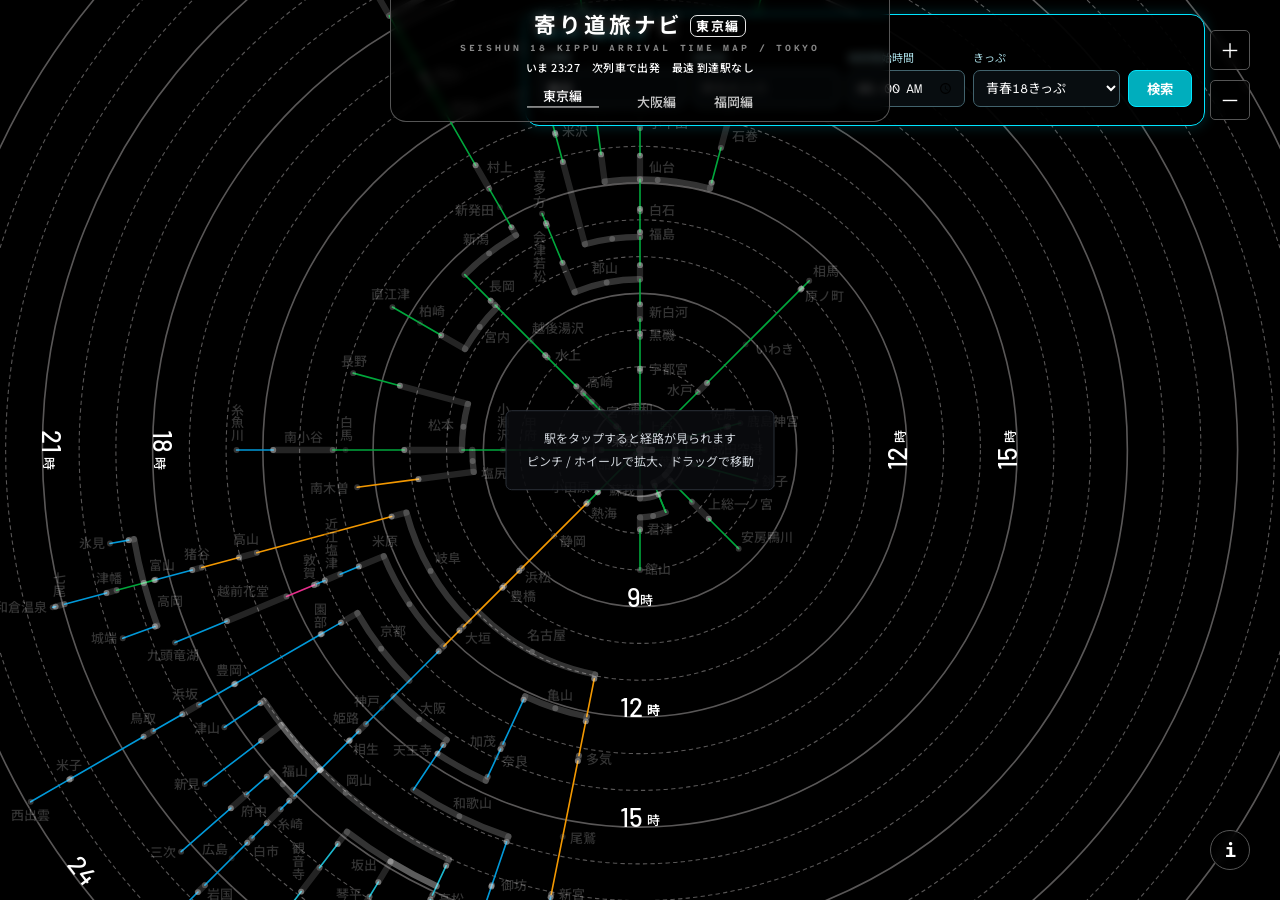
<file: tokyo.html>
<!DOCTYPE html>
<html lang="ja">

<head>
  <meta charset="utf-8">
  <meta name="viewport" content="width=device-width, initial-scale=1, maximum-scale=1, user-scalable=no">
  <title>寄り道旅ナビ 東京編</title>
  <meta name="description" content="いまの時刻から、青春18きっぷで次に乗れる列車をつないだときの各駅到着を等時線で表したマップです。">
  <link rel="canonical" href="https://maps.chizutodesign.com/18kippu/">
  <meta property="og:type" content="website">
  <meta property="og:title" content="寄り道旅ナビ 東京編">
  <meta property="og:description" content="いまの時刻から、青春18きっぷで次に乗れる列車をつないだときの各駅到着を等時線で表したマップです。">
  <meta property="og:locale" content="ja_JP">
  <meta property="og:url" content="https://maps.chizutodesign.com/18kippu/">
  <meta property="og:image" content="https://maps.chizutodesign.com/18kippu/ogp.png">
  <meta property="og:image:width" content="1200">
  <meta property="og:image:height" content="630">
  <meta name="twitter:card" content="summary_large_image">
  <meta name="twitter:creator" content="@chizutodesign">
  <script>/* WebKit は SVG 要素への CSS filter を無視し、縦書きの字送りも独自。判定して CSS で補正する。
UA の "Safari" では判定できない（X などアプリ内ブラウザは Safari を名乗らないが中身は WebKit）。
iOS/iPadOS は全ブラウザが WebKit なので端末で、macOS は Chromium 系を除いて判定する。 */
    (function () {
      var u = navigator.userAgent,
        ios = /iPhone|iPad|iPod/.test(u) || (/Macintosh/.test(u) && navigator.maxTouchPoints > 1),
        mac = /Macintosh/.test(u) && /Safari/.test(u) && !/Chrome|Chromium|Edg|OPR|Android/.test(u);
      if (ios || mac) document.documentElement.classList.add('is-safari');
    })();</script>
  <link rel="preconnect" href="https://fonts.googleapis.com">
  <link rel="preconnect" href="https://fonts.gstatic.com" crossorigin>
  <link rel="stylesheet"
    href="https://fonts.googleapis.com/css2?family=Atkinson+Hyperlegible+Mono:wght@400;700&family=Barlow:wght@500&family=Hanken+Grotesk:wght@400;500;600&family=Noto+Sans+JP:wght@400;500;700&display=swap">
  <link rel="stylesheet" href="sl-transition.css">
  <script>try { if (sessionStorage.getItem('sl-dir')) document.documentElement.classList.add('sl-wait') } catch (e) { }</script>
  <link rel="stylesheet" href="common.css">
  <link rel="stylesheet" href="tokyo.css">
</head>

<body>
  <svg id="map" preserveAspectRatio="xMidYMid slice" xmlns="http://www.w3.org/2000/svg" viewBox="0 0 595.3 841.9">
    <defs>
      <filter id="glow" filterUnits="userSpaceOnUse" x="0" y="0" width="595.3" height="841.9"
        color-interpolation-filters="sRGB">
        <feGaussianBlur in="SourceAlpha" stdDeviation="1.5" result="b1" />
        <feFlood flood-color="#f2c14e" flood-opacity="0.85" result="f1" />
        <feComposite in="f1" in2="b1" operator="in" result="g1" />
        <feGaussianBlur in="SourceAlpha" stdDeviation="4" result="b2" />
        <feFlood flood-color="#f2c14e" flood-opacity="0.5" result="f2" />
        <feComposite in="f2" in2="b2" operator="in" result="g2" />
        <feMerge>
          <feMergeNode in="g2" />
          <feMergeNode in="g2" />
          <feMergeNode in="g1" />
          <feMergeNode in="g1" />
          <feMergeNode in="SourceGraphic" />
        </feMerge>
      </filter>
      <filter id="glowPick" filterUnits="userSpaceOnUse" x="0" y="0" width="595.3" height="841.9"
        color-interpolation-filters="sRGB">
        <feGaussianBlur in="SourceAlpha" stdDeviation="2" result="b1" />
        <feFlood flood-color="#f2c14e" flood-opacity="1" result="f1" />
        <feComposite in="f1" in2="b1" operator="in" result="g1" />
        <feGaussianBlur in="SourceAlpha" stdDeviation="5" result="b2" />
        <feFlood flood-color="#f2c14e" flood-opacity="0.75" result="f2" />
        <feComposite in="f2" in2="b2" operator="in" result="g2" />
        <feMerge>
          <feMergeNode in="g2" />
          <feMergeNode in="g2" />
          <feMergeNode in="g1" />
          <feMergeNode in="g1" />
          <feMergeNode in="SourceGraphic" />
        </feMerge>
      </filter>
    </defs>
    <rect width="595.3" height="841.9" fill="#000" />
    <circle cx="365.7" cy="493.2" r="21.50" fill="none" stroke="#595757" stroke-width="0.75" />
    <circle cx="365.7" cy="493.2" r="38.51" fill="none" stroke="#595757" stroke-width="0.5" stroke-dasharray="2,1.5" />
    <circle cx="365.7" cy="493.2" r="55.52" fill="none" stroke="#595757" stroke-width="0.5" stroke-dasharray="2,1.5" />
    <circle cx="365.7" cy="493.2" r="72.53" fill="none" stroke="#595757" stroke-width="0.75" />
    <circle cx="365.7" cy="493.2" r="89.54" fill="none" stroke="#595757" stroke-width="0.5" stroke-dasharray="2,1.5" />
    <circle cx="365.7" cy="493.2" r="106.56" fill="none" stroke="#595757" stroke-width="0.5" stroke-dasharray="2,1.5" />
    <circle cx="365.7" cy="493.2" r="123.57" fill="none" stroke="#595757" stroke-width="0.75" />
    <circle cx="365.7" cy="493.2" r="140.58" fill="none" stroke="#595757" stroke-width="0.5" stroke-dasharray="2,1.5" />
    <circle cx="365.7" cy="493.2" r="157.59" fill="none" stroke="#595757" stroke-width="0.5" stroke-dasharray="2,1.5" />
    <circle cx="365.7" cy="493.2" r="174.60" fill="none" stroke="#595757" stroke-width="0.75" />
    <circle cx="365.7" cy="493.2" r="191.61" fill="none" stroke="#595757" stroke-width="0.5" stroke-dasharray="2,1.5" />
    <circle cx="365.7" cy="493.2" r="208.62" fill="none" stroke="#595757" stroke-width="0.5" stroke-dasharray="2,1.5" />
    <circle cx="365.7" cy="493.2" r="225.63" fill="none" stroke="#595757" stroke-width="0.75" />
    <circle cx="365.7" cy="493.2" r="242.64" fill="none" stroke="#595757" stroke-width="0.5" stroke-dasharray="2,1.5" />
    <circle cx="365.7" cy="493.2" r="259.66" fill="none" stroke="#595757" stroke-width="0.5" stroke-dasharray="2,1.5" />
    <circle cx="365.7" cy="493.2" r="276.67" fill="none" stroke="#595757" stroke-width="0.75" />
    <circle cx="365.7" cy="493.2" r="293.68" fill="none" stroke="#595757" stroke-width="0.5" stroke-dasharray="2,1.5" />
    <circle cx="365.7" cy="493.2" r="310.69" fill="none" stroke="#595757" stroke-width="0.5" stroke-dasharray="2,1.5" />
    <circle cx="365.7" cy="493.2" r="327.70" fill="none" stroke="#595757" stroke-width="0.75" />
    <line data-e="品川&gt;小田原" data-sn="品川" x1="363.73" y1="495.17" x2="360.52" y2="498.38" stroke="#B5B5B6"
      stroke-width="2.9" stroke-linecap="round" />
    <line data-e="小田原&gt;熱海" data-sn="小田原" x1="346.29" y1="512.61" x2="346.09" y2="512.81" stroke="#B5B5B6"
      stroke-width="2.9" stroke-linecap="round" />
    <line data-e="熱海&gt;静岡" data-sn="熱海" x1="341.48" y1="517.42" x2="340.87" y2="518.03" stroke="#B5B5B6"
      stroke-width="2.9" stroke-linecap="round" />
    <line data-e="浜松&gt;豊橋" data-sn="浜松" x1="311.00" y1="547.90" x2="309.80" y2="549.10" stroke="#B5B5B6"
      stroke-width="2.9" stroke-linecap="round" />
    <line data-e="豊橋&gt;名古屋" data-sn="豊橋" x1="302.78" y1="556.12" x2="301.98" y2="556.92" stroke="#B5B5B6"
      stroke-width="2.9" stroke-linecap="round" />
    <line data-e="大垣&gt;米原" data-sn="大垣" x1="283.94" y1="574.96" x2="282.13" y2="576.77" stroke="#B5B5B6"
      stroke-width="2.9" stroke-linecap="round" />
    <line data-e="米原&gt;京都" data-sn="米原" x1="274.92" y1="583.98" x2="272.51" y2="586.39" stroke="#B5B5B6"
      stroke-width="2.9" stroke-linecap="round" />
    <line data-e="姫路&gt;相生" data-sn="姫路" x1="238.83" y1="620.07" x2="235.42" y2="623.48" stroke="#B5B5B6"
      stroke-width="2.9" stroke-linecap="round" />
    <line data-e="相生&gt;岡山" data-sn="相生" x1="231.41" y1="627.49" x2="231.01" y2="627.89" stroke="#B5B5B6"
      stroke-width="2.9" stroke-linecap="round" />
    <line data-e="岡山&gt;福山" data-sn="岡山" x1="217.78" y1="641.12" x2="217.38" y2="641.52" stroke="#B5B5B6"
      stroke-width="2.9" stroke-linecap="round" />
    <line data-e="福山&gt;糸崎" data-sn="福山" x1="205.55" y1="653.35" x2="203.35" y2="655.55" stroke="#B5B5B6"
      stroke-width="2.9" stroke-linecap="round" />
    <line data-e="糸崎&gt;白市" data-sn="糸崎" x1="199.34" y1="659.56" x2="192.92" y2="665.98" stroke="#B5B5B6"
      stroke-width="2.9" stroke-linecap="round" />
    <line data-e="白市&gt;広島" data-sn="白市" x1="186.11" y1="672.79" x2="183.90" y2="675.00" stroke="#B5B5B6"
      stroke-width="2.9" stroke-linecap="round" />
    <line data-e="岩国&gt;徳山" data-sn="岩国" x1="164.25" y1="694.65" x2="161.05" y2="697.85" stroke="#B5B5B6"
      stroke-width="2.9" stroke-linecap="round" />
    <line data-e="京都&gt;園部" data-sn="京都" x1="234.87" y1="568.73" x2="227.26" y2="573.13" stroke="#B5B5B6"
      stroke-width="2.9" stroke-linecap="round" />
    <line data-e="園部&gt;豊岡" data-sn="園部" x1="218.42" y1="578.23" x2="217.93" y2="578.52" stroke="#B5B5B6"
      stroke-width="2.9" stroke-linecap="round" />
    <line data-e="豊岡&gt;浜坂" data-sn="豊岡" x1="178.40" y1="601.34" x2="177.91" y2="601.62" stroke="#B5B5B6"
      stroke-width="2.9" stroke-linecap="round" />
    <line data-e="浜坂&gt;鳥取" data-sn="浜坂" x1="161.46" y1="611.12" x2="153.85" y2="615.51" stroke="#B5B5B6"
      stroke-width="2.9" stroke-linecap="round" />
    <line data-e="鳥取&gt;米子" data-sn="鳥取" x1="140.34" y1="623.31" x2="135.92" y2="625.86" stroke="#B5B5B6"
      stroke-width="2.9" stroke-linecap="round" />
    <line data-e="米子&gt;西出雲" data-sn="米子" x1="102.28" y1="645.28" x2="101.55" y2="645.71" stroke="#B5B5B6"
      stroke-width="2.9" stroke-linecap="round" />
    <line data-e="米原&gt;近江塩津" data-sn="米原" x1="247.09" y1="542.33" x2="235.56" y2="547.11" stroke="#B5B5B6"
      stroke-width="2.9" stroke-linecap="round" />
    <line data-e="近江塩津&gt;敦賀" data-sn="近江塩津" x1="226.92" y1="550.69" x2="219.84" y2="553.62" stroke="#B5B5B6"
      stroke-width="2.9" stroke-linecap="round" />
    <line data-e="敦賀&gt;越前花堂" data-sn="敦賀" x1="216.18" y1="555.13" x2="214.87" y2="555.68" stroke="#B5B5B6"
      stroke-width="2.9" stroke-linecap="round" />
    <line data-e="越前花堂&gt;九頭竜湖" data-sn="越前花堂" x1="202.03" y1="560.99" x2="174.53" y2="572.39" stroke="#B5B5B6"
      stroke-width="2.9" stroke-linecap="round" />
    <line data-e="岡山&gt;新見" data-sn="岡山" x1="199.74" y1="620.55" x2="190.29" y2="627.80" stroke="#B5B5B6"
      stroke-width="2.9" stroke-linecap="round" />
    <line data-e="岡山&gt;津山" data-sn="岡山" x1="191.66" y1="609.27" x2="190.01" y2="610.37" stroke="#B5B5B6"
      stroke-width="2.9" stroke-linecap="round" />
    <line data-e="福山&gt;府中" data-sn="福山" x1="195.29" y1="642.38" x2="192.94" y2="644.44" stroke="#B5B5B6"
      stroke-width="2.9" stroke-linecap="round" />
    <line data-e="府中&gt;三次" data-sn="府中" x1="183.56" y1="652.65" x2="176.30" y2="659.00" stroke="#B5B5B6"
      stroke-width="2.9" stroke-linecap="round" />
    <line data-e="岡山&gt;坂出" data-sn="岡山" x1="277.29" y1="682.79" x2="275.97" y2="685.62" stroke="#B5B5B6"
      stroke-width="2.9" stroke-linecap="round" />
    <line data-e="坂出&gt;観音寺" data-sn="坂出" x1="230.07" y1="669.96" x2="225.75" y2="675.58" stroke="#B5B5B6"
      stroke-width="2.9" stroke-linecap="round" />
    <line data-e="観音寺&gt;松山" data-sn="観音寺" x1="217.30" y1="686.60" x2="208.84" y2="697.62" stroke="#B5B5B6"
      stroke-width="2.9" stroke-linecap="round" />
    <line data-e="坂出&gt;琴平" data-sn="坂出" x1="250.28" y1="683.77" x2="244.56" y2="693.23" stroke="#B5B5B6"
      stroke-width="2.9" stroke-linecap="round" />
    <line data-e="琴平&gt;佃" data-sn="琴平" x1="240.44" y1="700.02" x2="233.25" y2="711.90" stroke="#B5B5B6"
      stroke-width="2.9" stroke-linecap="round" />
    <line data-e="佃&gt;蔵本" data-sn="佃" x1="240.73" y1="727.25" x2="232.05" y2="743.51" stroke="#B5B5B6"
      stroke-width="2.9" stroke-linecap="round" />
    <line data-e="高松&gt;引田" data-sn="高松" x1="269.62" y1="699.23" x2="268.67" y2="701.29" stroke="#B5B5B6"
      stroke-width="2.9" stroke-linecap="round" />
    <line data-e="引田&gt;徳島" data-sn="引田" x1="259.92" y1="720.05" x2="239.67" y2="763.47" stroke="#B5B5B6"
      stroke-width="2.9" stroke-linecap="round" />
    <line data-e="名古屋&gt;亀山" data-sn="名古屋" x1="344.93" y1="597.13" x2="344.54" y2="599.08" stroke="#B5B5B6"
      stroke-width="2.9" stroke-linecap="round" />
    <line data-e="亀山&gt;加茂" data-sn="亀山" x1="312.52" y1="607.25" x2="311.80" y2="608.79" stroke="#B5B5B6"
      stroke-width="2.9" stroke-linecap="round" />
    <line data-e="加茂&gt;奈良" data-sn="加茂" x1="302.22" y1="629.34" x2="301.14" y2="631.66" stroke="#B5B5B6"
      stroke-width="2.9" stroke-linecap="round" />
    <line data-e="天王寺&gt;和歌山" data-sn="天王寺" x1="295.15" y1="644.50" x2="294.31" y2="646.30" stroke="#B5B5B6"
      stroke-width="2.9" stroke-linecap="round" />
    <line data-e="大阪&gt;和歌山" data-sn="大阪" x1="276.22" y1="627.37" x2="274.64" y2="629.73" stroke="#B5B5B6"
      stroke-width="2.9" stroke-linecap="round" />
    <line data-e="和歌山&gt;御坊" data-sn="和歌山" x1="304.77" y1="672.17" x2="303.95" y2="674.59" stroke="#B5B5B6"
      stroke-width="2.9" stroke-linecap="round" />
    <line data-e="御坊&gt;紀伊田辺" data-sn="御坊" x1="297.10" y1="694.72" x2="296.91" y2="695.25" stroke="#B5B5B6"
      stroke-width="2.9" stroke-linecap="round" />
    <line data-e="亀山&gt;多気" data-sn="亀山" x1="341.04" y1="616.60" x2="340.60" y2="618.82" stroke="#B5B5B6"
      stroke-width="2.9" stroke-linecap="round" />
    <line data-e="多気&gt;尾鷲" data-sn="多気" x1="337.43" y1="634.67" x2="336.93" y2="637.17" stroke="#B5B5B6"
      stroke-width="2.9" stroke-linecap="round" />
    <line data-e="新宮&gt;串本" data-sn="新宮" x1="324.60" y1="698.89" x2="324.32" y2="700.28" stroke="#B5B5B6"
      stroke-width="2.9" stroke-linecap="round" />
    <line data-e="紀伊田辺&gt;椿" data-sn="紀伊田辺" x1="292.99" y1="706.80" x2="286.77" y2="725.05" stroke="#B5B5B6"
      stroke-width="2.9" stroke-linecap="round" />
    <line data-e="岐阜&gt;高山" data-sn="岐阜" x1="257.57" y1="522.17" x2="250.73" y2="524.01" stroke="#B5B5B6"
      stroke-width="2.9" stroke-linecap="round" />
    <line data-e="高山&gt;猪谷" data-sn="高山" x1="188.29" y1="540.74" x2="180.07" y2="542.94" stroke="#B5B5B6"
      stroke-width="2.9" stroke-linecap="round" />
    <line data-e="猪谷&gt;富山" data-sn="猪谷" x1="162.82" y1="547.56" x2="158.44" y2="548.74" stroke="#B5B5B6"
      stroke-width="2.9" stroke-linecap="round" />
    <line data-e="富山&gt;高岡" data-sn="富山" x1="141.46" y1="553.29" x2="140.91" y2="553.43" stroke="#B5B5B6"
      stroke-width="2.9" stroke-linecap="round" />
    <line data-e="高岡&gt;城端" data-sn="高岡" x1="142.22" y1="574.54" x2="141.15" y2="574.93" stroke="#B5B5B6"
      stroke-width="2.9" stroke-linecap="round" />
    <line data-e="高岡&gt;氷見" data-sn="高岡" x1="131.49" y1="534.50" x2="128.98" y2="534.94" stroke="#B5B5B6"
      stroke-width="2.9" stroke-linecap="round" />
    <line data-e="津幡&gt;七尾" data-sn="津幡" x1="123.38" y1="558.13" x2="118.73" y2="559.38" stroke="#B5B5B6"
      stroke-width="2.9" stroke-linecap="round" />
    <line data-e="七尾&gt;和倉温泉" data-sn="七尾" x1="99.28" y1="564.59" x2="95.17" y2="565.69" stroke="#B5B5B6"
      stroke-width="2.9" stroke-linecap="round" />
    <line data-e="高尾&gt;甲府" data-sn="高尾" x1="347.89" y1="493.20" x2="339.95" y2="493.20" stroke="#B5B5B6"
      stroke-width="2.9" stroke-linecap="round" />
    <line data-e="塩尻&gt;南木曽" data-sn="塩尻" x1="288.73" y1="503.33" x2="263.15" y2="506.70" stroke="#B5B5B6"
      stroke-width="2.9" stroke-linecap="round" />
    <line data-e="松本&gt;白馬" data-sn="松本" x1="283.24" y1="493.20" x2="256.59" y2="493.20" stroke="#B5B5B6"
      stroke-width="2.9" stroke-linecap="round" />
    <line data-e="南小谷&gt;糸魚川" data-sn="南小谷" x1="223.42" y1="493.20" x2="195.92" y2="493.20" stroke="#B5B5B6"
      stroke-width="2.9" stroke-linecap="round" />
    <line data-e="松本&gt;長野" data-sn="松本" x1="286.05" y1="471.86" x2="254.56" y2="463.42" stroke="#B5B5B6"
      stroke-width="2.9" stroke-linecap="round" />
    <line data-e="上野&gt;浦和" data-sn="上野" x1="365.70" y1="490.70" x2="365.70" y2="485.88" stroke="#B5B5B6"
      stroke-width="2.9" stroke-linecap="round" />
    <line data-e="宇都宮&gt;黒磯" data-sn="宇都宮" x1="365.70" y1="456.67" x2="365.70" y2="455.54" stroke="#B5B5B6"
      stroke-width="2.9" stroke-linecap="round" />
    <line data-e="黒磯&gt;新白河" data-sn="黒磯" x1="365.70" y1="440.80" x2="365.70" y2="439.38" stroke="#B5B5B6"
      stroke-width="2.9" stroke-linecap="round" />
    <line data-e="新白河&gt;郡山" data-sn="新白河" x1="365.70" y1="432.57" x2="365.70" y2="425.77" stroke="#B5B5B6"
      stroke-width="2.9" stroke-linecap="round" />
    <line data-e="郡山&gt;福島" data-sn="郡山" x1="365.70" y1="414.15" x2="365.70" y2="407.62" stroke="#B5B5B6"
      stroke-width="2.9" stroke-linecap="round" />
    <line data-e="福島&gt;白石" data-sn="福島" x1="365.70" y1="394.58" x2="365.70" y2="392.31" stroke="#B5B5B6"
      stroke-width="2.9" stroke-linecap="round" />
    <line data-e="白石&gt;仙台" data-sn="白石" x1="365.70" y1="382.68" x2="365.70" y2="381.54" stroke="#B5B5B6"
      stroke-width="2.9" stroke-linecap="round" />
    <line data-e="仙台&gt;小牛田" data-sn="仙台" x1="365.70" y1="367.93" x2="365.70" y2="356.88" stroke="#B5B5B6"
      stroke-width="2.9" stroke-linecap="round" />
    <line data-e="小牛田&gt;一ノ関" data-sn="小牛田" x1="365.70" y1="344.12" x2="365.70" y2="339.58" stroke="#B5B5B6"
      stroke-width="2.9" stroke-linecap="round" />
    <line data-e="一ノ関&gt;北上" data-sn="一ノ関" x1="365.70" y1="326.54" x2="365.70" y2="323.70" stroke="#B5B5B6"
      stroke-width="2.9" stroke-linecap="round" />
    <line data-e="花巻&gt;釜石" data-sn="花巻" x1="413.16" y1="316.06" x2="414.78" y2="310.03" stroke="#B5B5B6"
      stroke-width="2.9" stroke-linecap="round" />
    <line data-e="北上&gt;横手" data-sn="北上" x1="342.17" y1="314.47" x2="338.91" y2="289.74" stroke="#B5B5B6"
      stroke-width="2.9" stroke-linecap="round" />
    <line data-e="横手&gt;大曲" data-sn="横手" x1="336.14" y1="268.65" x2="335.99" y2="267.53" stroke="#B5B5B6"
      stroke-width="2.9" stroke-linecap="round" />
    <line data-e="郡山&gt;会津若松" data-sn="郡山" x1="335.45" y1="420.16" x2="329.81" y2="406.54" stroke="#B5B5B6"
      stroke-width="2.9" stroke-linecap="round" />
    <line data-e="会津若松&gt;喜多方" data-sn="会津若松" x1="322.64" y1="389.25" x2="322.21" y2="388.21" stroke="#B5B5B6"
      stroke-width="2.9" stroke-linecap="round" />
    <line data-e="福島&gt;米沢" data-sn="福島" x1="340.18" y1="397.94" x2="329.98" y2="359.88" stroke="#B5B5B6"
      stroke-width="2.9" stroke-linecap="round" />
    <line data-e="米沢&gt;山形" data-sn="米沢" x1="326.60" y1="347.28" x2="326.38" y2="346.46" stroke="#B5B5B6"
      stroke-width="2.9" stroke-linecap="round" />
    <line data-e="山形&gt;新庄" data-sn="山形" x1="323.08" y1="334.13" x2="321.10" y2="326.74" stroke="#B5B5B6"
      stroke-width="2.9" stroke-linecap="round" />
    <line data-e="仙台&gt;羽前千歳" data-sn="仙台" x1="349.35" y1="369.00" x2="347.68" y2="356.35" stroke="#B5B5B6"
      stroke-width="2.9" stroke-linecap="round" />
    <line data-e="羽前千歳&gt;新庄" data-sn="羽前千歳" x1="344.98" y1="335.83" x2="342.98" y2="320.66" stroke="#B5B5B6"
      stroke-width="2.9" stroke-linecap="round" />
    <line data-e="仙台&gt;石巻" data-sn="仙台" x1="398.12" y1="372.20" x2="398.86" y2="369.46" stroke="#B5B5B6"
      stroke-width="2.9" stroke-linecap="round" />
    <line data-e="石巻&gt;女川" data-sn="石巻" x1="403.18" y1="353.30" x2="408.03" y2="335.23" stroke="#B5B5B6"
      stroke-width="2.9" stroke-linecap="round" />
    <line data-e="上野&gt;水戸" data-sn="上野" x1="367.47" y1="491.43" x2="371.08" y2="487.82" stroke="#B5B5B6"
      stroke-width="2.9" stroke-linecap="round" />
    <line data-e="水戸&gt;いわき" data-sn="水戸" x1="392.53" y1="466.37" x2="396.74" y2="462.16" stroke="#B5B5B6"
      stroke-width="2.9" stroke-linecap="round" />
    <line data-e="原ノ町&gt;相馬" data-sn="原ノ町" x1="440.04" y1="418.86" x2="440.44" y2="418.46" stroke="#B5B5B6"
      stroke-width="2.9" stroke-linecap="round" />
    <line data-e="上野&gt;大宮" data-sn="上野" x1="363.93" y1="491.43" x2="359.92" y2="487.42" stroke="#B5B5B6"
      stroke-width="2.9" stroke-linecap="round" />
    <line data-e="大宮&gt;熊谷" data-sn="大宮" x1="355.71" y1="483.21" x2="348.00" y2="475.50" stroke="#B5B5B6"
      stroke-width="2.9" stroke-linecap="round" />
    <line data-e="熊谷&gt;高崎" data-sn="熊谷" x1="348.00" y1="475.50" x2="339.47" y2="466.97" stroke="#B5B5B6"
      stroke-width="2.9" stroke-linecap="round" />
    <line data-e="高崎&gt;水上" data-sn="高崎" x1="339.47" y1="466.97" x2="336.26" y2="463.76" stroke="#B5B5B6"
      stroke-width="2.9" stroke-linecap="round" />
    <line data-e="水上&gt;越後湯沢" data-sn="水上" x1="322.83" y1="450.33" x2="321.83" y2="449.33" stroke="#B5B5B6"
      stroke-width="2.9" stroke-linecap="round" />
    <line data-e="宮内&gt;柏崎" data-sn="宮内" x1="284.71" y1="446.44" x2="273.67" y2="440.06" stroke="#B5B5B6"
      stroke-width="2.9" stroke-linecap="round" />
    <line data-e="長岡&gt;新潟" data-sn="長岡" x1="298.57" y1="426.07" x2="296.57" y2="424.07" stroke="#B5B5B6"
      stroke-width="2.9" stroke-linecap="round" />
    <line data-e="新潟&gt;新発田" data-sn="新潟" x1="308.31" y1="393.80" x2="306.18" y2="390.12" stroke="#B5B5B6"
      stroke-width="2.9" stroke-linecap="round" />
    <line data-e="村上&gt;鶴岡" data-sn="村上" x1="295.84" y1="372.19" x2="289.60" y2="361.39" stroke="#B5B5B6"
      stroke-width="2.9" stroke-linecap="round" />
    <line data-e="酒田&gt;秋田" data-sn="酒田" x1="268.05" y1="324.07" x2="265.64" y2="319.89" stroke="#B5B5B6"
      stroke-width="2.9" stroke-linecap="round" />
    <line data-e="秋田&gt;男鹿" data-sn="秋田" x1="249.62" y1="292.15" x2="244.52" y2="283.31" stroke="#B5B5B6"
      stroke-width="2.9" stroke-linecap="round" />
    <line data-e="秋田&gt;東能代" data-sn="秋田" x1="305.61" y1="268.96" x2="304.73" y2="265.67" stroke="#B5B5B6"
      stroke-width="2.9" stroke-linecap="round" />
    <line data-e="東能代&gt;岩館" data-sn="東能代" x1="268.83" y1="259.33" x2="261.89" y2="242.57" stroke="#B5B5B6"
      stroke-width="2.9" stroke-linecap="round" />
    <line data-e="大館&gt;弘前" data-sn="大館" x1="296.81" y1="236.09" x2="293.87" y2="225.14" stroke="#B5B5B6"
      stroke-width="2.9" stroke-linecap="round" />
    <line data-e="東京&gt;千葉" data-sn="東京" x1="365.94" y1="493.20" x2="371.32" y2="493.20" stroke="#B5B5B6"
      stroke-width="2.9" stroke-linecap="round" />
    <line data-e="千葉&gt;佐原" data-sn="千葉" x1="381.54" y1="488.96" x2="387.56" y2="487.34" stroke="#B5B5B6"
      stroke-width="2.9" stroke-linecap="round" />
    <line data-e="佐原&gt;鹿島神宮" data-sn="佐原" x1="405.64" y1="482.50" x2="406.46" y2="482.28" stroke="#B5B5B6"
      stroke-width="2.9" stroke-linecap="round" />
    <line data-e="千葉&gt;銚子" data-sn="千葉" x1="381.54" y1="497.44" x2="390.58" y2="499.87" stroke="#B5B5B6"
      stroke-width="2.9" stroke-linecap="round" />
    <line data-e="千葉&gt;君津" data-sn="千葉" x1="371.97" y1="508.35" x2="372.52" y2="509.66" stroke="#B5B5B6"
      stroke-width="2.9" stroke-linecap="round" />
    <line data-e="君津&gt;館山" data-sn="君津" x1="365.70" y1="524.34" x2="365.70" y2="530.01" stroke="#B5B5B6"
      stroke-width="2.9" stroke-linecap="round" />
    <line data-e="東京&gt;蘇我" data-sn="東京" x1="365.70" y1="493.44" x2="365.70" y2="496.27" stroke="#B5B5B6"
      stroke-width="2.9" stroke-linecap="round" />
    <line data-e="蘇我&gt;君津" data-sn="蘇我" x1="365.70" y1="510.45" x2="365.70" y2="515.55" stroke="#B5B5B6"
      stroke-width="2.9" stroke-linecap="round" />
    <line data-e="千葉&gt;上総一ノ宮" data-sn="千葉" x1="377.29" y1="504.79" x2="379.90" y2="507.40" stroke="#B5B5B6"
      stroke-width="2.9" stroke-linecap="round" />
    <line data-e="上総一ノ宮&gt;安房鴨川" data-sn="上総一ノ宮" x1="389.72" y1="517.22" x2="397.54" y2="525.04" stroke="#B5B5B6"
      stroke-width="2.9" stroke-linecap="round" />
    <line data-e="東京&gt;品川" x1="366.33" y1="492.57" x2="363.73" y2="495.17" stroke="#00A73C" stroke-width="0.75"
      stroke-linecap="round" />
    <line data-e="品川&gt;小田原" x1="360.52" y1="498.38" x2="346.29" y2="512.61" stroke="#00A73C" stroke-width="0.75"
      stroke-linecap="round" />
    <line data-e="小田原&gt;熱海" x1="346.09" y1="512.81" x2="341.48" y2="517.42" stroke="#00A73C" stroke-width="0.75"
      stroke-linecap="round" />
    <line data-e="熱海&gt;静岡" x1="340.87" y1="518.03" x2="325.84" y2="533.06" stroke="#F39800" stroke-width="0.75"
      stroke-linecap="round" />
    <line data-e="静岡&gt;浜松" x1="325.84" y1="533.06" x2="311.00" y2="547.90" stroke="#F39800" stroke-width="0.75"
      stroke-linecap="round" />
    <line data-e="浜松&gt;豊橋" x1="309.80" y1="549.10" x2="302.78" y2="556.12" stroke="#F39800" stroke-width="0.75"
      stroke-linecap="round" />
    <line data-e="豊橋&gt;名古屋" x1="301.98" y1="556.92" x2="290.75" y2="568.15" stroke="#F39800" stroke-width="0.75"
      stroke-linecap="round" />
    <line data-e="名古屋&gt;岐阜" x1="290.75" y1="568.15" x2="286.54" y2="572.36" stroke="#F39800" stroke-width="0.75"
      stroke-linecap="round" />
    <line data-e="岐阜&gt;大垣" x1="286.54" y1="572.36" x2="283.94" y2="574.96" stroke="#F39800" stroke-width="0.75"
      stroke-linecap="round" />
    <line data-e="大垣&gt;米原" x1="282.13" y1="576.77" x2="274.92" y2="583.98" stroke="#F39800" stroke-width="0.75"
      stroke-linecap="round" />
    <line data-e="米原&gt;京都" x1="272.51" y1="586.39" x2="258.88" y2="600.02" stroke="#0099D9" stroke-width="0.75"
      stroke-linecap="round" />
    <line data-e="京都&gt;大阪" x1="258.88" y1="600.02" x2="251.66" y2="607.24" stroke="#0099D9" stroke-width="0.75"
      stroke-linecap="round" />
    <line data-e="大阪&gt;神戸" x1="251.66" y1="607.24" x2="246.25" y2="612.65" stroke="#0099D9" stroke-width="0.75"
      stroke-linecap="round" />
    <line data-e="神戸&gt;姫路" x1="246.25" y1="612.65" x2="238.83" y2="620.07" stroke="#0099D9" stroke-width="0.75"
      stroke-linecap="round" />
    <line data-e="姫路&gt;相生" x1="235.42" y1="623.48" x2="231.41" y2="627.49" stroke="#0099D9" stroke-width="0.75"
      stroke-linecap="round" />
    <line data-e="相生&gt;岡山" x1="231.01" y1="627.89" x2="217.78" y2="641.12" stroke="#0099D9" stroke-width="0.75"
      stroke-linecap="round" />
    <line data-e="岡山&gt;福山" x1="217.38" y1="641.52" x2="205.55" y2="653.35" stroke="#0099D9" stroke-width="0.75"
      stroke-linecap="round" />
    <line data-e="福山&gt;糸崎" x1="203.35" y1="655.55" x2="199.34" y2="659.56" stroke="#0099D9" stroke-width="0.75"
      stroke-linecap="round" />
    <line data-e="糸崎&gt;白市" x1="192.92" y1="665.98" x2="186.11" y2="672.79" stroke="#0099D9" stroke-width="0.75"
      stroke-linecap="round" />
    <line data-e="白市&gt;広島" x1="183.90" y1="675.00" x2="176.68" y2="682.22" stroke="#0099D9" stroke-width="0.75"
      stroke-linecap="round" />
    <line data-e="広島&gt;岩国" x1="176.68" y1="682.22" x2="164.25" y2="694.65" stroke="#0099D9" stroke-width="0.75"
      stroke-linecap="round" />
    <line data-e="岩国&gt;徳山" x1="161.05" y1="697.85" x2="146.81" y2="712.09" stroke="#0099D9" stroke-width="0.75"
      stroke-linecap="round" />
    <line data-e="徳山&gt;新山口" x1="146.81" y1="712.09" x2="133.78" y2="725.12" stroke="#0099D9" stroke-width="0.75"
      stroke-linecap="round" />
    <line data-e="京都&gt;園部" x1="227.26" y1="573.13" x2="218.42" y2="578.23" stroke="#0099D9" stroke-width="0.75"
      stroke-linecap="round" />
    <line data-e="園部&gt;豊岡" x1="217.93" y1="578.52" x2="178.40" y2="601.34" stroke="#0099D9" stroke-width="0.75"
      stroke-linecap="round" />
    <line data-e="豊岡&gt;浜坂" x1="177.91" y1="601.62" x2="161.46" y2="611.12" stroke="#0099D9" stroke-width="0.75"
      stroke-linecap="round" />
    <line data-e="浜坂&gt;鳥取" x1="153.85" y1="615.51" x2="140.34" y2="623.31" stroke="#0099D9" stroke-width="0.75"
      stroke-linecap="round" />
    <line data-e="鳥取&gt;米子" x1="135.92" y1="625.86" x2="102.28" y2="645.28" stroke="#0099D9" stroke-width="0.75"
      stroke-linecap="round" />
    <line data-e="米子&gt;西出雲" x1="101.55" y1="645.71" x2="83.62" y2="656.06" stroke="#0099D9" stroke-width="0.75"
      stroke-linecap="round" />
    <line data-e="米原&gt;近江塩津" x1="235.56" y1="547.11" x2="226.92" y2="550.69" stroke="#0099D9" stroke-width="0.75"
      stroke-linecap="round" />
    <line data-e="近江塩津&gt;敦賀" x1="219.84" y1="553.62" x2="216.18" y2="555.13" stroke="#0099D9" stroke-width="0.75"
      stroke-linecap="round" />
    <line data-e="敦賀&gt;越前花堂" x1="214.87" y1="555.68" x2="202.03" y2="560.99" stroke="#E62E8B" stroke-width="0.75"
      stroke-linecap="round" />
    <line data-e="越前花堂&gt;九頭竜湖" x1="174.53" y1="572.39" x2="150.43" y2="582.37" stroke="#0099D9" stroke-width="0.75"
      stroke-linecap="round" />
    <line data-e="岡山&gt;新見" x1="190.29" y1="627.80" x2="164.20" y2="647.82" stroke="#0099D9" stroke-width="0.75"
      stroke-linecap="round" />
    <line data-e="岡山&gt;津山" x1="190.01" y1="610.37" x2="173.27" y2="621.54" stroke="#0099D9" stroke-width="0.75"
      stroke-linecap="round" />
    <line data-e="福山&gt;府中" x1="192.94" y1="644.44" x2="183.56" y2="652.65" stroke="#0099D9" stroke-width="0.75"
      stroke-linecap="round" />
    <line data-e="府中&gt;三次" x1="176.30" y1="659.00" x2="153.27" y2="679.17" stroke="#0099D9" stroke-width="0.75"
      stroke-linecap="round" />
    <line data-e="岡山&gt;坂出" x1="275.97" y1="685.62" x2="271.54" y2="695.12" stroke="#1BB8CE" stroke-width="0.75"
      stroke-linecap="round" />
    <line data-e="坂出&gt;高松" x1="271.54" y1="695.12" x2="269.62" y2="699.23" stroke="#1BB8CE" stroke-width="0.75"
      stroke-linecap="round" />
    <line data-e="坂出&gt;観音寺" x1="225.75" y1="675.58" x2="217.30" y2="686.60" stroke="#1BB8CE" stroke-width="0.75"
      stroke-linecap="round" />
    <line data-e="観音寺&gt;松山" x1="208.84" y1="697.62" x2="176.91" y2="739.24" stroke="#1BB8CE" stroke-width="0.75"
      stroke-linecap="round" />
    <line data-e="坂出&gt;琴平" x1="244.56" y1="693.23" x2="240.44" y2="700.02" stroke="#1BB8CE" stroke-width="0.75"
      stroke-linecap="round" />
    <line data-e="琴平&gt;佃" x1="233.25" y1="711.90" x2="228.25" y2="720.15" stroke="#1BB8CE" stroke-width="0.75"
      stroke-linecap="round" />
    <line data-e="佃&gt;阿波池田" x1="228.25" y1="720.15" x2="227.37" y2="721.61" stroke="#1BB8CE" stroke-width="0.75"
      stroke-linecap="round" />
    <line data-e="佃&gt;蔵本" x1="232.05" y1="743.51" x2="218.03" y2="769.77" stroke="#1BB8CE" stroke-width="0.75"
      stroke-linecap="round" />
    <line data-e="高松&gt;引田" x1="268.67" y1="701.29" x2="259.92" y2="720.05" stroke="#1BB8CE" stroke-width="0.75"
      stroke-linecap="round" />
    <line data-e="引田&gt;徳島" x1="239.67" y1="763.47" x2="233.32" y2="777.09" stroke="#1BB8CE" stroke-width="0.75"
      stroke-linecap="round" />
    <line data-e="名古屋&gt;亀山" x1="344.54" y1="599.08" x2="341.04" y2="616.60" stroke="#F39800" stroke-width="0.75"
      stroke-linecap="round" />
    <line data-e="亀山&gt;加茂" x1="311.80" y1="608.79" x2="302.22" y2="629.34" stroke="#0099D9" stroke-width="0.75"
      stroke-linecap="round" />
    <line data-e="加茂&gt;奈良" x1="301.14" y1="631.66" x2="299.34" y2="635.51" stroke="#0099D9" stroke-width="0.75"
      stroke-linecap="round" />
    <line data-e="奈良&gt;天王寺" x1="299.34" y1="635.51" x2="295.15" y2="644.50" stroke="#0099D9" stroke-width="0.75"
      stroke-linecap="round" />
    <line data-e="大阪&gt;和歌山" x1="274.64" y1="629.73" x2="260.80" y2="650.49" stroke="#0099D9" stroke-width="0.75"
      stroke-linecap="round" />
    <line data-e="和歌山&gt;御坊" x1="303.95" y1="674.59" x2="297.10" y2="694.72" stroke="#0099D9" stroke-width="0.75"
      stroke-linecap="round" />
    <line data-e="御坊&gt;紀伊田辺" x1="296.91" y1="695.25" x2="292.99" y2="706.80" stroke="#0099D9" stroke-width="0.75"
      stroke-linecap="round" />
    <line data-e="亀山&gt;多気" x1="340.60" y1="618.82" x2="337.43" y2="634.67" stroke="#F39800" stroke-width="0.75"
      stroke-linecap="round" />
    <line data-e="多気&gt;尾鷲" x1="336.93" y1="637.17" x2="329.93" y2="672.20" stroke="#F39800" stroke-width="0.75"
      stroke-linecap="round" />
    <line data-e="尾鷲&gt;新宮" x1="329.93" y1="672.20" x2="324.60" y2="698.89" stroke="#F39800" stroke-width="0.75"
      stroke-linecap="round" />
    <line data-e="新宮&gt;串本" x1="324.32" y1="700.28" x2="320.65" y2="718.63" stroke="#0099D9" stroke-width="0.75"
      stroke-linecap="round" />
    <line data-e="串本&gt;椿" x1="320.65" y1="718.63" x2="316.27" y2="740.59" stroke="#0099D9" stroke-width="0.75"
      stroke-linecap="round" />
    <line data-e="紀伊田辺&gt;椿" x1="286.77" y1="725.05" x2="284.40" y2="732.02" stroke="#0099D9" stroke-width="0.75"
      stroke-linecap="round" />
    <line data-e="岐阜&gt;高山" x1="250.73" y1="524.01" x2="188.29" y2="540.74" stroke="#F39800" stroke-width="0.75"
      stroke-linecap="round" />
    <line data-e="高山&gt;猪谷" x1="180.07" y1="542.94" x2="162.82" y2="547.56" stroke="#F39800" stroke-width="0.75"
      stroke-linecap="round" />
    <line data-e="猪谷&gt;富山" x1="158.44" y1="548.74" x2="141.46" y2="553.29" stroke="#0099D9" stroke-width="0.75"
      stroke-linecap="round" />
    <line data-e="富山&gt;高岡" x1="140.91" y1="553.43" x2="135.98" y2="554.75" stroke="#00A73C" stroke-width="0.75"
      stroke-linecap="round" />
    <line data-e="高岡&gt;城端" x1="141.15" y1="574.93" x2="126.23" y2="580.36" stroke="#0099D9" stroke-width="0.75"
      stroke-linecap="round" />
    <line data-e="高岡&gt;氷見" x1="128.98" y1="534.94" x2="120.32" y2="536.47" stroke="#0099D9" stroke-width="0.75"
      stroke-linecap="round" />
    <line data-e="高岡&gt;津幡" x1="135.98" y1="554.75" x2="123.38" y2="558.13" stroke="#00A73C" stroke-width="0.75"
      stroke-linecap="round" />
    <line data-e="津幡&gt;七尾" x1="118.73" y1="559.38" x2="99.28" y2="564.59" stroke="#0099D9" stroke-width="0.75"
      stroke-linecap="round" />
    <line data-e="七尾&gt;和倉温泉" x1="95.17" y1="565.69" x2="93.80" y2="566.05" stroke="#0099D9" stroke-width="0.75"
      stroke-linecap="round" />
    <line data-e="東京&gt;高尾" x1="367.45" y1="493.20" x2="347.89" y2="493.20" stroke="#00A73C" stroke-width="0.75"
      stroke-linecap="round" />
    <line data-e="高尾&gt;甲府" x1="339.95" y1="493.20" x2="315.00" y2="493.20" stroke="#00A73C" stroke-width="0.75"
      stroke-linecap="round" />
    <line data-e="甲府&gt;小淵沢" x1="315.00" y1="493.20" x2="302.24" y2="493.20" stroke="#00A73C" stroke-width="0.75"
      stroke-linecap="round" />
    <line data-e="小淵沢&gt;塩尻" x1="302.24" y1="493.20" x2="288.06" y2="493.20" stroke="#00A73C" stroke-width="0.75"
      stroke-linecap="round" />
    <line data-e="塩尻&gt;松本" x1="288.06" y1="493.20" x2="283.24" y2="493.20" stroke="#00A73C" stroke-width="0.75"
      stroke-linecap="round" />
    <line data-e="塩尻&gt;南木曽" x1="263.15" y1="506.70" x2="234.76" y2="510.44" stroke="#F39800" stroke-width="0.75"
      stroke-linecap="round" />
    <line data-e="松本&gt;白馬" x1="256.59" y1="493.20" x2="229.38" y2="493.20" stroke="#00A73C" stroke-width="0.75"
      stroke-linecap="round" />
    <line data-e="白馬&gt;南小谷" x1="229.38" y1="493.20" x2="223.42" y2="493.20" stroke="#00A73C" stroke-width="0.75"
      stroke-linecap="round" />
    <line data-e="南小谷&gt;糸魚川" x1="195.92" y1="493.20" x2="178.91" y2="493.20" stroke="#0099D9" stroke-width="0.75"
      stroke-linecap="round" />
    <line data-e="松本&gt;長野" x1="254.56" y1="463.42" x2="232.92" y2="457.62" stroke="#00A73C" stroke-width="0.75"
      stroke-linecap="round" />
    <line data-e="東京&gt;上野" x1="365.87" y1="493.03" x2="367.47" y2="491.43" stroke="#00A73C" stroke-width="0.75"
      stroke-linecap="round" />
    <line data-e="上野&gt;浦和" x1="365.70" y1="485.88" x2="365.70" y2="480.49" stroke="#00A73C" stroke-width="0.75"
      stroke-linecap="round" />
    <line data-e="浦和&gt;宇都宮" x1="365.70" y1="480.49" x2="365.70" y2="456.67" stroke="#00A73C" stroke-width="0.75"
      stroke-linecap="round" />
    <line data-e="宇都宮&gt;黒磯" x1="365.70" y1="455.54" x2="365.70" y2="440.80" stroke="#00A73C" stroke-width="0.75"
      stroke-linecap="round" />
    <line data-e="黒磯&gt;新白河" x1="365.70" y1="439.38" x2="365.70" y2="432.57" stroke="#00A73C" stroke-width="0.75"
      stroke-linecap="round" />
    <line data-e="新白河&gt;郡山" x1="365.70" y1="425.77" x2="365.70" y2="414.15" stroke="#00A73C" stroke-width="0.75"
      stroke-linecap="round" />
    <line data-e="郡山&gt;福島" x1="365.70" y1="407.62" x2="365.70" y2="394.58" stroke="#00A73C" stroke-width="0.75"
      stroke-linecap="round" />
    <line data-e="福島&gt;白石" x1="365.70" y1="392.31" x2="365.70" y2="382.68" stroke="#00A73C" stroke-width="0.75"
      stroke-linecap="round" />
    <line data-e="白石&gt;仙台" x1="365.70" y1="381.54" x2="365.70" y2="367.93" stroke="#00A73C" stroke-width="0.75"
      stroke-linecap="round" />
    <line data-e="仙台&gt;小牛田" x1="365.70" y1="356.88" x2="365.70" y2="344.12" stroke="#00A73C" stroke-width="0.75"
      stroke-linecap="round" />
    <line data-e="小牛田&gt;一ノ関" x1="365.70" y1="339.58" x2="365.70" y2="326.54" stroke="#00A73C" stroke-width="0.75"
      stroke-linecap="round" />
    <line data-e="一ノ関&gt;北上" x1="365.70" y1="323.70" x2="365.70" y2="312.93" stroke="#00A73C" stroke-width="0.75"
      stroke-linecap="round" />
    <line data-e="北上&gt;花巻" x1="365.70" y1="312.93" x2="365.70" y2="309.81" stroke="#00A73C" stroke-width="0.75"
      stroke-linecap="round" />
    <line data-e="花巻&gt;盛岡" x1="365.70" y1="309.81" x2="365.70" y2="298.47" stroke="#00A73C" stroke-width="0.75"
      stroke-linecap="round" />
    <line data-e="花巻&gt;釜石" x1="414.78" y1="310.03" x2="423.95" y2="275.80" stroke="#00A73C" stroke-width="0.75"
      stroke-linecap="round" />
    <line data-e="北上&gt;横手" x1="338.91" y1="289.74" x2="336.14" y2="268.65" stroke="#00A73C" stroke-width="0.75"
      stroke-linecap="round" />
    <line data-e="横手&gt;大曲" x1="335.99" y1="267.53" x2="335.36" y2="262.75" stroke="#00A73C" stroke-width="0.75"
      stroke-linecap="round" />
    <line data-e="郡山&gt;会津若松" x1="329.81" y1="406.54" x2="322.64" y2="389.25" stroke="#00A73C" stroke-width="0.75"
      stroke-linecap="round" />
    <line data-e="会津若松&gt;喜多方" x1="322.21" y1="388.21" x2="320.37" y2="383.75" stroke="#00A73C" stroke-width="0.75"
      stroke-linecap="round" />
    <line data-e="福島&gt;米沢" x1="329.98" y1="359.88" x2="326.60" y2="347.28" stroke="#00A73C" stroke-width="0.75"
      stroke-linecap="round" />
    <line data-e="米沢&gt;山形" x1="326.38" y1="346.46" x2="323.08" y2="334.13" stroke="#00A73C" stroke-width="0.75"
      stroke-linecap="round" />
    <line data-e="山形&gt;新庄" x1="321.10" y1="326.74" x2="315.81" y2="307.02" stroke="#00A73C" stroke-width="0.75"
      stroke-linecap="round" />
    <line data-e="仙台&gt;羽前千歳" x1="347.68" y1="356.35" x2="344.98" y2="335.83" stroke="#00A73C" stroke-width="0.75"
      stroke-linecap="round" />
    <line data-e="羽前千歳&gt;新庄" x1="320.66" y1="325.10" x2="315.81" y2="307.02" stroke="#00A73C" stroke-width="0.75"
      stroke-linecap="round" />
    <line data-e="仙台&gt;石巻" x1="398.86" y1="369.46" x2="403.18" y2="353.30" stroke="#00A73C" stroke-width="0.75"
      stroke-linecap="round" />
    <line data-e="石巻&gt;女川" x1="408.03" y1="335.23" x2="409.94" y2="328.11" stroke="#00A73C" stroke-width="0.75"
      stroke-linecap="round" />
    <line data-e="上野&gt;水戸" x1="371.08" y1="487.82" x2="392.53" y2="466.37" stroke="#00A73C" stroke-width="0.75"
      stroke-linecap="round" />
    <line data-e="水戸&gt;いわき" x1="396.74" y1="462.16" x2="414.58" y2="444.32" stroke="#00A73C" stroke-width="0.75"
      stroke-linecap="round" />
    <line data-e="いわき&gt;原ノ町" x1="414.58" y1="444.32" x2="440.04" y2="418.86" stroke="#00A73C" stroke-width="0.75"
      stroke-linecap="round" />
    <line data-e="原ノ町&gt;相馬" x1="440.44" y1="418.46" x2="444.05" y2="414.85" stroke="#00A73C" stroke-width="0.75"
      stroke-linecap="round" />
    <line data-e="上野&gt;大宮" x1="359.92" y1="487.42" x2="355.71" y2="483.21" stroke="#00A73C" stroke-width="0.75"
      stroke-linecap="round" />
    <line data-e="大宮&gt;高崎" x1="354.71" y1="482.21" x2="339.47" y2="466.97" stroke="#00A73C" stroke-width="0.75"
      stroke-linecap="round" />
    <line data-e="高崎&gt;水上" x1="336.26" y1="463.76" x2="322.83" y2="450.33" stroke="#00A73C" stroke-width="0.75"
      stroke-linecap="round" />
    <line data-e="水上&gt;越後湯沢" x1="321.83" y1="449.33" x2="315.21" y2="442.71" stroke="#00A73C" stroke-width="0.75"
      stroke-linecap="round" />
    <line data-e="越後湯沢&gt;宮内" x1="315.21" y1="442.71" x2="299.58" y2="427.08" stroke="#00A73C" stroke-width="0.75"
      stroke-linecap="round" />
    <line data-e="宮内&gt;長岡" x1="299.58" y1="427.08" x2="298.57" y2="426.07" stroke="#00A73C" stroke-width="0.75"
      stroke-linecap="round" />
    <line data-e="宮内&gt;柏崎" x1="273.67" y1="440.06" x2="263.84" y2="434.39" stroke="#00A73C" stroke-width="0.75"
      stroke-linecap="round" />
    <line data-e="柏崎&gt;直江津" x1="263.84" y1="434.39" x2="251.08" y2="427.02" stroke="#00A73C" stroke-width="0.75"
      stroke-linecap="round" />
    <line data-e="長岡&gt;新潟" x1="296.57" y1="424.07" x2="284.54" y2="412.04" stroke="#00A73C" stroke-width="0.75"
      stroke-linecap="round" />
    <line data-e="新潟&gt;新発田" x1="306.18" y1="390.12" x2="300.80" y2="380.79" stroke="#00A73C" stroke-width="0.75"
      stroke-linecap="round" />
    <line data-e="新発田&gt;村上" x1="300.80" y1="380.79" x2="295.84" y2="372.19" stroke="#00A73C" stroke-width="0.75"
      stroke-linecap="round" />
    <line data-e="村上&gt;鶴岡" x1="289.60" y1="361.39" x2="275.85" y2="337.57" stroke="#00A73C" stroke-width="0.75"
      stroke-linecap="round" />
    <line data-e="鶴岡&gt;酒田" x1="275.85" y1="337.57" x2="268.05" y2="324.07" stroke="#00A73C" stroke-width="0.75"
      stroke-linecap="round" />
    <line data-e="酒田&gt;秋田" x1="265.64" y1="319.89" x2="249.62" y2="292.15" stroke="#00A73C" stroke-width="0.75"
      stroke-linecap="round" />
    <line data-e="秋田&gt;男鹿" x1="244.52" y1="283.31" x2="236.72" y2="269.80" stroke="#00A73C" stroke-width="0.75"
      stroke-linecap="round" />
    <line data-e="秋田&gt;東能代" x1="304.73" y1="265.67" x2="300.18" y2="248.69" stroke="#00A73C" stroke-width="0.75"
      stroke-linecap="round" />
    <line data-e="東能代&gt;大館" x1="300.18" y1="248.69" x2="296.81" y2="236.09" stroke="#00A73C" stroke-width="0.75"
      stroke-linecap="round" />
    <line data-e="東能代&gt;岩館" x1="261.89" y1="242.57" x2="256.89" y2="230.52" stroke="#00A73C" stroke-width="0.75"
      stroke-linecap="round" />
    <line data-e="大館&gt;弘前" x1="293.87" y1="225.14" x2="291.30" y2="215.55" stroke="#00A73C" stroke-width="0.75"
      stroke-linecap="round" />
    <line data-e="弘前&gt;青森" x1="291.30" y1="215.55" x2="288.37" y2="204.60" stroke="#00A73C" stroke-width="0.75"
      stroke-linecap="round" />
    <line data-e="東京&gt;千葉" x1="371.32" y1="493.20" x2="382.10" y2="493.20" stroke="#00A73C" stroke-width="0.75"
      stroke-linecap="round" />
    <line data-e="千葉&gt;成田空港" x1="382.10" y1="493.20" x2="395.71" y2="493.20" stroke="#00A73C" stroke-width="0.75"
      stroke-linecap="round" />
    <line data-e="千葉&gt;佐原" x1="387.56" y1="487.34" x2="405.64" y2="482.50" stroke="#00A73C" stroke-width="0.75"
      stroke-linecap="round" />
    <line data-e="佐原&gt;鹿島神宮" x1="406.46" y1="482.28" x2="412.21" y2="480.74" stroke="#00A73C" stroke-width="0.75"
      stroke-linecap="round" />
    <line data-e="千葉&gt;銚子" x1="390.58" y1="499.87" x2="419.33" y2="507.57" stroke="#00A73C" stroke-width="0.75"
      stroke-linecap="round" />
    <line data-e="千葉&gt;君津" x1="372.52" y1="509.66" x2="377.62" y2="521.97" stroke="#00A73C" stroke-width="0.75"
      stroke-linecap="round" />
    <line data-e="君津&gt;館山" x1="365.70" y1="530.01" x2="365.70" y2="548.72" stroke="#00A73C" stroke-width="0.75"
      stroke-linecap="round" />
    <line data-e="東京&gt;蘇我" x1="365.70" y1="496.27" x2="365.70" y2="510.45" stroke="#00A73C" stroke-width="0.75"
      stroke-linecap="round" />
    <line data-e="蘇我&gt;君津" x1="374.25" y1="513.85" x2="377.62" y2="521.97" stroke="#00A73C" stroke-width="0.75"
      stroke-linecap="round" />
    <line data-e="千葉&gt;上総一ノ宮" x1="379.90" y1="507.40" x2="389.72" y2="517.22" stroke="#00A73C" stroke-width="0.75"
      stroke-linecap="round" />
    <line data-e="上総一ノ宮&gt;安房鴨川" x1="397.54" y1="525.04" x2="411.38" y2="538.88" stroke="#00A73C" stroke-width="0.75"
      stroke-linecap="round" />
    <path data-e="東京&gt;品川" data-sn="東京" d="M365.70,492.96 A0.24,0.24 0 0 0 365.53,493.37" fill="none" stroke="#FFFFFF"
      stroke-width="2.9" stroke-linecap="round" />
    <path data-e="京都&gt;園部" data-sn="京都" d="M258.88,600.02 A151.07,151.07 0 0 1 234.87,568.73" fill="none"
      stroke="#FFFFFF" stroke-width="2.9" stroke-linecap="round" />
    <path data-e="米原&gt;近江塩津" data-sn="米原" d="M274.92,583.98 A128.39,128.39 0 0 1 247.09,542.33" fill="none"
      stroke="#FFFFFF" stroke-width="2.9" stroke-linecap="round" />
    <path data-e="岡山&gt;新見" data-sn="岡山" d="M217.78,641.12 A209.19,209.19 0 0 1 199.74,620.55" fill="none"
      stroke="#FFFFFF" stroke-width="2.9" stroke-linecap="round" />
    <path data-e="岡山&gt;津山" data-sn="岡山" d="M217.78,641.12 A209.19,209.19 0 0 1 191.66,609.27" fill="none"
      stroke="#FFFFFF" stroke-width="2.9" stroke-linecap="round" />
    <path data-e="福山&gt;府中" data-sn="福山" d="M205.55,653.35 A226.48,226.48 0 0 1 195.29,642.38" fill="none"
      stroke="#FFFFFF" stroke-width="2.9" stroke-linecap="round" />
    <path data-e="岡山&gt;坂出" data-sn="岡山" d="M217.78,641.12 A209.19,209.19 0 0 0 277.29,682.79" fill="none"
      stroke="#FFFFFF" stroke-width="2.9" stroke-linecap="round" />
    <path data-e="坂出&gt;観音寺" data-sn="坂出" d="M271.54,695.12 A222.80,222.80 0 0 1 230.07,669.96" fill="none"
      stroke="#FFFFFF" stroke-width="2.9" stroke-linecap="round" />
    <path data-e="坂出&gt;琴平" data-sn="坂出" d="M271.54,695.12 A222.80,222.80 0 0 1 250.28,683.77" fill="none"
      stroke="#FFFFFF" stroke-width="2.9" stroke-linecap="round" />
    <path data-e="佃&gt;蔵本" data-sn="佃" d="M228.25,720.15 A265.33,265.33 0 0 0 240.73,727.25" fill="none"
      stroke="#FFFFFF" stroke-width="2.9" stroke-linecap="round" />
    <path data-e="名古屋&gt;亀山" data-sn="名古屋" d="M290.75,568.15 A105.99,105.99 0 0 0 344.93,597.13" fill="none"
      stroke="#FFFFFF" stroke-width="2.9" stroke-linecap="round" />
    <path data-e="亀山&gt;加茂" data-sn="亀山" d="M341.04,616.60 A125.83,125.83 0 0 1 312.52,607.25" fill="none"
      stroke="#FFFFFF" stroke-width="2.9" stroke-linecap="round" />
    <path data-e="天王寺&gt;和歌山" data-sn="天王寺" d="M294.31,646.30 A168.93,168.93 0 0 1 271.97,633.74" fill="none"
      stroke="#FFFFFF" stroke-width="2.9" stroke-linecap="round" />
    <path data-e="大阪&gt;和歌山" data-sn="大阪" d="M251.66,607.24 A161.27,161.27 0 0 0 276.22,627.37" fill="none"
      stroke="#FFFFFF" stroke-width="2.9" stroke-linecap="round" />
    <path data-e="和歌山&gt;御坊" data-sn="和歌山" d="M260.80,650.49 A189.06,189.06 0 0 0 304.77,672.17" fill="none"
      stroke="#FFFFFF" stroke-width="2.9" stroke-linecap="round" />
    <path data-e="串本&gt;椿" data-sn="串本" d="M316.27,740.59 A252.28,252.28 0 0 1 284.40,732.02" fill="none"
      stroke="#FFFFFF" stroke-width="2.9" stroke-linecap="round" />
    <path data-e="岐阜&gt;高山" data-sn="岐阜" d="M286.54,572.36 A111.94,111.94 0 0 1 257.57,522.17" fill="none"
      stroke="#FFFFFF" stroke-width="2.9" stroke-linecap="round" />
    <path data-e="高岡&gt;城端" data-sn="高岡" d="M135.98,554.75 A237.82,237.82 0 0 0 142.22,574.54" fill="none"
      stroke="#FFFFFF" stroke-width="2.9" stroke-linecap="round" />
    <path data-e="高岡&gt;氷見" data-sn="高岡" d="M135.98,554.75 A237.82,237.82 0 0 1 131.49,534.50" fill="none"
      stroke="#FFFFFF" stroke-width="2.9" stroke-linecap="round" />
    <path data-e="東京&gt;高尾" data-sn="東京" d="M365.70,492.96 A0.24,0.24 0 0 0 365.46,493.20" fill="none" stroke="#FFFFFF"
      stroke-width="2.9" stroke-linecap="round" />
    <path data-e="塩尻&gt;南木曽" data-sn="塩尻" d="M288.06,493.20 A77.64,77.64 0 0 0 288.73,503.33" fill="none"
      stroke="#FFFFFF" stroke-width="2.9" stroke-linecap="round" />
    <path data-e="松本&gt;長野" data-sn="松本" d="M283.24,493.20 A82.46,82.46 0 0 1 286.05,471.86" fill="none"
      stroke="#FFFFFF" stroke-width="2.9" stroke-linecap="round" />
    <path data-e="東京&gt;上野" data-sn="東京" d="M365.70,492.96 A0.24,0.24 0 0 1 365.87,493.03" fill="none" stroke="#FFFFFF"
      stroke-width="2.9" stroke-linecap="round" />
    <path data-e="上野&gt;浦和" data-sn="上野" d="M367.47,491.43 A2.50,2.50 0 0 0 365.70,490.70" fill="none" stroke="#FFFFFF"
      stroke-width="2.9" stroke-linecap="round" />
    <path data-e="花巻&gt;釜石" data-sn="花巻" d="M365.70,309.81 A183.39,183.39 0 0 1 413.16,316.06" fill="none"
      stroke="#FFFFFF" stroke-width="2.9" stroke-linecap="round" />
    <path data-e="北上&gt;横手" data-sn="北上" d="M365.70,312.93 A180.27,180.27 0 0 0 342.17,314.47" fill="none"
      stroke="#FFFFFF" stroke-width="2.9" stroke-linecap="round" />
    <path data-e="郡山&gt;会津若松" data-sn="郡山" d="M365.70,414.15 A79.05,79.05 0 0 0 335.45,420.16" fill="none"
      stroke="#FFFFFF" stroke-width="2.9" stroke-linecap="round" />
    <path data-e="福島&gt;米沢" data-sn="福島" d="M365.70,394.58 A98.62,98.62 0 0 0 340.18,397.94" fill="none"
      stroke="#FFFFFF" stroke-width="2.9" stroke-linecap="round" />
    <path data-e="仙台&gt;羽前千歳" data-sn="仙台" d="M365.70,367.93 A125.27,125.27 0 0 0 349.35,369.00" fill="none"
      stroke="#FFFFFF" stroke-width="2.9" stroke-linecap="round" />
    <path data-e="羽前千歳&gt;新庄" data-sn="羽前千歳" d="M342.98,320.66 A174.03,174.03 0 0 0 320.66,325.10" fill="none"
      stroke="#FFFFFF" stroke-width="2.9" stroke-linecap="round" />
    <path data-e="仙台&gt;石巻" data-sn="仙台" d="M365.70,367.93 A125.27,125.27 0 0 1 398.12,372.20" fill="none"
      stroke="#FFFFFF" stroke-width="2.9" stroke-linecap="round" />
    <path data-e="上野&gt;大宮" data-sn="上野" d="M367.47,491.43 A2.50,2.50 0 0 0 363.93,491.43" fill="none" stroke="#FFFFFF"
      stroke-width="2.9" stroke-linecap="round" />
    <path data-e="宮内&gt;柏崎" data-sn="宮内" d="M299.58,427.08 A93.51,93.51 0 0 0 284.71,446.44" fill="none"
      stroke="#FFFFFF" stroke-width="2.9" stroke-linecap="round" />
    <path data-e="新潟&gt;新発田" data-sn="新潟" d="M284.54,412.04 A114.78,114.78 0 0 1 308.31,393.80" fill="none"
      stroke="#FFFFFF" stroke-width="2.9" stroke-linecap="round" />
    <path data-e="秋田&gt;東能代" data-sn="秋田" d="M249.62,292.15 A232.15,232.15 0 0 1 305.61,268.96" fill="none"
      stroke="#FFFFFF" stroke-width="2.9" stroke-linecap="round" />
    <path data-e="東能代&gt;岩館" data-sn="東能代" d="M300.18,248.69 A253.13,253.13 0 0 0 268.83,259.33" fill="none"
      stroke="#FFFFFF" stroke-width="2.9" stroke-linecap="round" />
    <path data-e="東京&gt;千葉" data-sn="東京" d="M365.70,492.96 A0.24,0.24 0 0 1 365.94,493.20" fill="none" stroke="#FFFFFF"
      stroke-width="2.9" stroke-linecap="round" />
    <path data-e="千葉&gt;佐原" data-sn="千葉" d="M382.10,493.20 A16.40,16.40 0 0 0 381.54,488.96" fill="none"
      stroke="#FFFFFF" stroke-width="2.9" stroke-linecap="round" />
    <path data-e="千葉&gt;銚子" data-sn="千葉" d="M382.10,493.20 A16.40,16.40 0 0 1 381.54,497.44" fill="none"
      stroke="#FFFFFF" stroke-width="2.9" stroke-linecap="round" />
    <path data-e="千葉&gt;君津" data-sn="千葉" d="M382.10,493.20 A16.40,16.40 0 0 1 371.97,508.35" fill="none"
      stroke="#FFFFFF" stroke-width="2.9" stroke-linecap="round" />
    <path data-e="君津&gt;館山" data-sn="君津" d="M377.62,521.97 A31.14,31.14 0 0 1 365.70,524.34" fill="none"
      stroke="#FFFFFF" stroke-width="2.9" stroke-linecap="round" />
    <path data-e="東京&gt;蘇我" data-sn="東京" d="M365.70,492.96 A0.24,0.24 0 0 1 365.70,493.44" fill="none" stroke="#FFFFFF"
      stroke-width="2.9" stroke-linecap="round" />
    <path data-e="蘇我&gt;君津" data-sn="蘇我" d="M365.70,515.55 A22.35,22.35 0 0 0 374.25,513.85" fill="none"
      stroke="#FFFFFF" stroke-width="2.9" stroke-linecap="round" />
    <path data-e="千葉&gt;上総一ノ宮" data-sn="千葉" d="M382.10,493.20 A16.40,16.40 0 0 1 377.29,504.79" fill="none"
      stroke="#FFFFFF" stroke-width="2.9" stroke-linecap="round" />
    <circle data-e="品川&gt;小田原" data-sn="品川" cx="360.52" cy="498.38" r="1.35" fill="#fff" />
    <circle data-e="小田原&gt;熱海" data-sn="小田原" cx="346.09" cy="512.81" r="1.35" fill="#fff" />
    <circle data-e="熱海&gt;静岡" data-sn="熱海" cx="340.87" cy="518.03" r="1.35" fill="#fff" />
    <circle data-e="浜松&gt;豊橋" data-sn="浜松" cx="309.80" cy="549.10" r="1.35" fill="#fff" />
    <circle data-e="豊橋&gt;名古屋" data-sn="豊橋" cx="301.98" cy="556.92" r="1.35" fill="#fff" />
    <circle data-e="大垣&gt;米原" data-sn="大垣" cx="282.13" cy="576.77" r="1.35" fill="#fff" />
    <circle data-e="米原&gt;京都" data-sn="米原" cx="272.51" cy="586.39" r="1.35" fill="#fff" />
    <circle data-e="姫路&gt;相生" data-sn="姫路" cx="235.42" cy="623.48" r="1.35" fill="#fff" />
    <circle data-e="相生&gt;岡山" data-sn="相生" cx="231.01" cy="627.89" r="1.35" fill="#fff" />
    <circle data-e="岡山&gt;福山" data-sn="岡山" cx="217.38" cy="641.52" r="1.35" fill="#fff" />
    <circle data-e="福山&gt;糸崎" data-sn="福山" cx="203.35" cy="655.55" r="1.35" fill="#fff" />
    <circle data-e="糸崎&gt;白市" data-sn="糸崎" cx="192.92" cy="665.98" r="1.35" fill="#fff" />
    <circle data-e="白市&gt;広島" data-sn="白市" cx="183.90" cy="675.00" r="1.35" fill="#fff" />
    <circle data-e="岩国&gt;徳山" data-sn="岩国" cx="161.05" cy="697.85" r="1.35" fill="#fff" />
    <circle data-e="京都&gt;園部" data-sn="京都" cx="227.26" cy="573.13" r="1.35" fill="#fff" />
    <circle data-e="園部&gt;豊岡" data-sn="園部" cx="217.93" cy="578.52" r="1.35" fill="#fff" />
    <circle data-e="豊岡&gt;浜坂" data-sn="豊岡" cx="177.91" cy="601.62" r="1.35" fill="#fff" />
    <circle data-e="浜坂&gt;鳥取" data-sn="浜坂" cx="153.85" cy="615.51" r="1.35" fill="#fff" />
    <circle data-e="鳥取&gt;米子" data-sn="鳥取" cx="135.92" cy="625.86" r="1.35" fill="#fff" />
    <circle data-e="米子&gt;西出雲" data-sn="米子" cx="101.55" cy="645.71" r="1.35" fill="#fff" />
    <circle data-e="米原&gt;近江塩津" data-sn="米原" cx="235.56" cy="547.11" r="1.35" fill="#fff" />
    <circle data-e="近江塩津&gt;敦賀" data-sn="近江塩津" cx="219.84" cy="553.62" r="1.35" fill="#fff" />
    <circle data-e="敦賀&gt;越前花堂" data-sn="敦賀" cx="214.87" cy="555.68" r="1.35" fill="#fff" />
    <circle data-e="越前花堂&gt;九頭竜湖" data-sn="越前花堂" cx="174.53" cy="572.39" r="1.35" fill="#fff" />
    <circle data-e="岡山&gt;新見" data-sn="岡山" cx="190.29" cy="627.80" r="1.35" fill="#fff" />
    <circle data-e="岡山&gt;津山" data-sn="岡山" cx="190.01" cy="610.37" r="1.35" fill="#fff" />
    <circle data-e="福山&gt;府中" data-sn="福山" cx="192.94" cy="644.44" r="1.35" fill="#fff" />
    <circle data-e="府中&gt;三次" data-sn="府中" cx="176.30" cy="659.00" r="1.35" fill="#fff" />
    <circle data-e="岡山&gt;坂出" data-sn="岡山" cx="275.97" cy="685.62" r="1.35" fill="#fff" />
    <circle data-e="坂出&gt;観音寺" data-sn="坂出" cx="225.75" cy="675.58" r="1.35" fill="#fff" />
    <circle data-e="観音寺&gt;松山" data-sn="観音寺" cx="208.84" cy="697.62" r="1.35" fill="#fff" />
    <circle data-e="坂出&gt;琴平" data-sn="坂出" cx="244.56" cy="693.23" r="1.35" fill="#fff" />
    <circle data-e="琴平&gt;佃" data-sn="琴平" cx="233.25" cy="711.90" r="1.35" fill="#fff" />
    <circle data-e="佃&gt;蔵本" data-sn="佃" cx="232.05" cy="743.51" r="1.35" fill="#fff" />
    <circle data-e="高松&gt;引田" data-sn="高松" cx="268.67" cy="701.29" r="1.35" fill="#fff" />
    <circle data-e="引田&gt;徳島" data-sn="引田" cx="239.67" cy="763.47" r="1.35" fill="#fff" />
    <circle data-e="名古屋&gt;亀山" data-sn="名古屋" cx="344.54" cy="599.08" r="1.35" fill="#fff" />
    <circle data-e="亀山&gt;加茂" data-sn="亀山" cx="311.80" cy="608.79" r="1.35" fill="#fff" />
    <circle data-e="加茂&gt;奈良" data-sn="加茂" cx="301.14" cy="631.66" r="1.35" fill="#fff" />
    <circle data-e="天王寺&gt;和歌山" data-sn="天王寺" cx="271.97" cy="633.74" r="1.35" fill="#fff" />
    <circle data-e="大阪&gt;和歌山" data-sn="大阪" cx="274.64" cy="629.73" r="1.35" fill="#fff" />
    <circle data-e="和歌山&gt;御坊" data-sn="和歌山" cx="303.95" cy="674.59" r="1.35" fill="#fff" />
    <circle data-e="御坊&gt;紀伊田辺" data-sn="御坊" cx="296.91" cy="695.25" r="1.35" fill="#fff" />
    <circle data-e="亀山&gt;多気" data-sn="亀山" cx="340.60" cy="618.82" r="1.35" fill="#fff" />
    <circle data-e="多気&gt;尾鷲" data-sn="多気" cx="336.93" cy="637.17" r="1.35" fill="#fff" />
    <circle data-e="新宮&gt;串本" data-sn="新宮" cx="324.32" cy="700.28" r="1.35" fill="#fff" />
    <circle data-e="紀伊田辺&gt;椿" data-sn="紀伊田辺" cx="286.77" cy="725.05" r="1.35" fill="#fff" />
    <circle data-e="岐阜&gt;高山" data-sn="岐阜" cx="250.73" cy="524.01" r="1.35" fill="#fff" />
    <circle data-e="高山&gt;猪谷" data-sn="高山" cx="180.07" cy="542.94" r="1.35" fill="#fff" />
    <circle data-e="猪谷&gt;富山" data-sn="猪谷" cx="158.44" cy="548.74" r="1.35" fill="#fff" />
    <circle data-e="富山&gt;高岡" data-sn="富山" cx="140.91" cy="553.43" r="1.35" fill="#fff" />
    <circle data-e="高岡&gt;城端" data-sn="高岡" cx="141.15" cy="574.93" r="1.35" fill="#fff" />
    <circle data-e="高岡&gt;氷見" data-sn="高岡" cx="128.98" cy="534.94" r="1.35" fill="#fff" />
    <circle data-e="津幡&gt;七尾" data-sn="津幡" cx="118.73" cy="559.38" r="1.35" fill="#fff" />
    <circle data-e="七尾&gt;和倉温泉" data-sn="七尾" cx="95.17" cy="565.69" r="1.35" fill="#fff" />
    <circle data-e="高尾&gt;甲府" data-sn="高尾" cx="339.95" cy="493.20" r="1.35" fill="#fff" />
    <circle data-e="塩尻&gt;南木曽" data-sn="塩尻" cx="263.15" cy="506.70" r="1.35" fill="#fff" />
    <circle data-e="松本&gt;白馬" data-sn="松本" cx="256.59" cy="493.20" r="1.35" fill="#fff" />
    <circle data-e="南小谷&gt;糸魚川" data-sn="南小谷" cx="195.92" cy="493.20" r="1.35" fill="#fff" />
    <circle data-e="松本&gt;長野" data-sn="松本" cx="254.56" cy="463.42" r="1.35" fill="#fff" />
    <circle data-e="上野&gt;浦和" data-sn="上野" cx="365.70" cy="485.88" r="1.35" fill="#fff" />
    <circle data-e="宇都宮&gt;黒磯" data-sn="宇都宮" cx="365.70" cy="455.54" r="1.35" fill="#fff" />
    <circle data-e="黒磯&gt;新白河" data-sn="黒磯" cx="365.70" cy="439.38" r="1.35" fill="#fff" />
    <circle data-e="新白河&gt;郡山" data-sn="新白河" cx="365.70" cy="425.77" r="1.35" fill="#fff" />
    <circle data-e="郡山&gt;福島" data-sn="郡山" cx="365.70" cy="407.62" r="1.35" fill="#fff" />
    <circle data-e="福島&gt;白石" data-sn="福島" cx="365.70" cy="392.31" r="1.35" fill="#fff" />
    <circle data-e="白石&gt;仙台" data-sn="白石" cx="365.70" cy="381.54" r="1.35" fill="#fff" />
    <circle data-e="仙台&gt;小牛田" data-sn="仙台" cx="365.70" cy="356.88" r="1.35" fill="#fff" />
    <circle data-e="小牛田&gt;一ノ関" data-sn="小牛田" cx="365.70" cy="339.58" r="1.35" fill="#fff" />
    <circle data-e="一ノ関&gt;北上" data-sn="一ノ関" cx="365.70" cy="323.70" r="1.35" fill="#fff" />
    <circle data-e="花巻&gt;釜石" data-sn="花巻" cx="414.78" cy="310.03" r="1.35" fill="#fff" />
    <circle data-e="北上&gt;横手" data-sn="北上" cx="338.91" cy="289.74" r="1.35" fill="#fff" />
    <circle data-e="横手&gt;大曲" data-sn="横手" cx="335.99" cy="267.53" r="1.35" fill="#fff" />
    <circle data-e="郡山&gt;会津若松" data-sn="郡山" cx="329.81" cy="406.54" r="1.35" fill="#fff" />
    <circle data-e="会津若松&gt;喜多方" data-sn="会津若松" cx="322.21" cy="388.21" r="1.35" fill="#fff" />
    <circle data-e="福島&gt;米沢" data-sn="福島" cx="329.98" cy="359.88" r="1.35" fill="#fff" />
    <circle data-e="米沢&gt;山形" data-sn="米沢" cx="326.38" cy="346.46" r="1.35" fill="#fff" />
    <circle data-e="山形&gt;新庄" data-sn="山形" cx="321.10" cy="326.74" r="1.35" fill="#fff" />
    <circle data-e="仙台&gt;羽前千歳" data-sn="仙台" cx="347.68" cy="356.35" r="1.35" fill="#fff" />
    <circle data-e="羽前千歳&gt;新庄" data-sn="羽前千歳" cx="320.66" cy="325.10" r="1.35" fill="#fff" />
    <circle data-e="仙台&gt;石巻" data-sn="仙台" cx="398.86" cy="369.46" r="1.35" fill="#fff" />
    <circle data-e="石巻&gt;女川" data-sn="石巻" cx="408.03" cy="335.23" r="1.35" fill="#fff" />
    <circle data-e="上野&gt;水戸" data-sn="上野" cx="371.08" cy="487.82" r="1.35" fill="#fff" />
    <circle data-e="水戸&gt;いわき" data-sn="水戸" cx="396.74" cy="462.16" r="1.35" fill="#fff" />
    <circle data-e="原ノ町&gt;相馬" data-sn="原ノ町" cx="440.44" cy="418.46" r="1.35" fill="#fff" />
    <circle data-e="上野&gt;大宮" data-sn="上野" cx="359.92" cy="487.42" r="1.35" fill="#fff" />
    <circle data-e="大宮&gt;熊谷" data-sn="大宮" cx="354.71" cy="482.21" r="1.35" fill="#fff" />
    <circle data-e="熊谷&gt;高崎" data-sn="熊谷" cx="343.38" cy="470.88" r="1.35" fill="#fff" />
    <circle data-e="高崎&gt;水上" data-sn="高崎" cx="336.26" cy="463.76" r="1.35" fill="#fff" />
    <circle data-e="水上&gt;越後湯沢" data-sn="水上" cx="321.83" cy="449.33" r="1.35" fill="#fff" />
    <circle data-e="宮内&gt;柏崎" data-sn="宮内" cx="273.67" cy="440.06" r="1.35" fill="#fff" />
    <circle data-e="長岡&gt;新潟" data-sn="長岡" cx="296.57" cy="424.07" r="1.35" fill="#fff" />
    <circle data-e="新潟&gt;新発田" data-sn="新潟" cx="306.18" cy="390.12" r="1.35" fill="#fff" />
    <circle data-e="村上&gt;鶴岡" data-sn="村上" cx="289.60" cy="361.39" r="1.35" fill="#fff" />
    <circle data-e="酒田&gt;秋田" data-sn="酒田" cx="265.64" cy="319.89" r="1.35" fill="#fff" />
    <circle data-e="秋田&gt;男鹿" data-sn="秋田" cx="244.52" cy="283.31" r="1.35" fill="#fff" />
    <circle data-e="秋田&gt;東能代" data-sn="秋田" cx="304.73" cy="265.67" r="1.35" fill="#fff" />
    <circle data-e="東能代&gt;岩館" data-sn="東能代" cx="261.89" cy="242.57" r="1.35" fill="#fff" />
    <circle data-e="大館&gt;弘前" data-sn="大館" cx="293.87" cy="225.14" r="1.35" fill="#fff" />
    <circle data-e="東京&gt;千葉" data-sn="東京" cx="371.32" cy="493.20" r="1.35" fill="#fff" />
    <circle data-e="千葉&gt;佐原" data-sn="千葉" cx="387.56" cy="487.34" r="1.35" fill="#fff" />
    <circle data-e="佐原&gt;鹿島神宮" data-sn="佐原" cx="406.46" cy="482.28" r="1.35" fill="#fff" />
    <circle data-e="千葉&gt;銚子" data-sn="千葉" cx="390.58" cy="499.87" r="1.35" fill="#fff" />
    <circle data-e="千葉&gt;君津" data-sn="千葉" cx="372.52" cy="509.66" r="1.35" fill="#fff" />
    <circle data-e="君津&gt;館山" data-sn="君津" cx="365.70" cy="530.01" r="1.35" fill="#fff" />
    <circle data-e="東京&gt;蘇我" data-sn="東京" cx="365.70" cy="496.27" r="1.35" fill="#fff" />
    <circle data-e="蘇我&gt;君津" data-sn="蘇我" cx="374.25" cy="513.85" r="1.35" fill="#fff" />
    <circle data-e="千葉&gt;上総一ノ宮" data-sn="千葉" cx="379.90" cy="507.40" r="1.35" fill="#fff" />
    <circle data-e="上総一ノ宮&gt;安房鴨川" data-sn="上総一ノ宮" cx="397.54" cy="525.04" r="1.35" fill="#fff" />
    <circle data-e="品川&gt;小田原" data-sn="品川" cx="360.52" cy="498.38" r="1.35" fill="#fff" />
    <circle data-e="小田原&gt;熱海" data-sn="小田原" cx="346.09" cy="512.81" r="1.35" fill="#fff" />
    <circle data-e="熱海&gt;静岡" data-sn="熱海" cx="340.87" cy="518.03" r="1.35" fill="#fff" />
    <circle data-e="浜松&gt;豊橋" data-sn="浜松" cx="309.80" cy="549.10" r="1.35" fill="#fff" />
    <circle data-e="豊橋&gt;名古屋" data-sn="豊橋" cx="301.98" cy="556.92" r="1.35" fill="#fff" />
    <circle data-e="大垣&gt;米原" data-sn="大垣" cx="282.13" cy="576.77" r="1.35" fill="#fff" />
    <circle data-e="米原&gt;京都" data-sn="米原" cx="272.51" cy="586.39" r="1.35" fill="#fff" />
    <circle data-e="姫路&gt;相生" data-sn="姫路" cx="235.42" cy="623.48" r="1.35" fill="#fff" />
    <circle data-e="相生&gt;岡山" data-sn="相生" cx="231.01" cy="627.89" r="1.35" fill="#fff" />
    <circle data-e="岡山&gt;福山" data-sn="岡山" cx="217.38" cy="641.52" r="1.35" fill="#fff" />
    <circle data-e="福山&gt;糸崎" data-sn="福山" cx="203.35" cy="655.55" r="1.35" fill="#fff" />
    <circle data-e="糸崎&gt;白市" data-sn="糸崎" cx="192.92" cy="665.98" r="1.35" fill="#fff" />
    <circle data-e="白市&gt;広島" data-sn="白市" cx="183.90" cy="675.00" r="1.35" fill="#fff" />
    <circle data-e="岩国&gt;徳山" data-sn="岩国" cx="161.05" cy="697.85" r="1.35" fill="#fff" />
    <circle data-e="京都&gt;園部" data-sn="京都" cx="227.26" cy="573.13" r="1.35" fill="#fff" />
    <circle data-e="園部&gt;豊岡" data-sn="園部" cx="217.93" cy="578.52" r="1.35" fill="#fff" />
    <circle data-e="豊岡&gt;浜坂" data-sn="豊岡" cx="177.91" cy="601.62" r="1.35" fill="#fff" />
    <circle data-e="浜坂&gt;鳥取" data-sn="浜坂" cx="153.85" cy="615.51" r="1.35" fill="#fff" />
    <circle data-e="鳥取&gt;米子" data-sn="鳥取" cx="135.92" cy="625.86" r="1.35" fill="#fff" />
    <circle data-e="米子&gt;西出雲" data-sn="米子" cx="101.55" cy="645.71" r="1.35" fill="#fff" />
    <circle data-e="米原&gt;近江塩津" data-sn="米原" cx="235.56" cy="547.11" r="1.35" fill="#fff" />
    <circle data-e="近江塩津&gt;敦賀" data-sn="近江塩津" cx="219.84" cy="553.62" r="1.35" fill="#fff" />
    <circle data-e="敦賀&gt;越前花堂" data-sn="敦賀" cx="214.87" cy="555.68" r="1.35" fill="#fff" />
    <circle data-e="越前花堂&gt;九頭竜湖" data-sn="越前花堂" cx="174.53" cy="572.39" r="1.35" fill="#fff" />
    <circle data-e="岡山&gt;新見" data-sn="岡山" cx="190.29" cy="627.80" r="1.35" fill="#fff" />
    <circle data-e="岡山&gt;津山" data-sn="岡山" cx="190.01" cy="610.37" r="1.35" fill="#fff" />
    <circle data-e="福山&gt;府中" data-sn="福山" cx="192.94" cy="644.44" r="1.35" fill="#fff" />
    <circle data-e="府中&gt;三次" data-sn="府中" cx="176.30" cy="659.00" r="1.35" fill="#fff" />
    <circle data-e="岡山&gt;坂出" data-sn="岡山" cx="275.97" cy="685.62" r="1.35" fill="#fff" />
    <circle data-e="坂出&gt;観音寺" data-sn="坂出" cx="225.75" cy="675.58" r="1.35" fill="#fff" />
    <circle data-e="観音寺&gt;松山" data-sn="観音寺" cx="208.84" cy="697.62" r="1.35" fill="#fff" />
    <circle data-e="坂出&gt;琴平" data-sn="坂出" cx="244.56" cy="693.23" r="1.35" fill="#fff" />
    <circle data-e="琴平&gt;佃" data-sn="琴平" cx="233.25" cy="711.90" r="1.35" fill="#fff" />
    <circle data-e="佃&gt;蔵本" data-sn="佃" cx="232.05" cy="743.51" r="1.35" fill="#fff" />
    <circle data-e="高松&gt;引田" data-sn="高松" cx="268.67" cy="701.29" r="1.35" fill="#fff" />
    <circle data-e="引田&gt;徳島" data-sn="引田" cx="239.67" cy="763.47" r="1.35" fill="#fff" />
    <circle data-e="名古屋&gt;亀山" data-sn="名古屋" cx="344.54" cy="599.08" r="1.35" fill="#fff" />
    <circle data-e="亀山&gt;加茂" data-sn="亀山" cx="311.80" cy="608.79" r="1.35" fill="#fff" />
    <circle data-e="加茂&gt;奈良" data-sn="加茂" cx="301.14" cy="631.66" r="1.35" fill="#fff" />
    <circle data-e="天王寺&gt;和歌山" data-sn="天王寺" cx="271.97" cy="633.74" r="1.35" fill="#fff" />
    <circle data-e="大阪&gt;和歌山" data-sn="大阪" cx="274.64" cy="629.73" r="1.35" fill="#fff" />
    <circle data-e="和歌山&gt;御坊" data-sn="和歌山" cx="303.95" cy="674.59" r="1.35" fill="#fff" />
    <circle data-e="御坊&gt;紀伊田辺" data-sn="御坊" cx="296.91" cy="695.25" r="1.35" fill="#fff" />
    <circle data-e="亀山&gt;多気" data-sn="亀山" cx="340.60" cy="618.82" r="1.35" fill="#fff" />
    <circle data-e="多気&gt;尾鷲" data-sn="多気" cx="336.93" cy="637.17" r="1.35" fill="#fff" />
    <circle data-e="新宮&gt;串本" data-sn="新宮" cx="324.32" cy="700.28" r="1.35" fill="#fff" />
    <circle data-e="紀伊田辺&gt;椿" data-sn="紀伊田辺" cx="286.77" cy="725.05" r="1.35" fill="#fff" />
    <circle data-e="岐阜&gt;高山" data-sn="岐阜" cx="250.73" cy="524.01" r="1.35" fill="#fff" />
    <circle data-e="高山&gt;猪谷" data-sn="高山" cx="180.07" cy="542.94" r="1.35" fill="#fff" />
    <circle data-e="猪谷&gt;富山" data-sn="猪谷" cx="158.44" cy="548.74" r="1.35" fill="#fff" />
    <circle data-e="富山&gt;高岡" data-sn="富山" cx="140.91" cy="553.43" r="1.35" fill="#fff" />
    <circle data-e="高岡&gt;城端" data-sn="高岡" cx="141.15" cy="574.93" r="1.35" fill="#fff" />
    <circle data-e="高岡&gt;氷見" data-sn="高岡" cx="128.98" cy="534.94" r="1.35" fill="#fff" />
    <circle data-e="津幡&gt;七尾" data-sn="津幡" cx="118.73" cy="559.38" r="1.35" fill="#fff" />
    <circle data-e="七尾&gt;和倉温泉" data-sn="七尾" cx="95.17" cy="565.69" r="1.35" fill="#fff" />
    <circle data-e="高尾&gt;甲府" data-sn="高尾" cx="339.95" cy="493.20" r="1.35" fill="#fff" />
    <circle data-e="塩尻&gt;南木曽" data-sn="塩尻" cx="263.15" cy="506.70" r="1.35" fill="#fff" />
    <circle data-e="松本&gt;白馬" data-sn="松本" cx="256.59" cy="493.20" r="1.35" fill="#fff" />
    <circle data-e="南小谷&gt;糸魚川" data-sn="南小谷" cx="195.92" cy="493.20" r="1.35" fill="#fff" />
    <circle data-e="松本&gt;長野" data-sn="松本" cx="254.56" cy="463.42" r="1.35" fill="#fff" />
    <circle data-e="上野&gt;浦和" data-sn="上野" cx="365.70" cy="485.88" r="1.35" fill="#fff" />
    <circle data-e="宇都宮&gt;黒磯" data-sn="宇都宮" cx="365.70" cy="455.54" r="1.35" fill="#fff" />
    <circle data-e="黒磯&gt;新白河" data-sn="黒磯" cx="365.70" cy="439.38" r="1.35" fill="#fff" />
    <circle data-e="新白河&gt;郡山" data-sn="新白河" cx="365.70" cy="425.77" r="1.35" fill="#fff" />
    <circle data-e="郡山&gt;福島" data-sn="郡山" cx="365.70" cy="407.62" r="1.35" fill="#fff" />
    <circle data-e="福島&gt;白石" data-sn="福島" cx="365.70" cy="392.31" r="1.35" fill="#fff" />
    <circle data-e="白石&gt;仙台" data-sn="白石" cx="365.70" cy="381.54" r="1.35" fill="#fff" />
    <circle data-e="仙台&gt;小牛田" data-sn="仙台" cx="365.70" cy="356.88" r="1.35" fill="#fff" />
    <circle data-e="小牛田&gt;一ノ関" data-sn="小牛田" cx="365.70" cy="339.58" r="1.35" fill="#fff" />
    <circle data-e="一ノ関&gt;北上" data-sn="一ノ関" cx="365.70" cy="323.70" r="1.35" fill="#fff" />
    <circle data-e="花巻&gt;釜石" data-sn="花巻" cx="414.78" cy="310.03" r="1.35" fill="#fff" />
    <circle data-e="北上&gt;横手" data-sn="北上" cx="338.91" cy="289.74" r="1.35" fill="#fff" />
    <circle data-e="横手&gt;大曲" data-sn="横手" cx="335.99" cy="267.53" r="1.35" fill="#fff" />
    <circle data-e="郡山&gt;会津若松" data-sn="郡山" cx="329.81" cy="406.54" r="1.35" fill="#fff" />
    <circle data-e="会津若松&gt;喜多方" data-sn="会津若松" cx="322.21" cy="388.21" r="1.35" fill="#fff" />
    <circle data-e="福島&gt;米沢" data-sn="福島" cx="329.98" cy="359.88" r="1.35" fill="#fff" />
    <circle data-e="米沢&gt;山形" data-sn="米沢" cx="326.38" cy="346.46" r="1.35" fill="#fff" />
    <circle data-e="山形&gt;新庄" data-sn="山形" cx="321.10" cy="326.74" r="1.35" fill="#fff" />
    <circle data-e="仙台&gt;羽前千歳" data-sn="仙台" cx="347.68" cy="356.35" r="1.35" fill="#fff" />
    <circle data-e="羽前千歳&gt;新庄" data-sn="羽前千歳" cx="320.66" cy="325.10" r="1.35" fill="#fff" />
    <circle data-e="仙台&gt;石巻" data-sn="仙台" cx="398.86" cy="369.46" r="1.35" fill="#fff" />
    <circle data-e="石巻&gt;女川" data-sn="石巻" cx="408.03" cy="335.23" r="1.35" fill="#fff" />
    <circle data-e="上野&gt;水戸" data-sn="上野" cx="371.08" cy="487.82" r="1.35" fill="#fff" />
    <circle data-e="水戸&gt;いわき" data-sn="水戸" cx="396.74" cy="462.16" r="1.35" fill="#fff" />
    <circle data-e="原ノ町&gt;相馬" data-sn="原ノ町" cx="440.44" cy="418.46" r="1.35" fill="#fff" />
    <circle data-e="上野&gt;大宮" data-sn="上野" cx="359.92" cy="487.42" r="1.35" fill="#fff" />
    <circle data-e="大宮&gt;高崎" data-sn="大宮" cx="354.71" cy="482.21" r="1.35" fill="#fff" />
    <circle data-e="高崎&gt;水上" data-sn="高崎" cx="336.26" cy="463.76" r="1.35" fill="#fff" />
    <circle data-e="水上&gt;越後湯沢" data-sn="水上" cx="321.83" cy="449.33" r="1.35" fill="#fff" />
    <circle data-e="宮内&gt;柏崎" data-sn="宮内" cx="273.67" cy="440.06" r="1.35" fill="#fff" />
    <circle data-e="長岡&gt;新潟" data-sn="長岡" cx="296.57" cy="424.07" r="1.35" fill="#fff" />
    <circle data-e="新潟&gt;新発田" data-sn="新潟" cx="306.18" cy="390.12" r="1.35" fill="#fff" />
    <circle data-e="村上&gt;鶴岡" data-sn="村上" cx="289.60" cy="361.39" r="1.35" fill="#fff" />
    <circle data-e="酒田&gt;秋田" data-sn="酒田" cx="265.64" cy="319.89" r="1.35" fill="#fff" />
    <circle data-e="秋田&gt;男鹿" data-sn="秋田" cx="244.52" cy="283.31" r="1.35" fill="#fff" />
    <circle data-e="秋田&gt;東能代" data-sn="秋田" cx="304.73" cy="265.67" r="1.35" fill="#fff" />
    <circle data-e="東能代&gt;岩館" data-sn="東能代" cx="261.89" cy="242.57" r="1.35" fill="#fff" />
    <circle data-e="大館&gt;弘前" data-sn="大館" cx="293.87" cy="225.14" r="1.35" fill="#fff" />
    <circle data-e="東京&gt;千葉" data-sn="東京" cx="371.32" cy="493.20" r="1.35" fill="#fff" />
    <circle data-e="千葉&gt;佐原" data-sn="千葉" cx="387.56" cy="487.34" r="1.35" fill="#fff" />
    <circle data-e="佐原&gt;鹿島神宮" data-sn="佐原" cx="406.46" cy="482.28" r="1.35" fill="#fff" />
    <circle data-e="千葉&gt;銚子" data-sn="千葉" cx="390.58" cy="499.87" r="1.35" fill="#fff" />
    <circle data-e="千葉&gt;君津" data-sn="千葉" cx="372.52" cy="509.66" r="1.35" fill="#fff" />
    <circle data-e="君津&gt;館山" data-sn="君津" cx="365.70" cy="530.01" r="1.35" fill="#fff" />
    <circle data-e="東京&gt;蘇我" data-sn="東京" cx="365.70" cy="496.27" r="1.35" fill="#fff" />
    <circle data-e="蘇我&gt;君津" data-sn="蘇我" cx="374.25" cy="513.85" r="1.35" fill="#fff" />
    <circle data-e="千葉&gt;上総一ノ宮" data-sn="千葉" cx="379.90" cy="507.40" r="1.35" fill="#fff" />
    <circle data-e="上総一ノ宮&gt;安房鴨川" data-sn="上総一ノ宮" cx="397.54" cy="525.04" r="1.35" fill="#fff" />
    <circle class="onl" data-onl="品川" cx="363.73" cy="495.17" r="1.55" fill="#fff" />
    <circle class="onl" data-onl="小田原" cx="346.29" cy="512.61" r="1.55" fill="#fff" />
    <circle class="onl" data-onl="熱海" cx="341.48" cy="517.42" r="1.55" fill="#fff" />
    <circle class="onl" data-onl="静岡" cx="325.84" cy="533.06" r="1.55" fill="#fff" />
    <circle class="onl" data-onl="浜松" cx="311.00" cy="547.90" r="1.55" fill="#fff" />
    <circle class="onl" data-onl="豊橋" cx="302.78" cy="556.12" r="1.55" fill="#fff" />
    <circle class="onl" data-onl="名古屋" cx="290.75" cy="568.15" r="1.55" fill="#fff" />
    <circle class="onl" data-onl="岐阜" cx="286.54" cy="572.36" r="1.55" fill="#fff" />
    <circle class="onl" data-onl="大垣" cx="283.94" cy="574.96" r="1.55" fill="#fff" />
    <circle class="onl" data-onl="米原" cx="274.92" cy="583.98" r="1.55" fill="#fff" />
    <circle class="onl" data-onl="京都" cx="258.88" cy="600.02" r="1.55" fill="#fff" />
    <circle class="onl" data-onl="大阪" cx="251.66" cy="607.24" r="1.55" fill="#fff" />
    <circle class="onl" data-onl="神戸" cx="246.25" cy="612.65" r="1.55" fill="#fff" />
    <circle class="onl" data-onl="姫路" cx="238.83" cy="620.07" r="1.55" fill="#fff" />
    <circle class="onl" data-onl="相生" cx="231.41" cy="627.49" r="1.55" fill="#fff" />
    <circle class="onl" data-onl="岡山" cx="217.78" cy="641.12" r="1.55" fill="#fff" />
    <circle class="onl" data-onl="福山" cx="205.55" cy="653.35" r="1.55" fill="#fff" />
    <circle class="onl" data-onl="糸崎" cx="199.34" cy="659.56" r="1.55" fill="#fff" />
    <circle class="onl" data-onl="白市" cx="186.11" cy="672.79" r="1.55" fill="#fff" />
    <circle class="onl" data-onl="広島" cx="176.68" cy="682.22" r="1.55" fill="#fff" />
    <circle class="onl" data-onl="岩国" cx="164.25" cy="694.65" r="1.55" fill="#fff" />
    <circle class="onl" data-onl="徳山" cx="146.81" cy="712.09" r="1.55" fill="#fff" />
    <circle class="onl" data-onl="新山口" cx="133.78" cy="725.12" r="1.55" fill="#fff" />
    <circle class="onl" data-onl="園部" cx="218.42" cy="578.23" r="1.55" fill="#fff" />
    <circle class="onl" data-onl="豊岡" cx="178.40" cy="601.34" r="1.55" fill="#fff" />
    <circle class="onl" data-onl="浜坂" cx="161.46" cy="611.12" r="1.55" fill="#fff" />
    <circle class="onl" data-onl="鳥取" cx="140.34" cy="623.31" r="1.55" fill="#fff" />
    <circle class="onl" data-onl="米子" cx="102.28" cy="645.28" r="1.55" fill="#fff" />
    <circle class="onl" data-onl="西出雲" cx="83.62" cy="656.06" r="1.55" fill="#fff" />
    <circle class="onl" data-onl="近江塩津" cx="226.92" cy="550.69" r="1.55" fill="#fff" />
    <circle class="onl" data-onl="敦賀" cx="216.18" cy="555.13" r="1.55" fill="#fff" />
    <circle class="onl" data-onl="越前花堂" cx="202.03" cy="560.99" r="1.55" fill="#fff" />
    <circle class="onl" data-onl="九頭竜湖" cx="150.43" cy="582.37" r="1.55" fill="#fff" />
    <circle class="onl" data-onl="新見" cx="164.20" cy="647.82" r="1.55" fill="#fff" />
    <circle class="onl" data-onl="津山" cx="173.27" cy="621.54" r="1.55" fill="#fff" />
    <circle class="onl" data-onl="府中" cx="183.56" cy="652.65" r="1.55" fill="#fff" />
    <circle class="onl" data-onl="三次" cx="153.27" cy="679.17" r="1.55" fill="#fff" />
    <circle class="onl" data-onl="坂出" cx="271.54" cy="695.12" r="1.55" fill="#fff" />
    <circle class="onl" data-onl="高松" cx="269.62" cy="699.23" r="1.55" fill="#fff" />
    <circle class="onl" data-onl="観音寺" cx="217.30" cy="686.60" r="1.55" fill="#fff" />
    <circle class="onl" data-onl="松山" cx="176.91" cy="739.24" r="1.55" fill="#fff" />
    <circle class="onl" data-onl="琴平" cx="240.44" cy="700.02" r="1.55" fill="#fff" />
    <circle class="onl" data-onl="佃" cx="228.25" cy="720.15" r="1.55" fill="#fff" />
    <circle class="onl" data-onl="阿波池田" cx="227.37" cy="721.61" r="1.55" fill="#fff" />
    <circle class="onl" data-onl="蔵本" cx="218.03" cy="769.77" r="1.55" fill="#fff" />
    <circle class="onl" data-onl="引田" cx="259.92" cy="720.05" r="1.55" fill="#fff" />
    <circle class="onl" data-onl="徳島" cx="233.32" cy="777.09" r="1.55" fill="#fff" />
    <circle class="onl" data-onl="亀山" cx="341.04" cy="616.60" r="1.55" fill="#fff" />
    <circle class="onl" data-onl="加茂" cx="302.22" cy="629.34" r="1.55" fill="#fff" />
    <circle class="onl" data-onl="奈良" cx="299.34" cy="635.51" r="1.55" fill="#fff" />
    <circle class="onl" data-onl="天王寺" cx="295.15" cy="644.50" r="1.55" fill="#fff" />
    <circle class="onl" data-onl="和歌山" cx="260.80" cy="650.49" r="1.55" fill="#fff" />
    <circle class="onl" data-onl="御坊" cx="297.10" cy="694.72" r="1.55" fill="#fff" />
    <circle class="onl" data-onl="紀伊田辺" cx="292.99" cy="706.80" r="1.55" fill="#fff" />
    <circle class="onl" data-onl="多気" cx="337.43" cy="634.67" r="1.55" fill="#fff" />
    <circle class="onl" data-onl="尾鷲" cx="329.93" cy="672.20" r="1.55" fill="#fff" />
    <circle class="onl" data-onl="新宮" cx="324.60" cy="698.89" r="1.55" fill="#fff" />
    <circle class="onl" data-onl="串本" cx="320.65" cy="718.63" r="1.55" fill="#fff" />
    <circle class="onl" data-onl="椿" cx="284.40" cy="732.02" r="1.55" fill="#fff" />
    <circle class="onl" data-onl="高山" cx="188.29" cy="540.74" r="1.55" fill="#fff" />
    <circle class="onl" data-onl="猪谷" cx="162.82" cy="547.56" r="1.55" fill="#fff" />
    <circle class="onl" data-onl="富山" cx="141.46" cy="553.29" r="1.55" fill="#fff" />
    <circle class="onl" data-onl="高岡" cx="135.98" cy="554.75" r="1.55" fill="#fff" />
    <circle class="onl" data-onl="城端" cx="126.23" cy="580.36" r="1.55" fill="#fff" />
    <circle class="onl" data-onl="氷見" cx="120.32" cy="536.47" r="1.55" fill="#fff" />
    <circle class="onl" data-onl="津幡" cx="123.38" cy="558.13" r="1.55" fill="#fff" />
    <circle class="onl" data-onl="七尾" cx="99.28" cy="564.59" r="1.55" fill="#fff" />
    <circle class="onl" data-onl="和倉温泉" cx="93.80" cy="566.05" r="1.55" fill="#fff" />
    <circle class="onl" data-onl="高尾" cx="347.89" cy="493.20" r="1.55" fill="#fff" />
    <circle class="onl" data-onl="甲府" cx="315.00" cy="493.20" r="1.55" fill="#fff" />
    <circle class="onl" data-onl="小淵沢" cx="302.24" cy="493.20" r="1.55" fill="#fff" />
    <circle class="onl" data-onl="塩尻" cx="288.06" cy="493.20" r="1.55" fill="#fff" />
    <circle class="onl" data-onl="松本" cx="283.24" cy="493.20" r="1.55" fill="#fff" />
    <circle class="onl" data-onl="南木曽" cx="234.76" cy="510.44" r="1.55" fill="#fff" />
    <circle class="onl" data-onl="白馬" cx="229.38" cy="493.20" r="1.55" fill="#fff" />
    <circle class="onl" data-onl="南小谷" cx="223.42" cy="493.20" r="1.55" fill="#fff" />
    <circle class="onl" data-onl="糸魚川" cx="178.91" cy="493.20" r="1.55" fill="#fff" />
    <circle class="onl" data-onl="長野" cx="232.92" cy="457.62" r="1.55" fill="#fff" />
    <circle class="onl" data-onl="上野" cx="367.47" cy="491.43" r="1.55" fill="#fff" />
    <circle class="onl" data-onl="浦和" cx="365.70" cy="480.49" r="1.55" fill="#fff" />
    <circle class="onl" data-onl="宇都宮" cx="365.70" cy="456.67" r="1.55" fill="#fff" />
    <circle class="onl" data-onl="黒磯" cx="365.70" cy="440.80" r="1.55" fill="#fff" />
    <circle class="onl" data-onl="新白河" cx="365.70" cy="432.57" r="1.55" fill="#fff" />
    <circle class="onl" data-onl="郡山" cx="365.70" cy="414.15" r="1.55" fill="#fff" />
    <circle class="onl" data-onl="福島" cx="365.70" cy="394.58" r="1.55" fill="#fff" />
    <circle class="onl" data-onl="白石" cx="365.70" cy="382.68" r="1.55" fill="#fff" />
    <circle class="onl" data-onl="仙台" cx="365.70" cy="367.93" r="1.55" fill="#fff" />
    <circle class="onl" data-onl="小牛田" cx="365.70" cy="344.12" r="1.55" fill="#fff" />
    <circle class="onl" data-onl="一ノ関" cx="365.70" cy="326.54" r="1.55" fill="#fff" />
    <circle class="onl" data-onl="北上" cx="365.70" cy="312.93" r="1.55" fill="#fff" />
    <circle class="onl" data-onl="花巻" cx="365.70" cy="309.81" r="1.55" fill="#fff" />
    <circle class="onl" data-onl="盛岡" cx="365.70" cy="298.47" r="1.55" fill="#fff" />
    <circle class="onl" data-onl="釜石" cx="423.95" cy="275.80" r="1.55" fill="#fff" />
    <circle class="onl" data-onl="横手" cx="336.14" cy="268.65" r="1.55" fill="#fff" />
    <circle class="onl" data-onl="大曲" cx="335.36" cy="262.75" r="1.55" fill="#fff" />
    <circle class="onl" data-onl="会津若松" cx="322.64" cy="389.25" r="1.55" fill="#fff" />
    <circle class="onl" data-onl="喜多方" cx="320.37" cy="383.75" r="1.55" fill="#fff" />
    <circle class="onl" data-onl="米沢" cx="326.60" cy="347.28" r="1.55" fill="#fff" />
    <circle class="onl" data-onl="山形" cx="323.08" cy="334.13" r="1.55" fill="#fff" />
    <circle class="onl" data-onl="新庄" cx="315.81" cy="307.02" r="1.55" fill="#fff" />
    <circle class="onl" data-onl="羽前千歳" cx="344.98" cy="335.83" r="1.55" fill="#fff" />
    <circle class="onl" data-onl="石巻" cx="403.18" cy="353.30" r="1.55" fill="#fff" />
    <circle class="onl" data-onl="女川" cx="409.94" cy="328.11" r="1.55" fill="#fff" />
    <circle class="onl" data-onl="水戸" cx="392.53" cy="466.37" r="1.55" fill="#fff" />
    <circle class="onl" data-onl="いわき" cx="414.58" cy="444.32" r="1.55" fill="#fff" />
    <circle class="onl" data-onl="原ノ町" cx="440.04" cy="418.86" r="1.55" fill="#fff" />
    <circle class="onl" data-onl="相馬" cx="444.05" cy="414.85" r="1.55" fill="#fff" />
    <circle class="onl" data-onl="大宮" cx="355.71" cy="483.21" r="1.55" fill="#fff" />
    <circle class="onl" data-onl="高崎" cx="339.47" cy="466.97" r="1.55" fill="#fff" />
    <circle class="onl" data-onl="水上" cx="322.83" cy="450.33" r="1.55" fill="#fff" />
    <circle class="onl" data-onl="越後湯沢" cx="315.21" cy="442.71" r="1.55" fill="#fff" />
    <circle class="onl" data-onl="宮内" cx="299.58" cy="427.08" r="1.55" fill="#fff" />
    <circle class="onl" data-onl="長岡" cx="298.57" cy="426.07" r="1.55" fill="#fff" />
    <circle class="onl" data-onl="柏崎" cx="263.84" cy="434.39" r="1.55" fill="#fff" />
    <circle class="onl" data-onl="直江津" cx="251.08" cy="427.02" r="1.55" fill="#fff" />
    <circle class="onl" data-onl="新潟" cx="284.54" cy="412.04" r="1.55" fill="#fff" />
    <circle class="onl" data-onl="新発田" cx="300.80" cy="380.79" r="1.55" fill="#fff" />
    <circle class="onl" data-onl="村上" cx="295.84" cy="372.19" r="1.55" fill="#fff" />
    <circle class="onl" data-onl="鶴岡" cx="275.85" cy="337.57" r="1.55" fill="#fff" />
    <circle class="onl" data-onl="酒田" cx="268.05" cy="324.07" r="1.55" fill="#fff" />
    <circle class="onl" data-onl="秋田" cx="249.62" cy="292.15" r="1.55" fill="#fff" />
    <circle class="onl" data-onl="男鹿" cx="236.72" cy="269.80" r="1.55" fill="#fff" />
    <circle class="onl" data-onl="東能代" cx="300.18" cy="248.69" r="1.55" fill="#fff" />
    <circle class="onl" data-onl="大館" cx="296.81" cy="236.09" r="1.55" fill="#fff" />
    <circle class="onl" data-onl="岩館" cx="256.89" cy="230.52" r="1.55" fill="#fff" />
    <circle class="onl" data-onl="弘前" cx="291.30" cy="215.55" r="1.55" fill="#fff" />
    <circle class="onl" data-onl="青森" cx="288.37" cy="204.60" r="1.55" fill="#fff" />
    <circle class="onl" data-onl="千葉" cx="382.10" cy="493.20" r="1.55" fill="#fff" />
    <circle class="onl" data-onl="成田空港" cx="395.71" cy="493.20" r="1.55" fill="#fff" />
    <circle class="onl" data-onl="佐原" cx="405.64" cy="482.50" r="1.55" fill="#fff" />
    <circle class="onl" data-onl="鹿島神宮" cx="412.21" cy="480.74" r="1.55" fill="#fff" />
    <circle class="onl" data-onl="銚子" cx="419.33" cy="507.57" r="1.55" fill="#fff" />
    <circle class="onl" data-onl="君津" cx="377.62" cy="521.97" r="1.55" fill="#fff" />
    <circle class="onl" data-onl="館山" cx="365.70" cy="548.72" r="1.55" fill="#fff" />
    <circle class="onl" data-onl="蘇我" cx="365.70" cy="510.45" r="1.55" fill="#fff" />
    <circle class="onl" data-onl="上総一ノ宮" cx="389.72" cy="517.22" r="1.55" fill="#fff" />
    <circle class="onl" data-onl="安房鴨川" cx="411.38" cy="538.88" r="1.55" fill="#fff" />
    <circle data-st="東京" data-sn="東京" cx="365.53" cy="493.03" r="1.35" fill="#fff" />
    <circle data-st="宇都宮" data-sn="宇都宮" cx="365.70" cy="456.67" r="1.35" fill="#fff" />
    <circle data-st="黒磯" data-sn="黒磯" cx="365.70" cy="440.80" r="1.35" fill="#fff" />
    <circle data-st="新白河" data-sn="新白河" cx="365.70" cy="432.57" r="1.35" fill="#fff" />
    <circle data-st="郡山" data-sn="郡山" cx="350.28" cy="415.66" r="1.35" fill="#fff" />
    <circle data-st="福島" data-sn="福島" cx="352.83" cy="395.43" r="1.35" fill="#fff" />
    <circle data-st="白石" data-sn="白石" cx="365.70" cy="382.68" r="1.35" fill="#fff" />
    <circle data-st="仙台" data-sn="仙台" cx="373.89" cy="368.20" r="1.35" fill="#fff" />
    <circle data-st="小牛田" data-sn="小牛田" cx="365.70" cy="344.12" r="1.35" fill="#fff" />
    <circle data-st="一ノ関" data-sn="一ノ関" cx="365.70" cy="326.54" r="1.35" fill="#fff" />
    <circle data-st="盛岡" data-sn="盛岡" cx="365.70" cy="298.47" r="1.35" fill="#fff" />
    <circle data-st="浦和" data-sn="浦和" cx="365.70" cy="480.49" r="1.35" fill="#00A73C" />
    <circle data-st="上野" data-sn="上野" cx="365.70" cy="490.70" r="1.35" fill="#fff" />
    <circle data-st="高崎" data-sn="高崎" cx="339.47" cy="466.97" r="1.35" fill="#fff" />
    <circle data-st="水上" data-sn="水上" cx="322.83" cy="450.33" r="1.35" fill="#fff" />
    <circle data-st="長岡" data-sn="長岡" cx="298.57" cy="426.07" r="1.35" fill="#fff" />
    <circle data-st="新潟" data-sn="新潟" cx="295.83" cy="402.14" r="1.35" fill="#fff" />
    <circle data-st="新発田" data-sn="新発田" cx="300.80" cy="380.79" r="1.35" fill="#00A73C" />
    <circle data-st="村上" data-sn="村上" cx="295.84" cy="372.19" r="1.35" fill="#fff" />
    <circle data-st="酒田" data-sn="酒田" cx="268.05" cy="324.07" r="1.35" fill="#fff" />
    <circle data-st="秋田" data-sn="秋田" cx="276.86" cy="278.72" r="1.35" fill="#fff" />
    <circle data-st="男鹿" data-sn="男鹿" cx="236.72" cy="269.80" r="1.35" fill="#fff" />
    <circle data-st="花巻" data-sn="花巻" cx="389.64" cy="311.38" r="1.35" fill="#fff" />
    <circle data-st="釜石" data-sn="釜石" cx="423.95" cy="275.80" r="1.35" fill="#fff" />
    <circle data-st="北上" data-sn="北上" cx="353.91" cy="313.32" r="1.35" fill="#fff" />
    <circle data-st="横手" data-sn="横手" cx="336.14" cy="268.65" r="1.35" fill="#fff" />
    <circle data-st="大曲" data-sn="大曲" cx="335.36" cy="262.75" r="1.35" fill="#fff" />
    <circle data-st="東能代" data-sn="東能代" cx="284.33" cy="253.50" r="1.35" fill="#fff" />
    <circle data-st="岩館" data-sn="岩館" cx="256.89" cy="230.52" r="1.35" fill="#fff" />
    <circle data-st="岐阜" data-sn="岐阜" cx="268.76" cy="549.17" r="1.35" fill="#fff" />
    <circle data-st="高山" data-sn="高山" cx="188.29" cy="540.74" r="1.35" fill="#fff" />
    <circle data-st="猪谷" data-sn="猪谷" cx="162.82" cy="547.56" r="1.35" fill="#fff" />
    <circle data-st="富山" data-sn="富山" cx="141.46" cy="553.29" r="1.35" fill="#fff" />
    <circle data-st="高岡" data-sn="高岡" cx="135.98" cy="554.75" r="1.35" fill="#fff" />
    <circle data-st="城端" data-sn="城端" cx="126.23" cy="580.36" r="1.35" fill="#fff" />
    <circle data-st="氷見" data-sn="氷見" cx="120.32" cy="536.47" r="1.35" fill="#fff" />
    <circle data-st="津幡" data-sn="津幡" cx="123.38" cy="558.13" r="1.35" fill="#fff" />
    <circle data-st="米原" data-sn="米原" cx="258.95" cy="564.53" r="1.35" fill="#fff" />
    <circle data-st="京都" data-sn="京都" cx="245.85" cy="585.16" r="1.35" fill="#fff" />
    <circle data-st="園部" data-sn="園部" cx="218.42" cy="578.23" r="1.35" fill="#fff" />
    <circle data-st="豊岡" data-sn="豊岡" cx="178.40" cy="601.34" r="1.35" fill="#fff" />
    <circle data-st="浜坂" data-sn="浜坂" cx="161.46" cy="611.12" r="1.35" fill="#fff" />
    <circle data-st="鳥取" data-sn="鳥取" cx="140.34" cy="623.31" r="1.35" fill="#fff" />
    <circle data-st="米子" data-sn="米子" cx="102.28" cy="645.28" r="1.35" fill="#fff" />
    <circle data-st="西出雲" data-sn="西出雲" cx="83.62" cy="656.06" r="1.35" fill="#fff" />
    <circle data-st="千葉" data-sn="千葉" cx="380.41" cy="500.45" r="1.35" fill="#fff" />
    <circle data-st="銚子" data-sn="銚子" cx="419.33" cy="507.57" r="1.35" fill="#fff" />
    <circle data-st="蘇我" data-sn="蘇我" cx="365.70" cy="510.45" r="1.35" fill="#fff" />
    <circle data-st="上総一ノ宮" data-sn="上総一ノ宮" cx="389.72" cy="517.22" r="1.35" fill="#fff" />
    <circle data-st="安房鴨川" data-sn="安房鴨川" cx="411.38" cy="538.88" r="1.35" fill="#fff" />
    <circle data-st="名古屋" data-sn="名古屋" cx="315.70" cy="586.65" r="1.35" fill="#fff" />
    <circle data-st="亀山" data-sn="亀山" cx="326.50" cy="612.77" r="1.35" fill="#fff" />
    <circle data-st="多気" data-sn="多気" cx="337.43" cy="634.67" r="1.35" fill="#fff" />
    <circle data-st="新宮" data-sn="新宮" cx="324.60" cy="698.89" r="1.35" fill="#fff" />
    <circle data-st="君津" data-sn="君津" cx="371.78" cy="523.74" r="1.35" fill="#fff" />
    <circle data-st="館山" data-sn="館山" cx="365.70" cy="548.72" r="1.35" fill="#fff" />
    <circle data-st="加茂" data-sn="加茂" cx="302.22" cy="629.34" r="1.35" fill="#fff" />
    <circle data-st="天王寺" data-sn="天王寺" cx="295.15" cy="644.50" r="1.35" fill="#fff" />
    <circle data-st="和歌山" data-sn="和歌山" cx="282.08" cy="662.76" r="1.35" fill="#fff" />
    <circle data-st="御坊" data-sn="御坊" cx="297.10" cy="694.72" r="1.35" fill="#fff" />
    <circle data-st="紀伊田辺" data-sn="紀伊田辺" cx="292.99" cy="706.80" r="1.35" fill="#fff" />
    <circle data-st="串本" data-sn="串本" cx="320.65" cy="718.63" r="1.35" fill="#0099D9" />
    <circle data-st="奈良" data-sn="奈良" cx="299.34" cy="635.51" r="1.35" fill="#0099D9" />
    <circle data-st="水戸" data-sn="水戸" cx="392.53" cy="466.37" r="1.35" fill="#fff" />
    <circle data-st="原ノ町" data-sn="原ノ町" cx="440.04" cy="418.86" r="1.35" fill="#fff" />
    <circle data-st="相馬" data-sn="相馬" cx="444.05" cy="414.85" r="1.35" fill="#fff" />
    <circle data-st="高尾" data-sn="高尾" cx="347.89" cy="493.20" r="1.35" fill="#fff" />
    <circle data-st="松本" data-sn="松本" cx="283.95" cy="482.44" r="1.35" fill="#fff" />
    <circle data-st="南小谷" data-sn="南小谷" cx="223.42" cy="493.20" r="1.35" fill="#fff" />
    <circle data-st="いわき" data-sn="いわき" cx="414.58" cy="444.32" r="1.35" fill="#00A73C" />
    <circle data-st="甲府" data-sn="甲府" cx="315.00" cy="493.20" r="1.35" fill="#00A73C" />
    <circle data-st="小淵沢" data-sn="小淵沢" cx="302.24" cy="493.20" r="1.35" fill="#00A73C" />
    <circle data-st="白馬" data-sn="白馬" cx="229.38" cy="493.20" r="1.35" fill="#00A73C" />
    <circle data-st="塩尻" data-sn="塩尻" cx="288.23" cy="498.28" r="1.35" fill="#fff" />
    <circle data-st="南木曽" data-sn="南木曽" cx="234.76" cy="510.44" r="1.35" fill="#fff" />
    <circle data-st="糸魚川" data-sn="糸魚川" cx="178.91" cy="493.20" r="1.35" fill="#fff" />
    <circle data-st="弘前" data-sn="弘前" cx="291.30" cy="215.55" r="1.35" fill="#00A73C" />
    <circle data-st="青森" data-sn="青森" cx="288.37" cy="204.60" r="1.35" fill="#fff" />
    <circle data-st="大館" data-sn="大館" cx="296.81" cy="236.09" r="1.35" fill="#fff" />
    <circle data-st="近江塩津" data-sn="近江塩津" cx="226.92" cy="550.69" r="1.35" fill="#fff" />
    <circle data-st="敦賀" data-sn="敦賀" cx="216.18" cy="555.13" r="1.35" fill="#fff" />
    <circle data-st="越前花堂" data-sn="越前花堂" cx="202.03" cy="560.99" r="1.35" fill="#fff" />
    <circle data-st="九頭竜湖" data-sn="九頭竜湖" cx="150.43" cy="582.37" r="1.35" fill="#fff" />
    <circle data-st="福山" data-sn="福山" cx="200.33" cy="647.95" r="1.35" fill="#fff" />
    <circle data-st="府中" data-sn="府中" cx="183.56" cy="652.65" r="1.35" fill="#fff" />
    <circle data-st="三次" data-sn="三次" cx="153.27" cy="679.17" r="1.35" fill="#fff" />
    <circle data-st="会津若松" data-sn="会津若松" cx="322.64" cy="389.25" r="1.35" fill="#fff" />
    <circle data-st="喜多方" data-sn="喜多方" cx="320.37" cy="383.75" r="1.35" fill="#fff" />
    <circle data-st="宮内" data-sn="宮内" cx="291.51" cy="436.27" r="1.35" fill="#fff" />
    <circle data-st="直江津" data-sn="直江津" cx="251.08" cy="427.02" r="1.35" fill="#fff" />
    <circle data-st="長野" data-sn="長野" cx="232.92" cy="457.62" r="1.35" fill="#fff" />
    <circle data-st="新見" data-sn="新見" cx="164.20" cy="647.82" r="1.35" fill="#fff" />
    <circle data-st="津山" data-sn="津山" cx="173.27" cy="621.54" r="1.35" fill="#fff" />
    <circle data-st="鶴岡" data-sn="鶴岡" cx="275.85" cy="337.57" r="1.35" fill="#00A73C" />
    <circle data-st="糸崎" data-sn="糸崎" cx="199.34" cy="659.56" r="1.35" fill="#fff" />
    <circle data-st="白市" data-sn="白市" cx="186.11" cy="672.79" r="1.35" fill="#fff" />
    <circle data-st="広島" data-sn="広島" cx="176.68" cy="682.22" r="1.35" fill="#0099D9" />
    <circle data-st="岩国" data-sn="岩国" cx="164.25" cy="694.65" r="1.35" fill="#fff" />
    <circle data-st="新山口" data-sn="新山口" cx="133.78" cy="725.12" r="1.35" fill="#fff" />
    <circle data-st="徳山" data-sn="徳山" cx="146.81" cy="712.09" r="1.35" fill="#0099D9" />
    <circle data-st="成田空港" data-sn="成田空港" cx="395.71" cy="493.20" r="1.35" fill="#fff" />
    <circle data-st="佐原" data-sn="佐原" cx="405.64" cy="482.50" r="1.35" fill="#fff" />
    <circle data-st="鹿島神宮" data-sn="鹿島神宮" cx="412.21" cy="480.74" r="1.35" fill="#fff" />
    <circle data-st="七尾" data-sn="七尾" cx="99.28" cy="564.59" r="1.35" fill="#fff" />
    <circle data-st="和倉温泉" data-sn="和倉温泉" cx="93.80" cy="566.05" r="1.35" fill="#fff" />
    <circle data-st="大宮" data-sn="大宮" cx="355.71" cy="483.21" r="1.35" fill="#fff" />
    <circle data-st="品川" data-sn="品川" cx="363.73" cy="495.17" r="1.35" fill="#fff" />
    <circle data-st="小田原" data-sn="小田原" cx="346.29" cy="512.61" r="1.35" fill="#fff" />
    <circle data-st="熱海" data-sn="熱海" cx="341.48" cy="517.42" r="1.35" fill="#fff" />
    <circle data-st="浜松" data-sn="浜松" cx="311.00" cy="547.90" r="1.35" fill="#fff" />
    <circle data-st="豊橋" data-sn="豊橋" cx="302.78" cy="556.12" r="1.35" fill="#fff" />
    <circle data-st="大垣" data-sn="大垣" cx="283.94" cy="574.96" r="1.35" fill="#fff" />
    <circle data-st="大阪" data-sn="大阪" cx="263.44" cy="617.91" r="1.35" fill="#fff" />
    <circle data-st="姫路" data-sn="姫路" cx="238.83" cy="620.07" r="1.35" fill="#fff" />
    <circle data-st="相生" data-sn="相生" cx="231.41" cy="627.49" r="1.35" fill="#fff" />
    <circle data-st="岡山" data-sn="岡山" cx="229.43" cy="651.91" r="1.35" fill="#fff" />
    <circle data-st="坂出" data-sn="坂出" cx="250.12" cy="683.67" r="1.35" fill="#fff" />
    <circle data-st="観音寺" data-sn="観音寺" cx="217.30" cy="686.60" r="1.35" fill="#fff" />
    <circle data-st="松山" data-sn="松山" cx="176.91" cy="739.24" r="1.35" fill="#fff" />
    <circle data-st="琴平" data-sn="琴平" cx="240.44" cy="700.02" r="1.35" fill="#fff" />
    <circle data-st="阿波池田" data-sn="阿波池田" cx="227.37" cy="721.61" r="1.35" fill="#fff" />
    <circle data-st="佃" data-sn="佃" cx="234.44" cy="723.79" r="1.35" fill="#fff" />
    <circle data-st="蔵本" data-sn="蔵本" cx="218.03" cy="769.77" r="1.35" fill="#fff" />
    <circle data-st="徳島" data-sn="徳島" cx="233.32" cy="777.09" r="1.35" fill="#fff" />
    <circle data-st="米沢" data-sn="米沢" cx="326.60" cy="347.28" r="1.35" fill="#fff" />
    <circle data-st="山形" data-sn="山形" cx="323.08" cy="334.13" r="1.35" fill="#fff" />
    <circle data-st="羽前千歳" data-sn="羽前千歳" cx="344.98" cy="335.83" r="1.35" fill="#fff" />
    <circle data-st="新庄" data-sn="新庄" cx="315.81" cy="307.02" r="1.35" fill="#fff" />
    <circle data-st="石巻" data-sn="石巻" cx="403.18" cy="353.30" r="1.35" fill="#fff" />
    <circle data-st="女川" data-sn="女川" cx="409.94" cy="328.11" r="1.35" fill="#fff" />
    <circle data-st="高松" data-sn="高松" cx="269.62" cy="699.23" r="1.35" fill="#fff" />
    <circle data-st="引田" data-sn="引田" cx="259.92" cy="720.05" r="1.35" fill="#fff" />
    <circle data-st="越後湯沢" data-sn="越後湯沢" cx="315.21" cy="442.71" r="1.35" fill="#00A73C" />
    <circle data-st="柏崎" data-sn="柏崎" cx="263.84" cy="434.39" r="1.35" fill="#00A73C" />
    <circle data-st="静岡" data-sn="静岡" cx="325.84" cy="533.06" r="1.35" fill="#F39800" />
    <circle data-st="神戸" data-sn="神戸" cx="246.25" cy="612.65" r="1.35" fill="#0099D9" />
    <circle data-st="尾鷲" data-sn="尾鷲" cx="329.93" cy="672.20" r="1.35" fill="#F39800" />
    <circle data-st="椿" data-sn="椿" cx="300.19" cy="736.83" r="1.35" fill="#fff" />
    <g data-st="東京" data-sn="東京" data-dx="0.00" data-dy="0.00"><text x="352.06" y="491.25" fill="none" stroke="#000000"
        stroke-width="1.6" stroke-linejoin="round" font-size="6" font-weight="500"
        font-family="'Noto Sans JP', sans-serif">東京</text><text x="352.06" y="491.25" fill="#fff" font-size="6"
        font-weight="500" font-family="'Noto Sans JP', sans-serif">東京</text></g>
    <g data-st="宇都宮" data-sn="宇都宮" data-dx="0.00" data-dy="0.00"><text x="369.92" y="458.08" fill="none"
        stroke="#000000" stroke-width="1.6" stroke-linejoin="round" font-size="6" font-weight="500"
        font-family="'Noto Sans JP', sans-serif">宇都宮</text><text x="369.92" y="458.08" fill="#fff" font-size="6"
        font-weight="500" font-family="'Noto Sans JP', sans-serif">宇都宮</text></g>
    <g data-st="黒磯" data-sn="黒磯" data-dx="0.00" data-dy="0.00"><text x="369.92" y="442.20" fill="none" stroke="#000000"
        stroke-width="1.6" stroke-linejoin="round" font-size="6" font-weight="500"
        font-family="'Noto Sans JP', sans-serif">黒磯</text><text x="369.92" y="442.20" fill="#fff" font-size="6"
        font-weight="500" font-family="'Noto Sans JP', sans-serif">黒磯</text></g>
    <g data-st="新白河" data-sn="新白河" data-dx="0.00" data-dy="0.00"><text x="369.92" y="431.75" fill="none"
        stroke="#000000" stroke-width="1.6" stroke-linejoin="round" font-size="6" font-weight="500"
        font-family="'Noto Sans JP', sans-serif">新白河</text><text x="369.92" y="431.75" fill="#fff" font-size="6"
        font-weight="500" font-family="'Noto Sans JP', sans-serif">新白河</text></g>
    <g data-st="郡山" data-sn="郡山" data-dx="15.42" data-dy="-1.52"><text x="343.28" y="411.03" fill="none"
        stroke="#000000" stroke-width="1.6" stroke-linejoin="round" font-size="6" font-weight="500"
        font-family="'Noto Sans JP', sans-serif">郡山</text><text x="343.28" y="411.03" fill="#fff" font-size="6"
        font-weight="500" font-family="'Noto Sans JP', sans-serif">郡山</text></g>
    <g data-st="福島" data-sn="福島" data-dx="12.87" data-dy="-0.84"><text x="369.92" y="395.72" fill="none"
        stroke="#000000" stroke-width="1.6" stroke-linejoin="round" font-size="6" font-weight="500"
        font-family="'Noto Sans JP', sans-serif">福島</text><text x="369.92" y="395.72" fill="#fff" font-size="6"
        font-weight="500" font-family="'Noto Sans JP', sans-serif">福島</text></g>
    <g data-st="白石" data-sn="白石" data-dx="0.00" data-dy="0.00"><text x="369.92" y="384.38" fill="none" stroke="#000000"
        stroke-width="1.6" stroke-linejoin="round" font-size="6" font-weight="500"
        font-family="'Noto Sans JP', sans-serif">白石</text><text x="369.92" y="384.38" fill="#fff" font-size="6"
        font-weight="500" font-family="'Noto Sans JP', sans-serif">白石</text></g>
    <g data-st="仙台" data-sn="仙台" data-dx="-8.19" data-dy="-0.27"><text x="369.92" y="364.38" fill="none"
        stroke="#000000" stroke-width="1.6" stroke-linejoin="round" font-size="6" font-weight="500"
        font-family="'Noto Sans JP', sans-serif">仙台</text><text x="369.92" y="364.38" fill="#fff" font-size="6"
        font-weight="500" font-family="'Noto Sans JP', sans-serif">仙台</text></g>
    <g data-st="小牛田" data-sn="小牛田" data-dx="0.00" data-dy="0.00"><text x="369.92" y="343.98" fill="none"
        stroke="#000000" stroke-width="1.6" stroke-linejoin="round" font-size="6" font-weight="500"
        font-family="'Noto Sans JP', sans-serif">小牛田</text><text x="369.92" y="343.98" fill="#fff" font-size="6"
        font-weight="500" font-family="'Noto Sans JP', sans-serif">小牛田</text></g>
    <g data-st="一ノ関" data-sn="一ノ関" data-dx="0.00" data-dy="0.00"><text x="369.92" y="327.97" fill="none"
        stroke="#000000" stroke-width="1.6" stroke-linejoin="round" font-size="6" font-weight="500"
        font-family="'Noto Sans JP', sans-serif">一ノ関</text><text x="369.92" y="327.97" fill="#fff" font-size="6"
        font-weight="500" font-family="'Noto Sans JP', sans-serif">一ノ関</text></g>
    <g data-st="盛岡" data-sn="盛岡" data-dx="0.00" data-dy="0.00"><text x="359.70" y="294.80" fill="none" stroke="#000000"
        stroke-width="1.6" stroke-linejoin="round" font-size="6" font-weight="500"
        font-family="'Noto Sans JP', sans-serif">盛岡</text><text x="359.70" y="294.80" fill="#fff" font-size="6"
        font-weight="500" font-family="'Noto Sans JP', sans-serif">盛岡</text></g>
    <g data-st="浦和" data-sn="浦和" data-dx="0.00" data-dy="0.00"><text x="359.67" y="476.41" fill="none" stroke="#000000"
        stroke-width="1.6" stroke-linejoin="round" font-size="6" font-weight="500"
        font-family="'Noto Sans JP', sans-serif">浦和</text><text x="359.67" y="476.41" fill="#fff" font-size="6"
        font-weight="500" font-family="'Noto Sans JP', sans-serif">浦和</text></g>
    <g data-st="上野" data-sn="上野" data-dx="1.77" data-dy="0.73"><text x="368.78" y="484.74" fill="none" stroke="#000000"
        stroke-width="1.6" stroke-linejoin="round" font-size="6" font-weight="500"
        font-family="'Noto Sans JP', sans-serif">上野</text><text x="368.78" y="484.74" fill="#fff" font-size="6"
        font-weight="500" font-family="'Noto Sans JP', sans-serif">上野</text></g>
    <g data-st="高崎" data-sn="高崎" data-dx="0.00" data-dy="0.00"><text x="341.11" y="463.85" fill="none" stroke="#000000"
        stroke-width="1.6" stroke-linejoin="round" font-size="6" font-weight="500"
        font-family="'Noto Sans JP', sans-serif">高崎</text><text x="341.11" y="463.85" fill="#fff" font-size="6"
        font-weight="500" font-family="'Noto Sans JP', sans-serif">高崎</text></g>
    <g data-st="水上" data-sn="水上" data-dx="0.00" data-dy="0.00"><text x="326.50" y="451.56" fill="none" stroke="#000000"
        stroke-width="1.6" stroke-linejoin="round" font-size="6" font-weight="500"
        font-family="'Noto Sans JP', sans-serif">水上</text><text x="326.50" y="451.56" fill="#fff" font-size="6"
        font-weight="500" font-family="'Noto Sans JP', sans-serif">水上</text></g>
    <g data-st="長岡" data-sn="長岡" data-dx="0.00" data-dy="0.00"><text x="296.00" y="419.59" fill="none" stroke="#000000"
        stroke-width="1.6" stroke-linejoin="round" font-size="6" font-weight="500"
        font-family="'Noto Sans JP', sans-serif">長岡</text><text x="296.00" y="419.59" fill="#fff" font-size="6"
        font-weight="500" font-family="'Noto Sans JP', sans-serif">長岡</text></g>
    <g data-st="新潟" data-sn="新潟" data-dx="-11.29" data-dy="9.90"><text x="283.93" y="397.70" fill="none"
        stroke="#000000" stroke-width="1.6" stroke-linejoin="round" font-size="6" font-weight="500"
        font-family="'Noto Sans JP', sans-serif">新潟</text><text x="283.93" y="397.70" fill="#fff" font-size="6"
        font-weight="500" font-family="'Noto Sans JP', sans-serif">新潟</text></g>
    <g data-st="新発田" data-sn="新発田" data-dx="0.00" data-dy="0.00"><text x="280.24" y="384.31" fill="none"
        stroke="#000000" stroke-width="1.6" stroke-linejoin="round" font-size="6" font-weight="500"
        font-family="'Noto Sans JP', sans-serif">新発田</text><text x="280.24" y="384.31" fill="#fff" font-size="6"
        font-weight="500" font-family="'Noto Sans JP', sans-serif">新発田</text></g>
    <g data-st="村上" data-sn="村上" data-dx="0.00" data-dy="0.00"><text x="295.09" y="364.66" fill="none" stroke="#000000"
        stroke-width="1.6" stroke-linejoin="round" font-size="6" font-weight="500"
        font-family="'Noto Sans JP', sans-serif">村上</text><text x="295.09" y="364.66" fill="#fff" font-size="6"
        font-weight="500" font-family="'Noto Sans JP', sans-serif">村上</text></g>
    <g data-st="酒田" data-sn="酒田" data-dx="0.00" data-dy="0.00"><text x="269.74" y="321.51" fill="none" stroke="#000000"
        stroke-width="1.6" stroke-linejoin="round" font-size="6" font-weight="500"
        font-family="'Noto Sans JP', sans-serif">酒田</text><text x="269.74" y="321.51" fill="#fff" font-size="6"
        font-weight="500" font-family="'Noto Sans JP', sans-serif">酒田</text></g>
    <g data-st="秋田" data-sn="秋田" data-dx="-27.24" data-dy="13.43"><text x="267.83" y="272.55" fill="none"
        stroke="#000000" stroke-width="1.6" stroke-linejoin="round" font-size="6" font-weight="500"
        font-family="'Noto Sans JP', sans-serif">秋田</text><text x="267.83" y="272.55" fill="#fff" font-size="6"
        font-weight="500" font-family="'Noto Sans JP', sans-serif">秋田</text></g>
    <g data-st="男鹿" data-sn="男鹿" data-dx="0.00" data-dy="0.00"><text x="230.55" y="266.90" fill="none" stroke="#000000"
        stroke-width="1.6" stroke-linejoin="round" font-size="6" font-weight="500"
        font-family="'Noto Sans JP', sans-serif">男鹿</text><text x="230.55" y="266.90" fill="#fff" font-size="6"
        font-weight="500" font-family="'Noto Sans JP', sans-serif">男鹿</text></g>
    <g data-st="花巻" data-sn="花巻" data-dx="-23.94" data-dy="-1.57"><text x="384.51" y="306.83" fill="none"
        stroke="#000000" stroke-width="1.6" stroke-linejoin="round" font-size="6" font-weight="500"
        font-family="'Noto Sans JP', sans-serif">花巻</text><text x="384.51" y="306.83" fill="#fff" font-size="6"
        font-weight="500" font-family="'Noto Sans JP', sans-serif">花巻</text></g>
    <g data-st="釜石" data-sn="釜石" data-dx="0.00" data-dy="0.00"><text x="427.60" y="277.80" fill="none" stroke="#000000"
        stroke-width="1.6" stroke-linejoin="round" font-size="6" font-weight="500"
        font-family="'Noto Sans JP', sans-serif">釜石</text><text x="427.60" y="277.80" fill="#fff" font-size="6"
        font-weight="500" font-family="'Noto Sans JP', sans-serif">釜石</text></g>
    <g data-st="北上" data-sn="北上" data-dx="11.79" data-dy="-0.39"><text x="345.26" y="308.97" fill="none"
        stroke="#000000" stroke-width="1.6" stroke-linejoin="round" font-size="6" font-weight="500"
        font-family="'Noto Sans JP', sans-serif">北上</text><text x="345.26" y="308.97" fill="#fff" font-size="6"
        font-weight="500" font-family="'Noto Sans JP', sans-serif">北上</text></g>
    <g data-st="横手" data-sn="横手" data-dx="0.00" data-dy="0.00"><text x="339.06" y="270.28" fill="none" stroke="#000000"
        stroke-width="1.6" stroke-linejoin="round" font-size="6" font-weight="500"
        font-family="'Noto Sans JP', sans-serif">横手</text><text x="339.06" y="270.28" fill="#fff" font-size="6"
        font-weight="500" font-family="'Noto Sans JP', sans-serif">横手</text></g>
    <g data-st="大曲" data-sn="大曲" data-dx="0.00" data-dy="0.00"><text x="329.04" y="259.40" fill="none" stroke="#000000"
        stroke-width="1.6" stroke-linejoin="round" font-size="6" font-weight="500"
        font-family="'Noto Sans JP', sans-serif">大曲</text><text x="329.04" y="259.40" fill="#fff" font-size="6"
        font-weight="500" font-family="'Noto Sans JP', sans-serif">大曲</text></g>
    <g data-st="東能代" data-sn="東能代" data-dx="15.85" data-dy="-4.81"><text x="302.39" y="250.81" fill="none"
        stroke="#000000" stroke-width="1.6" stroke-linejoin="round" font-size="6" font-weight="500"
        font-family="'Noto Sans JP', sans-serif">東能代</text><text x="302.39" y="250.81" fill="#fff" font-size="6"
        font-weight="500" font-family="'Noto Sans JP', sans-serif">東能代</text></g>
    <g data-st="岩館" data-sn="岩館" data-dx="0.00" data-dy="0.00"><text x="250.30" y="227.35" fill="none" stroke="#000000"
        stroke-width="1.6" stroke-linejoin="round" font-size="6" font-weight="500"
        font-family="'Noto Sans JP', sans-serif">岩館</text><text x="250.30" y="227.35" fill="#fff" font-size="6"
        font-weight="500" font-family="'Noto Sans JP', sans-serif">岩館</text></g>
    <g data-st="岐阜" data-sn="岐阜" data-dx="17.79" data-dy="23.18"><text x="270.57" y="545.51" fill="none"
        stroke="#000000" stroke-width="1.6" stroke-linejoin="round" font-size="6" font-weight="500"
        font-family="'Noto Sans JP', sans-serif">岐阜</text><text x="270.57" y="545.51" fill="#fff" font-size="6"
        font-weight="500" font-family="'Noto Sans JP', sans-serif">岐阜</text></g>
    <g data-st="高山" data-sn="高山" data-dx="0.00" data-dy="0.00"><text x="177.45" y="536.75" fill="none" stroke="#000000"
        stroke-width="1.6" stroke-linejoin="round" font-size="6" font-weight="500"
        font-family="'Noto Sans JP', sans-serif">高山</text><text x="177.45" y="536.75" fill="#fff" font-size="6"
        font-weight="500" font-family="'Noto Sans JP', sans-serif">高山</text></g>
    <g data-st="猪谷" data-sn="猪谷" data-dx="0.00" data-dy="0.00"><text x="154.37" y="543.86" fill="none" stroke="#000000"
        stroke-width="1.6" stroke-linejoin="round" font-size="6" font-weight="500"
        font-family="'Noto Sans JP', sans-serif">猪谷</text><text x="154.37" y="543.86" fill="#fff" font-size="6"
        font-weight="500" font-family="'Noto Sans JP', sans-serif">猪谷</text></g>
    <g data-st="富山" data-sn="富山" data-dx="0.00" data-dy="0.00"><text x="138.54" y="548.91" fill="none" stroke="#000000"
        stroke-width="1.6" stroke-linejoin="round" font-size="6" font-weight="500"
        font-family="'Noto Sans JP', sans-serif">富山</text><text x="138.54" y="548.91" fill="#fff" font-size="6"
        font-weight="500" font-family="'Noto Sans JP', sans-serif">富山</text></g>
    <g data-st="高岡" data-sn="高岡" data-dx="0.00" data-dy="0.00"><text x="142.22" y="565.64" fill="none" stroke="#000000"
        stroke-width="1.6" stroke-linejoin="round" font-size="6" font-weight="500"
        font-family="'Noto Sans JP', sans-serif">高岡</text><text x="142.22" y="565.64" fill="#fff" font-size="6"
        font-weight="500" font-family="'Noto Sans JP', sans-serif">高岡</text></g>
    <g data-st="城端" data-sn="城端" data-dx="0.00" data-dy="0.00"><text x="111.51" y="582.65" fill="none" stroke="#000000"
        stroke-width="1.6" stroke-linejoin="round" font-size="6" font-weight="500"
        font-family="'Noto Sans JP', sans-serif">城端</text><text x="111.51" y="582.65" fill="#fff" font-size="6"
        font-weight="500" font-family="'Noto Sans JP', sans-serif">城端</text></g>
    <g data-st="氷見" data-sn="氷見" data-dx="0.00" data-dy="0.00"><text x="106.13" y="538.71" fill="none" stroke="#000000"
        stroke-width="1.6" stroke-linejoin="round" font-size="6" font-weight="500"
        font-family="'Noto Sans JP', sans-serif">氷見</text><text x="106.13" y="538.71" fill="#fff" font-size="6"
        font-weight="500" font-family="'Noto Sans JP', sans-serif">氷見</text></g>
    <g data-st="津幡" data-sn="津幡" data-dx="0.00" data-dy="0.00"><text x="113.96" y="554.60" fill="none" stroke="#000000"
        stroke-width="1.6" stroke-linejoin="round" font-size="6" font-weight="500"
        font-family="'Noto Sans JP', sans-serif">津幡</text><text x="113.96" y="554.60" fill="#fff" font-size="6"
        font-weight="500" font-family="'Noto Sans JP', sans-serif">津幡</text></g>
    <g data-st="米原" data-sn="米原" data-dx="15.97" data-dy="19.46"><text x="241.60" y="537.60" fill="none"
        stroke="#000000" stroke-width="1.6" stroke-linejoin="round" font-size="6" font-weight="500"
        font-family="'Noto Sans JP', sans-serif">米原</text><text x="241.60" y="537.60" fill="#fff" font-size="6"
        font-weight="500" font-family="'Noto Sans JP', sans-serif">米原</text></g>
    <g data-st="京都" data-sn="京都" data-dx="13.03" data-dy="14.86"><text x="245.26" y="579.29" fill="none"
        stroke="#000000" stroke-width="1.6" stroke-linejoin="round" font-size="6" font-weight="500"
        font-family="'Noto Sans JP', sans-serif">京都</text><text x="245.26" y="579.29" fill="#fff" font-size="6"
        font-weight="500" font-family="'Noto Sans JP', sans-serif">京都</text></g>
    <g data-st="園部" data-sn="園部" data-dx="0.00" data-dy="0.00"><text transform="translate(217.55,563.39)" fill="none"
        stroke="#000000" stroke-width="1.6" stroke-linejoin="round" font-size="6" font-weight="500" writing-mode="tb"
        glyph-orientation-vertical="0" font-family="'Noto Sans JP', sans-serif">園部</text><text
        transform="translate(217.55,563.39)" fill="#fff" font-size="6" font-weight="500" writing-mode="tb"
        glyph-orientation-vertical="0" font-family="'Noto Sans JP', sans-serif">園部</text></g>
    <g data-st="豊岡" data-sn="豊岡" data-dx="0.00" data-dy="0.00"><text x="169.50" y="597.37" fill="none" stroke="#000000"
        stroke-width="1.6" stroke-linejoin="round" font-size="6" font-weight="500"
        font-family="'Noto Sans JP', sans-serif">豊岡</text><text x="169.50" y="597.37" fill="#fff" font-size="6"
        font-weight="500" font-family="'Noto Sans JP', sans-serif">豊岡</text></g>
    <g data-st="浜坂" data-sn="浜坂" data-dx="0.00" data-dy="0.00"><text x="149.23" y="608.44" fill="none" stroke="#000000"
        stroke-width="1.6" stroke-linejoin="round" font-size="6" font-weight="500"
        font-family="'Noto Sans JP', sans-serif">浜坂</text><text x="149.23" y="608.44" fill="#fff" font-size="6"
        font-weight="500" font-family="'Noto Sans JP', sans-serif">浜坂</text></g>
    <g data-st="鳥取" data-sn="鳥取" data-dx="0.00" data-dy="0.00"><text x="129.39" y="619.78" fill="none" stroke="#000000"
        stroke-width="1.6" stroke-linejoin="round" font-size="6" font-weight="500"
        font-family="'Noto Sans JP', sans-serif">鳥取</text><text x="129.39" y="619.78" fill="#fff" font-size="6"
        font-weight="500" font-family="'Noto Sans JP', sans-serif">鳥取</text></g>
    <g data-st="米子" data-sn="米子" data-dx="0.00" data-dy="0.00"><text x="95.38" y="641.15" fill="none" stroke="#000000"
        stroke-width="1.6" stroke-linejoin="round" font-size="6" font-weight="500"
        font-family="'Noto Sans JP', sans-serif">米子</text><text x="95.38" y="641.15" fill="#fff" font-size="6"
        font-weight="500" font-family="'Noto Sans JP', sans-serif">米子</text></g>
    <g data-st="西出雲" data-sn="西出雲" data-dx="0.00" data-dy="0.00"><text x="74.52" y="664.39" fill="none" stroke="#000000"
        stroke-width="1.6" stroke-linejoin="round" font-size="6" font-weight="500"
        font-family="'Noto Sans JP', sans-serif">西出雲</text><text x="74.52" y="664.39" fill="#fff" font-size="6"
        font-weight="500" font-family="'Noto Sans JP', sans-serif">西出雲</text></g>
    <g data-st="千葉" data-sn="千葉" data-dx="1.69" data-dy="-7.25"><text x="367.90" y="501.30" fill="none" stroke="#000000"
        stroke-width="1.6" stroke-linejoin="round" font-size="6" font-weight="500"
        font-family="'Noto Sans JP', sans-serif">千葉</text><text x="367.90" y="501.30" fill="#fff" font-size="6"
        font-weight="500" font-family="'Noto Sans JP', sans-serif">千葉</text></g>
    <g data-st="銚子" data-sn="銚子" data-dx="0.00" data-dy="0.00"><text x="422.36" y="509.95" fill="none" stroke="#000000"
        stroke-width="1.6" stroke-linejoin="round" font-size="6" font-weight="500"
        font-family="'Noto Sans JP', sans-serif">銚子</text><text x="422.36" y="509.95" fill="#fff" font-size="6"
        font-weight="500" font-family="'Noto Sans JP', sans-serif">銚子</text></g>
    <g data-st="蘇我" data-sn="蘇我" data-dx="0.00" data-dy="0.00"><text x="351.50" y="514.03" fill="none" stroke="#000000"
        stroke-width="1.6" stroke-linejoin="round" font-size="6" font-weight="500"
        font-family="'Noto Sans JP', sans-serif">蘇我</text><text x="351.50" y="514.03" fill="#fff" font-size="6"
        font-weight="500" font-family="'Noto Sans JP', sans-serif">蘇我</text></g>
    <g data-st="上総一ノ宮" data-sn="上総一ノ宮" data-dx="0.00" data-dy="0.00"><text x="397.14" y="520.55" fill="none"
        stroke="#000000" stroke-width="1.6" stroke-linejoin="round" font-size="6" font-weight="500"
        font-family="'Noto Sans JP', sans-serif">上総一ノ宮</text><text x="397.14" y="520.55" fill="#fff" font-size="6"
        font-weight="500" font-family="'Noto Sans JP', sans-serif">上総一ノ宮</text></g>
    <g data-st="安房鴨川" data-sn="安房鴨川" data-dx="0.00" data-dy="0.00"><text x="412.44" y="535.75" fill="none"
        stroke="#000000" stroke-width="1.6" stroke-linejoin="round" font-size="6" font-weight="500"
        font-family="'Noto Sans JP', sans-serif">安房鴨川</text><text x="412.44" y="535.75" fill="#fff" font-size="6"
        font-weight="500" font-family="'Noto Sans JP', sans-serif">安房鴨川</text></g>
    <g data-st="名古屋" data-sn="名古屋" data-dx="-24.94" data-dy="-18.51"><text x="313.45" y="581.09" fill="none"
        stroke="#000000" stroke-width="1.6" stroke-linejoin="round" font-size="6" font-weight="500"
        font-family="'Noto Sans JP', sans-serif">名古屋</text><text x="313.45" y="581.09" fill="#fff" font-size="6"
        font-weight="500" font-family="'Noto Sans JP', sans-serif">名古屋</text></g>
    <g data-st="亀山" data-sn="亀山" data-dx="14.54" data-dy="3.82"><text x="322.87" y="608.81" fill="none" stroke="#000000"
        stroke-width="1.6" stroke-linejoin="round" font-size="6" font-weight="500"
        font-family="'Noto Sans JP', sans-serif">亀山</text><text x="322.87" y="608.81" fill="#fff" font-size="6"
        font-weight="500" font-family="'Noto Sans JP', sans-serif">亀山</text></g>
    <g data-st="多気" data-sn="多気" data-dx="0.00" data-dy="0.00"><text x="340.67" y="638.66" fill="none" stroke="#000000"
        stroke-width="1.6" stroke-linejoin="round" font-size="6" font-weight="500"
        font-family="'Noto Sans JP', sans-serif">多気</text><text x="340.67" y="638.66" fill="#fff" font-size="6"
        font-weight="500" font-family="'Noto Sans JP', sans-serif">多気</text></g>
    <g data-st="新宮" data-sn="新宮" data-dx="0.00" data-dy="0.00"><text x="328.20" y="701.08" fill="none" stroke="#000000"
        stroke-width="1.6" stroke-linejoin="round" font-size="6" font-weight="500"
        font-family="'Noto Sans JP', sans-serif">新宮</text><text x="328.20" y="701.08" fill="#fff" font-size="6"
        font-weight="500" font-family="'Noto Sans JP', sans-serif">新宮</text></g>
    <g data-st="君津" data-sn="君津" data-dx="5.84" data-dy="-1.77"><text x="368.95" y="532.06" fill="none" stroke="#000000"
        stroke-width="1.6" stroke-linejoin="round" font-size="6" font-weight="500"
        font-family="'Noto Sans JP', sans-serif">君津</text><text x="368.95" y="532.06" fill="#fff" font-size="6"
        font-weight="500" font-family="'Noto Sans JP', sans-serif">君津</text></g>
    <g data-st="館山" data-sn="館山" data-dx="0.00" data-dy="0.00"><text x="368.22" y="550.77" fill="none" stroke="#000000"
        stroke-width="1.6" stroke-linejoin="round" font-size="6" font-weight="500"
        font-family="'Noto Sans JP', sans-serif">館山</text><text x="368.22" y="550.77" fill="#fff" font-size="6"
        font-weight="500" font-family="'Noto Sans JP', sans-serif">館山</text></g>
    <g data-st="加茂" data-sn="加茂" data-dx="0.00" data-dy="0.00"><text x="286.85" y="630.14" fill="none" stroke="#000000"
        stroke-width="1.6" stroke-linejoin="round" font-size="6" font-weight="500"
        font-family="'Noto Sans JP', sans-serif">加茂</text><text x="286.85" y="630.14" fill="#fff" font-size="6"
        font-weight="500" font-family="'Noto Sans JP', sans-serif">加茂</text></g>
    <g data-st="天王寺" data-sn="天王寺" data-dx="0.00" data-dy="0.00"><text x="251.25" y="634.29" fill="none"
        stroke="#000000" stroke-width="1.6" stroke-linejoin="round" font-size="6" font-weight="500"
        font-family="'Noto Sans JP', sans-serif">天王寺</text><text x="251.25" y="634.29" fill="#fff" font-size="6"
        font-weight="500" font-family="'Noto Sans JP', sans-serif">天王寺</text></g>
    <g data-st="和歌山" data-sn="和歌山" data-dx="-21.28" data-dy="-12.27"><text x="279.13" y="658.91" fill="none"
        stroke="#000000" stroke-width="1.6" stroke-linejoin="round" font-size="6" font-weight="500"
        font-family="'Noto Sans JP', sans-serif">和歌山</text><text x="279.13" y="658.91" fill="#fff" font-size="6"
        font-weight="500" font-family="'Noto Sans JP', sans-serif">和歌山</text></g>
    <g data-st="御坊" data-sn="御坊" data-dx="0.00" data-dy="0.00"><text x="301.32" y="696.70" fill="none" stroke="#000000"
        stroke-width="1.6" stroke-linejoin="round" font-size="6" font-weight="500"
        font-family="'Noto Sans JP', sans-serif">御坊</text><text x="301.32" y="696.70" fill="#fff" font-size="6"
        font-weight="500" font-family="'Noto Sans JP', sans-serif">御坊</text></g>
    <g data-st="紀伊田辺" data-sn="紀伊田辺" data-dx="0.00" data-dy="0.00"><text x="292.69" y="720.53" fill="none"
        stroke="#000000" stroke-width="1.6" stroke-linejoin="round" font-size="6" font-weight="500"
        font-family="'Noto Sans JP', sans-serif">紀伊田辺</text><text x="292.69" y="720.53" fill="#fff" font-size="6"
        font-weight="500" font-family="'Noto Sans JP', sans-serif">紀伊田辺</text></g>
    <g data-st="串本" data-sn="串本" data-dx="0.00" data-dy="0.00"><text x="323.44" y="721.95" fill="none" stroke="#000000"
        stroke-width="1.6" stroke-linejoin="round" font-size="6" font-weight="500"
        font-family="'Noto Sans JP', sans-serif">串本</text><text x="323.44" y="721.95" fill="#fff" font-size="6"
        font-weight="500" font-family="'Noto Sans JP', sans-serif">串本</text></g>
    <g data-st="奈良" data-sn="奈良" data-dx="0.00" data-dy="0.00"><text x="301.88" y="639.40" fill="none" stroke="#000000"
        stroke-width="1.6" stroke-linejoin="round" font-size="6" font-weight="500"
        font-family="'Noto Sans JP', sans-serif">奈良</text><text x="301.88" y="639.40" fill="#fff" font-size="6"
        font-weight="500" font-family="'Noto Sans JP', sans-serif">奈良</text></g>
    <g data-st="水戸" data-sn="水戸" data-dx="0.00" data-dy="0.00"><text x="378.43" y="467.54" fill="none" stroke="#000000"
        stroke-width="1.6" stroke-linejoin="round" font-size="6" font-weight="500"
        font-family="'Noto Sans JP', sans-serif">水戸</text><text x="378.43" y="467.54" fill="#fff" font-size="6"
        font-weight="500" font-family="'Noto Sans JP', sans-serif">水戸</text></g>
    <g data-st="原ノ町" data-sn="原ノ町" data-dx="0.00" data-dy="0.00"><text x="442.29" y="424.34" fill="none"
        stroke="#000000" stroke-width="1.6" stroke-linejoin="round" font-size="6" font-weight="500"
        font-family="'Noto Sans JP', sans-serif">原ノ町</text><text x="442.29" y="424.34" fill="#fff" font-size="6"
        font-weight="500" font-family="'Noto Sans JP', sans-serif">原ノ町</text></g>
    <g data-st="相馬" data-sn="相馬" data-dx="0.00" data-dy="0.00"><text x="445.63" y="412.73" fill="none" stroke="#000000"
        stroke-width="1.6" stroke-linejoin="round" font-size="6" font-weight="500"
        font-family="'Noto Sans JP', sans-serif">相馬</text><text x="445.63" y="412.73" fill="#fff" font-size="6"
        font-weight="500" font-family="'Noto Sans JP', sans-serif">相馬</text></g>
    <g data-st="高尾" data-sn="高尾" data-dx="0.00" data-dy="0.00"><text x="336.83" y="488.97" fill="none" stroke="#000000"
        stroke-width="1.6" stroke-linejoin="round" font-size="6" font-weight="500"
        font-family="'Noto Sans JP', sans-serif">高尾</text><text x="336.83" y="488.97" fill="#fff" font-size="6"
        font-weight="500" font-family="'Noto Sans JP', sans-serif">高尾</text></g>
    <g data-st="松本" data-sn="松本" data-dx="-0.71" data-dy="10.76"><text x="267.40" y="484.05" fill="none"
        stroke="#000000" stroke-width="1.6" stroke-linejoin="round" font-size="6" font-weight="500"
        font-family="'Noto Sans JP', sans-serif">松本</text><text x="267.40" y="484.05" fill="#fff" font-size="6"
        font-weight="500" font-family="'Noto Sans JP', sans-serif">松本</text></g>
    <g data-st="南小谷" data-sn="南小谷" data-dx="0.00" data-dy="0.00"><text x="200.67" y="489.65" fill="none"
        stroke="#000000" stroke-width="1.6" stroke-linejoin="round" font-size="6" font-weight="500"
        font-family="'Noto Sans JP', sans-serif">南小谷</text><text x="200.67" y="489.65" fill="#fff" font-size="6"
        font-weight="500" font-family="'Noto Sans JP', sans-serif">南小谷</text></g>
    <g data-st="いわき" data-sn="いわき" data-dx="0.00" data-dy="0.00"><text x="418.84" y="448.72" fill="none"
        stroke="#000000" stroke-width="1.6" stroke-linejoin="round" font-size="6" font-weight="500"
        font-family="'Noto Sans JP', sans-serif">いわき</text><text x="418.84" y="448.72" fill="#fff" font-size="6"
        font-weight="500" font-family="'Noto Sans JP', sans-serif">いわき</text></g>
    <g data-st="甲府" data-sn="甲府" data-dx="0.00" data-dy="0.00"><text transform="translate(314.93,476.97)" fill="none"
        stroke="#000000" stroke-width="1.6" stroke-linejoin="round" font-size="6" font-weight="500" writing-mode="tb"
        glyph-orientation-vertical="0" font-family="'Noto Sans JP', sans-serif">甲府</text><text
        transform="translate(314.93,476.97)" fill="#fff" font-size="6" font-weight="500" writing-mode="tb"
        glyph-orientation-vertical="0" font-family="'Noto Sans JP', sans-serif">甲府</text></g>
    <g data-st="小淵沢" data-sn="小淵沢" data-dx="0.00" data-dy="0.00"><text transform="translate(302.18,470.97)" fill="none"
        stroke="#000000" stroke-width="1.6" stroke-linejoin="round" font-size="6" font-weight="500" writing-mode="tb"
        glyph-orientation-vertical="0" font-family="'Noto Sans JP', sans-serif">小淵沢</text><text
        transform="translate(302.18,470.97)" fill="#fff" font-size="6" font-weight="500" writing-mode="tb"
        glyph-orientation-vertical="0" font-family="'Noto Sans JP', sans-serif">小淵沢</text></g>
    <g data-st="白馬" data-sn="白馬" data-dx="0.00" data-dy="0.00"><text transform="translate(229.38,477.00)" fill="none"
        stroke="#000000" stroke-width="1.6" stroke-linejoin="round" font-size="6" font-weight="500" writing-mode="tb"
        glyph-orientation-vertical="0" font-family="'Noto Sans JP', sans-serif">白馬</text><text
        transform="translate(229.38,477.00)" fill="#fff" font-size="6" font-weight="500" writing-mode="tb"
        glyph-orientation-vertical="0" font-family="'Noto Sans JP', sans-serif">白馬</text></g>
    <g data-st="塩尻" data-sn="塩尻" data-dx="-0.17" data-dy="-5.08"><text x="292.23" y="506.27" fill="none"
        stroke="#000000" stroke-width="1.6" stroke-linejoin="round" font-size="6" font-weight="500"
        font-family="'Noto Sans JP', sans-serif">塩尻</text><text x="292.23" y="506.27" fill="#fff" font-size="6"
        font-weight="500" font-family="'Noto Sans JP', sans-serif">塩尻</text></g>
    <g data-st="南木曽" data-sn="南木曽" data-dx="0.00" data-dy="0.00"><text x="213.00" y="513.01" fill="none"
        stroke="#000000" stroke-width="1.6" stroke-linejoin="round" font-size="6" font-weight="500"
        font-family="'Noto Sans JP', sans-serif">南木曽</text><text x="213.00" y="513.01" fill="#fff" font-size="6"
        font-weight="500" font-family="'Noto Sans JP', sans-serif">南木曽</text></g>
    <g data-st="糸魚川" data-sn="糸魚川" data-dx="0.00" data-dy="0.00"><text transform="translate(178.90,471.00)" fill="none"
        stroke="#000000" stroke-width="1.6" stroke-linejoin="round" font-size="6" font-weight="500" writing-mode="tb"
        glyph-orientation-vertical="0" font-family="'Noto Sans JP', sans-serif">糸魚川</text><text
        transform="translate(178.90,471.00)" fill="#fff" font-size="6" font-weight="500" writing-mode="tb"
        glyph-orientation-vertical="0" font-family="'Noto Sans JP', sans-serif">糸魚川</text></g>
    <g data-st="弘前" data-sn="弘前" data-dx="0.00" data-dy="0.00"><text x="293.60" y="216.51" fill="none" stroke="#000000"
        stroke-width="1.6" stroke-linejoin="round" font-size="6" font-weight="500"
        font-family="'Noto Sans JP', sans-serif">弘前</text><text x="293.60" y="216.51" fill="#fff" font-size="6"
        font-weight="500" font-family="'Noto Sans JP', sans-serif">弘前</text></g>
    <g data-st="青森" data-sn="青森" data-dx="0.00" data-dy="0.00"><text x="281.61" y="201.19" fill="none" stroke="#000000"
        stroke-width="1.6" stroke-linejoin="round" font-size="6" font-weight="500"
        font-family="'Noto Sans JP', sans-serif">青森</text><text x="281.61" y="201.19" fill="#fff" font-size="6"
        font-weight="500" font-family="'Noto Sans JP', sans-serif">青森</text></g>
    <g data-st="大館" data-sn="大館" data-dx="0.00" data-dy="0.00"><text x="298.42" y="231.25" fill="none" stroke="#000000"
        stroke-width="1.6" stroke-linejoin="round" font-size="6" font-weight="500"
        font-family="'Noto Sans JP', sans-serif">大館</text><text x="298.42" y="231.25" fill="#fff" font-size="6"
        font-weight="500" font-family="'Noto Sans JP', sans-serif">大館</text></g>
    <g data-st="近江塩津" data-sn="近江塩津" data-dx="0.00" data-dy="0.00"><text transform="translate(222.54,524.11)"
        fill="none" stroke="#000000" stroke-width="1.6" stroke-linejoin="round" font-size="6" font-weight="500"
        writing-mode="tb" glyph-orientation-vertical="0" font-family="'Noto Sans JP', sans-serif">近江塩津</text><text
        transform="translate(222.54,524.11)" fill="#fff" font-size="6" font-weight="500" writing-mode="tb"
        glyph-orientation-vertical="0" font-family="'Noto Sans JP', sans-serif">近江塩津</text></g>
    <g data-st="敦賀" data-sn="敦賀" data-dx="0.00" data-dy="0.00"><text transform="translate(212.49,540.70)" fill="none"
        stroke="#000000" stroke-width="1.6" stroke-linejoin="round" font-size="6" font-weight="500" writing-mode="tb"
        glyph-orientation-vertical="0" font-family="'Noto Sans JP', sans-serif">敦賀</text><text
        transform="translate(212.49,540.70)" fill="#fff" font-size="6" font-weight="500" writing-mode="tb"
        glyph-orientation-vertical="0" font-family="'Noto Sans JP', sans-serif">敦賀</text></g>
    <g data-st="越前花堂" data-sn="越前花堂" data-dx="0.00" data-dy="0.00"><text x="169.70" y="560.92" fill="none"
        stroke="#000000" stroke-width="1.6" stroke-linejoin="round" font-size="6" font-weight="500"
        font-family="'Noto Sans JP', sans-serif">越前花堂</text><text x="169.70" y="560.92" fill="#fff" font-size="6"
        font-weight="500" font-family="'Noto Sans JP', sans-serif">越前花堂</text></g>
    <g data-st="九頭竜湖" data-sn="九頭竜湖" data-dx="0.00" data-dy="0.00"><text x="137.25" y="590.21" fill="none"
        stroke="#000000" stroke-width="1.6" stroke-linejoin="round" font-size="6" font-weight="500"
        font-family="'Noto Sans JP', sans-serif">九頭竜湖</text><text x="137.25" y="590.21" fill="#fff" font-size="6"
        font-weight="500" font-family="'Noto Sans JP', sans-serif">九頭竜湖</text></g>
    <g data-st="福山" data-sn="福山" data-dx="5.22" data-dy="5.40"><text x="200.13" y="643.93" fill="none" stroke="#000000"
        stroke-width="1.6" stroke-linejoin="round" font-size="6" font-weight="500"
        font-family="'Noto Sans JP', sans-serif">福山</text><text x="200.13" y="643.93" fill="#fff" font-size="6"
        font-weight="500" font-family="'Noto Sans JP', sans-serif">福山</text></g>
    <g data-st="府中" data-sn="府中" data-dx="0.00" data-dy="0.00"><text x="181.15" y="662.64" fill="none" stroke="#000000"
        stroke-width="1.6" stroke-linejoin="round" font-size="6" font-weight="500"
        font-family="'Noto Sans JP', sans-serif">府中</text><text x="181.15" y="662.64" fill="#fff" font-size="6"
        font-weight="500" font-family="'Noto Sans JP', sans-serif">府中</text></g>
    <g data-st="三次" data-sn="三次" data-dx="0.00" data-dy="0.00"><text x="139.07" y="681.53" fill="none" stroke="#000000"
        stroke-width="1.6" stroke-linejoin="round" font-size="6" font-weight="500"
        font-family="'Noto Sans JP', sans-serif">三次</text><text x="139.07" y="681.53" fill="#fff" font-size="6"
        font-weight="500" font-family="'Noto Sans JP', sans-serif">三次</text></g>
    <g data-st="会津若松" data-sn="会津若松" data-dx="0.00" data-dy="0.00"><text transform="translate(318.72,391.32)"
        fill="none" stroke="#000000" stroke-width="1.6" stroke-linejoin="round" font-size="6" font-weight="500"
        writing-mode="tb" glyph-orientation-vertical="0" font-family="'Noto Sans JP', sans-serif">会津若松</text><text
        transform="translate(318.72,391.32)" fill="#fff" font-size="6" font-weight="500" writing-mode="tb"
        glyph-orientation-vertical="0" font-family="'Noto Sans JP', sans-serif">会津若松</text></g>
    <g data-st="喜多方" data-sn="喜多方" data-dx="0.00" data-dy="0.00"><text transform="translate(318.72,363.23)" fill="none"
        stroke="#000000" stroke-width="1.6" stroke-linejoin="round" font-size="6" font-weight="500" writing-mode="tb"
        glyph-orientation-vertical="0" font-family="'Noto Sans JP', sans-serif">喜多方</text><text
        transform="translate(318.72,363.23)" fill="#fff" font-size="6" font-weight="500" writing-mode="tb"
        glyph-orientation-vertical="0" font-family="'Noto Sans JP', sans-serif">喜多方</text></g>
    <g data-st="宮内" data-sn="宮内" data-dx="8.07" data-dy="-9.20"><text x="293.37" y="443.13" fill="none" stroke="#000000"
        stroke-width="1.6" stroke-linejoin="round" font-size="6" font-weight="500"
        font-family="'Noto Sans JP', sans-serif">宮内</text><text x="293.37" y="443.13" fill="#fff" font-size="6"
        font-weight="500" font-family="'Noto Sans JP', sans-serif">宮内</text></g>
    <g data-st="直江津" data-sn="直江津" data-dx="0.00" data-dy="0.00"><text x="241.30" y="423.21" fill="none"
        stroke="#000000" stroke-width="1.6" stroke-linejoin="round" font-size="6" font-weight="500"
        font-family="'Noto Sans JP', sans-serif">直江津</text><text x="241.30" y="423.21" fill="#fff" font-size="6"
        font-weight="500" font-family="'Noto Sans JP', sans-serif">直江津</text></g>
    <g data-st="長野" data-sn="長野" data-dx="0.00" data-dy="0.00"><text x="227.18" y="454.39" fill="none" stroke="#000000"
        stroke-width="1.6" stroke-linejoin="round" font-size="6" font-weight="500"
        font-family="'Noto Sans JP', sans-serif">長野</text><text x="227.18" y="454.39" fill="#fff" font-size="6"
        font-weight="500" font-family="'Noto Sans JP', sans-serif">長野</text></g>
    <g data-st="新見" data-sn="新見" data-dx="0.00" data-dy="0.00"><text x="149.74" y="650.12" fill="none" stroke="#000000"
        stroke-width="1.6" stroke-linejoin="round" font-size="6" font-weight="500"
        font-family="'Noto Sans JP', sans-serif">新見</text><text x="149.74" y="650.12" fill="#fff" font-size="6"
        font-weight="500" font-family="'Noto Sans JP', sans-serif">新見</text></g>
    <g data-st="津山" data-sn="津山" data-dx="0.00" data-dy="0.00"><text x="159.19" y="624.18" fill="none" stroke="#000000"
        stroke-width="1.6" stroke-linejoin="round" font-size="6" font-weight="500"
        font-family="'Noto Sans JP', sans-serif">津山</text><text x="159.19" y="624.18" fill="#fff" font-size="6"
        font-weight="500" font-family="'Noto Sans JP', sans-serif">津山</text></g>
    <g data-st="鶴岡" data-sn="鶴岡" data-dx="0.00" data-dy="0.00"><text x="278.08" y="336.51" fill="none" stroke="#000000"
        stroke-width="1.6" stroke-linejoin="round" font-size="6" font-weight="500"
        font-family="'Noto Sans JP', sans-serif">鶴岡</text><text x="278.08" y="336.51" fill="#fff" font-size="6"
        font-weight="500" font-family="'Noto Sans JP', sans-serif">鶴岡</text></g>
    <g data-st="糸崎" data-sn="糸崎" data-dx="0.00" data-dy="0.00"><text x="197.52" y="668.66" fill="none" stroke="#000000"
        stroke-width="1.6" stroke-linejoin="round" font-size="6" font-weight="500"
        font-family="'Noto Sans JP', sans-serif">糸崎</text><text x="197.52" y="668.66" fill="#fff" font-size="6"
        font-weight="500" font-family="'Noto Sans JP', sans-serif">糸崎</text></g>
    <g data-st="白市" data-sn="白市" data-dx="0.00" data-dy="0.00"><text x="186.54" y="681.33" fill="none" stroke="#000000"
        stroke-width="1.6" stroke-linejoin="round" font-size="6" font-weight="500"
        font-family="'Noto Sans JP', sans-serif">白市</text><text x="186.54" y="681.33" fill="#fff" font-size="6"
        font-weight="500" font-family="'Noto Sans JP', sans-serif">白市</text></g>
    <g data-st="広島" data-sn="広島" data-dx="0.00" data-dy="0.00"><text x="163.11" y="680.43" fill="none" stroke="#000000"
        stroke-width="1.6" stroke-linejoin="round" font-size="6" font-weight="500"
        font-family="'Noto Sans JP', sans-serif">広島</text><text x="163.11" y="680.43" fill="#fff" font-size="6"
        font-weight="500" font-family="'Noto Sans JP', sans-serif">広島</text></g>
    <g data-st="岩国" data-sn="岩国" data-dx="0.00" data-dy="0.00"><text x="165.07" y="701.25" fill="none" stroke="#000000"
        stroke-width="1.6" stroke-linejoin="round" font-size="6" font-weight="500"
        font-family="'Noto Sans JP', sans-serif">岩国</text><text x="165.07" y="701.25" fill="#fff" font-size="6"
        font-weight="500" font-family="'Noto Sans JP', sans-serif">岩国</text></g>
    <g data-st="新山口" data-sn="新山口" data-dx="0.00" data-dy="0.00"><text x="124.41" y="733.59" fill="none"
        stroke="#000000" stroke-width="1.6" stroke-linejoin="round" font-size="6" font-weight="500"
        font-family="'Noto Sans JP', sans-serif">新山口</text><text x="124.41" y="733.59" fill="#fff" font-size="6"
        font-weight="500" font-family="'Noto Sans JP', sans-serif">新山口</text></g>
    <g data-st="徳山" data-sn="徳山" data-dx="0.00" data-dy="0.00"><text x="148.91" y="716.56" fill="none" stroke="#000000"
        stroke-width="1.6" stroke-linejoin="round" font-size="6" font-weight="500"
        font-family="'Noto Sans JP', sans-serif">徳山</text><text x="148.91" y="716.56" fill="#fff" font-size="6"
        font-weight="500" font-family="'Noto Sans JP', sans-serif">徳山</text></g>
    <g data-st="成田空港" data-sn="成田空港" data-dx="0.00" data-dy="0.00"><text x="398.64" y="495.21" fill="none"
        stroke="#000000" stroke-width="1.6" stroke-linejoin="round" font-size="6" font-weight="500"
        font-family="'Noto Sans JP', sans-serif">成田空港</text><text x="398.64" y="495.21" fill="#fff" font-size="6"
        font-weight="500" font-family="'Noto Sans JP', sans-serif">成田空港</text></g>
    <g data-st="佐原" data-sn="佐原" data-dx="0.00" data-dy="0.00"><text x="398.16" y="478.66" fill="none" stroke="#000000"
        stroke-width="1.6" stroke-linejoin="round" font-size="6" font-weight="500"
        font-family="'Noto Sans JP', sans-serif">佐原</text><text x="398.16" y="478.66" fill="#fff" font-size="6"
        font-weight="500" font-family="'Noto Sans JP', sans-serif">佐原</text></g>
    <g data-st="鹿島神宮" data-sn="鹿島神宮" data-dx="0.00" data-dy="0.00"><text x="415.08" y="481.89" fill="none"
        stroke="#000000" stroke-width="1.6" stroke-linejoin="round" font-size="6" font-weight="500"
        font-family="'Noto Sans JP', sans-serif">鹿島神宮</text><text x="415.08" y="481.89" fill="#fff" font-size="6"
        font-weight="500" font-family="'Noto Sans JP', sans-serif">鹿島神宮</text></g>
    <g data-st="七尾" data-sn="七尾" data-dx="0.00" data-dy="0.00"><text transform="translate(96.82,549.39)" fill="none"
        stroke="#000000" stroke-width="1.6" stroke-linejoin="round" font-size="6" font-weight="500" writing-mode="tb"
        glyph-orientation-vertical="0" font-family="'Noto Sans JP', sans-serif">七尾</text><text
        transform="translate(96.82,549.39)" fill="#fff" font-size="6" font-weight="500" writing-mode="tb"
        glyph-orientation-vertical="0" font-family="'Noto Sans JP', sans-serif">七尾</text></g>
    <g data-st="和倉温泉" data-sn="和倉温泉" data-dx="0.00" data-dy="0.00"><text x="67.15" y="568.25" fill="none"
        stroke="#000000" stroke-width="1.6" stroke-linejoin="round" font-size="6" font-weight="500"
        font-family="'Noto Sans JP', sans-serif">和倉温泉</text><text x="67.15" y="568.25" fill="#fff" font-size="6"
        font-weight="500" font-family="'Noto Sans JP', sans-serif">和倉温泉</text></g>
    <g data-st="大宮" data-sn="大宮" data-dx="0.00" data-dy="0.00"><text x="344.13" y="477.95" fill="none" stroke="#000000"
        stroke-width="1.6" stroke-linejoin="round" font-size="6" font-weight="500"
        font-family="'Noto Sans JP', sans-serif">大宮</text><text x="344.13" y="477.95" fill="#fff" font-size="6"
        font-weight="500" font-family="'Noto Sans JP', sans-serif">大宮</text></g>
    <g data-st="品川" data-sn="品川" data-dx="0.00" data-dy="0.00"><text x="346.11" y="502.02" fill="none" stroke="#000000"
        stroke-width="1.6" stroke-linejoin="round" font-size="6" font-weight="500"
        font-family="'Noto Sans JP', sans-serif">品川</text><text x="346.11" y="502.02" fill="#fff" font-size="6"
        font-weight="500" font-family="'Noto Sans JP', sans-serif">品川</text></g>
    <g data-st="小田原" data-sn="小田原" data-dx="0.00" data-dy="0.00"><text x="324.36" y="512.50" fill="none"
        stroke="#000000" stroke-width="1.6" stroke-linejoin="round" font-size="6" font-weight="500"
        font-family="'Noto Sans JP', sans-serif">小田原</text><text x="324.36" y="512.50" fill="#fff" font-size="6"
        font-weight="500" font-family="'Noto Sans JP', sans-serif">小田原</text></g>
    <g data-st="熱海" data-sn="熱海" data-dx="0.00" data-dy="0.00"><text x="342.99" y="524.88" fill="none" stroke="#000000"
        stroke-width="1.6" stroke-linejoin="round" font-size="6" font-weight="500"
        font-family="'Noto Sans JP', sans-serif">熱海</text><text x="342.99" y="524.88" fill="#fff" font-size="6"
        font-weight="500" font-family="'Noto Sans JP', sans-serif">熱海</text></g>
    <g data-st="浜松" data-sn="浜松" data-dx="0.00" data-dy="0.00"><text x="312.58" y="554.46" fill="none" stroke="#000000"
        stroke-width="1.6" stroke-linejoin="round" font-size="6" font-weight="500"
        font-family="'Noto Sans JP', sans-serif">浜松</text><text x="312.58" y="554.46" fill="#fff" font-size="6"
        font-weight="500" font-family="'Noto Sans JP', sans-serif">浜松</text></g>
    <g data-st="豊橋" data-sn="豊橋" data-dx="0.00" data-dy="0.00"><text x="305.42" y="563.12" fill="none" stroke="#000000"
        stroke-width="1.6" stroke-linejoin="round" font-size="6" font-weight="500"
        font-family="'Noto Sans JP', sans-serif">豊橋</text><text x="305.42" y="563.12" fill="#fff" font-size="6"
        font-weight="500" font-family="'Noto Sans JP', sans-serif">豊橋</text></g>
    <g data-st="大垣" data-sn="大垣" data-dx="0.00" data-dy="0.00"><text x="284.49" y="582.61" fill="none" stroke="#000000"
        stroke-width="1.6" stroke-linejoin="round" font-size="6" font-weight="500"
        font-family="'Noto Sans JP', sans-serif">大垣</text><text x="284.49" y="582.61" fill="#fff" font-size="6"
        font-weight="500" font-family="'Noto Sans JP', sans-serif">大垣</text></g>
    <g data-st="大阪" data-sn="大阪" data-dx="-11.78" data-dy="-10.67"><text x="263.93" y="614.74" fill="none"
        stroke="#000000" stroke-width="1.6" stroke-linejoin="round" font-size="6" font-weight="500"
        font-family="'Noto Sans JP', sans-serif">大阪</text><text x="263.93" y="614.74" fill="#fff" font-size="6"
        font-weight="500" font-family="'Noto Sans JP', sans-serif">大阪</text></g>
    <g data-st="姫路" data-sn="姫路" data-dx="0.00" data-dy="0.00"><text x="223.37" y="619.68" fill="none" stroke="#000000"
        stroke-width="1.6" stroke-linejoin="round" font-size="6" font-weight="500"
        font-family="'Noto Sans JP', sans-serif">姫路</text><text x="223.37" y="619.68" fill="#fff" font-size="6"
        font-weight="500" font-family="'Noto Sans JP', sans-serif">姫路</text></g>
    <g data-st="相生" data-sn="相生" data-dx="0.00" data-dy="0.00"><text x="233.01" y="633.93" fill="none" stroke="#000000"
        stroke-width="1.6" stroke-linejoin="round" font-size="6" font-weight="500"
        font-family="'Noto Sans JP', sans-serif">相生</text><text x="233.01" y="633.93" fill="#fff" font-size="6"
        font-weight="500" font-family="'Noto Sans JP', sans-serif">相生</text></g>
    <g data-st="岡山" data-sn="岡山" data-dx="-11.65" data-dy="-10.79"><text x="229.62" y="648.39" fill="none"
        stroke="#000000" stroke-width="1.6" stroke-linejoin="round" font-size="6" font-weight="500"
        font-family="'Noto Sans JP', sans-serif">岡山</text><text x="229.62" y="648.39" fill="#fff" font-size="6"
        font-weight="500" font-family="'Noto Sans JP', sans-serif">岡山</text></g>
    <g data-st="坂出" data-sn="坂出" data-dx="21.42" data-dy="11.45"><text x="231.74" y="687.66" fill="none"
        stroke="#000000" stroke-width="1.6" stroke-linejoin="round" font-size="6" font-weight="500"
        font-family="'Noto Sans JP', sans-serif">坂出</text><text x="231.74" y="687.66" fill="#fff" font-size="6"
        font-weight="500" font-family="'Noto Sans JP', sans-serif">坂出</text></g>
    <g data-st="観音寺" data-sn="観音寺" data-dx="0.00" data-dy="0.00"><text transform="translate(207.44,674.41)" fill="none"
        stroke="#000000" stroke-width="1.6" stroke-linejoin="round" font-size="6" font-weight="500" writing-mode="tb"
        glyph-orientation-vertical="0" font-family="'Noto Sans JP', sans-serif">観音寺</text><text
        transform="translate(207.44,674.41)" fill="#fff" font-size="6" font-weight="500" writing-mode="tb"
        glyph-orientation-vertical="0" font-family="'Noto Sans JP', sans-serif">観音寺</text></g>
    <g data-st="松山" data-sn="松山" data-dx="0.00" data-dy="0.00"><text x="170.37" y="746.71" fill="none" stroke="#000000"
        stroke-width="1.6" stroke-linejoin="round" font-size="6" font-weight="500"
        font-family="'Noto Sans JP', sans-serif">松山</text><text x="170.37" y="746.71" fill="#fff" font-size="6"
        font-weight="500" font-family="'Noto Sans JP', sans-serif">松山</text></g>
    <g data-st="琴平" data-sn="琴平" data-dx="0.00" data-dy="0.00"><text x="224.81" y="701.15" fill="none" stroke="#000000"
        stroke-width="1.6" stroke-linejoin="round" font-size="6" font-weight="500"
        font-family="'Noto Sans JP', sans-serif">琴平</text><text x="224.81" y="701.15" fill="#fff" font-size="6"
        font-weight="500" font-family="'Noto Sans JP', sans-serif">琴平</text></g>
    <g data-st="阿波池田" data-sn="阿波池田" data-dx="0.00" data-dy="0.00"><text x="200.85" y="723.79" fill="none"
        stroke="#000000" stroke-width="1.6" stroke-linejoin="round" font-size="6" font-weight="500"
        font-family="'Noto Sans JP', sans-serif">阿波池田</text><text x="200.85" y="723.79" fill="#fff" font-size="6"
        font-weight="500" font-family="'Noto Sans JP', sans-serif">阿波池田</text></g>
    <g data-st="佃" data-sn="佃" data-dx="-6.19" data-dy="-3.63"><text x="235.20" y="721.25" fill="none" stroke="#000000"
        stroke-width="1.6" stroke-linejoin="round" font-size="6" font-weight="500"
        font-family="'Noto Sans JP', sans-serif">佃</text><text x="235.20" y="721.25" fill="#fff" font-size="6"
        font-weight="500" font-family="'Noto Sans JP', sans-serif">佃</text></g>
    <g data-st="蔵本" data-sn="蔵本" data-dx="0.00" data-dy="0.00"><text x="203.16" y="771.81" fill="none" stroke="#000000"
        stroke-width="1.6" stroke-linejoin="round" font-size="6" font-weight="500"
        font-family="'Noto Sans JP', sans-serif">蔵本</text><text x="203.16" y="771.81" fill="#fff" font-size="6"
        font-weight="500" font-family="'Noto Sans JP', sans-serif">蔵本</text></g>
    <g data-st="徳島" data-sn="徳島" data-dx="0.00" data-dy="0.00"><text x="226.54" y="785.37" fill="none" stroke="#000000"
        stroke-width="1.6" stroke-linejoin="round" font-size="6" font-weight="500"
        font-family="'Noto Sans JP', sans-serif">徳島</text><text x="226.54" y="785.37" fill="#fff" font-size="6"
        font-weight="500" font-family="'Noto Sans JP', sans-serif">徳島</text></g>
    <g data-st="米沢" data-sn="米沢" data-dx="0.00" data-dy="0.00"><text x="329.77" y="347.65" fill="none" stroke="#000000"
        stroke-width="1.6" stroke-linejoin="round" font-size="6" font-weight="500"
        font-family="'Noto Sans JP', sans-serif">米沢</text><text x="329.77" y="347.65" fill="#fff" font-size="6"
        font-weight="500" font-family="'Noto Sans JP', sans-serif">米沢</text></g>
    <g data-st="山形" data-sn="山形" data-dx="0.00" data-dy="0.00"><text x="307.41" y="334.25" fill="none" stroke="#000000"
        stroke-width="1.6" stroke-linejoin="round" font-size="6" font-weight="500"
        font-family="'Noto Sans JP', sans-serif">山形</text><text x="307.41" y="334.25" fill="#fff" font-size="6"
        font-weight="500" font-family="'Noto Sans JP', sans-serif">山形</text></g>
    <g data-st="羽前千歳" data-sn="羽前千歳" data-dx="0.00" data-dy="0.00"><text transform="translate(350.97,318.92)"
        fill="none" stroke="#000000" stroke-width="1.6" stroke-linejoin="round" font-size="6" font-weight="500"
        writing-mode="tb" glyph-orientation-vertical="0" font-family="'Noto Sans JP', sans-serif">羽前千歳</text><text
        transform="translate(350.97,318.92)" fill="#fff" font-size="6" font-weight="500" writing-mode="tb"
        glyph-orientation-vertical="0" font-family="'Noto Sans JP', sans-serif">羽前千歳</text></g>
    <g data-st="新庄" data-sn="新庄" data-dx="0.00" data-dy="0.00"><text x="301.74" y="308.73" fill="none" stroke="#000000"
        stroke-width="1.6" stroke-linejoin="round" font-size="6" font-weight="500"
        font-family="'Noto Sans JP', sans-serif">新庄</text><text x="301.74" y="308.73" fill="#fff" font-size="6"
        font-weight="500" font-family="'Noto Sans JP', sans-serif">新庄</text></g>
    <g data-st="石巻" data-sn="石巻" data-dx="0.00" data-dy="0.00"><text x="408.23" y="349.93" fill="none" stroke="#000000"
        stroke-width="1.6" stroke-linejoin="round" font-size="6" font-weight="500"
        font-family="'Noto Sans JP', sans-serif">石巻</text><text x="408.23" y="349.93" fill="#fff" font-size="6"
        font-weight="500" font-family="'Noto Sans JP', sans-serif">石巻</text></g>
    <g data-st="女川" data-sn="女川" data-dx="0.00" data-dy="0.00"><text x="412.48" y="330.94" fill="none" stroke="#000000"
        stroke-width="1.6" stroke-linejoin="round" font-size="6" font-weight="500"
        font-family="'Noto Sans JP', sans-serif">女川</text><text x="412.48" y="330.94" fill="#fff" font-size="6"
        font-weight="500" font-family="'Noto Sans JP', sans-serif">女川</text></g>
    <g data-st="高松" data-sn="高松" data-dx="0.00" data-dy="0.00"><text x="272.40" y="703.17" fill="none" stroke="#000000"
        stroke-width="1.6" stroke-linejoin="round" font-size="6" font-weight="500"
        font-family="'Noto Sans JP', sans-serif">高松</text><text x="272.40" y="703.17" fill="#fff" font-size="6"
        font-weight="500" font-family="'Noto Sans JP', sans-serif">高松</text></g>
    <g data-st="引田" data-sn="引田" data-dx="0.00" data-dy="0.00"><text x="252.40" y="748.64" fill="none" stroke="#000000"
        stroke-width="1.6" stroke-linejoin="round" font-size="6" font-weight="500"
        font-family="'Noto Sans JP', sans-serif">引田</text><text x="252.40" y="748.64" fill="#fff" font-size="6"
        font-weight="500" font-family="'Noto Sans JP', sans-serif">引田</text></g>
    <g data-st="越後湯沢" data-sn="越後湯沢" data-dx="0.00" data-dy="0.00"><text x="315.79" y="439.12" fill="none"
        stroke="#000000" stroke-width="1.6" stroke-linejoin="round" font-size="6" font-weight="500"
        font-family="'Noto Sans JP', sans-serif">越後湯沢</text><text x="315.79" y="439.12" fill="#fff" font-size="6"
        font-weight="500" font-family="'Noto Sans JP', sans-serif">越後湯沢</text></g>
    <g data-st="柏崎" data-sn="柏崎" data-dx="0.00" data-dy="0.00"><text x="263.61" y="431.23" fill="none" stroke="#000000"
        stroke-width="1.6" stroke-linejoin="round" font-size="6" font-weight="500"
        font-family="'Noto Sans JP', sans-serif">柏崎</text><text x="263.61" y="431.23" fill="#fff" font-size="6"
        font-weight="500" font-family="'Noto Sans JP', sans-serif">柏崎</text></g>
    <g data-st="静岡" data-sn="静岡" data-dx="0.00" data-dy="0.00"><text x="328.67" y="537.60" fill="none" stroke="#000000"
        stroke-width="1.6" stroke-linejoin="round" font-size="6" font-weight="500"
        font-family="'Noto Sans JP', sans-serif">静岡</text><text x="328.67" y="537.60" fill="#fff" font-size="6"
        font-weight="500" font-family="'Noto Sans JP', sans-serif">静岡</text></g>
    <g data-st="神戸" data-sn="神戸" data-dx="0.00" data-dy="0.00"><text x="233.20" y="611.56" fill="none" stroke="#000000"
        stroke-width="1.6" stroke-linejoin="round" font-size="6" font-weight="500"
        font-family="'Noto Sans JP', sans-serif">神戸</text><text x="233.20" y="611.56" fill="#fff" font-size="6"
        font-weight="500" font-family="'Noto Sans JP', sans-serif">神戸</text></g>
    <g data-st="尾鷲" data-sn="尾鷲" data-dx="0.00" data-dy="0.00"><text x="333.23" y="675.01" fill="none" stroke="#000000"
        stroke-width="1.6" stroke-linejoin="round" font-size="6" font-weight="500"
        font-family="'Noto Sans JP', sans-serif">尾鷲</text><text x="333.23" y="675.01" fill="#fff" font-size="6"
        font-weight="500" font-family="'Noto Sans JP', sans-serif">尾鷲</text></g>
    <g data-st="椿" data-sn="椿" data-dx="-15.79" data-dy="-4.81"><text x="297.19" y="747.83" fill="none" stroke="#000000"
        stroke-width="1.6" stroke-linejoin="round" font-size="6" font-weight="500"
        font-family="'Noto Sans JP', sans-serif">椿</text><text x="297.19" y="747.83" fill="#fff" font-size="6"
        font-weight="500" font-family="'Noto Sans JP', sans-serif">椿</text></g>
    <text transform="matrix(2.0 0.0 0.0 2.0 356.28 616.82)" fill="#fff" font-size="6" font-weight="500"
      font-family="'Barlow', sans-serif">12</text>
    <text transform="matrix(1.0 0.0 0.0 1.0 369.07 615.83)" fill="#fff" font-size="6" font-weight="500"
      font-family="'Noto Sans JP', sans-serif">時</text>
    <text transform="matrix(2.0 0.0 0.0 2.0 359.47 565.8)" fill="#fff" font-size="6" font-weight="500"
      font-family="'Barlow', sans-serif">9</text>
    <text transform="matrix(1.0 0.0 0.0 1.0 369.07 615.83)" fill="#fff" font-size="6" font-weight="500"
      font-family="'Noto Sans JP', sans-serif">時</text>
    <text transform="matrix(2.0 0.0 0.0 2.0 356.28 667.84)" fill="#fff" font-size="6" font-weight="500"
      font-family="'Barlow', sans-serif">15</text>
    <text transform="matrix(1.0 0.0 0.0 1.0 365.87 564.8)" fill="#fff" font-size="6" font-weight="500"
      font-family="'Noto Sans JP', sans-serif">時</text>
    <text transform="matrix(0.0 -2.0 2.0 0.0 489.26 502.62)" fill="#fff" font-size="6" font-weight="500"
      font-family="'Barlow', sans-serif">12</text>
    <text transform="matrix(1.0 0.0 0.0 1.0 369.07 666.85)" fill="#fff" font-size="6" font-weight="500"
      font-family="'Noto Sans JP', sans-serif">時</text>
    <text transform="matrix(0.0 -2.0 2.0 0.0 540.29 502.62)" fill="#fff" font-size="6" font-weight="500"
      font-family="'Barlow', sans-serif">15</text>
    <text transform="matrix(0.0 -1.0 1.0 0.0 488.27 489.83)" fill="#fff" font-size="6" font-weight="500"
      font-family="'Noto Sans JP', sans-serif">時</text>
    <text transform="matrix(2.0 0.0 0.0 2.0 356.28 718.87)" fill="#fff" font-size="6" font-weight="500"
      font-family="'Barlow', sans-serif">18</text>
    <text transform="matrix(0.0 -1.0 1.0 0.0 539.29 489.83)" fill="#fff" font-size="6" font-weight="500"
      font-family="'Noto Sans JP', sans-serif">時</text>
    <text transform="matrix(0.0 2.0 -2.0 0.0 140.03 483.83)" fill="#fff" font-size="6" font-weight="500"
      font-family="'Barlow', sans-serif">18</text>
    <text transform="matrix(1.0 0.0 0.0 1.0 369.07 717.87)" fill="#fff" font-size="6" font-weight="500"
      font-family="'Noto Sans JP', sans-serif">時</text>
    <text transform="matrix(0.0 2.0 -2.0 0.0 88.99 483.83)" fill="#fff" font-size="6" font-weight="500"
      font-family="'Barlow', sans-serif">21</text>
    <text transform="matrix(0.0 1.0 -1.0 0.0 141.03 496.62)" fill="#fff" font-size="6" font-weight="500"
      font-family="'Noto Sans JP', sans-serif">時</text>
    <text transform="matrix(0.0 2.0 -2.0 0.0 37.99 483.83)" fill="#fff" font-size="6" font-weight="500"
      font-family="'Barlow', sans-serif">24</text>
    <text transform="matrix(0.0 1.0 -1.0 0.0 89.98 496.62)" fill="#fff" font-size="6" font-weight="500"
      font-family="'Noto Sans JP', sans-serif">時</text>
    <text transform="matrix(2.0 0.0 0.0 2.0 356.28 267.59)" fill="#fff" font-size="6" font-weight="500"
      font-family="'Barlow', sans-serif">18</text>
    <text transform="matrix(0.0 1.0 -1.0 0.0 38.98 496.62)" fill="#fff" font-size="6" font-weight="500"
      font-family="'Noto Sans JP', sans-serif">時</text>
    <text transform="matrix(2.0 0.0 0.0 2.0 356.28 216.57)" fill="#fff" font-size="6" font-weight="500"
      font-family="'Barlow', sans-serif">21</text>
    <text transform="matrix(1.0 0.0 0.0 1.0 369.07 266.6)" fill="#fff" font-size="6" font-weight="500"
      font-family="'Noto Sans JP', sans-serif">時</text>
    <text transform="matrix(2.0 0.0 0.0 2.0 356.28 769.89)" fill="#fff" font-size="6" font-weight="500"
      font-family="'Barlow', sans-serif">21</text>
    <text transform="matrix(1.0 0.0 0.0 1.0 369.07 215.57)" fill="#fff" font-size="6" font-weight="500"
      font-family="'Noto Sans JP', sans-serif">時</text>
    <text transform="matrix(1.2175 1.5867 -1.5867 1.2175 100.0 685.22)" fill="#fff" font-size="6" font-weight="500"
      font-family="'Barlow', sans-serif">24</text>
    <text transform="matrix(1.0 0.0 0.0 1.0 369.07 768.9)" fill="#fff" font-size="6" font-weight="500"
      font-family="'Noto Sans JP', sans-serif">時</text>
  </svg>

  <header class="ver">
    <h1>寄り道旅ナビ<span class="ed">東京編</span></h1>
    <p class="en">SEISHUN 18 KIPPU ARRIVAL TIME MAP / TOKYO</p>
    <p class="nowclk" id="nowclk"></p>
    <nav id="links">
      <a href="tokyo.html" class="cur">東京編</a>
      <a href="osaka.html">大阪編</a>
      <a href="hukuoka.html">福岡編</a>
    </nav>
  </header>

  <!-- 経路検索フォーム -->
  <section id="routeSearch" class="route-search">
    <div class="search-title">ROUTE SEARCH</div>

    <div class="search-fields">
      <label>
        <span>出発駅</span>
        <input id="searchFrom" value="東京" readonly>
      </label>

      <label>
        <span>目的地</span>
        <input id="searchTo" list="stationOptions"
          placeholder="駅名を入力">
        <datalist id="stationOptions"></datalist>
      </label>

      <label>
        <span>検索開始時間</span>
        <input id="searchTime" type="time" value="05:00">
      </label>

      <label>
        <span>きっぷ</span>
        <select id="ticketType">
          <option value="18">青春18きっぷ</option>
          <option value="normal">通常運賃</option>
        </select>
      </label>

      <button id="routeSearchBtn" type="button">
        検索
      </button>
    </div>

    <p id="searchMessage" role="status"></p>
  </section>

  <div id="panel">
    <div id="grip" aria-label="開閉"></div>
    <div class="ph">
      <div class="n" id="pn"></div>
      <div class="t" id="pt"></div>
      <button class="x" id="px" aria-label="閉じる"><svg width="16" height="16" viewBox="0 0 24 24" fill="none"
          stroke="currentColor" stroke-width="2.5" stroke-linecap="round" stroke-linejoin="round">
          <path d="M18 6L6 18M6 6l12 12" />
        </svg></button>
    </div>
    <div id="tabs"></div>
    <!-- 料金比較 -->
    <div id="fareBox" class="fare-box">
      <div class="fare-heading">料金の比較</div>

      <div class="fare-row">
        <span>在来線運賃</span>
        <strong id="localFare">未登録</strong>
      </div>

      <div class="fare-row">
        <span>青春18きっぷ</span>
        <strong id="seishunFare">未登録</strong>
      </div>

      <div class="fare-note" id="fareNote">
        料金データを登録すると比較できます。
      </div>
    </div>

    <div class="pb">
      <ol id="po"></ol>
    </div>
  </div>

  <div id="zoom">
    <button id="in" aria-label="拡大">＋</button>
    <button id="out" aria-label="縮小">－</button>
  </div>

  <div id="tip"></div>

  <button id="info" aria-label="このマップについて">i</button>

  <div id="about">
    <div class="ab">
      <button class="x" id="abx" aria-label="閉じる"><svg width="20" height="20" viewBox="0 0 24 24" fill="none"
          stroke="currentColor" stroke-width="2.5" stroke-linecap="round" stroke-linejoin="round">
          <path d="M18 6L6 18M6 6l12 12" />
        </svg></button>
      <h2>寄り道旅ナビ<span class="ed">東京編</span></h2>
      <p class="en2">SEISHUN 18 KIPPU ARRIVAL TIME MAP / TOKYO</p>
      <p>
        いまの時刻から、東京駅の時刻表で乗れる最初の列車を探し、着いた駅の時刻表でまた次の列車を、とつないで最遠駅まで行きます。そこから東京方面の時刻表で帰れる列車と乗換をたどり、東京着を出します。駅を選ぶと同じ流れの往路・復路を表示します。地図表現の都合上、主な路線および駅のみ掲載しています。
      </p>
      <h3>使い方</h3>
      <ul>
        <li>現在時刻以降、各駅の時刻表で最初に乗れる列車をつないで到達駅を表示</li>
        <li>駅をタップすると往路と、東京方面の時刻表で戻る復路を表示</li>
        <li>ピンチ / ホイールで拡大、ドラッグで移動</li>
        <li>複数の経路がある駅はタブで切り替え</li>
      </ul>
      <h3>使用データ</h3>
      <ul>
        <li>JR各社・並行在来線各社の時刻表（2026年3月ダイヤ改正時点）</li>
      </ul>
      <p class="cau">
        ※各駅では、手元の時刻表にある列車のうち、到着時刻以降で最初のものを使います。掲載は主な列車の目安です。最終列車は考慮していません。
        復路は、その駅の東京方面の時刻表から帰れる列車を探し、乗換しながら戻ったときの目安です。
        参考になるなら幸いです。ダイヤ改正などにより実際と異なる場合がありますので、お出かけの際は各自でお調べください。
    </div>
  </div>

  <div id="hint">駅をタップすると経路が見られます<br>ピンチ / ホイールで拡大、ドラッグで移動</div>

  <script>
    const ORIGIN = "東京";
    const D = {
      "info": {
        "東京": { "arr": "", "dep": "04:45", "line": "起点" }, "宇都宮": { "arr": "06:53", "dep": "06:57", "line": "宇都宮線" },
        "黒磯": { "arr": "07:49", "dep": "07:54", "line": "宇都宮線→東北本線" }, "新白河": { "arr": "08:18", "dep": "08:42", "line": "東北本線" },
        "郡山": { "arr": "09:23", "dep": "09:46", "line": "東北本線" }, "福島": { "arr": "10:32", "dep": "10:40", "line": "東北本線" },
        "白石": { "arr": "11:14", "dep": "11:18", "line": "東北本線" }, "仙台": { "arr": "12:06", "dep": "12:45", "line": "東北本線" },
        "小牛田": { "arr": "13:30", "dep": "13:46", "line": "東北本線" }, "一ノ関": { "arr": "14:32", "dep": "14:42", "line": "東北本線" },
        "盛岡": { "arr": "16:11", "dep": "", "line": "東北本線" }, "浦和": { "arr": "05:29", "dep": "", "line": "宇都宮線" },
        "上野": { "arr": "04:53", "dep": "05:10", "line": "京浜東北線" }, "高崎": { "arr": "06:55", "dep": "07:11", "line": "高崎線→上越線" },
        "水上": { "arr": "08:18", "dep": "08:23", "line": "上越線" }, "長岡": { "arr": "10:19", "dep": "10:29", "line": "上越線→信越本線" },
        "新潟": { "arr": "11:29", "dep": "11:44", "line": "信越本線→白新線" },
        "新発田": { "arr": "12:22", "dep": "", "line": "白新線→羽越本線" }, "村上": { "arr": "12:57", "dep": "13:41", "line": "羽越本線" },
        "酒田": { "arr": "16:13", "dep": "16:30", "line": "羽越本線" }, "秋田": { "arr": "18:23", "dep": "18:59", "line": "羽越本線→男鹿線" },
        "男鹿": { "arr": "19:54", "dep": "", "line": "男鹿線" }, "花巻": { "arr": "15:31", "dep": "15:53", "line": "東北本線→釜石線" },
        "釜石": { "arr": "17:58", "dep": "", "line": "釜石線" }, "北上": { "arr": "15:20", "dep": "16:48", "line": "東北本線→北上線" },
        "横手": { "arr": "18:03", "dep": "18:07", "line": "北上線→奥羽本線" }, "大曲": { "arr": "18:24", "dep": "", "line": "奥羽本線" },
        "東能代": { "arr": "19:37", "dep": "20:41", "line": "奥羽本線→五能線" }, "岩館": { "arr": "21:27", "dep": "", "line": "五能線" },
        "岐阜": { "arr": "11:19", "dep": "11:44", "line": "東海道本線→高山本線" }, "高山": { "arr": "15:32", "dep": "16:02", "line": "高山本線" },
        "猪谷": { "arr": "17:05", "dep": "17:21", "line": "高山本線" }, "富山": { "arr": "18:23", "dep": "18:25", "line": "高山本線" },
        "高岡": { "arr": "18:43", "dep": "18:47", "line": "あいの風とやま鉄道" }, "城端": { "arr": "19:43", "dep": "", "line": "城端線" },
        "氷見": { "arr": "19:23", "dep": "", "line": "氷見線" }, "津幡": { "arr": "19:29", "dep": "19:46", "line": "IRいしかわ鉄道→七尾線" },
        "米原": { "arr": "12:17", "dep": "12:29", "line": "東海道本線→琵琶湖線" }, "京都": { "arr": "13:37", "dep": "14:08", "line": "琵琶湖線→嵯峨野線" },
        "園部": { "arr": "14:44", "dep": "14:46", "line": "嵯峨野線→山陰本線" }, "豊岡": { "arr": "17:27", "dep": "17:29", "line": "山陰本線" },
        "浜坂": { "arr": "18:36", "dep": "19:07", "line": "山陰本線" }, "鳥取": { "arr": "20:02", "dep": "20:20", "line": "山陰本線" },
        "米子": { "arr": "22:37", "dep": "22:40", "line": "山陰本線" }, "西出雲": { "arr": "23:53", "dep": "", "line": "山陰本線" },
        "千葉": { "arr": "05:42", "dep": "05:47", "line": "総武線快速" }, "銚子": { "arr": "08:00", "dep": "", "line": "総武本線" },
        "蘇我": { "arr": "05:45", "dep": "06:03", "line": "京葉線→外房線" }, "上総一ノ宮": { "arr": "06:44", "dep": "07:23", "line": "外房線" },
        "安房鴨川": { "arr": "08:32", "dep": "", "line": "外房線" }, "名古屋": { "arr": "10:58", "dep": "11:05", "line": "東海道本線→関西本線" },
        "亀山": { "arr": "12:08", "dep": "12:16", "line": "関西本線→紀勢本線" }, "多気": { "arr": "13:13", "dep": "13:22", "line": "紀勢本線" },
        "新宮": { "arr": "17:04", "dep": "", "line": "紀勢本線" }, "君津": { "arr": "06:34", "dep": "06:54", "line": "内房線" },
        "館山": { "arr": "08:00", "dep": "", "line": "内房線" }, "加茂": { "arr": "13:34", "dep": "13:43", "line": "関西本線" },
        "天王寺": { "arr": "14:33", "dep": "14:40", "line": "大和路線→阪和線" }, "和歌山": { "arr": "15:51", "dep": "16:00", "line": "阪和線→きのくに線" },
        "御坊": { "arr": "17:15", "dep": "17:17", "line": "きのくに線" }, "紀伊田辺": { "arr": "18:00", "dep": "19:08", "line": "きのくに線" },
        "串本": { "arr": "18:15", "dep": "", "line": "きのくに線" }, "奈良": { "arr": "13:58", "dep": "", "line": "大和路線" },
        "水戸": { "arr": "06:58", "dep": "07:19", "line": "常磐線" }, "原ノ町": { "arr": "10:55", "dep": "10:57", "line": "常磐線" },
        "相馬": { "arr": "11:15", "dep": "", "line": "常磐線" }, "高尾": { "arr": "05:47", "dep": "06:15", "line": "中央線快速→中央本線" },
        "松本": { "arr": "09:35", "dep": "11:09", "line": "中央本線→大糸線" }, "南小谷": { "arr": "13:06", "dep": "14:43", "line": "大糸線" },
        "いわき": { "arr": "08:48", "dep": "", "line": "常磐線" }, "甲府": { "arr": "07:43", "dep": "", "line": "中央本線" },
        "小淵沢": { "arr": "08:28", "dep": "", "line": "中央本線" }, "白馬": { "arr": "12:45", "dep": "", "line": "大糸線" },
        "塩尻": { "arr": "09:18", "dep": "10:49", "line": "中央本線" }, "南木曽": { "arr": "12:30", "dep": "", "line": "中央本線" },
        "糸魚川": { "arr": "15:43", "dep": "", "line": "大糸線(西日本)" }, "弘前": { "arr": "21:38", "dep": "", "line": "奥羽本線" },
        "青森": { "arr": "22:18", "dep": "", "line": "奥羽本線" }, "大館": { "arr": "20:23", "dep": "21:03", "line": "奥羽本線" },
        "近江塩津": { "arr": "13:34", "dep": "14:01", "line": "北陸本線" }, "敦賀": { "arr": "14:15", "dep": "14:20", "line": "北陸本線→ハピラインふくい" },
        "越前花堂": { "arr": "15:09", "dep": "16:54", "line": "ハピラインふくい→越美北線" }, "九頭竜湖": { "arr": "18:26", "dep": "", "line": "越美北線" },
        "福山": { "arr": "18:03", "dep": "18:14", "line": "山陽本線→福塩線" }, "府中": { "arr": "18:58", "dep": "19:32", "line": "福塩線" },
        "三次": { "arr": "21:20", "dep": "", "line": "福塩線" }, "会津若松": { "arr": "11:21", "dep": "11:25", "line": "磐越西線" },
        "喜多方": { "arr": "11:42", "dep": "", "line": "磐越西線" }, "宮内": { "arr": "10:14", "dep": "10:59", "line": "上越線→信越本線" },
        "直江津": { "arr": "12:31", "dep": "", "line": "信越本線" }, "長野": { "arr": "12:49", "dep": "", "line": "篠ノ井線" },
        "新見": { "arr": "19:40", "dep": "", "line": "伯備線" }, "津山": { "arr": "18:20", "dep": "", "line": "津山線" },
        "鶴岡": { "arr": "15:18", "dep": "", "line": "羽越本線" }, "糸崎": { "arr": "18:34", "dep": "19:06", "line": "山陽本線" },
        "白市": { "arr": "19:40", "dep": "19:51", "line": "山陽本線" }, "広島": { "arr": "20:27", "dep": "", "line": "山陽本線" },
        "岩国": { "arr": "21:29", "dep": "21:45", "line": "山陽本線" }, "新山口": { "arr": "00:01", "dep": "", "line": "山陽本線" },
        "徳山": { "arr": "22:56", "dep": "", "line": "山陽本線" }, "成田空港": { "arr": "06:30", "dep": "", "line": "成田線" },
        "佐原": { "arr": "07:10", "dep": "07:13", "line": "成田線→鹿島線" }, "鹿島神宮": { "arr": "07:34", "dep": "", "line": "鹿島線" },
        "七尾": { "arr": "20:57", "dep": "21:12", "line": "七尾線" }, "和倉温泉": { "arr": "21:17", "dep": "", "line": "七尾線(のと鉄道列車)" },
        "大宮": { "arr": "05:34", "dep": "05:39", "line": "京浜東北線→高崎線" }, "品川": { "arr": "04:54", "dep": "05:10", "line": "京浜東北線→東海道本線" },
        "小田原": { "arr": "06:21", "dep": "06:22", "line": "東海道本線" }, "熱海": { "arr": "06:45", "dep": "06:48", "line": "東海道本線" },
        "浜松": { "arr": "09:17", "dep": "09:23", "line": "東海道本線" }, "豊橋": { "arr": "09:58", "dep": "10:02", "line": "東海道本線" },
        "大垣": { "arr": "11:32", "dep": "11:41", "line": "東海道本線" }, "大阪": { "arr": "14:13", "dep": "14:15", "line": "琵琶湖線→JR神戸線" },
        "姫路": { "arr": "15:17", "dep": "15:34", "line": "JR神戸線→山陽本線" }, "相生": { "arr": "15:54", "dep": "15:56", "line": "山陽本線" },
        "岡山": { "arr": "17:02", "dep": "17:04", "line": "山陽本線" }, "坂出": { "arr": "17:50", "dep": "18:15", "line": "予讃線" },
        "観音寺": { "arr": "19:04", "dep": "19:53", "line": "予讃線" }, "松山": { "arr": "22:58", "dep": "", "line": "予讃線" },
        "琴平": { "arr": "18:57", "dep": "19:46", "line": "土讃線" }, "阿波池田": { "arr": "20:26", "dep": "", "line": "土讃線" },
        "佃": { "arr": "20:20", "dep": "21:25", "line": "土讃線→徳島線" }, "蔵本": { "arr": "23:10", "dep": "", "line": "徳島線" },
        "徳島": { "arr": "23:09", "dep": "", "line": "高徳線" }, "米沢": { "arr": "13:37", "dep": "13:40", "line": "山形線" },
        "山形": { "arr": "14:25", "dep": "14:52", "line": "山形線" }, "羽前千歳": { "arr": "14:04", "dep": "14:58", "line": "仙山線→山形線" },
        "新庄": { "arr": "16:04", "dep": "", "line": "山形線" }, "石巻": { "arr": "13:15", "dep": "14:21", "line": "仙石東北ライン→石巻線" }, "女川": { "arr": "14:47", "dep": "", "line": "石巻線" }, "高松": { "arr": "18:06", "dep": "18:14", "line": "予讃線→高徳線" }, "引田": { "arr": "19:27", "dep": "22:16", "line": "高徳線" }, "越後湯沢": { "arr": "08:56", "dep": "", "line": "上越線" }, "柏崎": { "arr": "11:39", "dep": "", "line": "信越本線" }, "静岡": { "arr": "08:03", "dep": "", "line": "東海道本線" }, "神戸": { "arr": "14:40", "dep": "", "line": "JR神戸線" }, "尾鷲": { "arr": "15:28", "dep": "", "line": "紀勢本線" }, "椿": { "arr": "19:34", "dep": "", "line": "きのくに線" }
      }, "parents": { "品川": ["東京"], "小田原": ["品川"], "熱海": ["小田原"], "静岡": ["熱海"], "浜松": ["静岡"], "豊橋": ["浜松"], "名古屋": ["豊橋"], "岐阜": ["名古屋"], "大垣": ["岐阜"], "米原": ["大垣"], "京都": ["米原"], "大阪": ["京都"], "神戸": ["大阪"], "姫路": ["神戸"], "相生": ["姫路"], "岡山": ["相生"], "福山": ["岡山"], "糸崎": ["福山"], "白市": ["糸崎"], "広島": ["白市"], "岩国": ["広島"], "徳山": ["岩国"], "新山口": ["徳山"], "園部": ["京都"], "豊岡": ["園部"], "浜坂": ["豊岡"], "鳥取": ["浜坂"], "米子": ["鳥取"], "西出雲": ["米子"], "近江塩津": ["米原"], "敦賀": ["近江塩津"], "越前花堂": ["敦賀"], "九頭竜湖": ["越前花堂"], "新見": ["岡山"], "津山": ["岡山"], "府中": ["福山"], "三次": ["府中"], "坂出": ["岡山"], "高松": ["坂出"], "観音寺": ["坂出"], "松山": ["観音寺"], "琴平": ["坂出"], "佃": ["琴平"], "阿波池田": ["佃"], "蔵本": ["佃"], "引田": ["高松"], "徳島": ["引田"], "亀山": ["名古屋"], "加茂": ["亀山"], "奈良": ["加茂"], "天王寺": ["奈良"], "和歌山": ["天王寺", "大阪"], "御坊": ["和歌山"], "紀伊田辺": ["御坊"], "多気": ["亀山"], "尾鷲": ["多気"], "新宮": ["尾鷲"], "串本": ["新宮"], "椿": ["串本", "紀伊田辺"], "高山": ["岐阜"], "猪谷": ["高山"], "富山": ["猪谷"], "高岡": ["富山"], "城端": ["高岡"], "氷見": ["高岡"], "津幡": ["高岡"], "七尾": ["津幡"], "和倉温泉": ["七尾"], "高尾": ["東京"], "甲府": ["高尾"], "小淵沢": ["甲府"], "塩尻": ["小淵沢"], "松本": ["塩尻"], "南木曽": ["塩尻"], "白馬": ["松本"], "南小谷": ["白馬"], "糸魚川": ["南小谷"], "長野": ["松本"], "上野": ["東京"], "浦和": ["上野"], "宇都宮": ["浦和"], "黒磯": ["宇都宮"], "新白河": ["黒磯"], "郡山": ["新白河"], "福島": ["郡山"], "白石": ["福島"], "仙台": ["白石"], "小牛田": ["仙台"], "一ノ関": ["小牛田"], "北上": ["一ノ関"], "花巻": ["北上"], "盛岡": ["花巻"], "釜石": ["花巻"], "横手": ["北上"], "大曲": ["横手"], "会津若松": ["郡山"], "喜多方": ["会津若松"], "米沢": ["福島"], "山形": ["米沢"], "新庄": ["山形", "羽前千歳"], "羽前千歳": ["仙台"], "石巻": ["仙台"], "女川": ["石巻"], "水戸": ["上野"], "いわき": ["水戸"], "原ノ町": ["いわき"], "相馬": ["原ノ町"], "大宮": ["上野"], "高崎": ["大宮"], "水上": ["高崎"], "越後湯沢": ["水上"], "宮内": ["越後湯沢"], "長岡": ["宮内"], "柏崎": ["宮内"], "直江津": ["柏崎"], "新潟": ["長岡"], "新発田": ["新潟"], "村上": ["新発田"], "鶴岡": ["村上"], "酒田": ["鶴岡"], "秋田": ["酒田"], "男鹿": ["秋田"], "東能代": ["秋田"], "大館": ["東能代"], "岩館": ["東能代"], "弘前": ["大館"], "青森": ["弘前"], "千葉": ["東京"], "成田空港": ["千葉"], "佐原": ["千葉"], "鹿島神宮": ["佐原"], "銚子": ["千葉"], "君津": ["千葉", "蘇我"], "館山": ["君津"], "蘇我": ["東京"], "上総一ノ宮": ["千葉"], "安房鴨川": ["上総一ノ宮"] }, "col": { "品川": { "東京": "#00A73C" }, "小田原": { "品川": "#00A73C" }, "熱海": { "小田原": "#00A73C" }, "静岡": { "熱海": "#F39800" }, "浜松": { "静岡": "#F39800" }, "豊橋": { "浜松": "#F39800" }, "名古屋": { "豊橋": "#F39800" }, "岐阜": { "名古屋": "#F39800" }, "大垣": { "岐阜": "#F39800" }, "米原": { "大垣": "#F39800" }, "京都": { "米原": "#0099D9" }, "大阪": { "京都": "#0099D9" }, "神戸": { "大阪": "#0099D9" }, "姫路": { "神戸": "#0099D9" }, "相生": { "姫路": "#0099D9" }, "岡山": { "相生": "#0099D9" }, "福山": { "岡山": "#0099D9" }, "糸崎": { "福山": "#0099D9" }, "白市": { "糸崎": "#0099D9" }, "広島": { "白市": "#0099D9" }, "岩国": { "広島": "#0099D9" }, "徳山": { "岩国": "#0099D9" }, "新山口": { "徳山": "#0099D9" }, "園部": { "京都": "#0099D9" }, "豊岡": { "園部": "#0099D9" }, "浜坂": { "豊岡": "#0099D9" }, "鳥取": { "浜坂": "#0099D9" }, "米子": { "鳥取": "#0099D9" }, "西出雲": { "米子": "#0099D9" }, "近江塩津": { "米原": "#0099D9" }, "敦賀": { "近江塩津": "#0099D9" }, "越前花堂": { "敦賀": "#E62E8B" }, "九頭竜湖": { "越前花堂": "#0099D9" }, "新見": { "岡山": "#0099D9" }, "津山": { "岡山": "#0099D9" }, "府中": { "福山": "#0099D9" }, "三次": { "府中": "#0099D9" }, "坂出": { "岡山": "#1BB8CE" }, "高松": { "坂出": "#1BB8CE" }, "観音寺": { "坂出": "#1BB8CE" }, "松山": { "観音寺": "#1BB8CE" }, "琴平": { "坂出": "#1BB8CE" }, "佃": { "琴平": "#1BB8CE" }, "阿波池田": { "佃": "#1BB8CE" }, "蔵本": { "佃": "#1BB8CE" }, "引田": { "高松": "#1BB8CE" }, "徳島": { "引田": "#1BB8CE" }, "亀山": { "名古屋": "#F39800" }, "加茂": { "亀山": "#0099D9" }, "奈良": { "加茂": "#0099D9" }, "天王寺": { "奈良": "#0099D9" }, "和歌山": { "天王寺": "#0099D9", "大阪": "#0099D9" }, "御坊": { "和歌山": "#0099D9" }, "紀伊田辺": { "御坊": "#0099D9" }, "多気": { "亀山": "#F39800" }, "尾鷲": { "多気": "#F39800" }, "新宮": { "尾鷲": "#F39800" }, "串本": { "新宮": "#0099D9" }, "椿": { "串本": "#0099D9", "紀伊田辺": "#0099D9" }, "高山": { "岐阜": "#F39800" }, "猪谷": { "高山": "#F39800" }, "富山": { "猪谷": "#0099D9" }, "高岡": { "富山": "#00A73C" }, "城端": { "高岡": "#0099D9" }, "氷見": { "高岡": "#0099D9" }, "津幡": { "高岡": "#00A73C" }, "七尾": { "津幡": "#0099D9" }, "和倉温泉": { "七尾": "#0099D9" }, "高尾": { "東京": "#00A73C" }, "甲府": { "高尾": "#00A73C" }, "小淵沢": { "甲府": "#00A73C" }, "塩尻": { "小淵沢": "#00A73C" }, "松本": { "塩尻": "#00A73C" }, "南木曽": { "塩尻": "#F39800" }, "白馬": { "松本": "#00A73C" }, "南小谷": { "白馬": "#00A73C" }, "糸魚川": { "南小谷": "#0099D9" }, "長野": { "松本": "#00A73C" }, "上野": { "東京": "#00A73C" }, "浦和": { "上野": "#00A73C" }, "宇都宮": { "浦和": "#00A73C" }, "黒磯": { "宇都宮": "#00A73C" }, "新白河": { "黒磯": "#00A73C" }, "郡山": { "新白河": "#00A73C" }, "福島": { "郡山": "#00A73C" }, "白石": { "福島": "#00A73C" }, "仙台": { "白石": "#00A73C" }, "小牛田": { "仙台": "#00A73C" }, "一ノ関": { "小牛田": "#00A73C" }, "北上": { "一ノ関": "#00A73C" }, "花巻": { "北上": "#00A73C" }, "盛岡": { "花巻": "#00A73C" }, "釜石": { "花巻": "#00A73C" }, "横手": { "北上": "#00A73C" }, "大曲": { "横手": "#00A73C" }, "会津若松": { "郡山": "#00A73C" }, "喜多方": { "会津若松": "#00A73C" }, "米沢": { "福島": "#00A73C" }, "山形": { "米沢": "#00A73C" }, "新庄": { "山形": "#00A73C", "羽前千歳": "#00A73C" }, "羽前千歳": { "仙台": "#00A73C" }, "石巻": { "仙台": "#00A73C" }, "女川": { "石巻": "#00A73C" }, "水戸": { "上野": "#00A73C" }, "いわき": { "水戸": "#00A73C" }, "原ノ町": { "いわき": "#00A73C" }, "相馬": { "原ノ町": "#00A73C" }, "大宮": { "上野": "#00A73C" }, "高崎": { "大宮": "#00A73C" }, "水上": { "高崎": "#00A73C" }, "越後湯沢": { "水上": "#00A73C" }, "宮内": { "越後湯沢": "#00A73C" }, "長岡": { "宮内": "#00A73C" }, "柏崎": { "宮内": "#00A73C" }, "直江津": { "柏崎": "#00A73C" }, "新潟": { "長岡": "#00A73C" }, "新発田": { "新潟": "#00A73C" }, "村上": { "新発田": "#00A73C" }, "鶴岡": { "村上": "#00A73C" }, "酒田": { "鶴岡": "#00A73C" }, "秋田": { "酒田": "#00A73C" }, "男鹿": { "秋田": "#00A73C" }, "東能代": { "秋田": "#00A73C" }, "大館": { "東能代": "#00A73C" }, "岩館": { "東能代": "#00A73C" }, "弘前": { "大館": "#00A73C" }, "青森": { "弘前": "#00A73C" }, "千葉": { "東京": "#00A73C" }, "成田空港": { "千葉": "#00A73C" }, "佐原": { "千葉": "#00A73C" }, "鹿島神宮": { "佐原": "#00A73C" }, "銚子": { "千葉": "#00A73C" }, "君津": { "千葉": "#00A73C", "蘇我": "#00A73C" }, "館山": { "君津": "#00A73C" }, "蘇我": { "東京": "#00A73C" }, "上総一ノ宮": { "千葉": "#00A73C" }, "安房鴨川": { "上総一ノ宮": "#00A73C" } }, "next": { "東京": [{ "to": "高尾", "dep": "04:38", "line": "中央線快速→中央本線" }, { "to": "品川", "dep": "04:41", "line": "京浜東北線→東海道本線" }, { "to": "上野", "dep": "04:45", "line": "京浜東北線" }, { "to": "蘇我", "dep": "04:55", "line": "京葉線→外房線" }, { "to": "千葉", "dep": "05:04", "line": "総武線快速" }], "品川": [{ "to": "小田原", "dep": "05:10", "line": "東海道本線" }], "小田原": [{ "to": "熱海", "dep": "06:22", "line": "東海道本線" }], "熱海": [{ "to": "静岡", "dep": "06:48", "line": "東海道本線" }], "静岡": [{ "to": "浜松", "dep": "08:03", "line": "東海道本線" }], "浜松": [{ "to": "豊橋", "dep": "09:23", "line": "東海道本線" }], "豊橋": [{ "to": "名古屋", "dep": "10:02", "line": "東海道本線→関西本線" }], "名古屋": [{ "to": "岐阜", "dep": "10:58", "line": "東海道本線→高山本線" }, { "to": "亀山", "dep": "11:05", "line": "関西本線→紀勢本線" }], "岐阜": [{ "to": "大垣", "dep": "11:19", "line": "東海道本線" }, { "to": "高山", "dep": "11:44", "line": "高山本線" }], "大垣": [{ "to": "米原", "dep": "11:41", "line": "東海道本線→琵琶湖線" }], "米原": [{ "to": "京都", "dep": "12:29", "line": "琵琶湖線→嵯峨野線" }, { "to": "近江塩津", "dep": "13:01", "line": "北陸本線" }], "京都": [{ "to": "大阪", "dep": "13:37", "line": "琵琶湖線→JR神戸線" }, { "to": "園部", "dep": "14:08", "line": "嵯峨野線→山陰本線" }], "大阪": [{ "to": "神戸", "dep": "14:13", "line": "JR神戸線" }, { "to": "和歌山", "dep": "14:23", "line": "阪和線→きのくに線" }], "神戸": [{ "to": "姫路", "dep": "14:40", "line": "JR神戸線→山陽本線" }], "姫路": [{ "to": "相生", "dep": "15:34", "line": "山陽本線" }], "相生": [{ "to": "岡山", "dep": "15:56", "line": "山陽本線" }], "岡山": [{ "to": "福山", "dep": "17:04", "line": "山陽本線→福塩線" }, { "to": "津山", "dep": "17:09", "line": "津山線" }, { "to": "坂出", "dep": "17:13", "line": "予讃線" }, { "to": "新見", "dep": "17:44", "line": "伯備線" }], "福山": [{ "to": "糸崎", "dep": "18:14", "line": "山陽本線" }, { "to": "府中", "dep": "18:14", "line": "福塩線" }], "糸崎": [{ "to": "白市", "dep": "19:06", "line": "山陽本線" }], "白市": [{ "to": "広島", "dep": "19:51", "line": "山陽本線" }], "広島": [{ "to": "岩国", "dep": "20:27", "line": "山陽本線" }], "岩国": [{ "to": "徳山", "dep": "21:45", "line": "山陽本線" }], "徳山": [{ "to": "新山口", "dep": "22:56", "line": "山陽本線" }], "園部": [{ "to": "豊岡", "dep": "14:46", "line": "山陰本線" }], "豊岡": [{ "to": "浜坂", "dep": "17:29", "line": "山陰本線" }], "浜坂": [{ "to": "鳥取", "dep": "19:07", "line": "山陰本線" }], "鳥取": [{ "to": "米子", "dep": "20:20", "line": "山陰本線" }], "米子": [{ "to": "西出雲", "dep": "22:40", "line": "山陰本線" }], "近江塩津": [{ "to": "敦賀", "dep": "14:01", "line": "北陸本線→ハピラインふくい" }], "敦賀": [{ "to": "越前花堂", "dep": "14:20", "line": "ハピラインふくい→越美北線" }], "越前花堂": [{ "to": "九頭竜湖", "dep": "16:54", "line": "越美北線" }], "府中": [{ "to": "三次", "dep": "19:32", "line": "福塩線" }], "坂出": [{ "to": "高松", "dep": "17:50", "line": "予讃線→高徳線" }, { "to": "観音寺", "dep": "18:15", "line": "予讃線" }, { "to": "琴平", "dep": "18:29", "line": "土讃線" }], "観音寺": [{ "to": "松山", "dep": "19:53", "line": "予讃線" }], "琴平": [{ "to": "佃", "dep": "19:46", "line": "土讃線→徳島線" }], "佃": [{ "to": "阿波池田", "dep": "20:20", "line": "土讃線" }, { "to": "蔵本", "dep": "21:25", "line": "徳島線" }], "高松": [{ "to": "引田", "dep": "18:14", "line": "高徳線" }], "引田": [{ "to": "徳島", "dep": "22:16", "line": "高徳線" }], "亀山": [{ "to": "加茂", "dep": "12:14", "line": "関西本線" }, { "to": "多気", "dep": "12:16", "line": "紀勢本線" }], "加茂": [{ "to": "奈良", "dep": "13:43", "line": "大和路線" }], "奈良": [{ "to": "天王寺", "dep": "13:58", "line": "大和路線→阪和線" }], "天王寺": [{ "to": "和歌山", "dep": "14:40", "line": "阪和線→きのくに線" }], "和歌山": [{ "to": "御坊", "dep": "16:00", "line": "きのくに線" }], "御坊": [{ "to": "紀伊田辺", "dep": "17:17", "line": "きのくに線" }], "多気": [{ "to": "尾鷲", "dep": "13:22", "line": "紀勢本線" }], "尾鷲": [{ "to": "新宮", "dep": "15:28", "line": "紀勢本線" }], "新宮": [{ "to": "串本", "dep": "17:09", "line": "きのくに線" }], "串本": [{ "to": "椿", "dep": "18:15", "line": "きのくに線" }], "紀伊田辺": [{ "to": "椿", "dep": "19:08", "line": "きのくに線" }], "高山": [{ "to": "猪谷", "dep": "16:02", "line": "高山本線" }], "猪谷": [{ "to": "富山", "dep": "17:21", "line": "高山本線" }], "富山": [{ "to": "高岡", "dep": "18:25", "line": "あいの風とやま鉄道" }], "高岡": [{ "to": "津幡", "dep": "18:43", "line": "IRいしかわ鉄道→七尾線" }, { "to": "城端", "dep": "18:47", "line": "城端線" }, { "to": "氷見", "dep": "18:52", "line": "氷見線" }], "津幡": [{ "to": "七尾", "dep": "19:46", "line": "七尾線" }], "七尾": [{ "to": "和倉温泉", "dep": "21:12", "line": "七尾線(のと鉄道列車)" }], "高尾": [{ "to": "甲府", "dep": "06:15", "line": "中央本線" }], "甲府": [{ "to": "小淵沢", "dep": "07:43", "line": "中央本線" }], "小淵沢": [{ "to": "塩尻", "dep": "08:28", "line": "中央本線" }], "塩尻": [{ "to": "松本", "dep": "09:18", "line": "中央本線→大糸線" }, { "to": "南木曽", "dep": "10:49", "line": "中央本線" }], "松本": [{ "to": "白馬", "dep": "11:09", "line": "大糸線" }, { "to": "長野", "dep": "11:30", "line": "篠ノ井線" }], "白馬": [{ "to": "南小谷", "dep": "12:45", "line": "大糸線" }], "南小谷": [{ "to": "糸魚川", "dep": "14:43", "line": "大糸線(西日本)" }], "上野": [{ "to": "浦和", "dep": "05:10", "line": "宇都宮線" }, { "to": "水戸", "dep": "05:11", "line": "常磐線" }, { "to": "大宮", "dep": "05:13", "line": "京浜東北線→高崎線" }], "浦和": [{ "to": "宇都宮", "dep": "05:29", "line": "宇都宮線" }], "宇都宮": [{ "to": "黒磯", "dep": "06:57", "line": "宇都宮線→東北本線" }], "黒磯": [{ "to": "新白河", "dep": "07:54", "line": "東北本線" }], "新白河": [{ "to": "郡山", "dep": "08:42", "line": "東北本線" }], "郡山": [{ "to": "福島", "dep": "09:46", "line": "東北本線" }, { "to": "会津若松", "dep": "10:15", "line": "磐越西線" }], "福島": [{ "to": "白石", "dep": "10:40", "line": "東北本線" }, { "to": "米沢", "dep": "12:51", "line": "山形線" }], "白石": [{ "to": "仙台", "dep": "11:18", "line": "東北本線" }], "仙台": [{ "to": "石巻", "dep": "12:16", "line": "仙石東北ライン→石巻線" }, { "to": "小牛田", "dep": "12:45", "line": "東北本線" }, { "to": "羽前千歳", "dep": "12:51", "line": "仙山線→山形線" }], "小牛田": [{ "to": "一ノ関", "dep": "13:46", "line": "東北本線" }], "一ノ関": [{ "to": "北上", "dep": "14:42", "line": "東北本線→北上線" }], "北上": [{ "to": "花巻", "dep": "15:20", "line": "東北本線→釜石線" }, { "to": "横手", "dep": "16:48", "line": "北上線→奥羽本線" }], "花巻": [{ "to": "盛岡", "dep": "15:31", "line": "東北本線" }, { "to": "釜石", "dep": "15:53", "line": "釜石線" }], "横手": [{ "to": "大曲", "dep": "18:07", "line": "奥羽本線" }], "会津若松": [{ "to": "喜多方", "dep": "11:25", "line": "磐越西線" }], "米沢": [{ "to": "山形", "dep": "13:40", "line": "山形線" }], "山形": [{ "to": "新庄", "dep": "14:52", "line": "山形線" }], "羽前千歳": [{ "to": "新庄", "dep": "14:58", "line": "山形線" }], "石巻": [{ "to": "女川", "dep": "14:21", "line": "石巻線" }], "水戸": [{ "to": "いわき", "dep": "07:19", "line": "常磐線" }], "いわき": [{ "to": "原ノ町", "dep": "08:48", "line": "常磐線" }], "原ノ町": [{ "to": "相馬", "dep": "10:57", "line": "常磐線" }], "大宮": [{ "to": "高崎", "dep": "05:39", "line": "高崎線→上越線" }], "高崎": [{ "to": "水上", "dep": "07:11", "line": "上越線" }], "水上": [{ "to": "越後湯沢", "dep": "08:23", "line": "上越線" }], "越後湯沢": [{ "to": "宮内", "dep": "08:56", "line": "上越線→信越本線" }], "宮内": [{ "to": "長岡", "dep": "10:14", "line": "上越線→信越本線" }, { "to": "柏崎", "dep": "10:59", "line": "信越本線" }], "柏崎": [{ "to": "直江津", "dep": "11:39", "line": "信越本線" }], "長岡": [{ "to": "新潟", "dep": "10:29", "line": "信越本線→白新線" }], "新潟": [{ "to": "新発田", "dep": "11:44", "line": "白新線→羽越本線" }], "新発田": [{ "to": "村上", "dep": "12:22", "line": "羽越本線" }], "村上": [{ "to": "鶴岡", "dep": "13:41", "line": "羽越本線" }], "鶴岡": [{ "to": "酒田", "dep": "15:18", "line": "羽越本線" }], "酒田": [{ "to": "秋田", "dep": "16:30", "line": "羽越本線→男鹿線" }], "秋田": [{ "to": "東能代", "dep": "18:35", "line": "奥羽本線→五能線" }, { "to": "男鹿", "dep": "18:59", "line": "男鹿線" }], "東能代": [{ "to": "大館", "dep": "19:37", "line": "奥羽本線" }, { "to": "岩館", "dep": "20:41", "line": "五能線" }], "大館": [{ "to": "弘前", "dep": "21:03", "line": "奥羽本線" }], "弘前": [{ "to": "青森", "dep": "21:38", "line": "奥羽本線" }], "千葉": [{ "to": "成田空港", "dep": "05:42", "line": "成田線" }, { "to": "君津", "dep": "05:47", "line": "内房線" }, { "to": "上総一ノ宮", "dep": "05:55", "line": "外房線" }, { "to": "佐原", "dep": "06:04", "line": "成田線→鹿島線" }, { "to": "銚子", "dep": "06:15", "line": "総武本線" }], "佐原": [{ "to": "鹿島神宮", "dep": "07:13", "line": "鹿島線" }], "君津": [{ "to": "館山", "dep": "06:54", "line": "内房線" }], "蘇我": [{ "to": "君津", "dep": "06:03", "line": "内房線" }], "上総一ノ宮": [{ "to": "安房鴨川", "dep": "07:23", "line": "外房線" }] }
    };
    const map = document.getElementById('map');
    const W = 595.3, H = 841.9;
    let k = 1, tx = 0, ty = 0;

    function view() { map.setAttribute('viewBox', `${-tx / k} ${-ty / k} ${innerWidth / k} ${innerHeight / k}`); }
    const CX = 365.7, CY = 493.2;          // 東京（等時線の中心）
    const RX = 300, RY = 300;              // 東京から内容の端までの距離
    const sp = () => innerWidth <= 560;
    function fitK() {
      return sp() ? Math.min(innerWidth / 440, innerHeight / 600) * 1.28
        : Math.min(innerWidth / (RX * 2), innerHeight / (RY * 2)) * 0.96;
    }
    const Z0 = 1.5;                      // 初期表示のズーム。+ ボタン1段ぶん寄せる
    function fit() {
      k = fitK() * Z0;
      // スマホは西側が広いので少し右へ寄せる。ズーム後もずらす量（画面 px）は変えない
      const fx = sp() ? CX - 72 / Z0 : CX;
      tx = innerWidth / 2 - fx * k; ty = innerHeight / 2 - CY * k;
      view();
    }
    function zoomAt(cx, cy, f) {
      const nk = Math.min(40, Math.max(fitK() * 0.8, k * f));
      f = nk / k; k = nk; tx = cx - (cx - tx) * f; ty = cy - (cy - ty) * f; view();
    }
    addEventListener('resize', view);

    map.addEventListener('wheel', e => { e.preventDefault(); zoomAt(e.clientX, e.clientY, e.deltaY < 0 ? 1.15 : 1 / 1.15); hide(); }, { passive: false });

    const pts = new Map(); let lastDist = null, moved = 0;
    let hitSt = null;
    map.addEventListener('selectstart', e => e.preventDefault());
    map.addEventListener('dragstart', e => e.preventDefault());
    map.addEventListener('pointerdown', e => {
      e.preventDefault();
      hitSt = e.target.closest ? (e.target.closest('[data-st]') || e.target.closest('[data-sn]')) : null;
      map.setPointerCapture(e.pointerId); pts.set(e.pointerId, { x: e.clientX, y: e.clientY });
      map.classList.add('dragging'); moved = 0; hide();
    });
    map.addEventListener('pointermove', e => {
      if (!pts.has(e.pointerId)) return;
      const prev = pts.get(e.pointerId); pts.set(e.pointerId, { x: e.clientX, y: e.clientY });
      const arr = [...pts.values()];
      if (arr.length === 1) {
        const dx = e.clientX - prev.x, dy = e.clientY - prev.y;
        moved += Math.abs(dx) + Math.abs(dy);
        tx += dx; ty += dy; view();
      } else if (arr.length === 2) {
        const d = Math.hypot(arr[0].x - arr[1].x, arr[0].y - arr[1].y);
        if (lastDist) zoomAt((arr[0].x + arr[1].x) / 2, (arr[0].y + arr[1].y) / 2, d / lastDist);
        lastDist = d; moved = 99;
      }
    });
    function up(e) {
      // 地図で始まっていないポインタは無視する。パネルのヘッダを上にドラッグして
      // 指が地図の上で離れたとき、タップと誤認して clear() してしまうため
      if (!pts.has(e.pointerId)) return;
      pts.delete(e.pointerId);
      if (pts.size < 2) lastDist = null;
      if (pts.size === 0) {
        map.classList.remove('dragging');
        if (moved <= 6) {
          const nm = hitSt && (hitSt.dataset.st || hitSt.dataset.sn);
          if (nm) select(nm); else clear();
        }
        hitSt = null;
      }
    }
    map.addEventListener('pointerup', up);
    map.addEventListener('pointercancel', up);
    map.addEventListener('dblclick', e => zoomAt(e.clientX, e.clientY, 1.9));

    // ---- ホバー（駅まるごと光らせて吹き出しを出す） ----
    const tip = document.getElementById('tip');
    let hovName = null;

    function mins(t) { const [a, b] = t.split(':').map(Number); return a * 60 + b; }
    function lineName(v) { return (v || '').split('→')[0].replace(/[（(][^）)]*[）)]/g, '').trim(); }
    function lineFull(v) { return (v || '').replace(/[（(][^）)]*[）)]/g, '').replace('→', ' → '); }
    function fmtDur(mins) {
      mins = Math.round(mins);
      if (!(mins >= 0)) return '';
      const h = Math.floor(mins / 60), m = mins % 60;
      if (!h) return m + '分';
      if (!m) return h + '時間';
      return h + '時間' + m + '分';
    }
    function tripMeta(segs, liveA) {
      if (!segs || !segs.length || liveA == null) return '';
      let xfer = 0;
      for (let i = 1; i < segs.length; i++) {
        if (segs[i].tDep !== segs[i - 1].tArr) xfer++;
      }
      return (xfer === 0 ? '乗換なし' : '乗換 ' + xfer + '回') + '　所要 ' + fmtDur(liveA - segs[0].tDep);
    }

    function parseAfter(t, prev) {
      if (!t) return prev;
      const [h, m] = t.split(':').map(Number);
      let v = h * 60 + m;
      if (prev != null) while (v < prev) v += 1440;
      return v;
    }
    function fmtClock(v) {
      if (v == null) return '';
      const days = Math.floor(v / 1440);
      const x = v - days * 1440;
      const h = Math.floor(x / 60), m = x % 60;
      const pad = n => String(n).padStart(2, '0');
      const day =
        days <= 0 ? '' :
          days === 1 ? '翌' :
            days === 2 ? '翌々' :
              days + '日後 ';
      return day + pad(h) + ':' + pad(m);
    }
    const CUTOFF = 24 * 60 + 180;
    let LIVE = { now: 0, arr: {}, hops: [], far: {} };

    function nowMin() {
      const d = new Date();
      return d.getHours() * 60 + d.getMinutes();
    }

    // 各駅の時刻表（往路＝東京から外へ、復路＝東京方面）
    const OUT = {}, BACK = {};
    Object.keys(D.next).forEach(a => {
      (D.next[a] || []).forEach(e => {
        if (!e.dep || !D.info[e.to] || !D.info[e.to].arr) return;
        const dep = parseAfter(e.dep, null);
        const arr = parseAfter(D.info[e.to].arr, dep);
        const run = Math.max(1, arr - dep);
        const line = e.line || D.info[e.to].line;
        (OUT[a] || (OUT[a] = [])).push({ to: e.to, dep: dep, run: run, line: line });
        (BACK[e.to] || (BACK[e.to] = [])).push({ to: a, dep: arr % 1440, run: run, line: line });
      });
    });

    // その駅の時刻表から、after 以降で最初に乗れる列車
    function nextTrain(list, to, after) {
      let best = null;
      (list || []).forEach(tr => {
        if (to && tr.to !== to) return;
        let dep = tr.dep;
        while (dep < after) dep += 1440;
        const cand = {
          to: tr.to,
          wait: dep - after,
          run: tr.run,
          tDep: dep,
          tArr: dep + tr.run,
          line: tr.line
        };
        if (!best || cand.tDep < best.tDep || (cand.tDep === best.tDep && cand.tArr < best.tArr))
          best = cand;
      });
      return best;
    }

    function liveSegs(route) {
      if (!route || route.length < 2) return [];
      const segs = [];
      let t = LIVE.now;
      for (let i = 0; i < route.length - 1; i++) {
        const a = route[i], b = route[i + 1];
        const h = nextTrain(OUT[a], b, t);
        if (!h) break;
        segs.push({ from: a, to: b, wait: h.wait, run: h.run, tDep: h.tDep, tArr: h.tArr, line: h.line });
        t = h.tArr;
      }
      return segs;
    }
    function simulate() {
      const now = nowMin();
      LIVE.now = now;
      const hops = [];
      Object.keys(OUT).forEach(a => {
        (OUT[a] || []).forEach(tr => hops.push({ a: a, b: tr.to, line: tr.line }));
      });
      const arr = {}; arr[ORIGIN] = now;
      const q = [[now, ORIGIN]];
      while (q.length) {
        q.sort((x, y) => x[0] - y[0]);
        const cur = q.shift();
        const t = cur[0], u = cur[1];
        if (t !== arr[u]) continue;
        (OUT[u] || []).forEach(tr => {
          const h = nextTrain(OUT[u], tr.to, t);
          if (!h) return;
          if (h.tArr > CUTOFF) return;
          if (arr[h.to] == null || h.tArr < arr[h.to]) {
            arr[h.to] = h.tArr;
            q.push([h.tArr, h.to]);
          }
        });
      }
      const far = {};
      let best = -1;
      Object.keys(arr).forEach(n => {
        if (n === ORIGIN) return;
        const child = hops.some(h => h.a === n && arr[h.b] != null);
        if (!child && arr[n] > best) best = arr[n];
      });
      Object.keys(arr).forEach(n => {
        if (n === ORIGIN) return;
        const child = hops.some(h => h.a === n && arr[h.b] != null);
        if (!child && arr[n] >= best - 20) far[n] = 1;
      });
      LIVE = { now: now, arr: arr, hops: hops, far: far };
      const clk = document.getElementById('nowclk');
      if (clk) {
        const names = Object.keys(far).sort((a, b) => arr[b] - arr[a]);
        const farTxt = names.length
          ? names.slice(0, 3).map(n => n + ' ' + fmtClock(arr[n]) + '着').join('　')
          : '到達駅なし';
        const retFar = names[0] ? returnTrip(names[0], routesTo(names[0])[0]) : null;
        const backTxt = retFar && retFar.tokyoBack != null
          ? '　復路 東京 ' + fmtClock(retFar.tokyoBack) + '着'
          : '';
        clk.textContent = 'いま ' + fmtClock(now) + '　次列車で出発　最遠 ' + farTxt + backTxt;
      }
      map.querySelectorAll('[data-st],[data-sn]').forEach(el => {
        const n = el.dataset.st || el.dataset.sn;
        const ok = n === ORIGIN || arr[n] != null;
        el.classList.toggle('unreach', !ok);
        el.classList.toggle('far', !!far[n]);
      });
    }
    function returnTrip(name, route) {
      if (name === ORIGIN || !route || route.length < 2) return null;
      const segs = liveSegs(route);
      if (!segs.length) return null;
      const destArr = LIVE.arr[name] != null ? LIVE.arr[name] : segs[segs.length - 1].tArr;
      if (LIVE.arr[name] == null)
        return { destArr: destArr, tokyoBack: null, stops: [], segs: segs, backSegs: [], unreachable: true };
      const backSegs = [];
      let t = destArr;
      for (let i = route.length - 1; i > 0; i--) {
        const from = route[i], to = route[i - 1];
        let h;
        if (i === route.length - 1) {
          h = nextTrain(BACK[from], to, t);
        } else {
          const child = route[i + 1];
          const outTr = (OUT[from] || []).find(tr => tr.to === child);
          const backTr = (BACK[from] || []).find(tr => tr.to === to);
          if (!backTr) {
            h = null;
          } else {
            let wait = 0;
            if (outTr && D.info[from] && D.info[from].arr) {
              const firstArr = parseAfter(D.info[from].arr, null);
              let firstDep = outTr.dep;
              while (firstDep < firstArr) firstDep += 1440;
              wait = Math.max(0, firstDep - firstArr);
            }
            h = { wait: wait, run: backTr.run, tDep: t + wait, tArr: t + wait + backTr.run, line: backTr.line, to: to };
          }
        }
        if (!h) return { destArr: destArr, tokyoBack: null, stops: [], segs: segs, backSegs: backSegs, unreachable: true };
        backSegs.push(h);
        t = h.tArr;
      }
      const stops = [];
      for (let j = 0; j < route.length; j++) {
        const st = route[route.length - 1 - j];
        const arrT = j === 0 ? destArr : backSegs[j - 1].tArr;
        const depT = j < backSegs.length ? backSegs[j].tDep : null;
        const line = j < backSegs.length ? backSegs[j].line : (j > 0 ? backSegs[j - 1].line : '');
        stops.push({ st: st, arrT: arrT, depT: depT, t: depT != null ? depT : arrT, line: line });
      }
      return { destArr: destArr, tokyoBack: t, stops: stops, segs: segs, backSegs: backSegs };
    }

    function tipHTML(n) {
      const rows = [];
      const liveA = LIVE.arr[n];
      if (n === ORIGIN) {
        (OUT[n] || []).forEach(tr => {
          const h = nextTrain(OUT[n], tr.to, LIVE.now);
          if (!h) return;
          rows.push(`<div class="r"><span class="t">${fmtClock(h.tDep)}<i>発</i></span>` +
            `<span class="l">${lineName(h.line)}</span></div>`);
        });
      } else {
        const segs = liveSegs(routesTo(n)[0]);
        if (liveA != null)
          rows.push(`<div class="r"><span class="t">${fmtClock(liveA)}<i>着</i></span>` +
            `<span class="l">${lineName(D.parents[n] && D.parents[n].length ? D.info[n].line : '')}</span></div>`);
        segs.forEach(e => {
          if (e.from !== n) return;
          if (e.tDep === liveA) return;
          rows.push(`<div class="r"><span class="t">${fmtClock(e.tDep)}<i>発</i></span>` +
            `<span class="l">${lineName(e.line)}</span></div>`);
        });
        if (liveA == null)
          rows.push(`<div class="r"><span class="t">—</span><span class="l">本日は到達不可</span></div>`);
        const ret = returnTrip(n, routesTo(n)[0]);
        if (ret && ret.tokyoBack != null)
          rows.push(`<div class="r"><span class="t">${fmtClock(ret.tokyoBack)}<i>戻</i></span>` +
            `<span class="l">東京着（復路）</span></div>`);
      }
      return `<div class="nm">${n}</div><div class="tms">${rows.join('')}</div>`;
    }
    function placeTip(x, y) {
      const r = tip.getBoundingClientRect();
      let lx = x + 16, ly = y - r.height / 2;
      if (lx + r.width > innerWidth - 8) lx = x - r.width - 16;
      ly = Math.max(8, Math.min(innerHeight - r.height - 8, ly));
      tip.style.left = lx + 'px'; tip.style.top = ly + 'px';
    }
    function setHover(n, x, y) {
      if (n !== hovName) {
        map.querySelectorAll('.hov').forEach(el => el.classList.remove('hov'));
        hovName = n;
        if (n) {
          map.querySelectorAll(`[data-sn="${CSS.escape(n)}"]`).forEach(el => el.classList.add('hov'));
          tip.innerHTML = tipHTML(n); tip.classList.add('on');
        } else tip.classList.remove('on');
      }
      if (n) placeTip(x, y);
    }
    // タッチ端末では mousemove がタップで合成され、mouseleave が来ないので
    // 吹き出しが出たまま地図を覆う。ホバーできる端末だけに限定する
    // （スマホは下のパネルに同じ情報が出るので吹き出しは不要）
    if (matchMedia('(hover:hover) and (pointer:fine)').matches) {
      map.addEventListener('mousemove', e => {
        const t = e.target.closest && e.target.closest('[data-sn]');
        setHover(t ? t.dataset.sn : null, e.clientX, e.clientY);
      });
      map.addEventListener('mouseleave', () => setHover(null));
    }

    // ---- 駅の選択 ----
    const panel = document.getElementById('panel');
    function routesTo(n) {
      const out = [];
      (function walk(cur, acc) {
        if (out.length >= 4) return;
        const ps = D.parents[cur];
        if (!ps || !ps.length) { out.push([cur, ...acc]); return; }
        ps.forEach(p => walk(p, [cur, ...acc]));
      })(n, []);
      return out;
    }

    // Safari は CSS の filter を SVG 要素に無視するので、図形のグローは SVG の
    // filter 属性で付ける。フィルタ領域は経路の外接矩形に毎回合わせる（全画面だと重い）
    const IS_WK = document.documentElement.classList.contains('is-safari');
    const GLOWABLE = { g: 1, path: 1, line: 1, polyline: 1, polygon: 1, circle: 1, ellipse: 1, rect: 1 };
    const glowDefs = [document.getElementById('glow'), document.getElementById('glowPick')];
    // フィルタは要素ごとにかけない。経路が長いと「領域 × 要素数」ぶんのラスタライズで
    // メモリを食い潰し、Safari がタブごと落ちる（新山口で 137 要素 × 283x283）。
    // 経路をまとめて 1 つの g に移し、フィルタは 1 回だけかける。
    let glowLayer = null, movedBack = [];
    function setRegion(f, x0, y0, x1, y1, pad) {
      f.setAttribute('x', (x0 - pad).toFixed(1));
      f.setAttribute('y', (y0 - pad).toFixed(1));
      f.setAttribute('width', (x1 - x0 + pad * 2).toFixed(1));
      f.setAttribute('height', (y1 - y0 + pad * 2).toFixed(1));
    }
    function bboxOf(els) {
      let x0 = 1e9, y0 = 1e9, x1 = -1e9, y1 = -1e9;
      els.forEach(el => {
        const b = el.getBBox();
        x0 = Math.min(x0, b.x); y0 = Math.min(y0, b.y);
        x1 = Math.max(x1, b.x + b.width); y1 = Math.max(y1, b.y + b.height);
      });
      return [x0, y0, x1, y1];
    }
    function dropGlow() {
      // 動かした要素を元の位置へ戻す（描画順を保つため後ろから）
      for (let i = movedBack.length - 1; i >= 0; i--) {
        const [el, parent, next] = movedBack[i]; parent.insertBefore(el, next);
      }
      movedBack = [];
      if (glowLayer) { glowLayer.forEach(g => g.remove()); glowLayer = null; }
      map.querySelectorAll('[filter]').forEach(el => el.removeAttribute('filter'));
    }
    function applyGlow() {
      if (!IS_WK) return;
      dropGlow();
      const all = [...map.querySelectorAll('.on')].filter(el => GLOWABLE[el.tagName]);
      if (!all.length) return;
      const pick = all.filter(el => el.classList.contains('pick'));
      const rest = all.filter(el => !el.classList.contains('pick'));

      // 経路と選択駅をそれぞれ 1 つの g にまとめ、フィルタは g に 1 回だけかける。
      // 選択駅を後に置くことで、白丸が経路の線の下に潜らないようにする
      glowLayer = [];
      [[rest, glowDefs[0], 'url(#glow)'], [pick, glowDefs[1], 'url(#glowPick)']].forEach(([els, def, f]) => {
        if (!els.length) return;
        setRegion(def, ...bboxOf(els), 20);
        const g = document.createElementNS('http://www.w3.org/2000/svg', 'g');
        g.setAttribute('filter', f);
        map.appendChild(g);
        els.forEach(el => { movedBack.push([el, el.parentNode, el.nextSibling]); g.appendChild(el); });
        glowLayer.push(g);
      });
    }

    let curName = null, curRoutes = [], curIdx = 0;
    function select(name, idx) {
      if (name === ORIGIN) { clear(); return; }
      if (name !== curName) { curRoutes = routesTo(name); curIdx = 0; curName = name; }
      if (idx !== undefined) curIdx = idx;
      const route = curRoutes[curIdx], set = new Set();
      for (let i = 0; i < route.length - 1; i++) set.add(route[i] + '>' + route[i + 1]);
      map.classList.add('sel');
      const rs = new Set(route);
      map.querySelectorAll('[data-e]').forEach(el => el.classList.toggle('on', set.has(el.dataset.e)));
      map.querySelectorAll('[data-onl]').forEach(el => {
        const hit = rs.has(el.dataset.onl);
        el.classList.toggle('on', hit);
        el.classList.toggle('pick', el.dataset.onl === name);
      });
      map.querySelectorAll('[data-sn]:not([data-e])').forEach(el => {
        const hit = rs.has(el.dataset.sn);
        el.classList.toggle('on', hit);
        el.classList.toggle('pick', el.dataset.sn === name);
      });
      applyGlow();

      const i = D.info[name];
      document.getElementById('pn').textContent = name;
      const segs = liveSegs(route);
      const ret = returnTrip(name, route);
      const liveA = LIVE.arr[name];
      const meta = tripMeta(segs, liveA);
      document.getElementById('pt').innerHTML = liveA == null
        ? '本日は到達不可'
        : `${fmtClock(liveA)} 着` +
        (meta ? `<br><span class="meta">${meta}</span>` : '') +
        (ret && ret.tokyoBack != null
          ? `<br><span class="back">${fmtClock(ret.tokyoBack)} 東京着</span>`
          : '');
      const ol = document.getElementById('po'); ol.innerHTML = '';
      route.forEach((s, idx) => {
        const d = D.info[s];
        const cIn = idx > 0 ? ((D.col[s] || {})[route[idx - 1]] || '#3a424c') : '#3a424c';
        const cOut = idx < route.length - 1 ? ((D.col[route[idx + 1]] || {})[s] || '#3a424c') : '#3a424c';
        const li = document.createElement('li');
        const isLast0 = idx === route.length - 1;
        const seg = isLast0 ? null : segs.find(e => e.from === s && e.to === route[idx + 1]);
        const arrT = idx === 0 ? LIVE.now : (segs[idx - 1] ? segs[idx - 1].tArr : null);
        const depT = seg ? seg.tDep : null;
        const showDep = depT != null && depT !== arrT;
        const thru = idx > 0 && !isLast0 && !showDep;
        li.className = 'st' + (idx === 0 ? ' first' : '') + (isLast0 ? ' last' : '') + (s === name ? ' pk' : '') + (thru ? ' thru' : '');
        li.style.setProperty('--cin', cIn);
        li.style.setProperty('--cout', cOut);
        const tm = idx === 0
          ? fmtClock(depT != null ? depT : LIVE.now) + ' 発'
          : (showDep ? `${arrT != null ? fmtClock(arrT) + ' 着' : ''}<b>${fmtClock(depT)} 発</b>` : (arrT != null ? fmtClock(arrT) + ' 着' : ''));
        li.innerHTML = `<div class="tm">${tm}</div><div class="rail"><i class="dot"></i></div><div class="nm">${s}</div>`;
        ol.appendChild(li);

        if (idx < route.length - 1) {
          const nx = route[idx + 1], sg = document.createElement('li');
          sg.className = 'sg'; sg.style.setProperty('--c', cOut);
          sg.innerHTML = `<div></div><div class="rail"></div>` +
            `<div class="ln">${lineName(D.info[nx].line)}</div>`;
          ol.appendChild(sg);
        }
      });
      if (ret && ret.backSegs && ret.backSegs.length) {
        const hd = document.createElement('li');
        hd.className = 'hd';
        hd.innerHTML = '<div class="nm">復路　東京方面の次列車</div>';
        ol.appendChild(hd);
        const backRoute = route.slice().reverse();
        backRoute.forEach((s, j) => {
          const prevSt = j > 0 ? backRoute[j - 1] : null;
          const nextSt = j < backRoute.length - 1 ? backRoute[j + 1] : null;
          const cIn = prevSt
            ? ((D.col[s] || {})[prevSt] || (D.col[prevSt] || {})[s] || '#3a424c')
            : '#3a424c';
          const cOut = nextSt
            ? ((D.col[nextSt] || {})[s] || (D.col[s] || {})[nextSt] || '#3a424c')
            : '#3a424c';
          const li = document.createElement('li');
          const isLast = j === backRoute.length - 1;
          const seg = isLast ? null : ret.backSegs[j];
          const arrT = j === 0 ? ret.destArr : ret.backSegs[j - 1].tArr;
          const depT = seg ? seg.tDep : null;
          const showDep = depT != null && depT !== arrT;
          const thru = j > 0 && !isLast && !showDep;
          li.className = 'st' + (j === 0 ? ' first' : '') + (isLast ? ' last pk' : '') + (thru ? ' thru' : '');
          li.style.setProperty('--cin', cIn);
          li.style.setProperty('--cout', cOut);
          const tm = j === 0
            ? (showDep
              ? `${fmtClock(arrT)} 着<b>${fmtClock(depT)} 発</b>`
              : fmtClock(depT != null ? depT : arrT) + ' 発')
            : (showDep
              ? `${arrT != null ? fmtClock(arrT) + ' 着' : ''}<b>${fmtClock(depT)} 発</b>`
              : (arrT != null ? fmtClock(arrT) + ' 着' : ''));
          li.innerHTML = `<div class="tm">${tm}</div><div class="rail"><i class="dot"></i></div><div class="nm">${s}</div>`;
          ol.appendChild(li);
          if (!isLast) {
            const sg = document.createElement('li');
            sg.className = 'sg'; sg.style.setProperty('--c', cOut);
            sg.innerHTML = `<div></div><div class="rail"></div>` +
              `<div class="ln">${lineName(seg && seg.line || '')}</div>`;
            ol.appendChild(sg);
          }
        });
      }
      const tabs = document.getElementById('tabs');
      if (curRoutes.length > 1) {
        tabs.className = 'on'; tabs.innerHTML = '';
        curRoutes.forEach((r, i) => {
          const b = document.createElement('button');
          b.textContent = '経路' + (i + 1);
          if (i === curIdx) b.className = 'sel';
          b.onclick = () => select(name, i);
          tabs.appendChild(b);
        });
      } else tabs.className = '';
      panel.classList.remove('min', 'max');
      panel.classList.add('open');
      document.querySelector('.pb').scrollTop = 0;   // 前の経路のスクロール位置を持ち越さない
    }
    function clear() {
      curName = null; curRoutes = []; curIdx = 0;
      document.getElementById('tabs').className = '';
      panel.classList.remove('open', 'min', 'max'); map.classList.remove('sel');
      map.querySelectorAll('.on,.pick').forEach(el => el.classList.remove('on', 'pick'));
      dropGlow();
    }

    document.getElementById('px').onclick = e => { e.stopPropagation(); clear(); };
    const grip = document.getElementById('grip');
    function setState(st) {
      panel.classList.toggle('min', st === 'min');
      panel.classList.toggle('max', st === 'max');
    }
    function state() {
      return panel.classList.contains('min') ? 'min'
        : panel.classList.contains('max') ? 'max' : 'mid';
    }
    function toggleMin() { setState(state() === 'min' ? 'mid' : 'min'); }

    // グリップは細いので、ヘッダを掴んでも同じようにドラッグできるようにする。
    // ヘッダのタップは toggleMin（click 側）に任せ、ドラッグのときは打ち消す
    const ph = document.querySelector('.ph');
    const ORDER = ['max', 'mid', 'min'];
    let gy = null, gst = null, gdrag = false;
    function dragStart(e) {
      if (e.target.closest('#px')) return;
      e.currentTarget.setPointerCapture(e.pointerId);   // 指が外へ出ても pointerup を受け取る
      gy = e.clientY; gst = state(); gdrag = false;
    }
    function dragEnd(e) {
      if (gy === null) return;
      const dy = e.clientY - gy;
      let i = ORDER.indexOf(gst);
      if (dy < -30) { i = Math.max(0, i - 1); gdrag = true; }        // 上へ = 広げる
      else if (dy > 30) { i = Math.min(2, i + 1); gdrag = true; }    // 下へ = たたむ
      else if (e.currentTarget === grip) i = (gst === 'min') ? 1 : (gst === 'mid' ? 0 : 1);  // グリップのタップ
      else { gy = null; return; }                            // ヘッダのタップは click に任せる
      setState(ORDER[i]); gy = null;
    }
    grip.addEventListener('pointerdown', dragStart);
    grip.addEventListener('pointerup', dragEnd);
    ph.addEventListener('pointerdown', dragStart);
    ph.addEventListener('pointerup', dragEnd);
    ph.onclick = e => {
      if (gdrag) { gdrag = false; return; }                    // ドラッグ直後のクリックは無視
      if (innerWidth <= 560 && !e.target.closest('#px')) toggleMin();
    };
    document.getElementById('info').onclick = () => document.getElementById('about').classList.add('open');
    document.getElementById('abx').onclick = () => document.getElementById('about').classList.remove('open');
    document.getElementById('about').onclick = e => {
      if (e.target.id === 'about') e.currentTarget.classList.remove('open');
    };
    addEventListener('keydown', e => {
      if (e.key === 'Escape') {
        const ab = document.getElementById('about');
        if (ab.classList.contains('open')) ab.classList.remove('open'); else clear();
      }
    });

    document.getElementById('in').onclick = () => { zoomAt(innerWidth / 2, innerHeight / 2, 1.5); hide() };
    document.getElementById('out').onclick = () => { zoomAt(innerWidth / 2, innerHeight / 2, 1 / 1.5); hide() };

    let hidden = false;
    function hide() {
      if (hidden) return; hidden = true;
      const h = document.getElementById('hint'); h.classList.add('gone'); setTimeout(() => h.remove(), 600);
    }
    setTimeout(hide, 5000);
    // ==========================
    // 経路検索機能
    // ==========================

    const searchFrom = document.getElementById('searchFrom');
    const searchTo = document.getElementById('searchTo');
    const searchTime = document.getElementById('searchTime');
    const ticketType = document.getElementById('ticketType');
    const searchMessage = document.getElementById('searchMessage');

    // 駅候補を既存の駅データから作成
    const stationOptions = document.getElementById('stationOptions');

    Object.keys(D.info).forEach(name => {
      const option = document.createElement('option');
      option.value = name;
      stationOptions.appendChild(option);
    });

    // 運賃データ
    // 金額が確認できた区間から登録する
    const FARE_DATA = {
      "東京|高崎": {
        local: null,
        seishun: null
      }

      // 追加例
      // "東京|宇都宮": {
      //   local: 1980,
      //   seishun: 2410
      // }
    };

    // 料金表示
    function updateFare(from, to) {
      const key = from + "|" + to;
      const fare = FARE_DATA[key];

      const fareBox = document.getElementById('fareBox');
      const localFare = document.getElementById('localFare');
      const seishunFare = document.getElementById('seishunFare');
      const fareNote = document.getElementById('fareNote');

      fareBox.classList.add('show');

      if (!fare) {
        localFare.textContent = '未登録';
        seishunFare.textContent = '未登録';
        fareNote.textContent =
          'この区間の料金データはまだ登録されていません。';
        return;
      }

      localFare.textContent =
        fare.local == null
          ? '未登録'
          : fare.local.toLocaleString('ja-JP') + '円';

      seishunFare.textContent =
        fare.seishun == null
          ? '未登録'
          : fare.seishun.toLocaleString('ja-JP') + '円';

      if (fare.local != null && fare.seishun != null) {
        const diff = fare.local - fare.seishun;

        fareNote.textContent = diff > 0
          ? '青春18きっぷの1回分相当が ' +
            diff.toLocaleString('ja-JP') + '円お得'
          : diff < 0
            ? '通常運賃の方が ' +
              Math.abs(diff).toLocaleString('ja-JP') + '円お得'
            : '料金は同額です。';
      } else {
        fareNote.textContent =
          '料金データを確認してください。';
      }
    }

    // 検索実行
    document.getElementById('routeSearchBtn')
      .addEventListener('click', () => {

        const from = searchFrom.value.trim();
        const to = searchTo.value.trim();
        const time = searchTime.value;

        // 出発駅の確認
        if (from !== ORIGIN) {
          searchMessage.textContent =
            '現在の東京編は東京駅出発に対応しています。';
          return;
        }

        // 目的地の確認
        if (!to || !D.info[to]) {
          searchMessage.textContent =
            '登録されている駅名を入力してください。';
          return;
        }

        if (to === from) {
          searchMessage.textContent =
            '出発駅と目的地が同じです。';
          return;
        }

        if (!D.parents[to] || !D.parents[to].length) {
          searchMessage.textContent =
            'この駅までの経路データがありません。';
          return;
        }

        if (!time) {
          searchMessage.textContent =
            '検索開始時間を入力してください。';
          return;
        }

        // 既存の駅選択・経路強調機能を利用
        select(to);

        // 料金を表示
        updateFare(from, to);

        // 選択したきっぷを記録
        const selectedTicket = ticketType.value;

        searchMessage.textContent =
          to + '駅への経路を表示しました。' +
          '（' +
          (selectedTicket === '18'
            ? '青春18きっぷ'
            : '通常運賃') +
          '）';

      });

    // Enterキーでも検索
    searchTo.addEventListener('keydown', e => {
      if (e.key === 'Enter') {
        document.getElementById('routeSearchBtn').click();
      }
    });

    simulate();
    setInterval(function () {
      simulate();
      if (curName) select(curName, curIdx);
    }, 60000);
    fit();
  </script>
  <script src="sl-transition.js"></script>
</body>

</html>
</file>
<file: sl-transition.css>
#sl-run {
  position: fixed;
  inset: 0;
  z-index: 4000;
  display: none;
  overflow: hidden;
  pointer-events: none
}

#sl-run.on {
  display: block;
  pointer-events: all
}

#sl-run .page {
  position: absolute;
  top: 0;
  bottom: 0;
  background: #0a0a0a;
  overflow: visible
}

#sl-run .page::after {
  content: "";
  position: absolute;
  top: 0;
  bottom: 0;
  width: 64px;
  pointer-events: none
}

#sl-run.ltr .page {
  left: 0;
  width: 0;
  animation: sl-leave-ltr 2s linear forwards
}

#sl-run.ltr .page::after {
  right: 0;
  background: linear-gradient(90deg, rgba(10, 10, 10, 0) 0%, #c9a227 55%, #ffe27a 100%);
  box-shadow: 8px 0 28px 6px rgba(242, 193, 78, .35)
}

#sl-run.rtl .page {
  right: 0;
  left: auto;
  width: 0;
  animation: sl-leave-rtl 2s linear forwards
}

#sl-run.rtl .page::after {
  left: 0;
  background: linear-gradient(270deg, rgba(10, 10, 10, 0) 0%, #c9a227 55%, #ffe27a 100%);
  box-shadow: -8px 0 28px 6px rgba(242, 193, 78, .35)
}

#sl-run.ltr.enter .page {
  left: 0;
  width: 100%;
  animation-name: sl-enter-ltr
}

#sl-run.rtl.enter .page {
  right: auto;
  left: 0;
  width: 100%;
  animation-name: sl-enter-rtl
}

html.sl-wait,
html.sl-wait body {
  background: #070707
}

html.sl-wait body > * {
  visibility: hidden
}

#sl-run .rail {
  position: absolute;
  left: 0;
  right: 0;
  top: calc(50% + 28px);
  height: 3px;
  background: linear-gradient(#444, #888, #444);
  opacity: .7
}

#sl-run .sl {
  position: absolute;
  top: 50%;
  width: min(280px, 52vw);
  margin-top: -40px;
  filter: drop-shadow(0 8px 10px rgba(0, 0, 0, .55))
}

#sl-run.ltr .sl {
  right: 0;
  transform: translateX(38%)
}

#sl-run.rtl .sl {
  left: 0;
  transform: translateX(-38%) scaleX(-1)
}

#sl-run .steam {
  animation: sl-puff .55s ease-out infinite
}

@keyframes sl-leave-ltr {
  from { width: 0 }
  to { width: 100% }
}

@keyframes sl-leave-rtl {
  from { width: 0 }
  to { width: 100% }
}

@keyframes sl-enter-ltr {
  from { left: 0; width: 100% }
  to { left: 100%; width: 100% }
}

@keyframes sl-enter-rtl {
  from { left: 0; width: 100% }
  to { left: -100%; width: 100% }
}

@keyframes sl-puff {
  0% {
    opacity: .15;
    transform: translate(0, 0) scale(.7)
  }

  100% {
    opacity: 0;
    transform: translate(10px, -18px) scale(1.5)
  }
}

@media (prefers-reduced-motion: reduce) {
  #sl-run .page,
  #sl-run .steam {
    animation: none !important
  }
}
</file>
<file: common.css>
*:not(svg *) {
  box-sizing: border-box;
  margin: 0;
  padding: 0;
  font-family: 'Atkinson Hyperlegible Mono', 'Noto Sans JP', 'Helvetica Neue', Arial, sans-serif
}

svg * {
  box-sizing: border-box
}

/* ヘッダの画面上部に固定。背景は半透明の黒で、背後をぼかす */
html,
body {
  height: 100%;
  background: #000;
  overflow: hidden;
  -webkit-user-select: none;
  user-select: none;
  font-weight: 400;
  -webkit-tap-highlight-color: transparent
}

#map {
  position: fixed;
  inset: 0;
  width: 100%;
  height: 100%;
  touch-action: none;
  cursor: grab;
  display: block;
  -webkit-user-select: none;
  user-select: none
}

#map text {
  -webkit-user-select: none;
  user-select: none
}

#map ::selection {
  background: transparent
}

#map.dragging {
  cursor: grabbing
}

#map circle[data-st] {
  pointer-events: all;
  stroke: transparent;
  stroke-width: 5
}

#map [data-st] {
  cursor: pointer
}

#map g[data-st] text {
  pointer-events: all
}

#map .onl {
  display: none
}

#map.sel .onl.on {
  display: inline
}

#map.sel circle[data-st].on {
  opacity: 0
}

/* CSS の filter 宣言は SVG の filter 属性を上書きするので、Safari 以外に限定する
 （Safari では属性で url(#glow) を付けてグローを出す。下の Safari 用ブロック参照） */
html:not(.is-safari) #map .hov {
  filter: drop-shadow(0 0 2.5px #f2c14e) drop-shadow(0 0 5px rgba(242, 193, 78, .55))
}

#map.sel [data-note],
#map.sel [data-e]:not(.on),
#map.sel [data-sn]:not(.on) {
  filter: grayscale(1) brightness(.45);
  opacity: .55;
  transition: opacity .2s, filter .2s
}

html:not(.is-safari) #map.sel .on {
  filter: drop-shadow(0 0 2px rgba(242, 193, 78, .8)) drop-shadow(0 0 5px rgba(242, 193, 78, .45))
}

html:not(.is-safari) #map.sel .on.pick {
  filter: drop-shadow(0 0 2.5px #f2c14e) drop-shadow(0 0 7px rgba(242, 193, 78, .75))
}

/* --- Safari 用の差し替え --- */
/* filter（grayscale / drop-shadow）が SVG 要素に効かないので、
 グレーアウトは opacity、グローは text-shadow で作る */
.is-safari #map.sel [data-note],
.is-safari #map.sel [data-e]:not(.on),
.is-safari #map.sel [data-sn]:not(.on) {
  filter: none;
  opacity: .16;
  transition: opacity .2s
}

/* 選択時のグローは図形もラベルも SVG の filter 属性で付ける（applyGlow）。
 ホバーだけは filter を使わないので text-shadow で代替する */
.is-safari #map .hov text {
  text-shadow: 0 0 2px rgba(242, 193, 78, .95), 0 0 5px rgba(242, 193, 78, .55)
}

/* 縦書きの字送りが広くなるぶんを詰める */
.is-safari #map text[writing-mode] {
  letter-spacing: -0.5em
}

/* ホバー時の吹き出し */
#tip {
  position: fixed;
  z-index: 13;
  pointer-events: none;
  display: none;
  background: rgba(8, 10, 13, .95);
  border: 1px solid #2b3038;
  border-radius: 7px;
  padding: 9px 12px;
  backdrop-filter: blur(8px);
  white-space: nowrap;
  min-width: 96px
}

#tip.on {
  display: block
}

@media (hover:none) {

  #tip,
  #tip.on {
    display: none
  }
}

/* 保険 */
#tip .nm {
  font-family: 'Noto Sans JP', sans-serif;
  font-size: 14px;
  font-weight: 700;
  color: #fff;
  line-height: 1.3
}

#tip .tms {
  margin-top: 5px;
  display: flex;
  flex-direction: column;
  gap: 2px
}

#tip .r {
  display: grid;
  grid-template-columns: auto 1fr;
  gap: 0 10px;
  align-items: baseline
}

#tip .t,
#tip .t * {
  font-family: 'Hanken Grotesk', sans-serif
}

#tip .t {
  font-weight: 500;
  font-size: 12px;
  color: #fff;
  letter-spacing: .02em;
  white-space: nowrap
}

#tip .t i {
  font-style: normal;
  font-size: 10px;
  color: #fff;
  margin-left: 2px
}

#tip .l {
  font-family: 'Noto Sans JP', sans-serif;
  font-size: 10.5px;
  color: #7d848d
}

header {
  position: fixed;
  top: 0;
  left: 50%;
  transform: translateX(-50%);
  z-index: 100;
  width: calc(100% - 60px);
  max-width: 500px;
  background: rgba(0, 0, 0, .6);
  border: 1px solid #555;
  border-top: none;
  border-radius: 0 0 16px 16px;
  padding: 8px 15px;
  text-align: center;
  pointer-events: none;
  -webkit-backdrop-filter: blur(5px);
  backdrop-filter: blur(5px)
}

/* ヘッダの画面上部に固定。背景は半透明の黒で、背後をぼかす */
h1 {
  margin: 0;
  font-family: 'Noto Sans JP', sans-serif;
  font-size: clamp(1.05rem, 4.5vw, 1.25rem);
  font-weight: 700;
  color: #fff;
  text-shadow: 0 0 10px rgba(255, 255, 255, .3);
  letter-spacing: .2em;
  white-space: nowrap
}

/* 英語の表記 */
p.en {
  margin: 3px 0 0;
  font-family: 'Atkinson Hyperlegible Mono', monospace;
  font-weight: 700;
  font-size: .68rem;
  color: #888;
  letter-spacing: .42em;
  white-space: nowrap
}

/* 「大阪編」のような版名。角丸の白囲みにして、その場合だけ表題を小さくする */
.ed {
  display: inline-block;
  border: 1.5px solid rgba(255, 255, 255, .9);
  border-radius: 7px;
  padding: 0 .42em .06em;
  margin-left: .5em;
  font-size: .6em;
  letter-spacing: .1em;
  vertical-align: .16em;
  text-shadow: none
}

/* バージョン別のヘッダ */
header.ver h1 {
  font-size: clamp(.85rem, 4vw, 1.35rem);
  letter-spacing: .13em
}

header.ver p.en {
  font-size: .58rem;
  letter-spacing: .3em
}

header.ver .nowclk,
header.ver .nextclk {
  margin: 6px 0 0;
  font-family: 'Noto Sans JP', sans-serif;
  font-size: .68rem;
  font-weight: 500;
  letter-spacing: .04em;
  color: #fff;
  white-space: normal;
  line-height: 1.45
}

/* 等時線の「N時」ラベル。東京の駅名と同じ白 */
#map > text {
  fill: #fff
}

#map .unreach {
  opacity: .2;
  filter: grayscale(1)
}

#map g[data-st].far text:last-child {
  fill: #fff
}

#map circle[data-st].far {
  fill: #fff
}

.ab h2 .ed {
  border-width: 1.2px;
  font-size: .58em
}

@media (max-width:560px) {
  header.ver p.en {
    font-size: .46rem;
    letter-spacing: .2em
  }
}

@media (max-width:560px) {
  header {
    width: calc(100% - 40px);
    padding: 12px 15px
  }

  p.en {
    font-size: .52rem;
    letter-spacing: .26em
  }
}

button {
  background: rgba(0, 0, 0, .6);
  border: 1px solid #555;
  color: #fff;
  cursor: pointer;
  font-family: inherit;
  transition: background .2s;
  -webkit-backdrop-filter: blur(5px);
  backdrop-filter: blur(5px)
}

button:hover {
  background: #444
}

button:focus-visible {
  outline: 2px solid #888;
  outline-offset: 2px
}

#zoom {
  position: fixed;
  top: 30px;
  right: 30px;
  z-index: 100;
  display: flex;
  flex-direction: column;
  gap: 10px
}

#zoom button {
  width: 40px;
  height: 40px;
  font-size: 20px;
  border-radius: 5px;
  padding: 0;
  display: flex;
  align-items: center;
  justify-content: center;
  line-height: 1;
  font-family: 'Noto Sans JP', sans-serif;
  font-weight: 400;
  color: #fff;
  border: 1px solid #555;
  background: rgba(0, 0, 0, .6);
  transition: background .2s
}

#zoom button:hover {
  background: #444;
  border-color: #555;
  color: #fff
}

@media (max-width:560px) {
  #zoom {
    top: 110px;
    right: 20px
  }
}

/* 地図上部の編タブ */
#links {
  position: relative;
  top: auto;
  left: auto;
  z-index: 1;
  display: flex;
  flex-direction: row;
  justify-content: center;
  align-items: flex-end;
  gap: 2.4em;
  margin: 8px 0 2px;
  pointer-events: auto
}

#links a {
  display: flex;
  flex-direction: column;
  align-items: center;
  gap: 0;
  height: auto;
  padding: 2px 0 0;
  border: none;
  border-radius: 0;
  background: none;
  font-size: 13px;
  font-weight: 500;
  text-decoration: none;
  font-family: 'Noto Sans JP', sans-serif;
  color: #c8c8c8;
  white-space: nowrap;
  -webkit-backdrop-filter: none;
  backdrop-filter: none;
  transition: color .2s
}

#links a:hover {
  background: none;
  color: #fff
}

#links a.cur {
  border: none;
  color: #fff
}

#links a.cur::after {
  content: "━━━━━━━━━";
  display: block;
  margin-top: -2px;
  font-size: 8px;
  letter-spacing: 0;
  line-height: 1;
  color: #fff
}

#links a svg {
  flex: none;
  opacity: .75
}

@media (max-width:560px) {
  #links {
    top: auto;
    left: auto;
    gap: 1.4em
  }

  #links a {
    height: auto;
    padding: 2px 0 0;
    font-size: 12px
  }
}

#panel {
  position: fixed;
  z-index: 200;
  right: 30px;
  top: 50%;
  transform: translateY(-50%);
  width: 270px;
  max-height: min(64vh, calc(100vh - 200px));
  background: rgba(0, 0, 0, .6);
  border: 1px solid #555;
  border-radius: 16px;
  display: none;
  flex-direction: column;
  -webkit-backdrop-filter: blur(5px);
  backdrop-filter: blur(5px)
}

#panel.open {
  display: flex
}

#grip {
  display: none
}

.ph {
  padding: 14px 18px 12px;
  border-bottom: 1px solid #444;
  position: relative;
  flex: none
}

.ph .n {
  font-family: 'Noto Sans JP', sans-serif;
  font-size: 17px;
  font-weight: 700;
  color: #fff
}

.ph .t {
  margin-top: 3px;
  font-size: 12px;
  color: #fff;
  font-family: 'Hanken Grotesk', sans-serif;
  font-weight: 500;
  letter-spacing: .03em;
  line-height: 1.45
}

.ph .t .meta {
  color: #fff;
  font-family: 'Noto Sans JP', sans-serif;
  font-size: 11px;
  letter-spacing: .04em
}

.ph .t .back {
  color: #fff
}

.ph .x {
  position: absolute;
  right: 12px;
  top: 12px;
  border: none;
  background: none;
  color: #888;
  padding: 4px;
  display: flex;
  align-items: center;
  justify-content: center;
  -webkit-backdrop-filter: none;
  backdrop-filter: none;
  transition: color .2s
}

.ph .x:hover {
  color: #fff;
  background: none
}

#tabs {
  display: none;
  gap: 6px;
  padding: 9px 16px 0;
  flex: none
}

#tabs.on {
  display: flex
}

#tabs button {
  padding: 5px 11px;
  font-size: 11px;
  border-radius: 999px
}

#tabs button.sel {
  border-color: #fff;
  color: #fff;
  background: rgba(255, 255, 255, .1)
}

.pb {
  overflow-y: scroll;
  padding: 12px 16px calc(20px + env(safe-area-inset-bottom));
  scrollbar-width: thin;
  scrollbar-color: #555 transparent
}

.pb::-webkit-scrollbar {
  width: 6px
}

.pb::-webkit-scrollbar-track {
  background: rgba(255, 255, 255, .05);
  border-radius: 3px
}

.pb::-webkit-scrollbar-thumb {
  background: #555;
  border-radius: 3px
}

.pb::-webkit-scrollbar-thumb:hover {
  background: #777
}

.ab {
  scrollbar-width: thin;
  scrollbar-color: #555 transparent
}

.ab::-webkit-scrollbar {
  width: 6px
}

.ab::-webkit-scrollbar-track {
  background: rgba(255, 255, 255, .05);
  border-radius: 3px
}

.ab::-webkit-scrollbar-thumb {
  background: #555;
  border-radius: 3px
}

ol {
  list-style: none
}

ol li {
  display: grid;
  grid-template-columns: 52px 14px 1fr;
  gap: 0 9px;
  align-items: stretch
}

li.st {
  height: 30px
}

li.st .tm,
li.st .tm * {
  font-family: 'Hanken Grotesk', sans-serif
}

li.st .tm {
  align-self: center;
  text-align: right;
  font-weight: 500;
  font-size: 11px;
  color: #fff;
  line-height: 1.18;
  letter-spacing: .02em
}

li.st .tm b {
  display: block;
  color: inherit;
  font-weight: 500;
  font-family: 'Hanken Grotesk', sans-serif
}

li.hd {
  height: auto;
  padding: 10px 0 4px;
  font-family: 'Noto Sans JP', sans-serif;
  font-size: 10px;
  color: #888;
  letter-spacing: .08em
}

li.hd .nm {
  grid-column: 1 / -1;
  padding-left: 0
}

li.st .rail {
  position: relative
}

li.st .rail::before,
li.st .rail::after {
  content: "";
  position: absolute;
  left: 50%;
  width: 2px;
  margin-left: -1px;
  z-index: 0
}

li.st .rail::before {
  top: 0;
  height: 50%;
  background: var(--cin, #3a424c)
}

li.st .rail::after {
  top: 50%;
  bottom: 0;
  background: var(--cout, #3a424c)
}

li.st.first .rail::before {
  display: none
}

li.st.last .rail::after {
  display: none
}

li.st .dot {
  position: absolute;
  z-index: 1;
  left: 50%;
  top: 50%;
  width: 7px;
  height: 7px;
  margin: -3.5px 0 0 -3.5px;
  border-radius: 50%;
  background: #fff;
  box-shadow: 0 0 0 1.5px #0d1013
}

li.st.thru .dot {
  background: var(--cin, #fff)
}

li.st .nm {
  align-self: center;
  font-family: 'Noto Sans JP', sans-serif;
  font-size: 12.5px;
  font-weight: 700;
  color: #e8eaed
}

li.st.pk .nm {
  color: #fff
}

li.sg {
  height: 20px
}

li.sg .rail {
  position: relative
}

li.sg .rail::before {
  content: "";
  position: absolute;
  left: 50%;
  top: 0;
  bottom: 0;
  width: 2px;
  margin-left: -1px;
  background: var(--c, #3a424c)
}

li.sg .ln {
  align-self: center;
  font-family: 'Noto Sans JP', sans-serif;
  font-size: 10.5px;
  color: #7d848d;
  line-height: 1.3
}

#info {
  position: fixed;
  bottom: 30px;
  right: 30px;
  z-index: 100;
  width: 40px;
  height: 40px;
  border-radius: 50%;
  font-size: 20px;
  font-weight: 700;
  display: flex;
  align-items: center;
  justify-content: center;
  transition: background .2s, bottom .3s
}

#info:hover {
  background: rgba(80, 80, 80, .8)
}

@media (max-width:560px) {
  #info {
    bottom: 20px;
    right: 20px;
    width: 36px;
    height: 36px;
    font-size: 18px
  }
}

#about {
  position: fixed;
  inset: 0;
  z-index: 1000;
  background: rgba(0, 0, 0, .5);
  -webkit-backdrop-filter: blur(5px);
  backdrop-filter: blur(5px);
  display: flex;
  align-items: center;
  justify-content: center;
  opacity: 0;
  pointer-events: none;
  transition: opacity .3s
}

#about.open {
  opacity: 1;
  pointer-events: auto
}

.ab {
  position: relative;
  background: rgba(0, 0, 0, .6);
  border: 1px solid #555;
  border-radius: 16px;
  padding: 30px;
  max-width: 450px;
  width: 90%;
  max-height: 80vh;
  overflow-y: auto;
  color: #fff;
  -webkit-backdrop-filter: blur(5px);
  backdrop-filter: blur(5px);
  -webkit-user-select: text;
  user-select: text
}

.ab h2 {
  margin: 0 0 5px;
  font-family: 'Noto Sans JP', sans-serif;
  font-size: 1.5rem;
  font-weight: 700;
  color: #fff;
  text-align: center;
  letter-spacing: .18em
}

.ab .en2 {
  margin: 0 0 20px;
  font-family: 'Atkinson Hyperlegible Mono', monospace;
  font-weight: 700;
  font-size: .62rem;
  color: #888;
  text-align: center;
  letter-spacing: .28em
}

.ab h3 {
  margin: 20px 0 10px;
  font-size: .9rem;
  color: #888;
  border-bottom: 1px solid #444;
  padding-bottom: 5px
}

.ab p,
.ab li,
.ab h3 {
  font-family: 'Noto Sans JP', sans-serif
}

.ab p,
.ab li {
  font-size: .9rem;
  line-height: 1.6;
  color: #ccc
}

.ab ul {
  margin: 0;
  padding-left: 20px
}

.ab .cau {
  margin-top: 20px;
  font-size: .78rem;
  line-height: 1.8;
  color: #888
}

.ab .cr {
  margin-top: 25px;
  text-align: center;
  font-size: .85rem
}

.ab .cr a {
  color: #888;
  text-decoration: underline;
  transition: color .2s
}

.ab .cr a:hover {
  color: #fff
}

.ab .x {
  position: absolute;
  top: 15px;
  right: 20px;
  background: none;
  border: none;
  color: #888;
  padding: 5px;
  display: flex;
  align-items: center;
  justify-content: center;
  -webkit-backdrop-filter: none;
  backdrop-filter: none;
  transition: color .2s
}

.ab .x:hover {
  color: #fff;
  background: none
}

@media (max-width:560px) {
  .ab {
    padding: 20px
  }

  .ab h2 {
    font-size: 1.25rem
  }
}

/* 初回アクセス時のヒント。画面中央に固定。 */
#hint {
  font-family: 'Noto Sans JP', sans-serif;
  position: fixed;
  z-index: 11;
  left: 50%;
  top: 50%;
  transform: translate(-50%, -50%);
  background: rgba(10, 12, 15, .9);
  border: 1px solid #2b3038;
  border-radius: 6px;
  padding: 16px 20px;
  color: #cfd4da;
  font-size: 12px;
  line-height: 1.9;
  text-align: center;
  transition: opacity .5s;
  pointer-events: none
}

#hint.gone {
  opacity: 0
}

@media (max-width:560px) {
  #panel {
    left: 50%;
    right: auto;
    top: auto;
    bottom: 0;
    transform: translateX(-50%);
    width: calc(100% - 40px);
    max-width: 500px;
    max-height: 38vh;
    margin: 0;
    background: rgba(0, 0, 0, .6);
    border: 1px solid #555;
    border-bottom: none;
    border-radius: 16px 16px 0 0;
    transition: transform .26s cubic-bezier(.32, .72, 0, 1),
      max-height .26s cubic-bezier(.32, .72, 0, 1)
  }

  #panel.min {
    transform: translateX(-50%) translateY(calc(100% - 64px))
  }

  #panel.max {
    max-height: 78vh
  }

  .ph .x {
    top: 0
  }

  #grip {
    display: flex;
    padding: 8px 0 0;
    justify-content: center;
    cursor: grab;
    flex: none;
    touch-action: none
  }

  #grip::before {
    content: "";
    width: 38px;
    height: 4px;
    border-radius: 2px;
    background: #555
  }

  .ph {
    padding: 2px 16px 10px;
    touch-action: none
  }

  /* 上下ドラッグを拾う */
  #info,
  #zoom {
    bottom: auto
  }

  #info {
    bottom: 24px
  }
}

@media (prefers-reduced-motion:reduce) {
  #hint {
    transition: none
  }
}
</file>
<file: hukuoka.css>
/* 福岡編 */
</file>
<file: osaka.css>
/* 大阪編 */
</file>
<file: tokyo.css>
/* 東京編 */
/* ==========================
   経路検索フォーム
========================== */

.route-search {
  position: fixed;
  z-index: 20;
  top: 14px;
  left: min(650px, 41vw);
  right: 75px;
  padding: 12px;
  background: rgba(0, 0, 0, 0.94);
  border: 1px solid #00e5ff;
  border-radius: 14px;
  box-shadow: 0 0 14px rgba(0, 229, 255, 0.2);
  color: #fff;
}

.search-title {
  color: #00e5ff;
  font-size: 11px;
  font-weight: bold;
  letter-spacing: 2px;
  margin-bottom: 8px;
}

.search-fields {
  display: grid;
  grid-template-columns: 1fr 1fr 0.8fr 1fr auto;
  gap: 8px;
  align-items: end;
}

.search-fields label {
  min-width: 0;
  display: flex;
  flex-direction: column;
  gap: 5px;
}

.search-fields label span {
  font-size: 11px;
  color: #a9dce5;
}

.search-fields input,
.search-fields select {
  width: 100%;
  min-width: 0;
  box-sizing: border-box;
  height: 37px;
  padding: 0 8px;
  border: 1px solid #42636d;
  border-radius: 7px;
  background: #080d10;
  color: white;
  font-size: 13px;
}

.search-fields button {
  height: 37px;
  padding: 0 18px;
  border: 1px solid #00e5ff;
  border-radius: 8px;
  background: #00aebd;
  color: white;
  font-weight: bold;
  cursor: pointer;
}

.search-fields button:hover {
  background: #00d5e5;
  box-shadow: 0 0 12px #00e5ff;
}

#searchMessage {
  margin: 6px 0 0;
  font-size: 11px;
  color: #ffcf57;
}

/* ==========================
   料金比較
========================== */

.fare-box {
  display: none;
  padding: 12px 14px;
  border-top: 1px solid #00bcd4;
  border-bottom: 1px solid #253c43;
  background: rgba(0, 15, 20, 0.95);
  color: #fff;
}

.fare-box.show {
  display: block;
}

.fare-heading {
  color: #00e5ff;
  font-weight: bold;
  font-size: 13px;
  margin-bottom: 9px;
}

.fare-row {
  display: flex;
  justify-content: space-between;
  align-items: center;
  gap: 10px;
  padding: 7px 0;
  font-size: 13px;
}

.fare-row strong {
  font-size: 17px;
  color: #fff;
}

.fare-row:first-of-type strong {
  color: #ffc94a;
}

.fare-row:last-of-type strong {
  color: #00e5a8;
}

.fare-note {
  padding-top: 7px;
  font-size: 10px;
  color: #8ca8b0;
}

/* ==========================
   スマートフォン
========================== */

@media (max-width: 760px) {
  .route-search {
    top: 145px;
    left: 10px;
    right: 10px;
  }

  .search-fields {
    grid-template-columns: 1fr 1fr;
  }

  .search-fields button {
    grid-column: span 2;
  }
}
</file>
